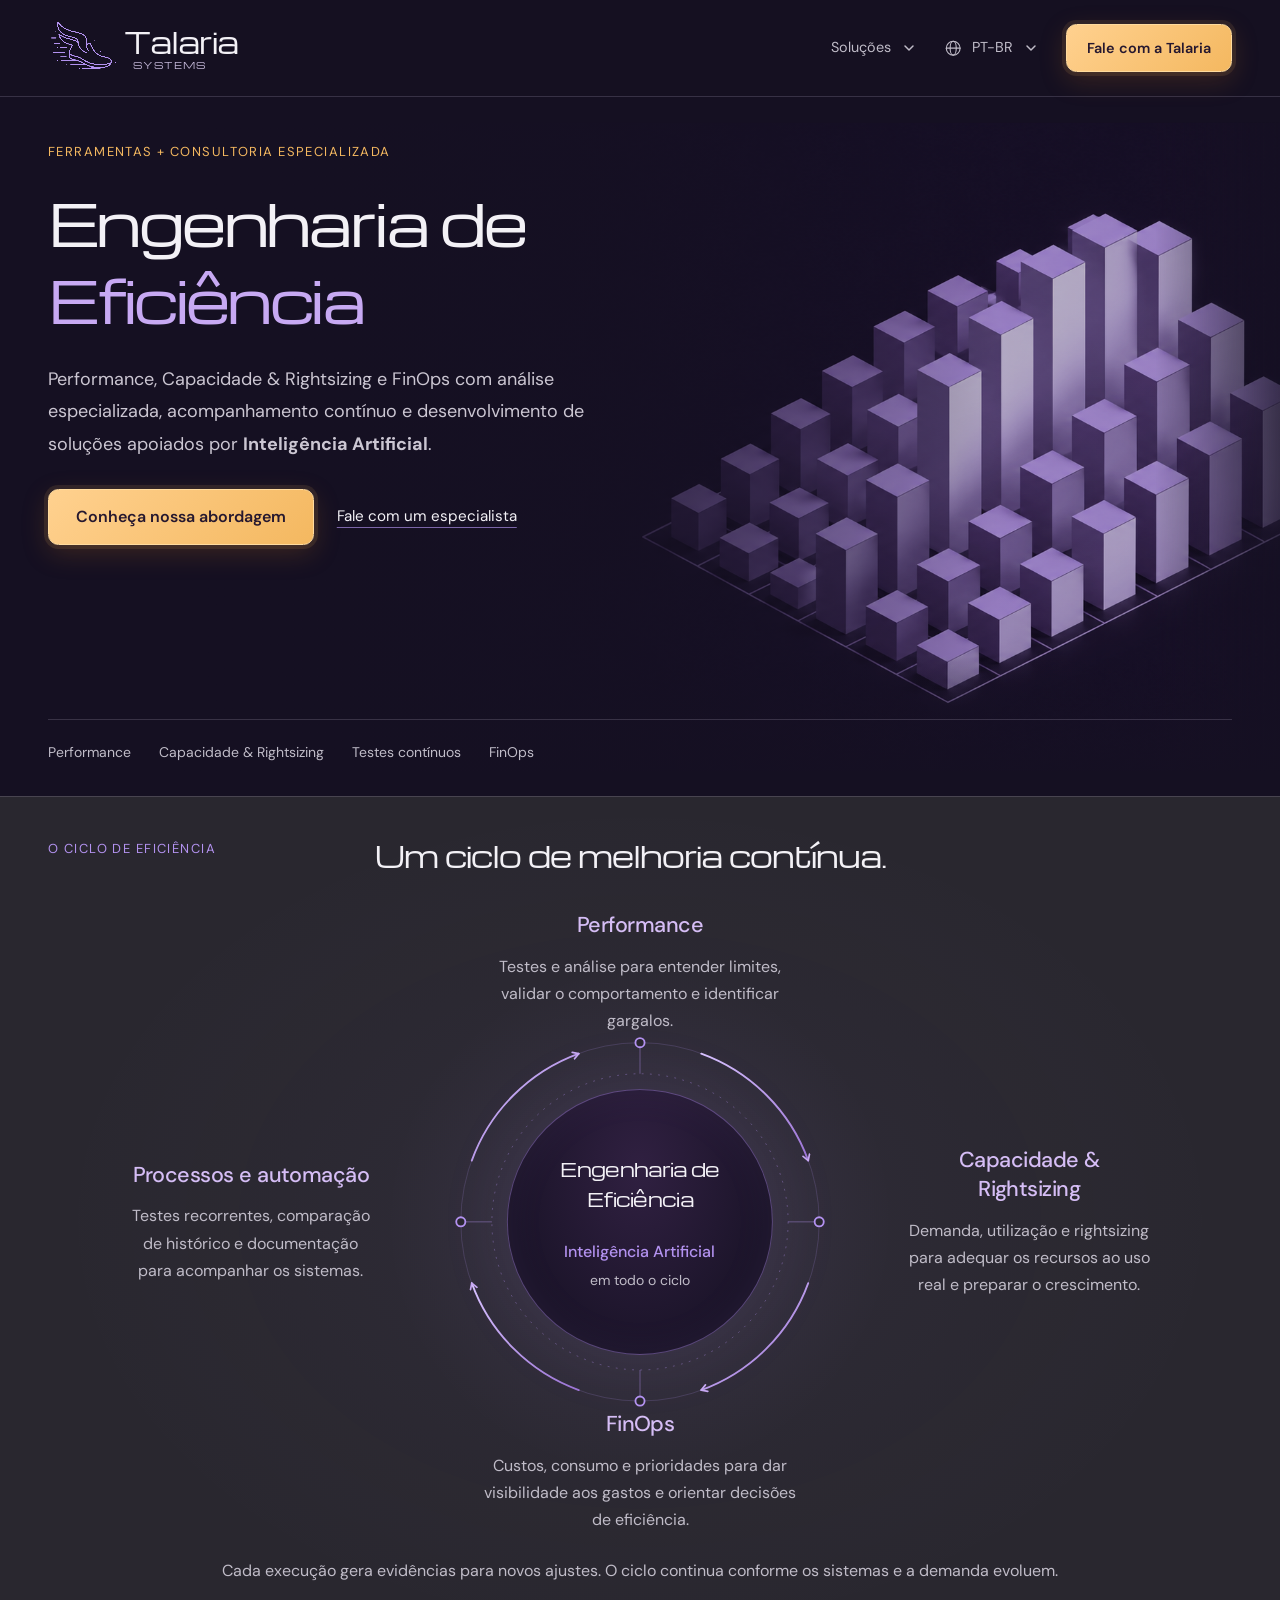
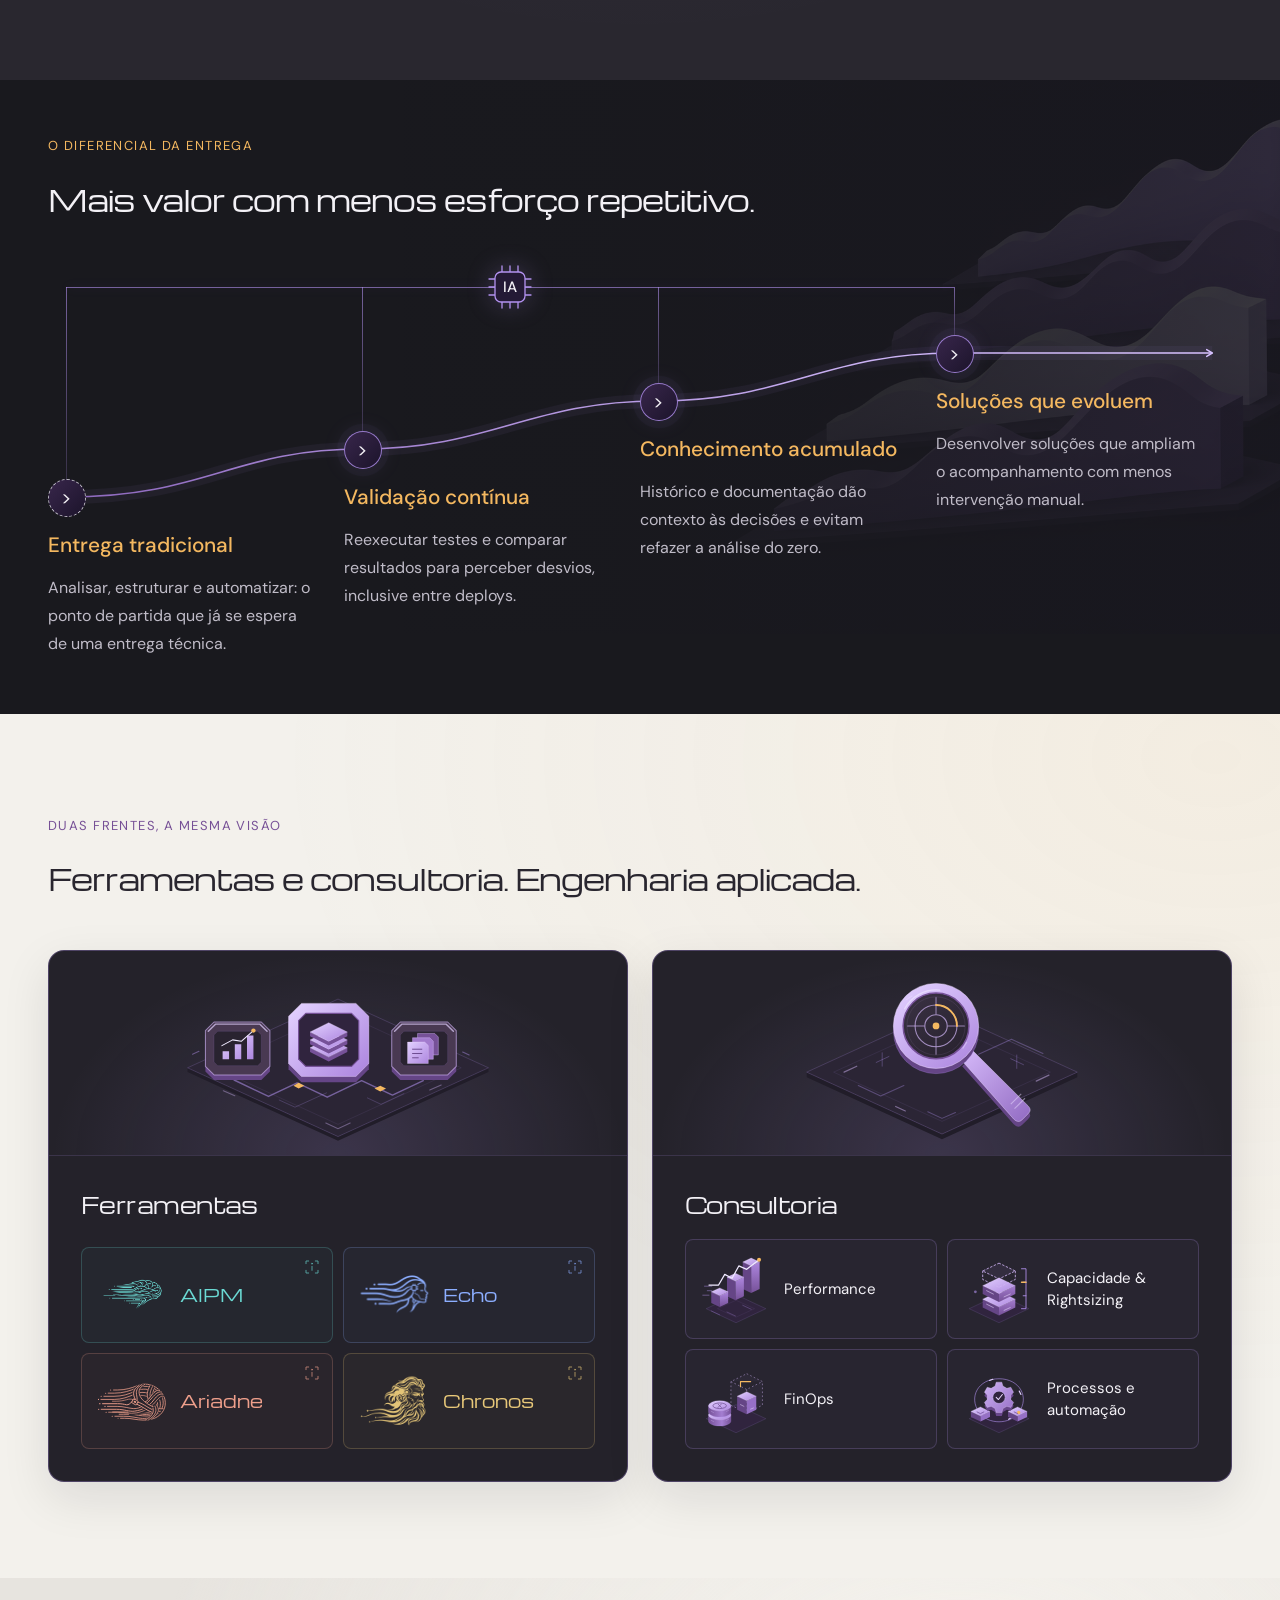
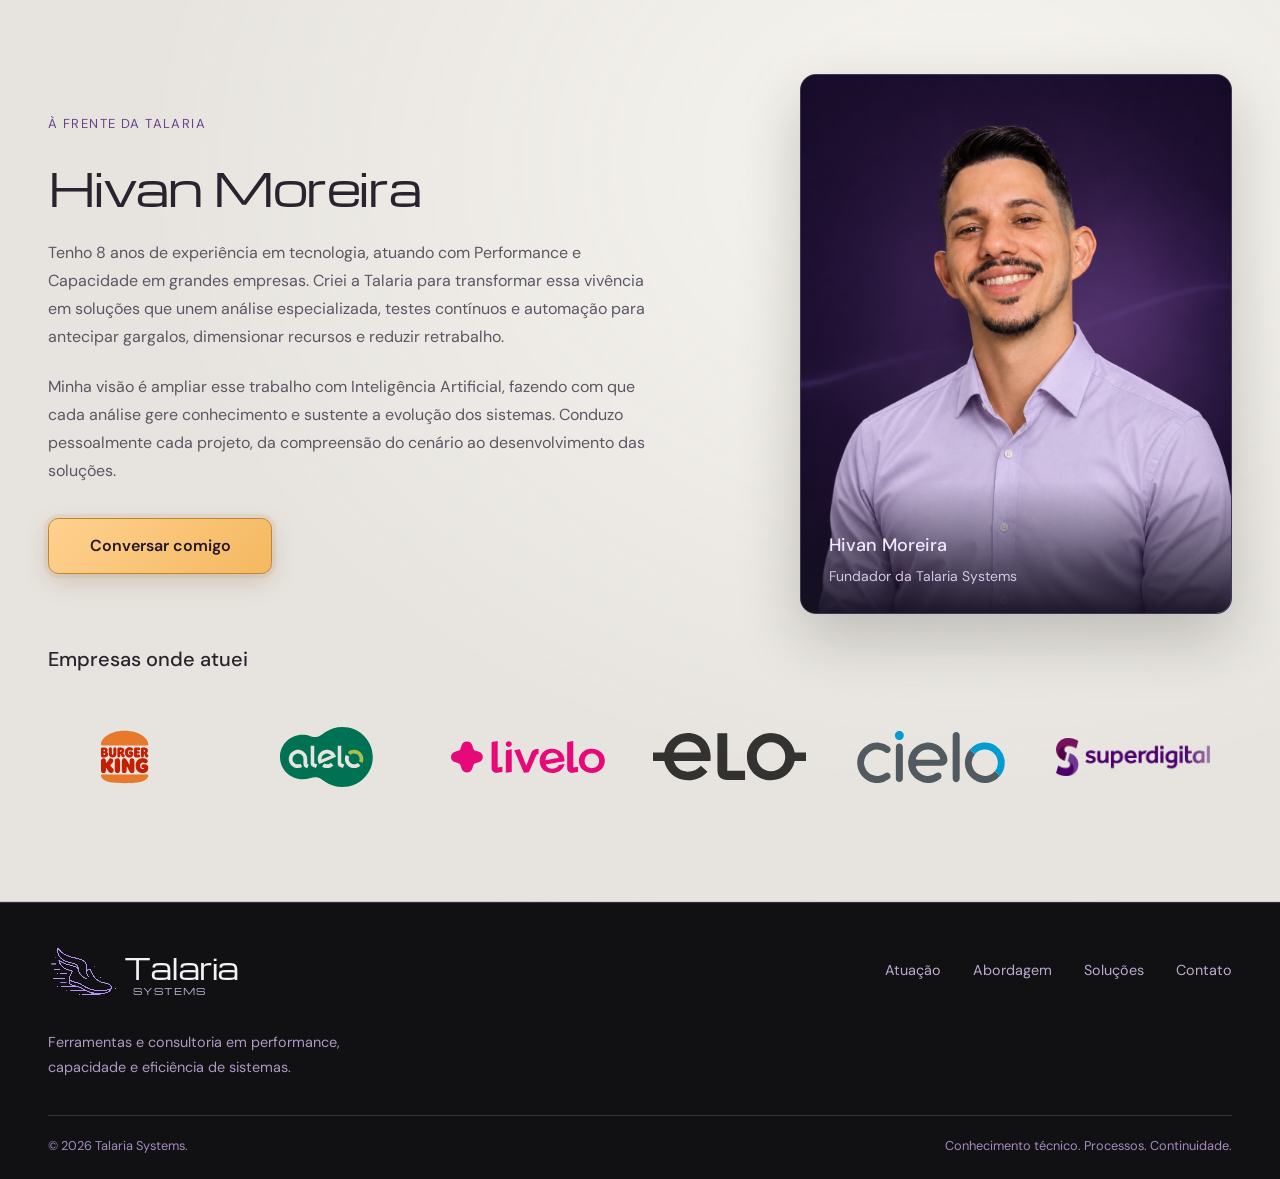
<file: index.html>
<!DOCTYPE html>
<html lang="pt-BR">
<head>
  <meta charset="UTF-8">
  <meta name="viewport" content="width=device-width, initial-scale=1">
  <meta name="theme-color" content="#151022">
  <meta name="description" content="Engenharia de Eficiência em Performance, Capacidade &amp; Rightsizing e FinOps. Análise especializada, acompanhamento contínuo e soluções apoiadas por Inteligência Artificial." data-i18n-content="home.meta.description">
  <title data-i18n="home.meta.title">Talaria Systems — Engenharia de Eficiência</title>
  <link rel="icon" href="favicon.ico" sizes="any">
  <link rel="apple-touch-icon" href="apple-touch-icon.png">
  <link rel="preconnect" href="https://fonts.googleapis.com">
  <link rel="preconnect" href="https://fonts.gstatic.com" crossorigin>
  <link href="https://fonts.googleapis.com/css2?family=DM+Sans:wght@400;500;600&family=Michroma&display=swap" rel="stylesheet">
  <link rel="stylesheet" href="styles.css">
  <script src="script.js" defer></script>
  <script src="tool-tooltips.js" defer></script>
  <script src="locales/catalog.js" defer></script>
  <script src="i18n.js" defer></script>
</head>
<body>
  <a class="skip-link" href="#main" data-i18n="common.skip">Pular para o conteúdo</a>
  <header class="site-header">
    <nav class="container header-inner" aria-label="Navegação principal" data-i18n-aria-label="common.nav.label">
      <a class="brand-signature" href="index.html" aria-label="Talaria Systems — início" data-i18n-aria-label="common.nav.home"><span class="brand-mark"><img src="branding/logos/logo-fast-lavanda-plano-v2.svg" width="1254" height="1254" alt=""></span><span class="brand-copy"><span class="brand-title">Talaria</span><span class="brand-subtitle">SYSTEMS</span></span></a>
      <button class="menu-toggle" type="button" aria-expanded="false" aria-controls="navigation"><span data-i18n="common.nav.menu">Menu</span><span class="menu-lines" aria-hidden="true"></span></button>
      <div class="nav-links" id="navigation">
        <details class="nav-dropdown solutions-dropdown">
          <summary class="nav-link nav-dropdown-toggle" data-i18n="common.nav.solutions">Soluções<svg class="nav-chevron" viewBox="0 0 16 16" aria-hidden="true"><path d="m4 6 4 4 4-4"/></svg></summary>
          <div class="solutions-menu">
            <div class="nav-menu-group">
              <p class="nav-menu-heading" data-i18n="common.nav.tools">Ferramentas</p>
              <a class="nav-product-link" href="ferramentas/aipm/index.html">
                <span class="nav-product-name">AIPM</span>
                <span class="nav-menu-description" data-i18n="common.nav.productDescription">Análises e relatórios de performance com IA</span>
              </a>
              <a class="nav-product-link" href="ferramentas/echo/index.html">
                <span class="nav-product-name nav-product-name--echo" translate="no">Echo</span>
                <span class="nav-menu-description" data-i18n="common.nav.echoDescription">Teste funcional com carga em paralelo</span>
              </a>
              <a class="nav-product-link" href="ferramentas/ariadne/index.html">
                <span class="nav-product-name nav-product-name--ariadne" translate="no">Ariadne</span>
                <span class="nav-menu-description" data-i18n="common.nav.ariadneDescription">Mapeamento e análise de performance com IA</span>
              </a>
              <a class="nav-product-link" href="ferramentas/chronos/index.html">
                <span class="nav-product-name nav-product-name--chronos" translate="no">Chronos</span>
                <span class="nav-menu-description" data-i18n="common.nav.chronosDescription">Testes recorrentes, baseline e relatórios</span>
              </a>
            </div>
            <div class="nav-menu-group">
              <p class="nav-menu-heading" data-i18n="common.nav.services">Serviços</p>
              <a class="nav-menu-link" href="servicos/performance/index.html" data-i18n="common.performance">Performance</a>
              <a class="nav-menu-link" href="servicos/capacidade/index.html" data-i18n="common.capacity">Capacidade &amp; Rightsizing</a>
              <a class="nav-menu-link" href="servicos/finops/index.html" data-i18n="service.finops.label">FinOps</a>
              <a class="nav-menu-link" href="servicos/automacao/index.html" data-i18n="common.automation">Processos e automação</a>
            </div>
          </div>
        </details>
        <details class="nav-dropdown language-dropdown">
          <summary class="nav-link nav-dropdown-toggle" aria-label="Idioma" data-i18n-aria-label="common.nav.language">
            <svg class="nav-globe" viewBox="0 0 24 24" aria-hidden="true"><circle cx="12" cy="12" r="9"/><ellipse cx="12" cy="12" rx="4" ry="9"/><path d="M3 12h18"/></svg>
            <span data-current-language translate="no">PT-BR</span>
            <svg class="nav-chevron" viewBox="0 0 16 16" aria-hidden="true"><path d="m4 6 4 4 4-4"/></svg>
          </summary>
          <div class="language-menu" translate="no">
            <button type="button" data-language="en" lang="en" aria-pressed="false"><span>EN</span>English</button>
            <button type="button" data-language="pt-BR" lang="pt-BR" aria-pressed="true"><span>PT-BR</span>Português (Brasil)</button>
            <button type="button" data-language="pt-PT" lang="pt-PT" aria-pressed="false"><span>PT</span>Português (Portugal)</button>
            <button type="button" data-language="es" lang="es" aria-pressed="false"><span>ES</span>Español</button>
          </div>
        </details>
        <a class="button button-small header-contact" href="https://outlook.office.com/book/AvaliaoInicialTalariaSystems@talariasystems.com.br/" target="_blank" rel="noopener" data-i18n="common.nav.cta">Fale com a Talaria</a>
      </div>
    </nav>
  </header>
  <main id="main">
    <section class="hero" id="home" aria-labelledby="hero-title">
      <div class="hero-art" aria-hidden="true"><img src="branding/assets/isometrico-capacidade-v1.png" alt="" fetchpriority="high"></div>
      <div class="container hero-content">
        <div class="hero-copy">
          <p class="eyebrow" data-i18n="home.hero.eyebrow">Ferramentas + consultoria especializada</p>
          <h1 id="hero-title" data-i18n="home.hero.title">Engenharia de<br><span data-i18n="home.hero.titleAccent">Eficiência</span></h1>
          <p class="hero-description" data-i18n="home.hero.description -">Performance, Capacidade &amp; Rightsizing e FinOps com análise especializada, acompanhamento contínuo e desenvolvimento de soluções apoiados por <strong data-i18n="common.ai">Inteligência Artificial</strong>.</p>
          <div class="hero-actions"><a class="button" href="#services" data-i18n="home.hero.primary">Conheça nossa abordagem</a><a class="text-link" href="https://outlook.office.com/book/AvaliaoInicialTalariaSystems@talariasystems.com.br/" target="_blank" rel="noopener" data-i18n="home.hero.secondary">Fale com um especialista</a></div>
        </div>
        <div class="hero-scope"><span data-i18n="common.performance">Performance</span><span data-i18n="common.capacity">Capacidade &amp; Rightsizing</span><span data-i18n="home.hero.continuousTests">Testes contínuos</span><span>FinOps</span></div>
      </div>
    </section>
    <section class="section expertise" id="services" aria-labelledby="services-title">
      <div class="container">
        <div class="section-intro">
          <p class="eyebrow" data-i18n="home.cycle.eyebrow">O ciclo de Eficiência</p>
          <div>
            <h2 class="section-title" id="services-title" data-i18n="home.cycle.title">Um ciclo de melhoria contínua.</h2>
          </div>
        </div>
        <figure class="cycle-figure">
          <div class="efficiency-cycle">
            <svg class="cycle-paths" viewBox="0 0 1120 680" aria-hidden="true" focusable="false">
              <defs>
                <linearGradient id="cycle-flow-color" x1="0" y1="0" x2="1" y2="1">
                  <stop stop-color="#d7c1ff"></stop>
                  <stop offset="1" stop-color="#9b73d4"></stop>
                </linearGradient>
                <marker id="cycle-arrow" viewBox="0 0 8 8" refX="6" refY="4" markerWidth="5" markerHeight="5" orient="auto">
                  <path d="M1 1 6 4 1 7" fill="none" stroke="#c7a9f3" stroke-width="1.5" stroke-linecap="round" stroke-linejoin="round"></path>
                </marker>
              </defs>
              <circle class="cycle-orbit" cx="560" cy="340" r="196"></circle>
              <g class="cycle-spokes">
                <path d="M560 178V144M722 340H756M560 502V536M398 340H364"></path>
              </g>
              <g class="cycle-rotor">
                <circle class="cycle-ai-orbit" cx="560" cy="340" r="162"></circle>
                <g class="cycle-flows" marker-end="url(#cycle-arrow)">
                  <path d="M627 156A196 196 0 0 1 744 273"></path>
                  <path d="M744 407A196 196 0 0 1 627 524"></path>
                  <path d="M493 524A196 196 0 0 1 376 407"></path>
                  <path d="M376 273A196 196 0 0 1 493 156"></path>
                </g>
                <g class="cycle-junctions">
                  <circle cx="560" cy="144" r="5"></circle>
                  <circle cx="756" cy="340" r="5"></circle>
                  <circle cx="560" cy="536" r="5"></circle>
                  <circle cx="364" cy="340" r="5"></circle>
                </g>
              </g>
            </svg>
            <div class="cycle-core">
              <p class="cycle-core-title" data-i18n="home.hero.title home.hero.titleAccent">Engenharia de<br>Eficiência</p>
              <p class="cycle-ai-label" data-i18n="common.ai">Inteligência Artificial<span data-i18n="home.cycle.ai">em todo o ciclo</span></p>
            </div>
            <ol class="cycle-stages" role="list" aria-label="Frentes do ciclo de Engenharia de Eficiência" data-i18n-aria-label="home.cycle.label">
              <li class="cycle-stage cycle-performance" id="performance">
                <h3><a class="cycle-service-link" href="servicos/performance/index.html" data-i18n="common.performance">Performance</a></h3>
                <p data-i18n="home.cycle.performance">Testes e análise para entender limites, validar o comportamento e identificar gargalos.</p>
              </li>
              <li class="cycle-stage cycle-capacity" id="capacity">
                <h3><a class="cycle-service-link" href="servicos/capacidade/index.html" data-i18n="common.capacity">Capacidade &amp; Rightsizing</a></h3>
                <p data-i18n="home.cycle.capacity">Demanda, utilização e rightsizing para adequar os recursos ao uso real e preparar o crescimento.</p>
              </li>
              <li class="cycle-stage cycle-finops" id="finops">
                <h3><a class="cycle-service-link" href="servicos/finops/index.html" data-i18n="service.finops.label">FinOps</a></h3>
                <p data-i18n="home.cycle.finops">Custos, consumo e prioridades para dar visibilidade aos gastos e orientar decisões de eficiência.</p>
              </li>
              <li class="cycle-stage cycle-automation" id="automation">
                <h3><a class="cycle-service-link" href="servicos/automacao/index.html" data-i18n="common.automation">Processos e automação</a></h3>
                <p data-i18n="home.cycle.automation">Testes recorrentes, comparação de histórico e documentação para acompanhar os sistemas.</p>
              </li>
            </ol>
          </div>
          <figcaption class="cycle-caption" data-i18n="home.cycle.caption">Cada execução gera evidências para novos ajustes. O ciclo continua conforme os sistemas e a demanda evoluem.</figcaption>
        </figure>
      </div>
    </section>
    <section class="section approach" id="approach" aria-labelledby="approach-title">
      <div class="section-art" aria-hidden="true"><img src="branding/assets/isometrico-fluxos-v1.png" alt="" loading="lazy"></div>
      <div class="container">
        <div class="approach-intro">
          <p class="eyebrow" data-i18n="home.approach.eyebrow">O diferencial da entrega</p>
          <h2 class="section-title" id="approach-title" data-i18n="home.approach.title">Mais valor com menos esforço repetitivo.</h2>
        </div>
        <div class="method-journey">
          <svg class="method-route" viewBox="0 0 1200 144" preserveAspectRatio="none" aria-hidden="true" focusable="false">
            <defs>
              <linearGradient id="method-route-color" x1="0" y1="1" x2="1" y2="0">
                <stop stop-color="#8f6abf"></stop>
                <stop offset="1" stop-color="#d7c1ff"></stop>
              </linearGradient>
              <marker id="method-route-arrow" viewBox="0 0 8 8" refX="6" refY="4" markerWidth="6" markerHeight="6" orient="auto">
                <path d="M1 1 6 4 1 7" fill="none" stroke="#d7c1ff" stroke-width="1.3" stroke-linecap="round" stroke-linejoin="round"></path>
              </marker>
            </defs>
            <path class="method-route-halo" d="M18 144C160 144 188 96 318 96S488 48 618 48S788 0 918 0H1180"></path>
            <path class="method-route-line" d="M18 144C160 144 188 96 318 96S488 48 618 48S788 0 918 0H1180" marker-end="url(#method-route-arrow)"></path>
          </svg>
          <svg class="method-ai" viewBox="0 0 48 48" role="img" aria-label="Inteligência Artificial conectada a todas as quatro etapas da entrega" data-i18n-aria-label="home.approach.aiLabel">
            <path d="M16 9V3M24 9V3M32 9V3M16 39V45M24 39V45M32 39V45M9 16H3M9 24H3M9 32H3M39 16H45M39 24H45M39 32H45" fill="none" stroke="currentColor" stroke-width="1.3" stroke-linecap="round"></path>
            <rect x="9" y="9" width="30" height="30" rx="6" fill="#241a35" stroke="currentColor" stroke-width="1.3"></rect>
            <text x="24" y="29" text-anchor="middle" data-i18n="common.aiShort">IA</text>
          </svg>
          <ol class="method-grid" role="list" aria-label="Da entrega tradicional à evolução contínua" data-i18n-aria-label="home.approach.stepsLabel">
            <li class="method-step"><span class="method-direction" aria-hidden="true">&gt;</span><h3 data-i18n="home.approach.traditionalTitle">Entrega tradicional</h3><p data-i18n="home.approach.traditional">Analisar, estruturar e automatizar: o ponto de partida que já se espera de uma entrega técnica.</p></li>
            <li class="method-step"><span class="method-direction" aria-hidden="true">&gt;</span><h3 data-i18n="home.approach.validationTitle">Validação contínua</h3><p data-i18n="home.approach.validation">Reexecutar testes e comparar resultados para perceber desvios, inclusive entre deploys.</p></li>
            <li class="method-step"><span class="method-direction" aria-hidden="true">&gt;</span><h3 data-i18n="home.approach.knowledgeTitle">Conhecimento acumulado</h3><p data-i18n="home.approach.knowledge">Histórico e documentação dão contexto às decisões e evitam refazer a análise do zero.</p></li>
            <li class="method-step"><span class="method-direction" aria-hidden="true">&gt;</span><h3 data-i18n="home.approach.evolutionTitle">Soluções que evoluem</h3><p data-i18n="home.approach.evolution">Desenvolver soluções que ampliam o acompanhamento com menos intervenção manual.</p></li>
          </ol>
        </div>
      </div>
    </section>
    <section class="section solutions" id="solutions" aria-labelledby="solutions-title">
      <div class="container">
        <div class="section-intro">
          <p class="eyebrow" data-i18n="home.solutions.eyebrow">Duas frentes, a mesma visão</p>
          <h2 class="section-title" id="solutions-title" data-i18n="home.solutions.title">Ferramentas e consultoria. Engenharia aplicada.</h2>
        </div>
        <div class="solutions-grid">
          <article class="solution" aria-labelledby="tools-title">
            <div class="solution-visual solution-visual--tools" aria-hidden="true">
              <img src="branding/assets/ferramentas-plataforma-v2.svg" alt="" width="480" height="250" loading="lazy" decoding="async">
            </div>
            <div class="solution-copy">
              <h3 id="tools-title" data-i18n="common.nav.tools">Ferramentas</h3>
              <nav class="tool-logos" aria-label="Ferramentas" data-i18n-aria-label="common.nav.tools">
              <div class="tool-card tool-card--aipm" data-tool-card>
              <a class="tool-logo-link" href="ferramentas/aipm/index.html" aria-label="Conhecer a AIPM" data-i18n-aria-label="common.aipmLink" aria-describedby="tool-summary-aipm">
                <svg viewBox="250 200 1050 600" aria-hidden="true" focusable="false">
                  <defs><filter id="aipm-home-mark-color" color-interpolation-filters="sRGB"><feFlood flood-color="currentColor" result="ink"/><feComposite in="ink" in2="SourceGraphic" operator="in"/></filter></defs>
                  <image href="branding/ferramentas/aipm/marca-original.png" width="1536" height="1024" filter="url(#aipm-home-mark-color)"/>
                </svg>
                <span>AIPM</span>
              </a>
              <button class="tool-summary-button" type="button" data-tool-summary aria-label="Resumo da AIPM" data-i18n-aria-label="home.tools.aipm.summaryLabel" aria-controls="tool-summary-aipm" aria-describedby="tool-summary-aipm" aria-expanded="false" hidden><svg viewBox="0 0 24 24" aria-hidden="true" focusable="false"><path d="M7 3H3v4m14-4h4v4M3 17v4h4m14-4v4h-4M12 11v6"/><circle cx="12" cy="7" r=".8"/></svg></button>
              </div>
              <div class="tool-card tool-card--echo" data-tool-card>
              <a class="tool-logo-link tool-logo-link--echo" href="ferramentas/echo/index.html" aria-label="Conhecer a Echo" data-i18n-aria-label="common.echoLink" aria-describedby="tool-summary-echo">
                <svg viewBox="150 175 1175 700" aria-hidden="true" focusable="false">
                  <defs><filter id="echo-home-mark-color" color-interpolation-filters="sRGB"><feFlood flood-color="currentColor" result="ink"/><feComposite in="ink" in2="SourceGraphic" operator="in"/></filter></defs>
                  <image href="branding/ferramentas/echo/simbolo.png" width="1536" height="1024" filter="url(#echo-home-mark-color)"/>
                </svg>
                <span translate="no">Echo</span>
              </a>
              <button class="tool-summary-button" type="button" data-tool-summary aria-label="Resumo da Echo" data-i18n-aria-label="home.tools.echo.summaryLabel" aria-controls="tool-summary-echo" aria-describedby="tool-summary-echo" aria-expanded="false" hidden><svg viewBox="0 0 24 24" aria-hidden="true" focusable="false"><path d="M7 3H3v4m14-4h4v4M3 17v4h4m14-4v4h-4M12 11v6"/><circle cx="12" cy="7" r=".8"/></svg></button>
              </div>
              <div class="tool-card tool-card--ariadne" data-tool-card>
              <a class="tool-logo-link tool-logo-link--ariadne" href="ferramentas/ariadne/index.html" aria-label="Conhecer a Ariadne" data-i18n-aria-label="common.ariadneLink" aria-describedby="tool-summary-ariadne">
                <img src="branding/ferramentas/ariadne/simbolo.svg" width="320" height="196" alt="">
                <span translate="no">Ariadne</span>
              </a>
              <button class="tool-summary-button" type="button" data-tool-summary aria-label="Resumo da Ariadne" data-i18n-aria-label="home.tools.ariadne.summaryLabel" aria-controls="tool-summary-ariadne" aria-describedby="tool-summary-ariadne" aria-expanded="false" hidden><svg viewBox="0 0 24 24" aria-hidden="true" focusable="false"><path d="M7 3H3v4m14-4h4v4M3 17v4h4m14-4v4h-4M12 11v6"/><circle cx="12" cy="7" r=".8"/></svg></button>
              </div>
              <div class="tool-card tool-card--chronos" data-tool-card>
              <a class="tool-logo-link tool-logo-link--chronos" href="ferramentas/chronos/index.html" aria-label="Conhecer a Chronos" data-i18n-aria-label="common.chronosLink" aria-describedby="tool-summary-chronos">
                <svg viewBox="50 0 1436 1024" aria-hidden="true" focusable="false"><defs><filter id="chronos-home-mark-color" color-interpolation-filters="sRGB"><feFlood flood-color="currentColor" result="ink"/><feComposite in="ink" in2="SourceGraphic" operator="in"/></filter></defs><image href="branding/ferramentas/chronos/simbolo.png" width="1536" height="1024" filter="url(#chronos-home-mark-color)"/></svg>
                <span translate="no">Chronos</span>
              </a>
              <button class="tool-summary-button" type="button" data-tool-summary aria-label="Resumo da Chronos" data-i18n-aria-label="home.tools.chronos.summaryLabel" aria-controls="tool-summary-chronos" aria-describedby="tool-summary-chronos" aria-expanded="false" hidden><svg viewBox="0 0 24 24" aria-hidden="true" focusable="false"><path d="M7 3H3v4m14-4h4v4M3 17v4h4m14-4v4h-4M12 11v6"/><circle cx="12" cy="7" r=".8"/></svg></button>
              </div>
              </nav>
            </div>
          </article>
          <article class="solution" aria-labelledby="consulting-title">
            <div class="solution-visual solution-visual--consulting" aria-hidden="true">
              <img src="branding/assets/consultoria-lupa-alvo-v1.svg" alt="" width="420" height="240" loading="lazy" decoding="async">
            </div>
            <div class="solution-copy">
              <h3 id="consulting-title" data-i18n="home.solutions.consultingTitle">Consultoria</h3>
              <nav class="consulting-services" aria-label="Serviços" data-i18n-aria-label="common.nav.services">
                <a href="servicos/performance/index.html"><img src="branding/icons/services/performance.svg" alt="" width="128" height="128" loading="lazy" decoding="async"><span data-i18n="common.performance">Performance</span></a>
                <a href="servicos/capacidade/index.html"><img src="branding/icons/services/capacidade.svg" alt="" width="128" height="128" loading="lazy" decoding="async"><span data-i18n="common.capacity">Capacidade &amp; Rightsizing</span></a>
                <a href="servicos/finops/index.html"><img src="branding/icons/services/finops.svg" alt="" width="128" height="128" loading="lazy" decoding="async"><span data-i18n="service.finops.label">FinOps</span></a>
                <a href="servicos/automacao/index.html"><img src="branding/icons/services/automacao.svg" alt="" width="128" height="128" loading="lazy" decoding="async"><span data-i18n="common.automation">Processos e automação</span></a>
              </nav>
            </div>
          </article>
        </div>
      </div>
    </section>
    <div class="tool-tooltip tool-tooltip--aipm" id="tool-summary-aipm" role="tooltip" hidden>
      <strong class="tool-tooltip-title" translate="no">AIPM</strong>
      <p data-i18n="home.tools.aipm.summary">A AIPM centraliza métricas, análises e histórico por projeto para transformar os resultados dos testes em relatórios de performance com IA. A equipe revisa as conclusões e usa as evidências para orientar as próximas decisões.</p>
      <p class="tool-tooltip-label" data-i18n="home.tools.features">Funcionalidades</p>
      <ul class="tool-tooltip-features">
        <li data-i18n="aipm.analysis.point1">Análises de performance geradas automaticamente por IA.</li>
        <li data-i18n="aipm.analysis.point2">Relatórios automáticos a partir dos resultados.</li>
        <li data-i18n="aipm.analysis.point3">Dashboards para explorar métricas e apoiar a investigação.</li>
        <li data-i18n="home.tools.aipm.planning">Planejamento de cenários, perfil de carga e critérios de sucesso.</li>
        <li data-i18n="aipm.projects.point1">Agendamento e acompanhamento das execuções.</li>
        <li data-i18n="aipm.projects.point3">Histórico centralizado para consultar evidências.</li>
        <li data-i18n="home.tools.aipm.scripts">Geração de scripts com IA (em desenvolvimento).</li>
      </ul>
    </div>
    <div class="tool-tooltip tool-tooltip--echo" id="tool-summary-echo" role="tooltip" hidden>
      <strong class="tool-tooltip-title" translate="no">Echo</strong>
      <p data-i18n="home.tools.echo.summary">A Echo aproxima a avaliação de performance da rotina de QA. Enquanto o teste funcional é conduzido na sessão principal, as ações são replicadas em sessões paralelas com dados distintos, gerando carga e um relatório ao final.</p>
      <p class="tool-tooltip-label" data-i18n="home.tools.features">Funcionalidades</p>
      <ul class="tool-tooltip-features">
        <li data-i18n="home.tools.echo.realtime">Replicação das ações do QA em tempo real.</li>
        <li data-i18n="home.tools.echo.sessions">Quantidade de sessões e dados distintos por sessão.</li>
        <li data-i18n="home.tools.echo.load">Geração de carga durante o teste funcional.</li>
        <li data-i18n="echo.report.point1">Tempos de resposta: média, p90 e p95.</li>
        <li data-i18n="echo.report.point2">Carregamento do frontend e marcos como DOM carregado.</li>
        <li data-i18n="home.tools.echo.report">Relatório com visão agregada, erros e detalhe por sessão.</li>
      </ul>
    </div>
    <div class="tool-tooltip tool-tooltip--ariadne" id="tool-summary-ariadne" role="tooltip" hidden>
      <strong class="tool-tooltip-title" translate="no">Ariadne</strong>
      <p data-i18n="home.tools.ariadne.summary">A Ariadne explora os fluxos de um site a partir de uma URL, com instruções do usuário ou descoberta por IA. As métricas coletadas com sitespeed.io e a análise por IA são reunidas em um mapa interativo das páginas e chamadas observadas.</p>
      <p class="tool-tooltip-label" data-i18n="home.tools.features">Funcionalidades</p>
      <ul class="tool-tooltip-features">
        <li data-i18n="home.tools.ariadne.discovery">Exploração de fluxos por instruções ou descoberta por IA.</li>
        <li data-i18n="home.tools.ariadne.metrics">Coleta de métricas com sitespeed.io.</li>
        <li data-i18n="home.tools.ariadne.analysis">Análise de performance de páginas e chamadas por IA.</li>
        <li data-i18n="home.tools.ariadne.map">Mapa interativo das conexões observadas.</li>
        <li data-i18n="home.tools.ariadne.inspection">Métricas por ponto do mapa para orientar a investigação.</li>
      </ul>
    </div>
    <div class="tool-tooltip tool-tooltip--chronos" id="tool-summary-chronos" role="tooltip" hidden>
      <strong class="tool-tooltip-title" translate="no">Chronos</strong>
      <p data-i18n="home.tools.chronos.summary">A Chronos executa scripts ou cenários existentes de forma recorrente, independentemente dos deploys. O histórico constrói uma baseline para reconhecer desvios, enquanto relatórios periódicos apoiam a investigação do responsável e o acompanhamento de cada aplicação.</p>
      <p class="tool-tooltip-label" data-i18n="home.tools.features">Funcionalidades</p>
      <ul class="tool-tooltip-features">
        <li data-i18n="home.tools.chronos.schedule">Agendamento de scripts ou cenários existentes.</li>
        <li data-i18n="home.tools.chronos.runs">Execuções recorrentes independentes dos deploys.</li>
        <li data-i18n="home.tools.chronos.baseline">Histórico de performance e construção da baseline.</li>
        <li data-i18n="home.tools.chronos.comparison">Comparação de resultados e identificação de desvios.</li>
        <li data-i18n="home.tools.chronos.reports">Relatórios periódicos por aplicação, com saúde, problemas e direções de investigação.</li>
      </ul>
    </div>
    <section class="section about" id="about" aria-labelledby="about-title">
      <div class="container about-grid">
        <div class="about-copy">
          <p class="eyebrow" data-i18n="home.about.eyebrow">À frente da Talaria</p>
          <h2 class="section-title" id="about-title">Hivan Moreira</h2>
          <p data-i18n="home.about.experience">Tenho 8 anos de experiência em tecnologia, atuando com Performance e Capacidade em grandes empresas. Criei a Talaria para transformar essa vivência em soluções que unem análise especializada, testes contínuos e automação para antecipar gargalos, dimensionar recursos e reduzir retrabalho.</p>
          <p data-i18n="home.about.vision">Minha visão é ampliar esse trabalho com Inteligência Artificial, fazendo com que cada análise gere conhecimento e sustente a evolução dos sistemas. Conduzo pessoalmente cada projeto, da compreensão do cenário ao desenvolvimento das soluções.</p>
          <a class="button" href="https://outlook.office.com/book/AvaliaoInicialTalariaSystems@talariasystems.com.br/" target="_blank" rel="noopener" data-i18n="home.about.cta">Conversar comigo</a>
        </div>
        <figure class="founder-portrait">
          <img src="branding/portraits/hivan-moreira-retrato-v2.png" alt="Hivan Moreira" width="1122" height="1402" loading="lazy">
          <figcaption><span>Hivan Moreira</span><span data-i18n="home.about.founder">Fundador da Talaria Systems</span></figcaption>
        </figure>
      </div>
      <div class="container career">
        <div class="career-heading">
          <div>
            <h3 id="career-title" data-i18n="home.career.title">Empresas onde atuei</h3>
          </div>
        </div>
        <p class="visually-hidden" id="career-motion-hint" data-i18n="home.career.hint">A faixa pausa quando o cursor permanece sobre ela por meio segundo, ou ao receber foco. Clique ou pressione Espaço para manter a animação pausada.</p>
        <div class="clients-viewport" id="career-viewport" tabindex="0" role="region" aria-roledescription="carrossel" aria-labelledby="career-title" aria-describedby="career-motion-hint" data-i18n-aria-roledescription="home.career.carousel">
          <div class="clients-track">
          <ul class="clients-list" role="list">
            <li class="client-logo client-logo-compact"><img src="branding/logos/clientes/burger-king-transparent.svg" alt="Burger King" width="569" height="620" loading="lazy" decoding="async"></li>
            <li class="client-logo client-logo-compact"><img src="branding/logos/clientes/alelo.svg" alt="Alelo" width="62" height="40" loading="lazy" decoding="async"></li>
            <li class="client-logo"><img src="branding/logos/clientes/livelo.svg" alt="Livelo" width="562" height="120" loading="lazy" decoding="async"></li>
            <li class="client-logo client-logo-dark"><img src="branding/logos/clientes/elo.svg" alt="Elo" width="86" height="27" loading="lazy" decoding="async"></li>
            <li class="client-logo"><img src="branding/logos/clientes/cielo.svg" alt="Cielo" width="96" height="32" loading="lazy" decoding="async"></li>
            <li class="client-logo"><img src="branding/logos/clientes/superdigital.png" alt="Superdigital" width="1280" height="318" loading="lazy" decoding="async"></li>
            <li class="client-logo client-logo-compact"><img src="branding/logos/clientes/b3.png" alt="B3" width="75" height="65" loading="lazy" decoding="async"></li>
            <li class="client-logo client-logo-dark"><img src="branding/logos/clientes/banco-original.svg" alt="Banco Original" width="134" height="40" loading="lazy" decoding="async"></li>
            <li class="client-logo client-logo-dark"><img src="branding/logos/clientes/dock.svg" alt="Dock" width="136" height="40" loading="lazy" decoding="async"></li>
            <li class="client-logo"><img src="branding/logos/clientes/assai.png" alt="Assaí Atacadista" width="4096" height="3057" loading="lazy" decoding="async"></li>
            <li class="client-logo"><img src="branding/logos/clientes/porto.svg" alt="Porto Seguro" width="140" height="32" loading="lazy" decoding="async"></li>
            <li class="client-logo"><img src="branding/logos/clientes/lg-lugar-de-gente.svg" alt="LG lugar de gente" width="192" height="55" loading="lazy" decoding="async"></li>
            <li class="client-logo"><img src="branding/logos/clientes/seguros-unimed.png" alt="Seguros Unimed" width="1920" height="709" loading="lazy" decoding="async"></li>
          </ul>
          </div>
        </div>
      </div>
    </section>
  </main>
  <footer class="site-footer"><div class="container footer-main"><div><a class="brand-signature footer-brand" href="#home" aria-label="Talaria Systems — início" data-i18n-aria-label="common.nav.home"><span class="brand-mark"><img src="branding/logos/logo-fast-lavanda-plano-v2.svg" width="1254" height="1254" alt="" loading="lazy"></span><span class="brand-copy"><span class="brand-title">Talaria</span><span class="brand-subtitle">SYSTEMS</span></span></a><p data-i18n="home.footer.line1 home.footer.line2">Ferramentas e consultoria em performance,<br>capacidade e eficiência de sistemas.</p></div><nav aria-label="Navegação do rodapé" data-i18n-aria-label="common.nav.footer"><a href="#services" data-i18n="common.nav.expertise">Atuação</a><a href="#approach" data-i18n="common.nav.approach">Abordagem</a><a href="#solutions" data-i18n="common.nav.solutions">Soluções</a><a href="https://outlook.office.com/book/AvaliaoInicialTalariaSystems@talariasystems.com.br/" target="_blank" rel="noopener" data-i18n="common.nav.contact">Contato</a></nav></div><div class="container footer-bottom"><p>© <span id="copyright-year">2026</span> Talaria Systems.</p><p data-i18n="home.footer.tagline">Conhecimento técnico. Processos. Continuidade.</p></div></footer>
</body>
</html>
</file>
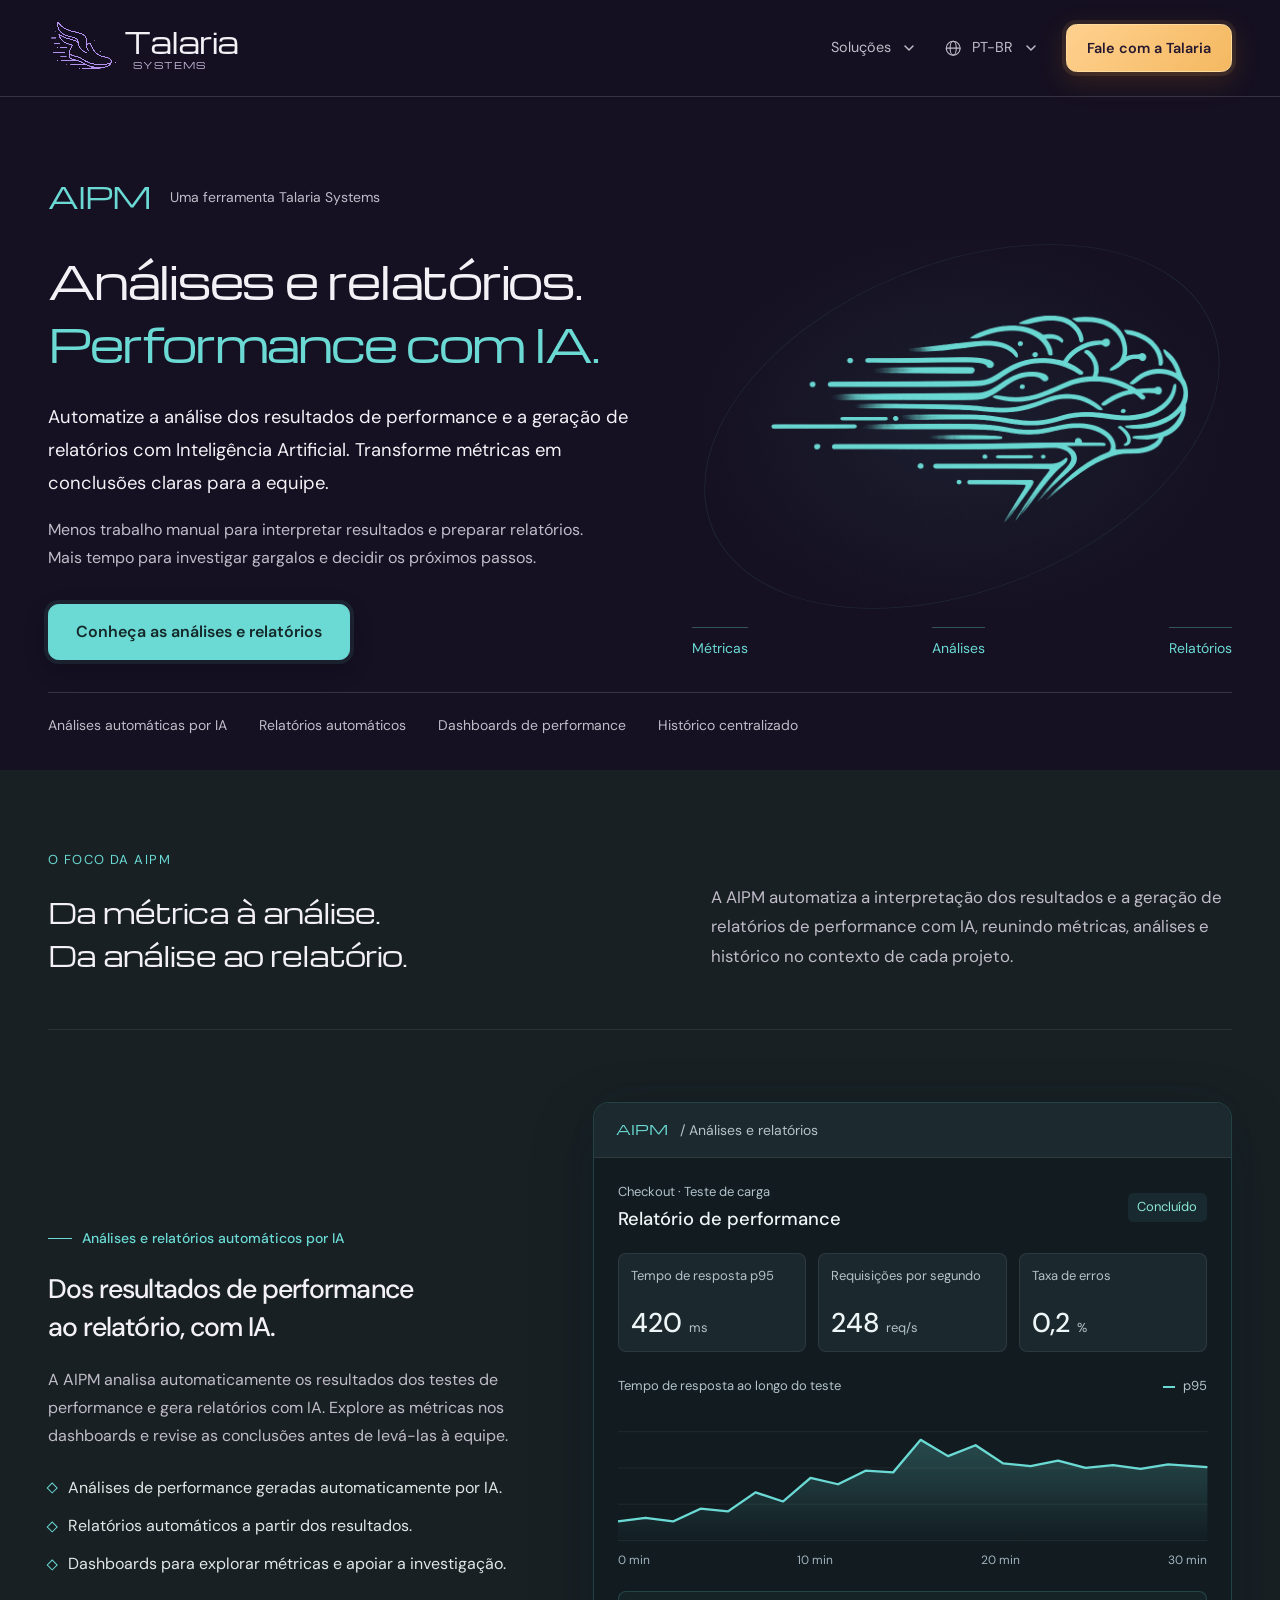
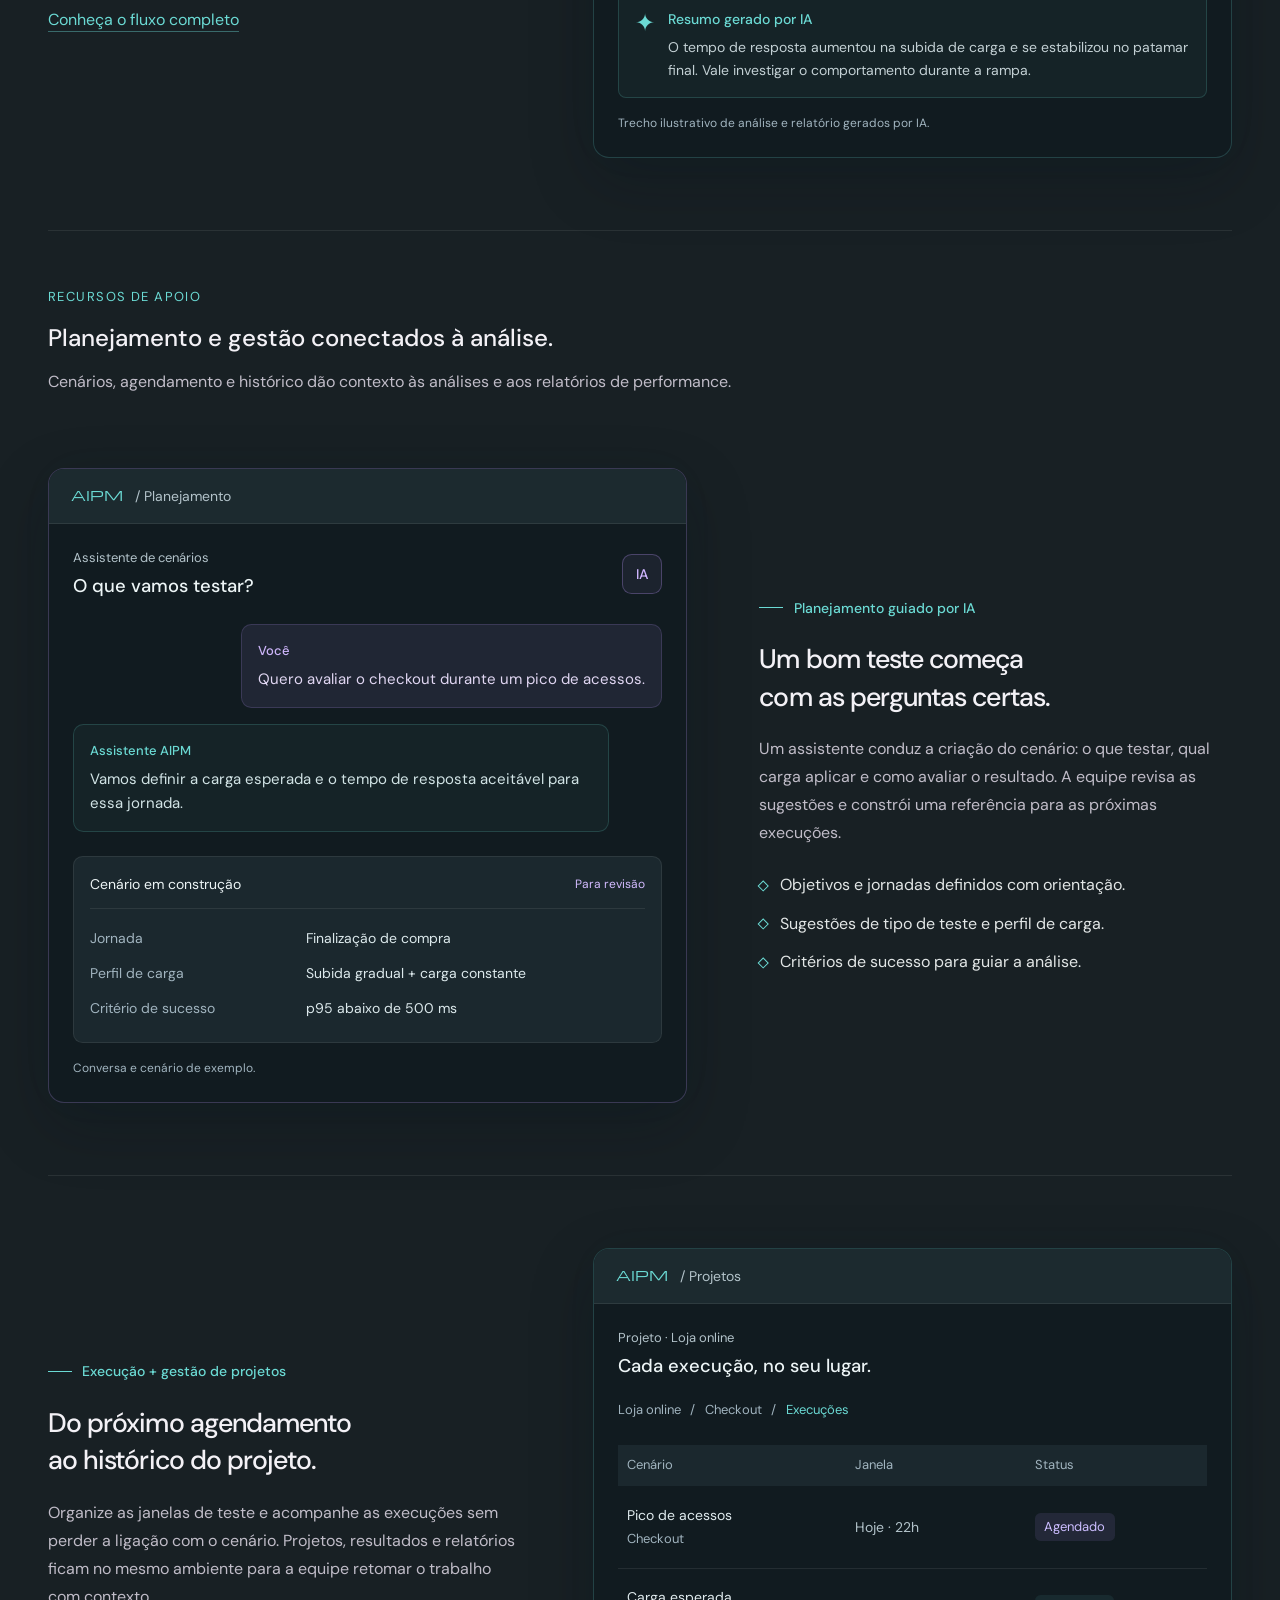
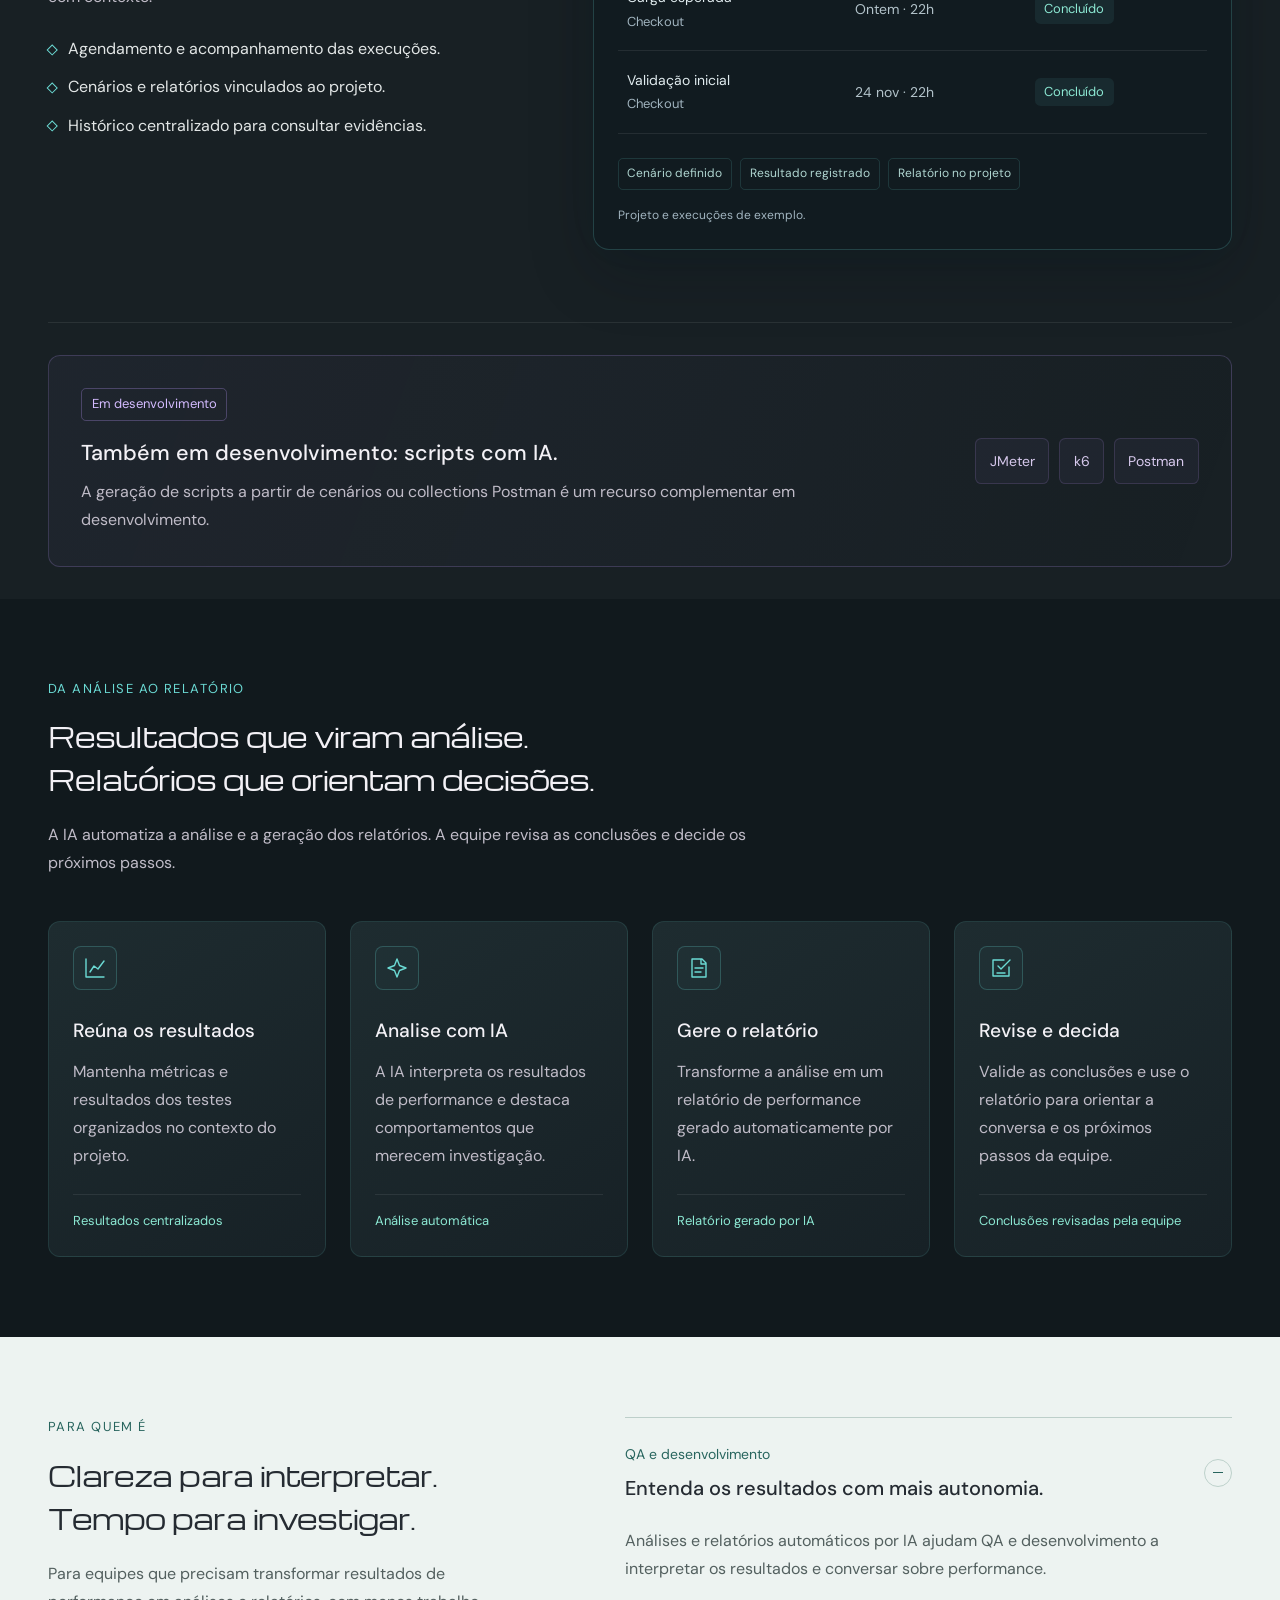
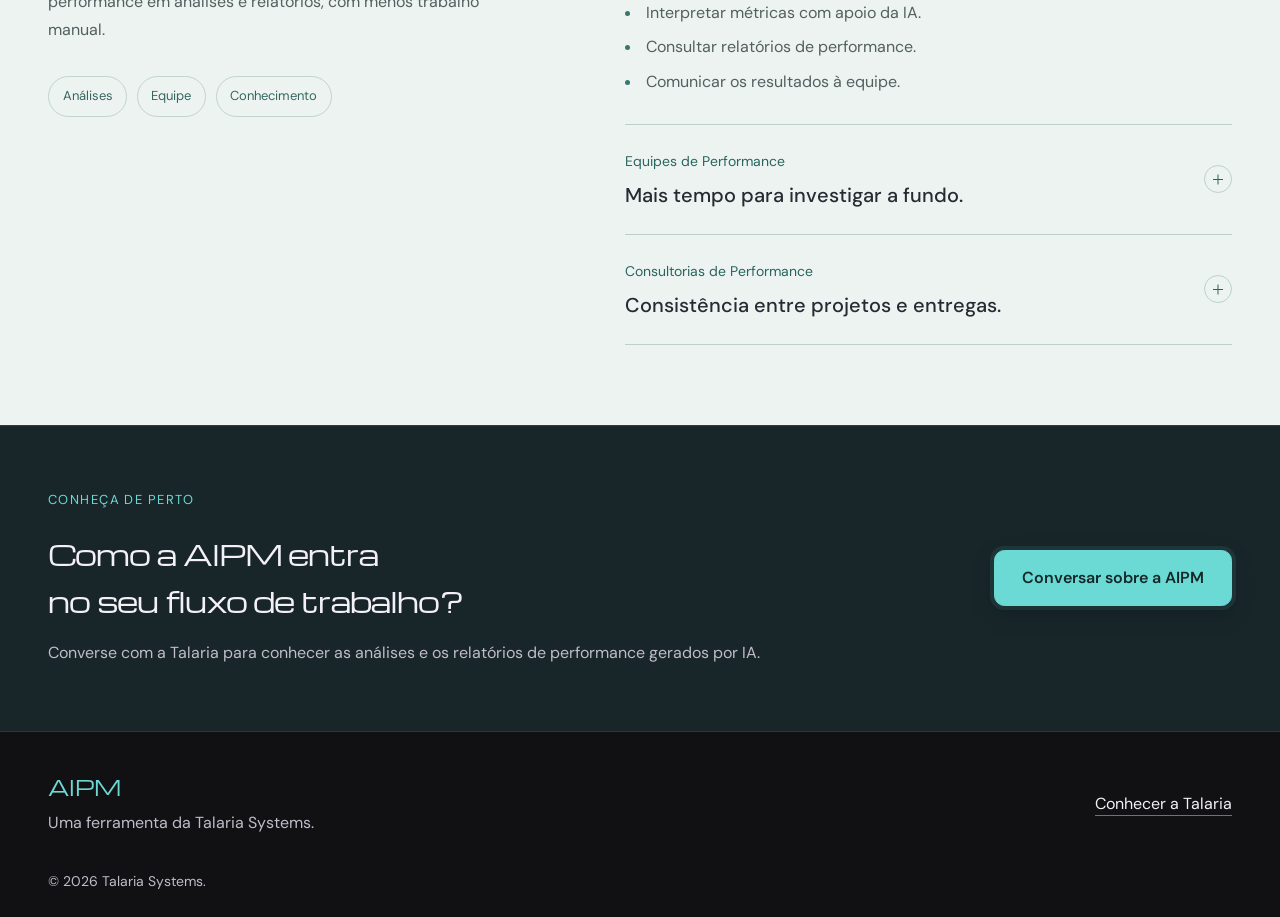
<file: ferramentas/aipm/index.html>
<!DOCTYPE html>
<html lang="pt-BR">
<head>
  <meta charset="UTF-8">
  <meta name="viewport" content="width=device-width, initial-scale=1">
  <meta name="theme-color" content="#151022">
  <meta name="description" content="Automatize análises e relatórios de performance com IA. A AIPM transforma resultados de testes em conclusões claras, com dashboards e histórico por projeto." data-i18n-content="aipm.meta.description">
  <title data-i18n="aipm.meta.title">AIPM — Análises e Relatórios de Performance com IA | Talaria Systems</title>
  <link rel="icon" href="../../favicon.ico" sizes="any">
  <link rel="apple-touch-icon" href="../../apple-touch-icon.png">
  <link rel="preconnect" href="https://fonts.googleapis.com">
  <link rel="preconnect" href="https://fonts.gstatic.com" crossorigin>
  <link href="https://fonts.googleapis.com/css2?family=DM+Sans:wght@400;500;600&family=Michroma&display=swap" rel="stylesheet">
  <link rel="stylesheet" href="../../styles.css">
  <link rel="stylesheet" href="../ferramentas.css">
  <link rel="stylesheet" href="aipm.css">
  <script src="../../script.js" defer></script>
  <script src="../../locales/catalog.js" defer></script>
  <script src="../../i18n.js" defer></script>
</head>
<body class="product-page aipm-page">
  <a class="skip-link" href="#main" data-i18n="common.skip">Pular para o conteúdo</a>
  <header class="site-header">
    <nav class="container header-inner" aria-label="Navegação principal" data-i18n-aria-label="common.nav.label">
      <a class="brand-signature" href="../../index.html" aria-label="Talaria Systems — início" data-i18n-aria-label="common.nav.home"><span class="brand-mark"><img src="../../branding/logos/logo-fast-lavanda-plano-v2.svg" width="1254" height="1254" alt=""></span><span class="brand-copy"><span class="brand-title">Talaria</span><span class="brand-subtitle">SYSTEMS</span></span></a>
      <button class="menu-toggle" type="button" aria-expanded="false" aria-controls="navigation"><span data-i18n="common.nav.menu">Menu</span><span class="menu-lines" aria-hidden="true"></span></button>
      <div class="nav-links" id="navigation">
        <details class="nav-dropdown solutions-dropdown">
          <summary class="nav-link nav-dropdown-toggle" data-i18n="common.nav.solutions">Soluções<svg class="nav-chevron" viewBox="0 0 16 16" aria-hidden="true"><path d="m4 6 4 4 4-4"/></svg></summary>
          <div class="solutions-menu">
            <div class="nav-menu-group">
              <p class="nav-menu-heading" data-i18n="common.nav.tools">Ferramentas</p>
              <a class="nav-product-link" href="../../ferramentas/aipm/index.html">
                <span class="nav-product-name">AIPM</span>
                <span class="nav-menu-description" data-i18n="common.nav.productDescription">Análises e relatórios de performance com IA</span>
              </a>
              <a class="nav-product-link" href="../../ferramentas/echo/index.html">
                <span class="nav-product-name nav-product-name--echo" translate="no">Echo</span>
                <span class="nav-menu-description" data-i18n="common.nav.echoDescription">Teste funcional com carga em paralelo</span>
              </a>
              <a class="nav-product-link" href="../../ferramentas/ariadne/index.html">
                <span class="nav-product-name nav-product-name--ariadne" translate="no">Ariadne</span>
                <span class="nav-menu-description" data-i18n="common.nav.ariadneDescription">Mapeamento e análise de performance com IA</span>
              </a>
              <a class="nav-product-link" href="../../ferramentas/chronos/index.html">
                <span class="nav-product-name nav-product-name--chronos" translate="no">Chronos</span>
                <span class="nav-menu-description" data-i18n="common.nav.chronosDescription">Testes recorrentes, baseline e relatórios</span>
              </a>
            </div>
            <div class="nav-menu-group">
              <p class="nav-menu-heading" data-i18n="common.nav.services">Serviços</p>
              <a class="nav-menu-link" href="../../servicos/performance/index.html" data-i18n="common.performance">Performance</a>
              <a class="nav-menu-link" href="../../servicos/capacidade/index.html" data-i18n="common.capacity">Capacidade &amp; Rightsizing</a>
              <a class="nav-menu-link" href="../../servicos/finops/index.html" data-i18n="service.finops.label">FinOps</a>
              <a class="nav-menu-link" href="../../servicos/automacao/index.html" data-i18n="common.automation">Processos e automação</a>
            </div>
          </div>
        </details>
        <details class="nav-dropdown language-dropdown">
          <summary class="nav-link nav-dropdown-toggle" aria-label="Idioma" data-i18n-aria-label="common.nav.language">
            <svg class="nav-globe" viewBox="0 0 24 24" aria-hidden="true"><circle cx="12" cy="12" r="9"/><ellipse cx="12" cy="12" rx="4" ry="9"/><path d="M3 12h18"/></svg>
            <span data-current-language translate="no">PT-BR</span>
            <svg class="nav-chevron" viewBox="0 0 16 16" aria-hidden="true"><path d="m4 6 4 4 4-4"/></svg>
          </summary>
          <div class="language-menu" translate="no">
            <button type="button" data-language="en" lang="en" aria-pressed="false"><span>EN</span>English</button>
            <button type="button" data-language="pt-BR" lang="pt-BR" aria-pressed="true"><span>PT-BR</span>Português (Brasil)</button>
            <button type="button" data-language="pt-PT" lang="pt-PT" aria-pressed="false"><span>PT</span>Português (Portugal)</button>
            <button type="button" data-language="es" lang="es" aria-pressed="false"><span>ES</span>Español</button>
          </div>
        </details>
        <a class="button button-small header-contact" href="https://outlook.office.com/book/AvaliaoInicialTalariaSystems@talariasystems.com.br/" target="_blank" rel="noopener" data-i18n="common.nav.cta">Fale com a Talaria</a>
      </div>
    </nav>
  </header>
  <main id="main">
    <section class="product-hero" id="visao-geral" aria-labelledby="product-title">
      <div class="container product-hero-grid">
        <div class="product-hero-copy">
          <p class="product-signature"><span class="product-name">AIPM</span><span data-i18n="aipm.hero.signature">Uma ferramenta Talaria Systems</span></p>
          <h1 id="product-title" data-i18n="aipm.hero.title">Análises e relatórios.<br><span data-i18n="aipm.hero.titleAccent">Performance com IA.</span></h1>
          <p class="product-lead" data-i18n="aipm.hero.lead">Automatize a análise dos resultados de performance e a geração de relatórios com Inteligência Artificial. Transforme métricas em conclusões claras para a equipe.</p>
          <p class="product-hero-detail" data-i18n="aipm.hero.detail">Menos trabalho manual para interpretar resultados e preparar relatórios. Mais tempo para investigar gargalos e decidir os próximos passos.</p>
          <a class="button product-button" href="#recursos" data-i18n="aipm.hero.cta">Conheça as análises e relatórios</a>
        </div>
        <div class="aipm-hero-art" aria-hidden="true">
          <div class="aipm-art-grid"></div>
          <svg class="aipm-mark" viewBox="0 0 1536 1024" aria-hidden="true">
            <defs><filter id="aipm-mark-color" color-interpolation-filters="sRGB"><feFlood class="aipm-mark-ink" result="ink"/><feComposite in="ink" in2="SourceGraphic" operator="in"/></filter></defs>
            <image href="../../branding/ferramentas/aipm/marca-original.png" width="1536" height="1024" filter="url(#aipm-mark-color)"/>
          </svg>
          <div class="aipm-art-labels"><span data-i18n="aipm.metrics">Métricas</span><span data-i18n="aipm.analysis">Análises</span><span data-i18n="aipm.reports">Relatórios</span></div>
        </div>
      </div>
      <div class="container product-scope" aria-label="Principais recursos" data-i18n-aria-label="aipm.scope.label"><span data-i18n="aipm.scope.aiAnalysis">Análises automáticas por IA</span><span data-i18n="aipm.scope.reports">Relatórios automáticos</span><span data-i18n="aipm.scope.dashboards">Dashboards de performance</span><span data-i18n="aipm.scope.history">Histórico centralizado</span></div>
    </section>
    <section class="product-section aipm-showcase" id="recursos" aria-labelledby="resources-title">
      <div class="container">
        <div class="aipm-section-intro">
          <div><p class="eyebrow" data-i18n="aipm.features.eyebrow">O foco da AIPM</p><h2 class="product-heading" id="resources-title" data-i18n="aipm.features.title aipm.features.titleLine2">Da métrica à análise.<br>Da análise ao relatório.</h2></div>
          <p data-i18n="aipm.features.intro">A AIPM automatiza a interpretação dos resultados e a geração de relatórios de performance com IA, reunindo métricas, análises e histórico no contexto de cada projeto.</p>
        </div>
        <article class="aipm-feature">
          <div class="aipm-feature-copy">
            <p class="aipm-feature-label" data-i18n="aipm.analysis.label">Análises e relatórios automáticos por IA</p>
            <h3 data-i18n="aipm.analysis.title aipm.analysis.titleLine2">Dos resultados de performance<br>ao relatório, com IA.</h3>
            <p data-i18n="aipm.analysis.description">A AIPM analisa automaticamente os resultados dos testes de performance e gera relatórios com IA. Explore as métricas nos dashboards e revise as conclusões antes de levá-las à equipe.</p>
            <ul class="aipm-feature-points"><li data-i18n="aipm.analysis.point1">Análises de performance geradas automaticamente por IA.</li><li data-i18n="aipm.analysis.point2">Relatórios automáticos a partir dos resultados.</li><li data-i18n="aipm.analysis.point3">Dashboards para explorar métricas e apoiar a investigação.</li></ul>
            <a class="aipm-detail-link" href="#fluxo" data-i18n="aipm.analysis.cta">Conheça o fluxo completo</a>
          </div>
          <figure class="aipm-preview aipm-preview-analysis">
            <figcaption><span class="aipm-preview-brand">AIPM <span data-i18n="aipm.preview.results">/ Análises e relatórios</span></span></figcaption>
            <div class="aipm-preview-body">
              <div class="aipm-screen-heading"><div><span class="aipm-screen-overline" data-i18n="aipm.preview.checkout">Checkout · Teste de carga</span><h4 data-i18n="aipm.preview.overview">Relatório de performance</h4></div><span class="aipm-state" data-i18n="aipm.preview.completed">Concluído</span></div>
              <dl class="aipm-metrics"><div><dt data-i18n="aipm.preview.p95">Tempo de resposta p95</dt><dd>420 <span>ms</span></dd></div><div><dt data-i18n="aipm.preview.rps">Requisições por segundo</dt><dd>248 <span>req/s</span></dd></div><div><dt data-i18n="aipm.preview.errorRate">Taxa de erros</dt><dd data-i18n="aipm.preview.errorValue">0,2 <span>%</span></dd></div></dl>
              <div class="aipm-chart">
                <div class="aipm-chart-heading"><span data-i18n="aipm.preview.chartTitle">Tempo de resposta ao longo do teste</span><span><i></i> p95</span></div>
                <svg viewBox="0 0 600 150" role="img" aria-label="Exemplo de gráfico de tempo de resposta: aumento durante a carga e estabilização ao final" preserveAspectRatio="none" data-i18n-aria-label="aipm.preview.chartLabel">
                  <defs><linearGradient id="aipm-chart-fill" x1="0" y1="0" x2="0" y2="1"><stop offset="0%" stop-color="#6bdad4" stop-opacity=".25"/><stop offset="100%" stop-color="#6bdad4" stop-opacity="0"/></linearGradient></defs>
                  <path d="M0 25H600M0 65H600M0 105H600M0 145H600" fill="none" stroke="#ffffff10"/>
                  <path d="M0 124L28 120L56 124L84 110L112 113L140 92L168 102L196 76L224 83L252 68L280 70L308 34L336 52L364 40L392 60L420 63L448 57L476 65L504 62L532 66L560 61L600 64V150H0Z" fill="url(#aipm-chart-fill)"/>
                  <path d="M0 124L28 120L56 124L84 110L112 113L140 92L168 102L196 76L224 83L252 68L280 70L308 34L336 52L364 40L392 60L420 63L448 57L476 65L504 62L532 66L560 61L600 64" fill="none" stroke="#6bdad4" stroke-width="2.5" stroke-linejoin="round"/>
                </svg>
                <div class="aipm-chart-axis"><span>0 min</span><span>10 min</span><span>20 min</span><span>30 min</span></div>
              </div>
              <div class="aipm-ai-insight"><span class="aipm-ai-symbol" aria-hidden="true">✦</span><div><h5 data-i18n="aipm.preview.aiTitle">Resumo gerado por IA</h5><p data-i18n="aipm.preview.insight">O tempo de resposta aumentou na subida de carga e se estabilizou no patamar final. Vale investigar o comportamento durante a rampa.</p></div></div>
              <p class="aipm-example-note" data-i18n="aipm.preview.analysisNote">Trecho ilustrativo de análise e relatório gerados por IA.</p>
            </div>
          </figure>
        </article>
        <div class="aipm-supporting-intro"><p class="eyebrow" data-i18n="aipm.support.eyebrow">Recursos de apoio</p><h3 data-i18n="aipm.support.title">Planejamento e gestão conectados à análise.</h3><p data-i18n="aipm.support.description">Cenários, agendamento e histórico dão contexto às análises e aos relatórios de performance.</p></div>
        <article class="aipm-feature aipm-feature-reverse">
          <div class="aipm-feature-copy">
            <p class="aipm-feature-label" data-i18n="aipm.planning.label">Planejamento guiado por IA</p>
            <h3 data-i18n="aipm.planning.title aipm.planning.titleLine2">Um bom teste começa<br>com as perguntas certas.</h3>
            <p data-i18n="aipm.planning.description">Um assistente conduz a criação do cenário: o que testar, qual carga aplicar e como avaliar o resultado. A equipe revisa as sugestões e constrói uma referência para as próximas execuções.</p>
            <ul class="aipm-feature-points"><li data-i18n="aipm.planning.point1">Objetivos e jornadas definidos com orientação.</li><li data-i18n="aipm.planning.point2">Sugestões de tipo de teste e perfil de carga.</li><li data-i18n="aipm.planning.point3">Critérios de sucesso para guiar a análise.</li></ul>
          </div>
          <figure class="aipm-preview aipm-preview-planning">
            <figcaption><span class="aipm-preview-brand">AIPM <span data-i18n="aipm.preview.planning">/ Planejamento</span></span></figcaption>
            <div class="aipm-preview-body">
              <div class="aipm-screen-heading"><div><span class="aipm-screen-overline" data-i18n="aipm.preview.assistantTitle">Assistente de cenários</span><h4 data-i18n="aipm.preview.question">O que vamos testar?</h4></div><span class="aipm-ai-badge" data-i18n="common.aiShort">IA</span></div>
              <div class="aipm-conversation"><div class="aipm-message aipm-message-user"><span data-i18n="aipm.preview.you">Você</span><p data-i18n="aipm.preview.userMessage">Quero avaliar o checkout durante um pico de acessos.</p></div><div class="aipm-message aipm-message-assistant"><span data-i18n="aipm.preview.assistant">Assistente AIPM</span><p data-i18n="aipm.preview.assistantMessage">Vamos definir a carga esperada e o tempo de resposta aceitável para essa jornada.</p></div></div>
              <div class="aipm-scenario"><div class="aipm-scenario-heading"><span data-i18n="aipm.preview.scenarioDraft">Cenário em construção</span><span data-i18n="aipm.preview.review">Para revisão</span></div><dl><div><dt data-i18n="aipm.preview.journey">Jornada</dt><dd data-i18n="aipm.preview.checkoutJourney">Finalização de compra</dd></div><div><dt data-i18n="aipm.preview.loadProfile">Perfil de carga</dt><dd data-i18n="aipm.preview.ramp">Subida gradual + carga constante</dd></div><div><dt data-i18n="aipm.preview.success">Critério de sucesso</dt><dd data-i18n="aipm.preview.threshold">p95 abaixo de 500 ms</dd></div></dl></div>
              <p class="aipm-example-note" data-i18n="aipm.preview.planningNote">Conversa e cenário de exemplo.</p>
            </div>
          </figure>
        </article>
        <article class="aipm-feature">
          <div class="aipm-feature-copy">
            <p class="aipm-feature-label" data-i18n="aipm.projects.label">Execução + gestão de projetos</p>
            <h3 data-i18n="aipm.projects.title aipm.projects.titleLine2">Do próximo agendamento<br>ao histórico do projeto.</h3>
            <p data-i18n="aipm.projects.description">Organize as janelas de teste e acompanhe as execuções sem perder a ligação com o cenário. Projetos, resultados e relatórios ficam no mesmo ambiente para a equipe retomar o trabalho com contexto.</p>
            <ul class="aipm-feature-points"><li data-i18n="aipm.projects.point1">Agendamento e acompanhamento das execuções.</li><li data-i18n="aipm.projects.point2">Cenários e relatórios vinculados ao projeto.</li><li data-i18n="aipm.projects.point3">Histórico centralizado para consultar evidências.</li></ul>
          </div>
          <figure class="aipm-preview aipm-preview-projects">
            <figcaption><span class="aipm-preview-brand">AIPM <span data-i18n="aipm.preview.projects">/ Projetos</span></span></figcaption>
            <div class="aipm-preview-body">
              <div class="aipm-screen-heading"><div><span class="aipm-screen-overline" data-i18n="aipm.preview.projectStore">Projeto · Loja online</span><h4 data-i18n="aipm.preview.organized">Cada execução, no seu lugar.</h4></div></div>
              <div class="aipm-project-path"><span data-i18n="aipm.preview.store">Loja online</span><span>/</span><span>Checkout</span><span>/</span><strong data-i18n="aipm.runs">Execuções</strong></div>
              <div class="aipm-table-wrap"><table class="aipm-executions"><caption class="aipm-visually-hidden" data-i18n="aipm.preview.historyLabel">Exemplo de histórico de execuções</caption><thead><tr><th scope="col" data-i18n="aipm.preview.scenario">Cenário</th><th scope="col" data-i18n="aipm.preview.window">Janela</th><th scope="col" data-i18n="aipm.preview.status">Status</th></tr></thead><tbody><tr><th scope="row" data-i18n="aipm.preview.trafficSpike">Pico de acessos<small>Checkout</small></th><td data-i18n="aipm.preview.today">Hoje · 22h</td><td><span class="aipm-state aipm-state-scheduled" data-i18n="aipm.preview.scheduled">Agendado</span></td></tr><tr><th scope="row" data-i18n="aipm.preview.expectedLoad">Carga esperada<small>Checkout</small></th><td data-i18n="aipm.preview.yesterday">Ontem · 22h</td><td><span class="aipm-state" data-i18n="aipm.preview.completed">Concluído</span></td></tr><tr><th scope="row" data-i18n="aipm.preview.initial">Validação inicial<small>Checkout</small></th><td data-i18n="aipm.preview.date">24 nov · 22h</td><td><span class="aipm-state" data-i18n="aipm.preview.completed">Concluído</span></td></tr></tbody></table></div>
              <div class="aipm-linked-artifacts"><span data-i18n="aipm.preview.scenarioDefined">Cenário definido</span><span data-i18n="aipm.preview.resultSaved">Resultado registrado</span><span data-i18n="aipm.preview.reportSaved">Relatório no projeto</span></div>
              <p class="aipm-example-note" data-i18n="aipm.preview.projectsNote">Projeto e execuções de exemplo.</p>
            </div>
          </figure>
        </article>
        <aside class="aipm-development" aria-labelledby="development-title"><div><span class="aipm-development-status" data-i18n="aipm.development.label">Em desenvolvimento</span><h3 id="development-title" data-i18n="aipm.development.title">Também em desenvolvimento: scripts com IA.</h3><p data-i18n="aipm.development.description">A geração de scripts a partir de cenários ou collections Postman é um recurso complementar em desenvolvimento.</p></div><div class="aipm-development-tools" aria-label="Tecnologias previstas" data-i18n-aria-label="aipm.development.technologies"><span>JMeter</span><span>k6</span><span>Postman</span></div></aside>
      </div>
    </section>
    <section class="product-section product-workflow" id="fluxo" aria-labelledby="workflow-title">
      <div class="container">
        <div class="product-intro"><p class="eyebrow" data-i18n="aipm.workflow.eyebrow">Da análise ao relatório</p><h2 class="product-heading" id="workflow-title" data-i18n="aipm.workflow.title aipm.workflow.titleLine2">Resultados que viram análise.<br>Relatórios que orientam decisões.</h2><p data-i18n="aipm.workflow.intro">A IA automatiza a análise e a geração dos relatórios. A equipe revisa as conclusões e decide os próximos passos.</p></div>
        <ol class="product-workflow-list" role="list">
          <li><span class="aipm-flow-icon" aria-hidden="true"><svg viewBox="0 0 24 24"><path d="M3 3v18h18M7 16l4-6 4 3 6-8"/></svg></span><h3 data-i18n="aipm.workflow.resultsTitle">Reúna os resultados</h3><p data-i18n="aipm.workflow.results">Mantenha métricas e resultados dos testes organizados no contexto do projeto.</p><span class="aipm-flow-output" data-i18n="aipm.workflow.resultsOutput">Resultados centralizados</span></li>
          <li><span class="aipm-flow-icon" aria-hidden="true"><svg viewBox="0 0 24 24"><path d="m12 3 2.5 6.5L21 12l-6.5 2.5L12 21l-2.5-6.5L3 12l6.5-2.5z"/></svg></span><h3 data-i18n="aipm.workflow.aiTitle">Analise com IA</h3><p data-i18n="aipm.workflow.ai">A IA interpreta os resultados de performance e destaca comportamentos que merecem investigação.</p><span class="aipm-flow-output" data-i18n="aipm.workflow.aiOutput">Análise automática</span></li>
          <li><span class="aipm-flow-icon" aria-hidden="true"><svg viewBox="0 0 24 24"><path d="M5 3h10l4 4v14H5zM14 3v5h5M8 12h8M8 16h6"/></svg></span><h3 data-i18n="aipm.workflow.reportTitle">Gere o relatório</h3><p data-i18n="aipm.workflow.report">Transforme a análise em um relatório de performance gerado automaticamente por IA.</p><span class="aipm-flow-output" data-i18n="aipm.workflow.reportOutput">Relatório gerado por IA</span></li>
          <li><span class="aipm-flow-icon" aria-hidden="true"><svg viewBox="0 0 24 24"><path d="M20 11v9H4V4h11M9 10l3 3 9-9M8 17h8"/></svg></span><h3 data-i18n="aipm.workflow.reviewTitle">Revise e decida</h3><p data-i18n="aipm.workflow.review">Valide as conclusões e use o relatório para orientar a conversa e os próximos passos da equipe.</p><span class="aipm-flow-output" data-i18n="aipm.workflow.reviewOutput">Conclusões revisadas pela equipe</span></li>
        </ol>
      </div>
    </section>
    <section class="product-section product-audiences" id="equipes" aria-labelledby="audiences-title">
      <div class="container">
        <div class="aipm-audiences-layout">
          <div class="product-intro"><p class="eyebrow" data-i18n="aipm.audiences.eyebrow">Para quem é</p><h2 class="product-heading" id="audiences-title" data-i18n="aipm.audiences.title aipm.audiences.titleLine2">Clareza para interpretar.<br>Tempo para investigar.</h2><p data-i18n="aipm.audiences.intro">Para equipes que precisam transformar resultados de performance em análises e relatórios, com menos trabalho manual.</p><div class="aipm-audience-motif" aria-hidden="true"><span data-i18n="aipm.analysis">Análises</span><span data-i18n="aipm.audiences.team">Equipe</span><span data-i18n="aipm.audiences.knowledge">Conhecimento</span></div></div>
          <div class="aipm-audience-list">
            <details class="aipm-audience" name="aipm-audiences" open><summary><span><span class="aipm-audience-kicker" data-i18n="aipm.audiences.qa">QA e desenvolvimento</span><strong data-i18n="aipm.audiences.qaTitle">Entenda os resultados com mais autonomia.</strong></span><span class="aipm-disclosure" aria-hidden="true"></span></summary><div class="aipm-audience-content"><p data-i18n="aipm.audiences.qaDescription">Análises e relatórios automáticos por IA ajudam QA e desenvolvimento a interpretar os resultados e conversar sobre performance.</p><ul><li data-i18n="aipm.audiences.qaPoint1">Interpretar métricas com apoio da IA.</li><li data-i18n="aipm.audiences.qaPoint2">Consultar relatórios de performance.</li><li data-i18n="aipm.audiences.qaPoint3">Comunicar os resultados à equipe.</li></ul></div></details>
            <details class="aipm-audience" name="aipm-audiences"><summary><span><span class="aipm-audience-kicker" data-i18n="aipm.audiences.performance">Equipes de Performance</span><strong data-i18n="aipm.audiences.performanceTitle">Mais tempo para investigar a fundo.</strong></span><span class="aipm-disclosure" aria-hidden="true"></span></summary><div class="aipm-audience-content"><p data-i18n="aipm.audiences.performanceDescription">Automatize a análise inicial e a geração de relatórios para dedicar mais tempo à investigação dos gargalos e às decisões sobre o sistema.</p><ul><li data-i18n="aipm.audiences.performancePoint1">Manter consistência nas análises de performance.</li><li data-i18n="aipm.audiences.performancePoint2">Reduzir o trabalho manual de análise e documentação.</li><li data-i18n="aipm.audiences.performancePoint3">Consultar resultados e relatórios no contexto do projeto.</li></ul></div></details>
            <details class="aipm-audience" name="aipm-audiences"><summary><span><span class="aipm-audience-kicker" data-i18n="aipm.audiences.consulting">Consultorias de Performance</span><strong data-i18n="aipm.audiences.consultingTitle">Consistência entre projetos e entregas.</strong></span><span class="aipm-disclosure" aria-hidden="true"></span></summary><div class="aipm-audience-content"><p data-i18n="aipm.audiences.consultingDescription">Reúna análises e relatórios de performance em cada projeto, com evidências acessíveis e uma referência comum para a equipe.</p><ul><li data-i18n="aipm.audiences.consultingPoint1">Organizar análises e relatórios por projeto.</li><li data-i18n="aipm.audiences.consultingPoint2">Padronizar análises e relatórios.</li><li data-i18n="aipm.audiences.consultingPoint3">Dar continuidade ao conhecimento entre execuções.</li></ul></div></details>
          </div>
        </div>
      </div>
    </section>
    <section class="aipm-contact" aria-labelledby="aipm-contact-title"><div class="container aipm-contact-inner"><div><p class="eyebrow" data-i18n="aipm.contact.eyebrow">Conheça de perto</p><h2 id="aipm-contact-title" data-i18n="aipm.contact.title aipm.contact.titleLine2">Como a AIPM entra<br>no seu fluxo de trabalho?</h2><p data-i18n="aipm.contact.description">Converse com a Talaria para conhecer as análises e os relatórios de performance gerados por IA.</p></div><a class="button product-button" href="https://outlook.office.com/book/AvaliaoInicialTalariaSystems@talariasystems.com.br/" target="_blank" rel="noopener" data-i18n="aipm.contact.cta">Conversar sobre a AIPM</a></div></section>
  </main>
  <footer class="product-footer"><div class="container product-footer-inner"><div><p class="product-footer-name">AIPM</p><p data-i18n="aipm.footer.signature">Uma ferramenta da Talaria Systems.</p></div><a class="text-link" href="../../index.html#solutions" data-i18n="aipm.footer.home">Conhecer a Talaria</a></div><div class="container product-footer-bottom">© <span id="copyright-year">2026</span> Talaria Systems.</div></footer>
</body>
</html>
</file>
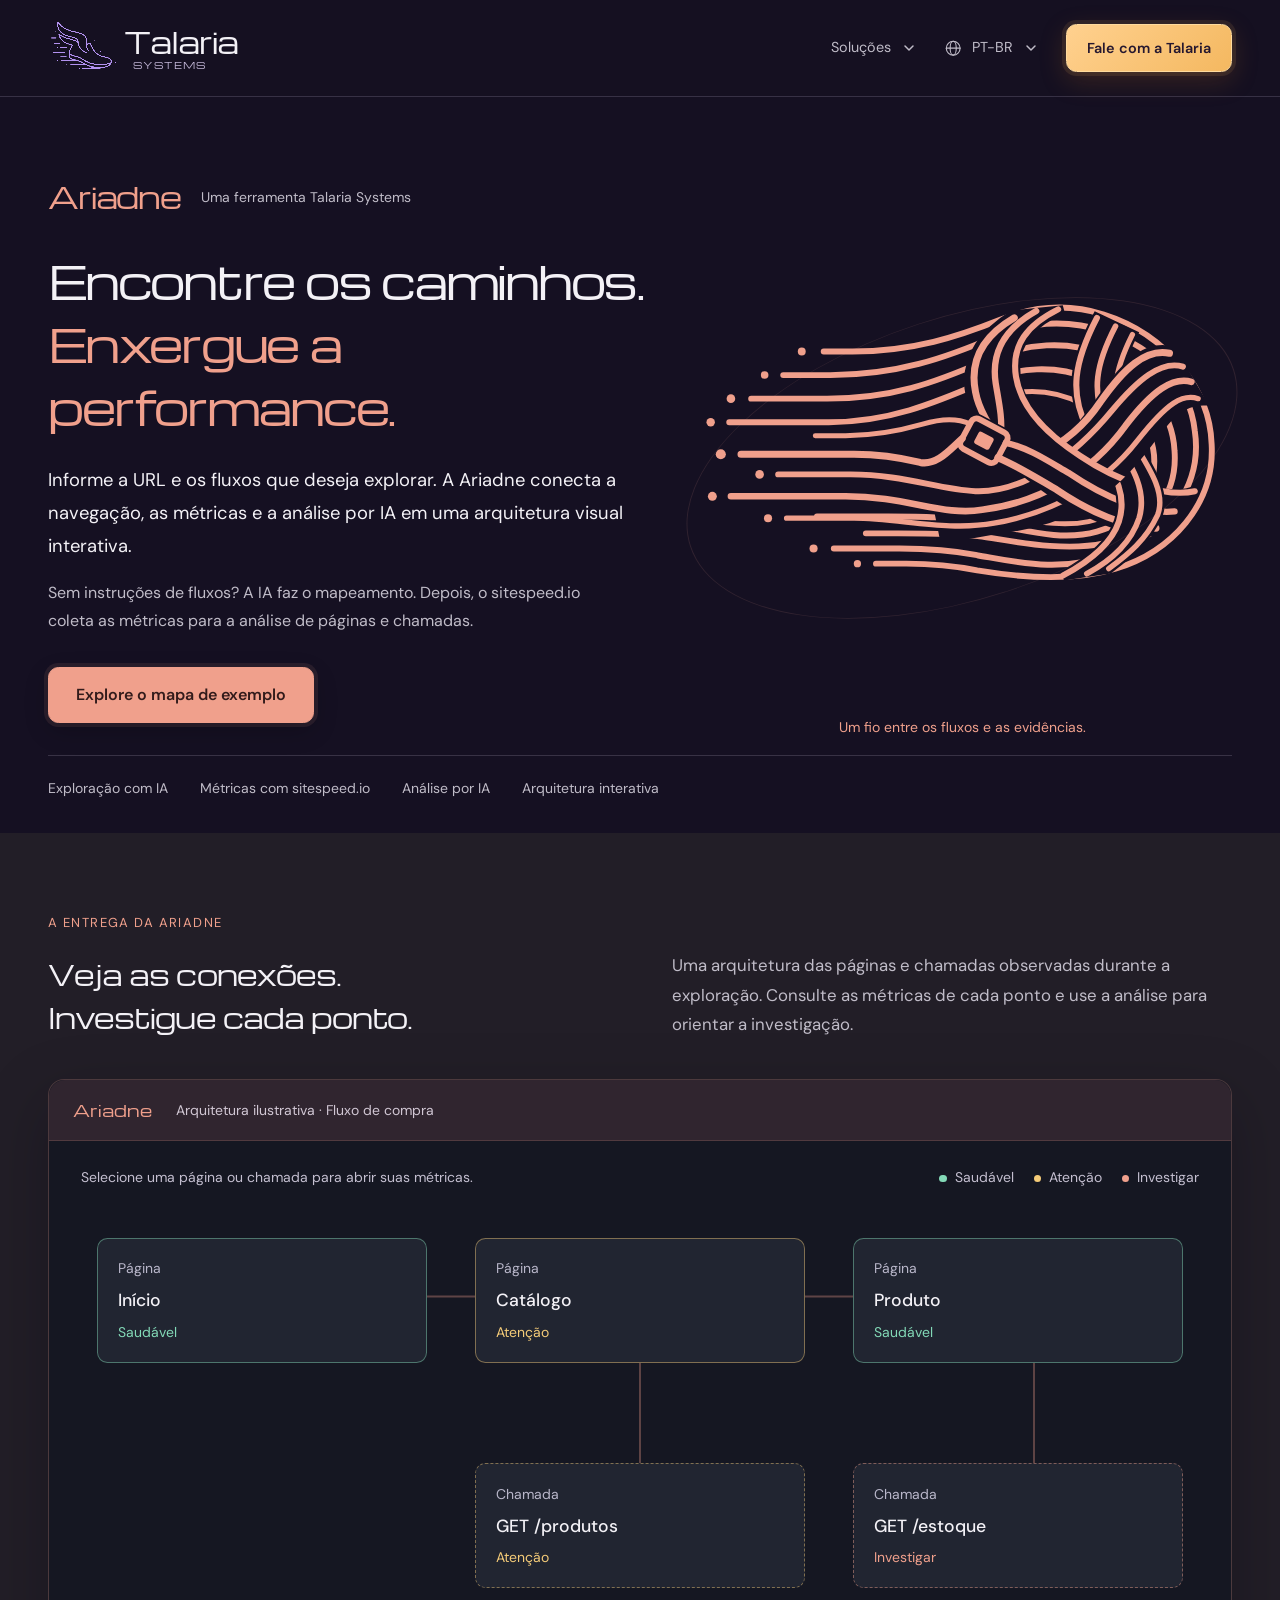
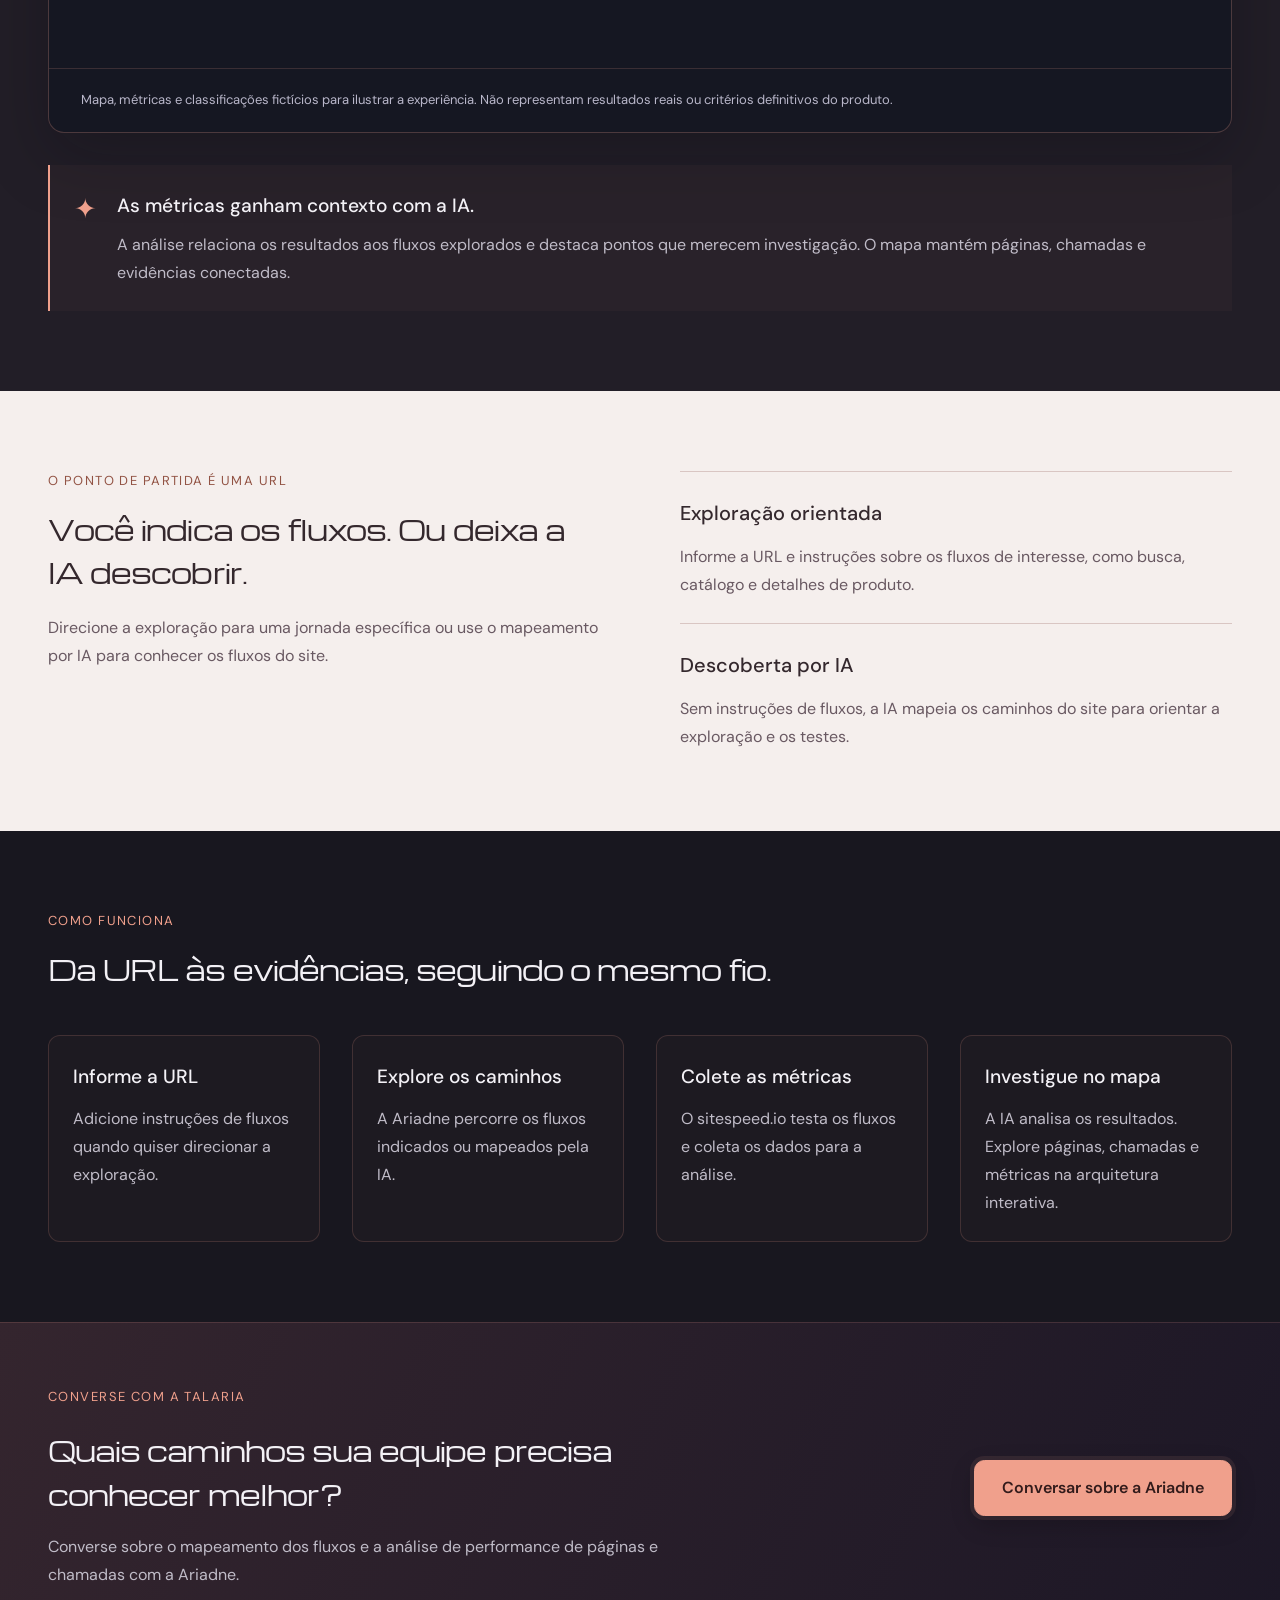
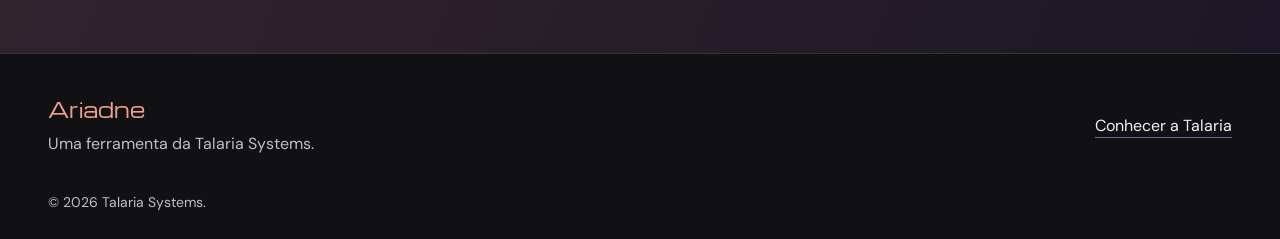
<file: ferramentas/ariadne/index.html>
<!DOCTYPE html>
<html lang="pt-BR">
<head>
  <meta charset="UTF-8">
  <meta name="viewport" content="width=device-width, initial-scale=1">
  <meta name="theme-color" content="#151022">
  <meta name="description" content="Da URL à arquitetura interativa. A Ariadne explora fluxos, coleta métricas com sitespeed.io e usa IA para analisar a performance de páginas e chamadas." data-i18n-content="ariadne.meta.description">
  <title data-i18n="ariadne.meta.title">Ariadne — Mapeamento e análise de performance com IA | Talaria Systems</title>
  <link rel="icon" href="../../favicon.ico" sizes="any">
  <link rel="apple-touch-icon" href="../../apple-touch-icon.png">
  <link rel="preconnect" href="https://fonts.googleapis.com">
  <link rel="preconnect" href="https://fonts.gstatic.com" crossorigin>
  <link href="https://fonts.googleapis.com/css2?family=DM+Sans:wght@400;500;600&family=Michroma&display=swap" rel="stylesheet">
  <link rel="stylesheet" href="../../styles.css">
  <link rel="stylesheet" href="../ferramentas.css">
  <link rel="stylesheet" href="ariadne.css">
  <script src="../../script.js" defer></script>
  <script src="../../locales/catalog.js" defer></script>
  <script src="../../i18n.js" defer></script>
</head>
<body class="product-page ariadne-page">
  <a class="skip-link" href="#main" data-i18n="common.skip">Pular para o conteúdo</a>
  <header class="site-header">
    <nav class="container header-inner" aria-label="Navegação principal" data-i18n-aria-label="common.nav.label">
      <a class="brand-signature" href="../../index.html" aria-label="Talaria Systems — início" data-i18n-aria-label="common.nav.home"><span class="brand-mark"><img src="../../branding/logos/logo-fast-lavanda-plano-v2.svg" width="1254" height="1254" alt=""></span><span class="brand-copy"><span class="brand-title">Talaria</span><span class="brand-subtitle">SYSTEMS</span></span></a>
      <button class="menu-toggle" type="button" aria-expanded="false" aria-controls="navigation"><span data-i18n="common.nav.menu">Menu</span><span class="menu-lines" aria-hidden="true"></span></button>
      <div class="nav-links" id="navigation">
        <details class="nav-dropdown solutions-dropdown">
          <summary class="nav-link nav-dropdown-toggle" data-i18n="common.nav.solutions">Soluções<svg class="nav-chevron" viewBox="0 0 16 16" aria-hidden="true"><path d="m4 6 4 4 4-4"/></svg></summary>
          <div class="solutions-menu">
            <div class="nav-menu-group">
              <p class="nav-menu-heading" data-i18n="common.nav.tools">Ferramentas</p>
              <a class="nav-product-link" href="../../ferramentas/aipm/index.html">
                <span class="nav-product-name">AIPM</span>
                <span class="nav-menu-description" data-i18n="common.nav.productDescription">Análises e relatórios de performance com IA</span>
              </a>
              <a class="nav-product-link" href="../../ferramentas/echo/index.html">
                <span class="nav-product-name nav-product-name--echo" translate="no">Echo</span>
                <span class="nav-menu-description" data-i18n="common.nav.echoDescription">Teste funcional com carga em paralelo</span>
              </a>
              <a class="nav-product-link" href="../../ferramentas/ariadne/index.html">
                <span class="nav-product-name nav-product-name--ariadne" translate="no">Ariadne</span>
                <span class="nav-menu-description" data-i18n="common.nav.ariadneDescription">Mapeamento e análise de performance com IA</span>
              </a>
              <a class="nav-product-link" href="../../ferramentas/chronos/index.html">
                <span class="nav-product-name nav-product-name--chronos" translate="no">Chronos</span>
                <span class="nav-menu-description" data-i18n="common.nav.chronosDescription">Testes recorrentes, baseline e relatórios</span>
              </a>
            </div>
            <div class="nav-menu-group">
              <p class="nav-menu-heading" data-i18n="common.nav.services">Serviços</p>
              <a class="nav-menu-link" href="../../servicos/performance/index.html" data-i18n="common.performance">Performance</a>
              <a class="nav-menu-link" href="../../servicos/capacidade/index.html" data-i18n="common.capacity">Capacidade &amp; Rightsizing</a>
              <a class="nav-menu-link" href="../../servicos/finops/index.html" data-i18n="service.finops.label">FinOps</a>
              <a class="nav-menu-link" href="../../servicos/automacao/index.html" data-i18n="common.automation">Processos e automação</a>
            </div>
          </div>
        </details>
        <details class="nav-dropdown language-dropdown">
          <summary class="nav-link nav-dropdown-toggle" aria-label="Idioma" data-i18n-aria-label="common.nav.language">
            <svg class="nav-globe" viewBox="0 0 24 24" aria-hidden="true"><circle cx="12" cy="12" r="9"/><ellipse cx="12" cy="12" rx="4" ry="9"/><path d="M3 12h18"/></svg>
            <span data-current-language translate="no">PT-BR</span>
            <svg class="nav-chevron" viewBox="0 0 16 16" aria-hidden="true"><path d="m4 6 4 4 4-4"/></svg>
          </summary>
          <div class="language-menu" translate="no">
            <button type="button" data-language="en" lang="en" aria-pressed="false"><span>EN</span>English</button>
            <button type="button" data-language="pt-BR" lang="pt-BR" aria-pressed="true"><span>PT-BR</span>Português (Brasil)</button>
            <button type="button" data-language="pt-PT" lang="pt-PT" aria-pressed="false"><span>PT</span>Português (Portugal)</button>
            <button type="button" data-language="es" lang="es" aria-pressed="false"><span>ES</span>Español</button>
          </div>
        </details>
        <a class="button button-small header-contact" href="https://outlook.office.com/book/AvaliaoInicialTalariaSystems@talariasystems.com.br/" target="_blank" rel="noopener" data-i18n="common.nav.cta">Fale com a Talaria</a>
      </div>
    </nav>
  </header>
  <main id="main">
    <section class="product-hero" aria-labelledby="product-title">
      <div class="container product-hero-grid">
        <div class="product-hero-copy">
          <p class="product-signature"><span class="product-name" translate="no">Ariadne</span><span data-i18n="aipm.hero.signature">Uma ferramenta Talaria Systems</span></p>
          <h1 id="product-title" data-i18n="ariadne.hero.title">Encontre os caminhos.<br><span data-i18n="ariadne.hero.accent">Enxergue a performance.</span></h1>
          <p class="product-lead" data-i18n="ariadne.hero.lead">Informe a URL e os fluxos que deseja explorar. A Ariadne conecta a navegação, as métricas e a análise por IA em uma arquitetura visual interativa.</p>
          <p class="product-hero-detail" data-i18n="ariadne.hero.detail">Sem instruções de fluxos? A IA faz o mapeamento. Depois, o sitespeed.io coleta as métricas para a análise de páginas e chamadas.</p>
          <a class="button product-button" href="#mapa" data-i18n="ariadne.hero.cta">Explore o mapa de exemplo</a>
        </div>
        <div class="ariadne-hero-art" aria-hidden="true"><div class="ariadne-art-orbit"></div><img class="ariadne-mark" src="../../branding/ferramentas/ariadne/simbolo.svg" width="320" height="196" alt=""><p data-i18n="ariadne.hero.motif">Um fio entre os fluxos e as evidências.</p></div>
      </div>
      <div class="container product-scope" aria-label="Principais recursos" data-i18n-aria-label="aipm.scope.label"><span data-i18n="ariadne.scope.discovery">Exploração com IA</span><span data-i18n="ariadne.scope.metrics">Métricas com sitespeed.io</span><span data-i18n="ariadne.scope.analysis">Análise por IA</span><span data-i18n="ariadne.scope.map">Arquitetura interativa</span></div>
    </section>
    <section class="product-section ariadne-showcase" id="mapa" aria-labelledby="map-title">
      <div class="container">
        <div class="ariadne-section-intro"><div><p class="eyebrow" data-i18n="ariadne.map.eyebrow">A entrega da Ariadne</p><h2 class="product-heading" id="map-title" data-i18n="ariadne.map.title ariadne.map.line2">Veja as conexões.<br>Investigue cada ponto.</h2></div><p data-i18n="ariadne.map.intro">Uma arquitetura das páginas e chamadas observadas durante a exploração. Consulte as métricas de cada ponto e use a análise para orientar a investigação.</p></div>
        <figure class="ariadne-map">
          <figcaption><span class="ariadne-preview-brand" translate="no">Ariadne</span><span data-i18n="ariadne.map.preview">Arquitetura ilustrativa · Fluxo de compra</span></figcaption>
          <div class="ariadne-map-toolbar"><p data-i18n="ariadne.map.hint">Selecione uma página ou chamada para abrir suas métricas.</p><ul class="ariadne-legend"><li class="is-good" data-i18n="ariadne.status.good">Saudável</li><li class="is-attention" data-i18n="ariadne.status.attention">Atenção</li><li class="is-critical" data-i18n="ariadne.status.critical">Investigar</li></ul></div>
          <div class="ariadne-canvas">
            <svg class="ariadne-connections" viewBox="0 0 900 360" preserveAspectRatio="none" aria-hidden="true"><path d="M150 80H750M450 80V265M750 80V265"/></svg>
            <details class="ariadne-node is-good ariadne-node-home" name="ariadne-map"><summary aria-controls="metric-inicio"><span class="ariadne-node-kind" data-i18n="ariadne.map.page">Página</span><strong data-i18n="ariadne.map.home">Início</strong><span class="ariadne-node-status" data-i18n="ariadne.status.good">Saudável</span></summary><div class="ariadne-tooltip" id="metric-inicio"><p data-i18n="ariadne.map.home">Início</p><dl><dt data-i18n="ariadne.metric.load">Carregamento</dt><dd translate="no">640 ms</dd><dt data-i18n="ariadne.metric.dom">DOM carregado</dt><dd translate="no">420 ms</dd></dl><small data-i18n="ariadne.map.closeHint">Selecione o ponto novamente para fechar.</small></div></details>
            <details class="ariadne-node is-attention ariadne-node-catalog" name="ariadne-map"><summary aria-controls="metric-catalogo"><span class="ariadne-node-kind" data-i18n="ariadne.map.page">Página</span><strong data-i18n="ariadne.map.catalog">Catálogo</strong><span class="ariadne-node-status" data-i18n="ariadne.status.attention">Atenção</span></summary><div class="ariadne-tooltip" id="metric-catalogo"><p data-i18n="ariadne.map.catalog">Catálogo</p><dl><dt data-i18n="ariadne.metric.load">Carregamento</dt><dd translate="no">1420 ms</dd><dt data-i18n="ariadne.metric.dom">DOM carregado</dt><dd translate="no">780 ms</dd></dl><small data-i18n="ariadne.map.closeHint">Selecione o ponto novamente para fechar.</small></div></details>
            <details class="ariadne-node is-good ariadne-node-product" name="ariadne-map"><summary aria-controls="metric-produto"><span class="ariadne-node-kind" data-i18n="ariadne.map.page">Página</span><strong data-i18n="ariadne.map.product">Produto</strong><span class="ariadne-node-status" data-i18n="ariadne.status.good">Saudável</span></summary><div class="ariadne-tooltip" id="metric-produto"><p data-i18n="ariadne.map.product">Produto</p><dl><dt data-i18n="ariadne.metric.load">Carregamento</dt><dd translate="no">820 ms</dd><dt data-i18n="ariadne.metric.dom">DOM carregado</dt><dd translate="no">510 ms</dd></dl><small data-i18n="ariadne.map.closeHint">Selecione o ponto novamente para fechar.</small></div></details>
            <details class="ariadne-node is-attention ariadne-node-api ariadne-node-products" name="ariadne-map"><summary aria-controls="metric-produtos"><span class="ariadne-node-kind" data-i18n="ariadne.map.call">Chamada</span><strong translate="no">GET /produtos</strong><span class="ariadne-node-status" data-i18n="ariadne.status.attention">Atenção</span></summary><div class="ariadne-tooltip" id="metric-produtos"><p translate="no">GET /produtos</p><dl><dt data-i18n="ariadne.metric.duration">Duração</dt><dd translate="no">680 ms</dd><dt data-i18n="ariadne.metric.http">Status HTTP</dt><dd>200</dd></dl><small data-i18n="ariadne.map.closeHint">Selecione o ponto novamente para fechar.</small></div></details>
            <details class="ariadne-node is-critical ariadne-node-api ariadne-node-stock" name="ariadne-map"><summary aria-controls="metric-estoque"><span class="ariadne-node-kind" data-i18n="ariadne.map.call">Chamada</span><strong translate="no">GET /estoque</strong><span class="ariadne-node-status" data-i18n="ariadne.status.critical">Investigar</span></summary><div class="ariadne-tooltip" id="metric-estoque"><p translate="no">GET /estoque</p><dl><dt data-i18n="ariadne.metric.duration">Duração</dt><dd translate="no">1860 ms</dd><dt data-i18n="ariadne.metric.http">Status HTTP</dt><dd>503</dd></dl><small data-i18n="ariadne.map.closeHint">Selecione o ponto novamente para fechar.</small></div></details>
          </div>
          <p class="ariadne-map-note" data-i18n="ariadne.map.note">Mapa, métricas e classificações fictícios para ilustrar a experiência. Não representam resultados reais ou critérios definitivos do produto.</p>
        </figure>
        <aside class="ariadne-insight"><span aria-hidden="true">✦</span><div><h3 data-i18n="ariadne.insight.title">As métricas ganham contexto com a IA.</h3><p data-i18n="ariadne.insight.description">A análise relaciona os resultados aos fluxos explorados e destaca pontos que merecem investigação. O mapa mantém páginas, chamadas e evidências conectadas.</p></div></aside>
      </div>
    </section>
    <section class="product-section ariadne-exploration" aria-labelledby="exploration-title"><div class="container ariadne-exploration-grid"><div class="product-intro"><p class="eyebrow" data-i18n="ariadne.explore.eyebrow">O ponto de partida é uma URL</p><h2 class="product-heading" id="exploration-title" data-i18n="ariadne.explore.title">Você indica os fluxos. Ou deixa a IA descobrir.</h2><p data-i18n="ariadne.explore.intro">Direcione a exploração para uma jornada específica ou use o mapeamento por IA para conhecer os fluxos do site.</p></div><div class="ariadne-exploration-options"><article><h3 data-i18n="ariadne.explore.guidedTitle">Exploração orientada</h3><p data-i18n="ariadne.explore.guided">Informe a URL e instruções sobre os fluxos de interesse, como busca, catálogo e detalhes de produto.</p></article><article><h3 data-i18n="ariadne.explore.autoTitle">Descoberta por IA</h3><p data-i18n="ariadne.explore.auto">Sem instruções de fluxos, a IA mapeia os caminhos do site para orientar a exploração e os testes.</p></article></div></div></section>
    <section class="product-section product-workflow" aria-labelledby="workflow-title"><div class="container"><div class="product-intro"><p class="eyebrow" data-i18n="ariadne.workflow.eyebrow">Como funciona</p><h2 class="product-heading" id="workflow-title" data-i18n="ariadne.workflow.title">Da URL às evidências, seguindo o mesmo fio.</h2></div><ol class="product-workflow-list" role="list"><li><h3 data-i18n="ariadne.workflow.urlTitle">Informe a URL</h3><p data-i18n="ariadne.workflow.url">Adicione instruções de fluxos quando quiser direcionar a exploração.</p></li><li><h3 data-i18n="ariadne.workflow.exploreTitle">Explore os caminhos</h3><p data-i18n="ariadne.workflow.explore">A Ariadne percorre os fluxos indicados ou mapeados pela IA.</p></li><li><h3 data-i18n="ariadne.workflow.measureTitle">Colete as métricas</h3><p data-i18n="ariadne.workflow.measure">O sitespeed.io testa os fluxos e coleta os dados para a análise.</p></li><li><h3 data-i18n="ariadne.workflow.analyzeTitle">Investigue no mapa</h3><p data-i18n="ariadne.workflow.analyze">A IA analisa os resultados. Explore páginas, chamadas e métricas na arquitetura interativa.</p></li></ol></div></section>
    <section class="ariadne-contact" aria-labelledby="contact-title"><div class="container ariadne-contact-inner"><div><p class="eyebrow" data-i18n="ariadne.contact.eyebrow">Converse com a Talaria</p><h2 id="contact-title" data-i18n="ariadne.contact.title">Quais caminhos sua equipe precisa conhecer melhor?</h2><p data-i18n="ariadne.contact.description">Converse sobre o mapeamento dos fluxos e a análise de performance de páginas e chamadas com a Ariadne.</p></div><a class="button product-button" href="https://outlook.office.com/book/AvaliaoInicialTalariaSystems@talariasystems.com.br/" target="_blank" rel="noopener" data-i18n="ariadne.contact.cta">Conversar sobre a Ariadne</a></div></section>
  </main>
  <footer class="product-footer"><div class="container product-footer-inner"><div><p class="product-footer-name" translate="no">Ariadne</p><p data-i18n="aipm.footer.signature">Uma ferramenta da Talaria Systems.</p></div><a class="text-link" href="../../index.html#solutions" data-i18n="aipm.footer.home">Conhecer a Talaria</a></div><div class="container product-footer-bottom">© <span id="copyright-year">2026</span> Talaria Systems.</div></footer>
</body>
</html>
</file>
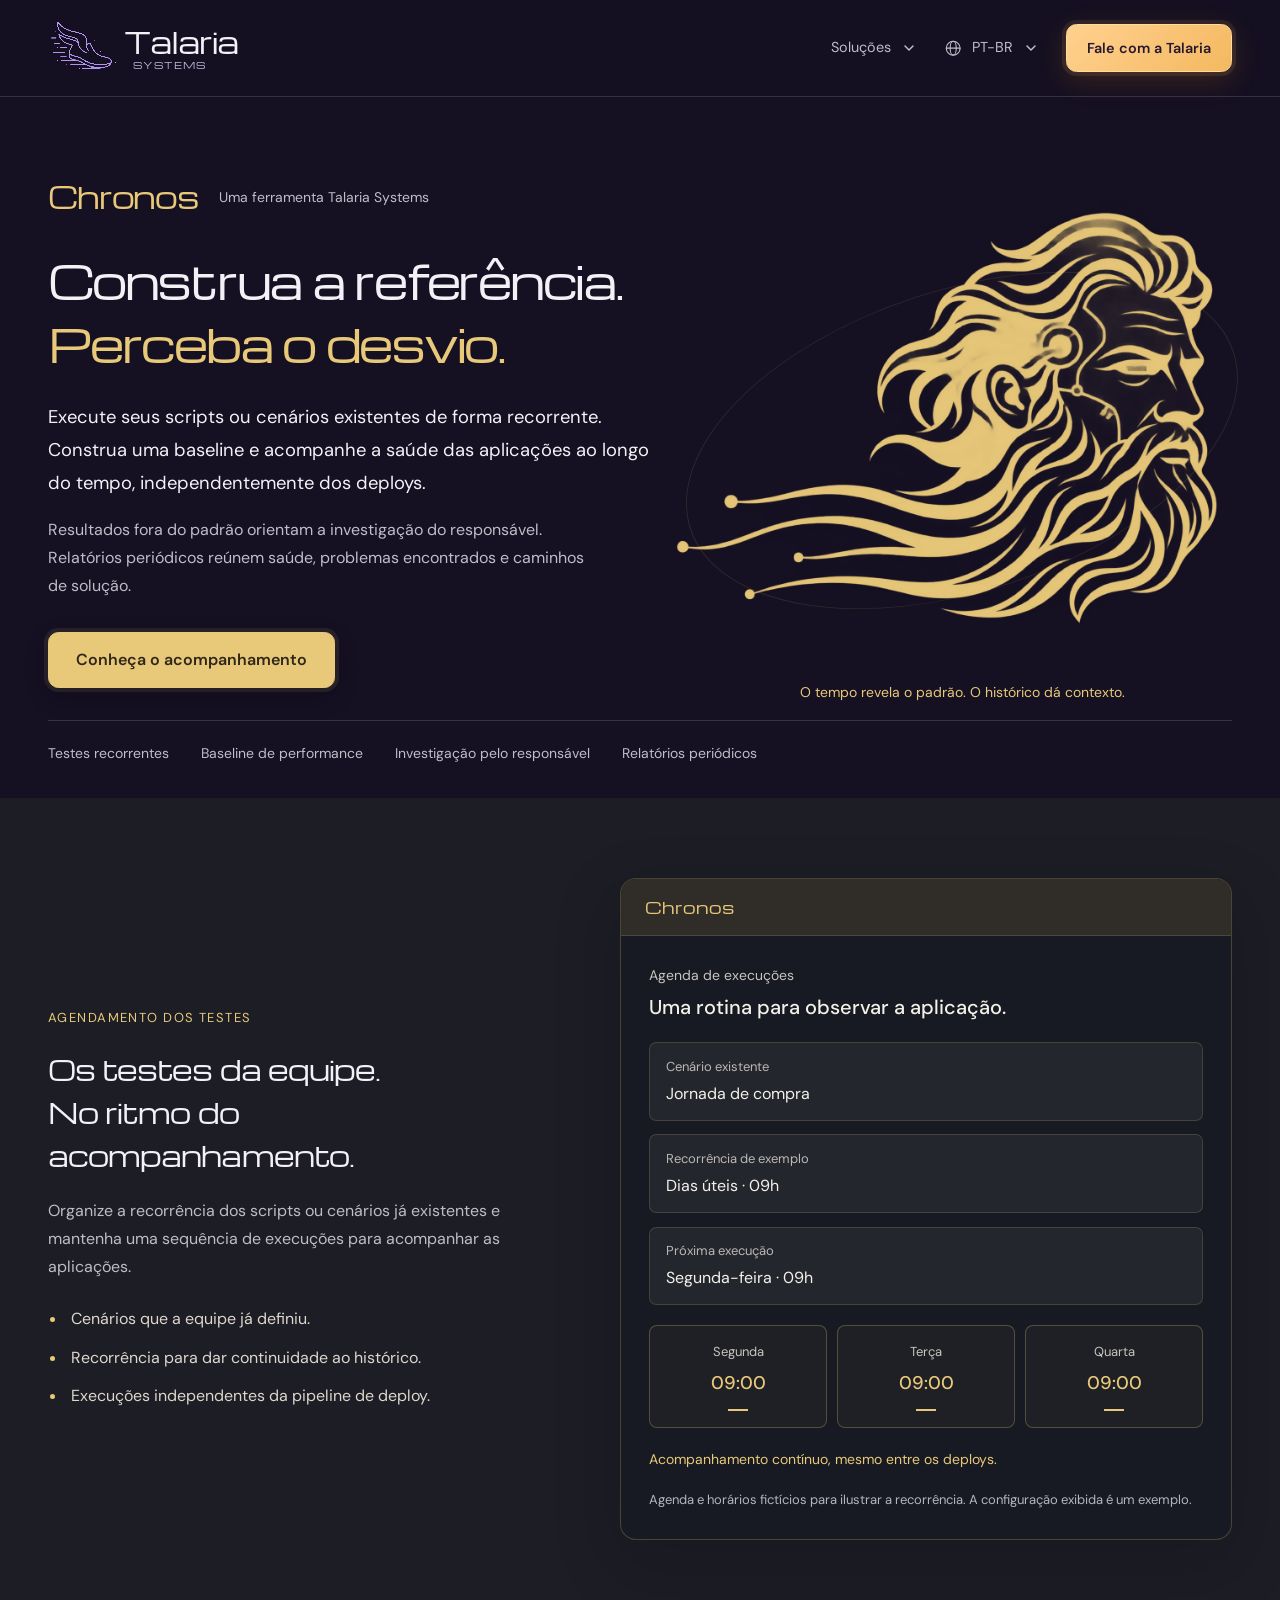
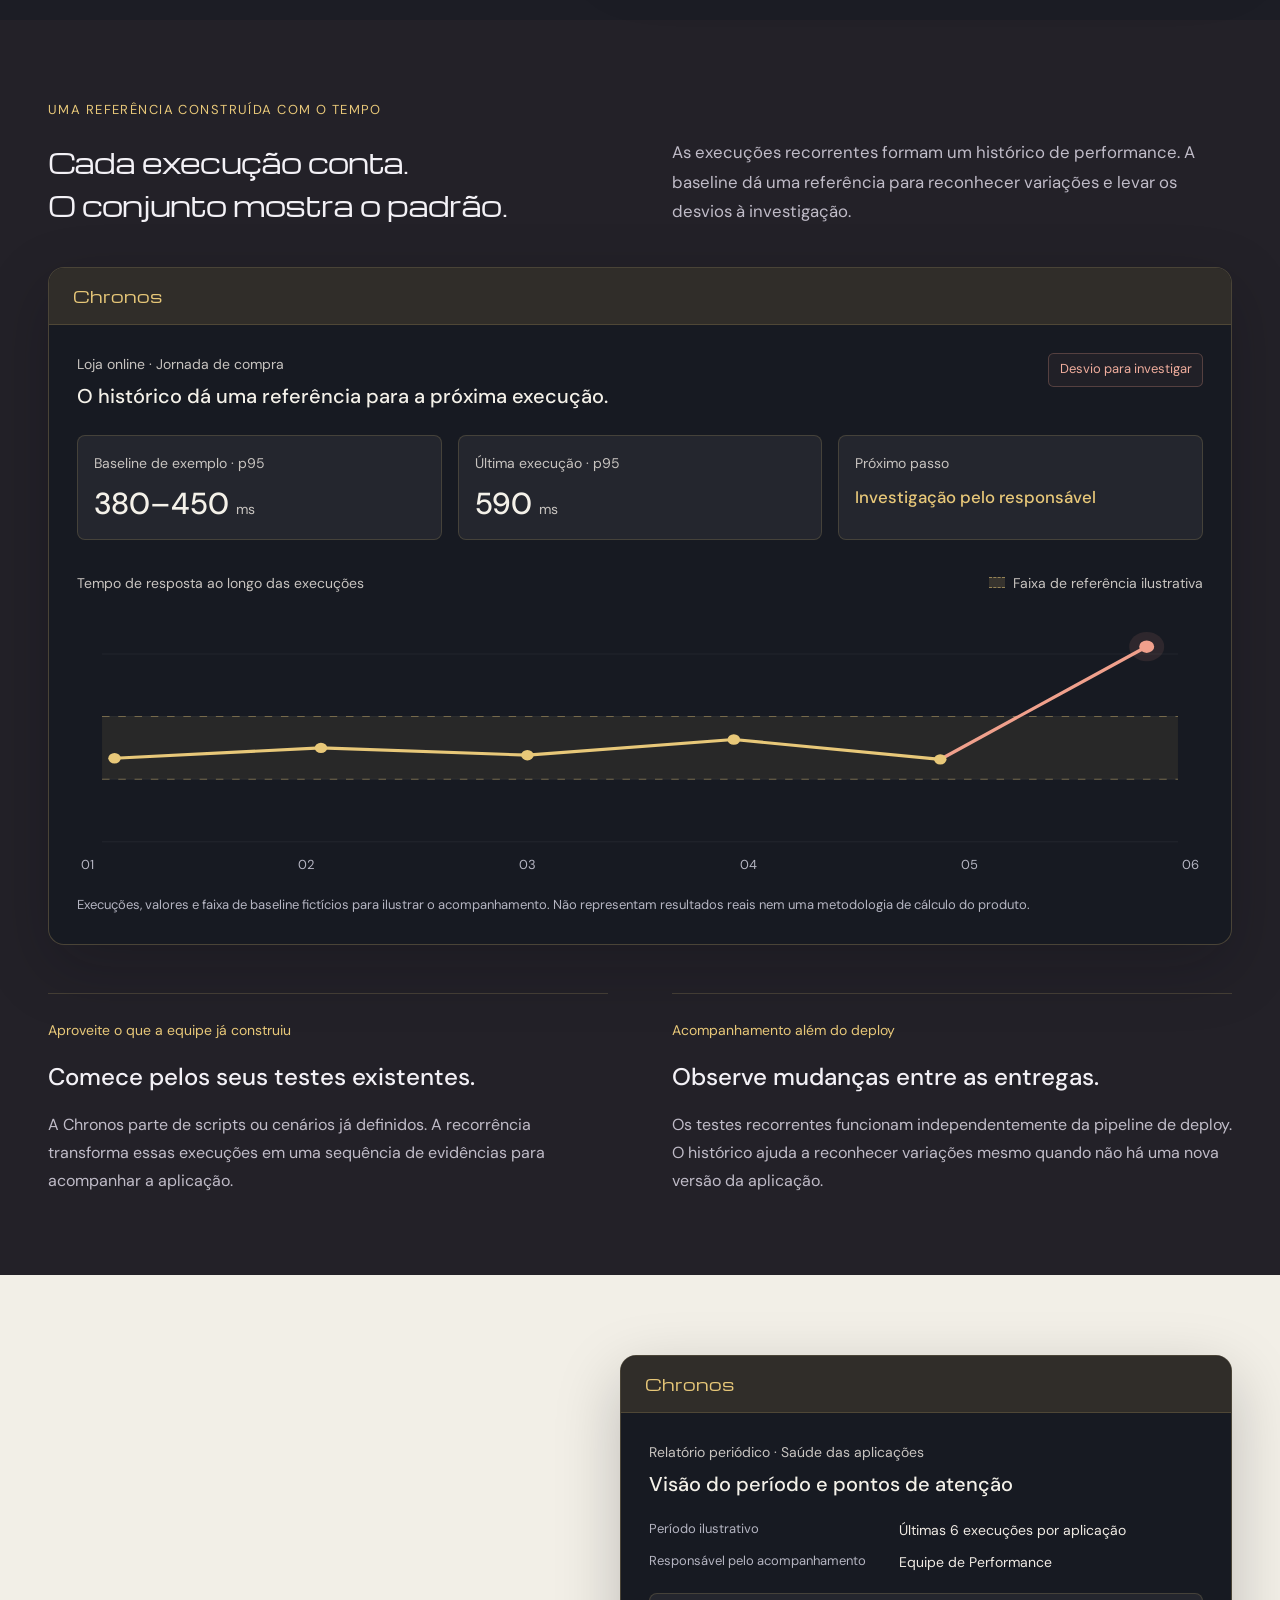
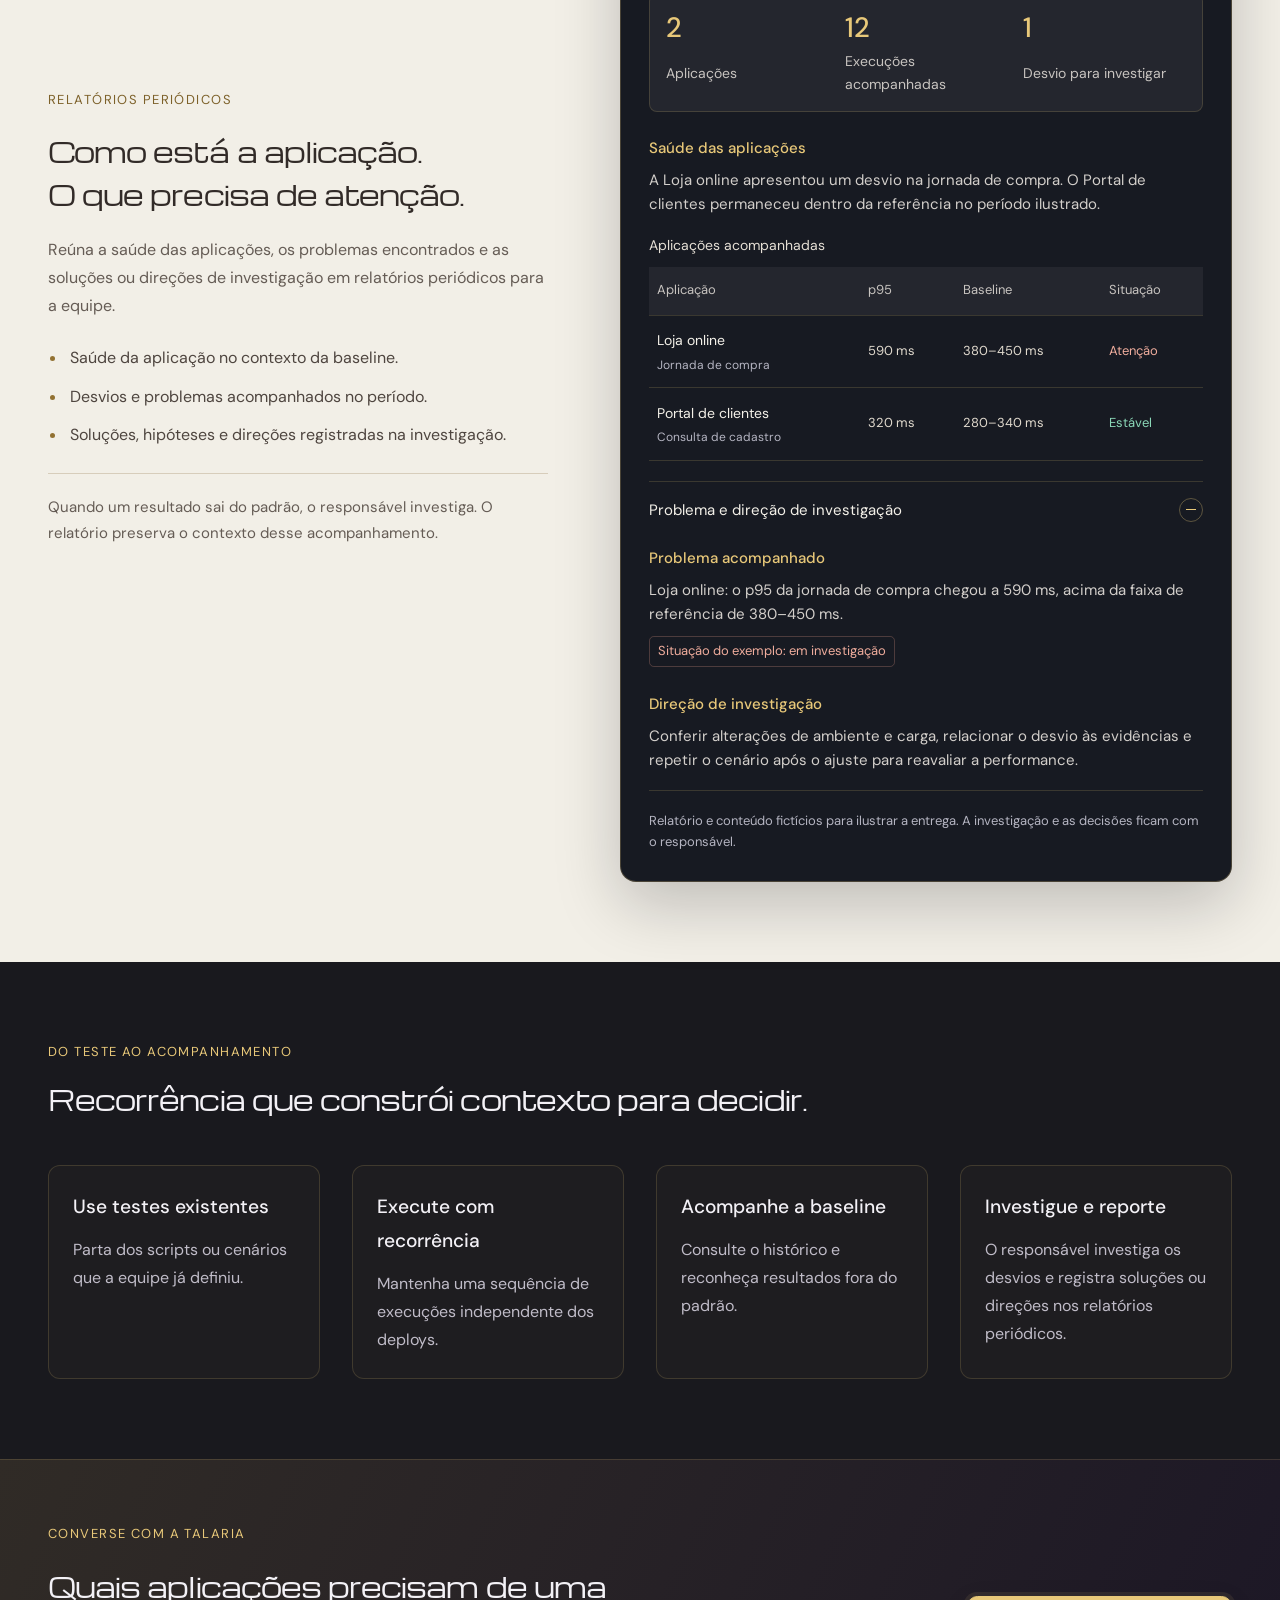
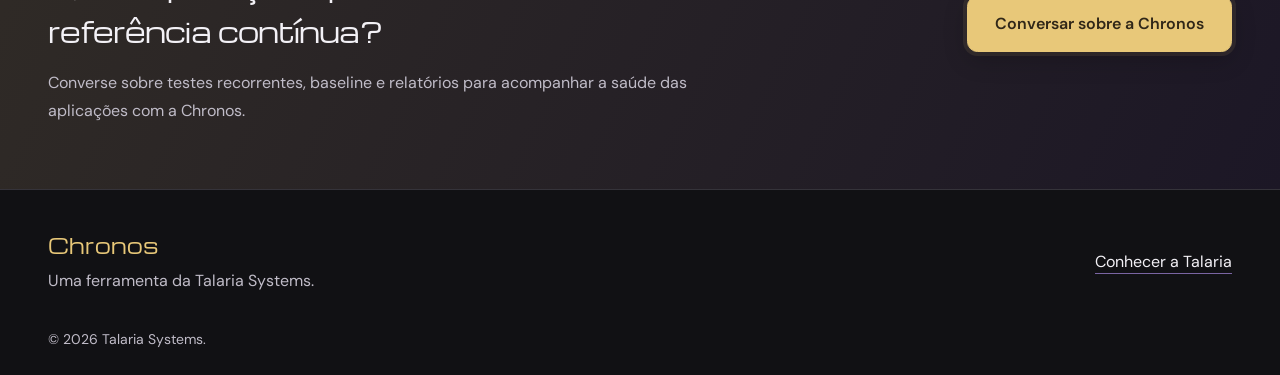
<file: ferramentas/chronos/index.html>
<!DOCTYPE html>
<html lang="pt-BR">
<head>
  <meta charset="UTF-8">
  <meta name="viewport" content="width=device-width, initial-scale=1">
  <meta name="theme-color" content="#151022">
  <meta name="description" content="Testes recorrentes com scripts ou cenários existentes, baseline de performance e relatórios periódicos de saúde, problemas e direções de investigação." data-i18n-content="chronos.meta.description">
  <title data-i18n="chronos.meta.title">Chronos — Baseline e testes recorrentes de performance | Talaria Systems</title>
  <link rel="icon" href="../../favicon.ico" sizes="any">
  <link rel="apple-touch-icon" href="../../apple-touch-icon.png">
  <link rel="preconnect" href="https://fonts.googleapis.com">
  <link rel="preconnect" href="https://fonts.gstatic.com" crossorigin>
  <link href="https://fonts.googleapis.com/css2?family=DM+Sans:wght@400;500;600&family=Michroma&display=swap" rel="stylesheet">
  <link rel="stylesheet" href="../../styles.css">
  <link rel="stylesheet" href="../ferramentas.css">
  <link rel="stylesheet" href="chronos.css">
  <script src="../../script.js" defer></script>
  <script src="../../locales/catalog.js" defer></script>
  <script src="../../i18n.js" defer></script>
</head>
<body class="product-page chronos-page">
  <a class="skip-link" href="#main" data-i18n="common.skip">Pular para o conteúdo</a>
  <header class="site-header">
    <nav class="container header-inner" aria-label="Navegação principal" data-i18n-aria-label="common.nav.label">
      <a class="brand-signature" href="../../index.html" aria-label="Talaria Systems — início" data-i18n-aria-label="common.nav.home"><span class="brand-mark"><img src="../../branding/logos/logo-fast-lavanda-plano-v2.svg" width="1254" height="1254" alt=""></span><span class="brand-copy"><span class="brand-title">Talaria</span><span class="brand-subtitle">SYSTEMS</span></span></a>
      <button class="menu-toggle" type="button" aria-expanded="false" aria-controls="navigation"><span data-i18n="common.nav.menu">Menu</span><span class="menu-lines" aria-hidden="true"></span></button>
      <div class="nav-links" id="navigation">
        <details class="nav-dropdown solutions-dropdown">
          <summary class="nav-link nav-dropdown-toggle" data-i18n="common.nav.solutions">Soluções<svg class="nav-chevron" viewBox="0 0 16 16" aria-hidden="true"><path d="m4 6 4 4 4-4"/></svg></summary>
          <div class="solutions-menu">
            <div class="nav-menu-group">
              <p class="nav-menu-heading" data-i18n="common.nav.tools">Ferramentas</p>
              <a class="nav-product-link" href="../../ferramentas/aipm/index.html">
                <span class="nav-product-name">AIPM</span>
                <span class="nav-menu-description" data-i18n="common.nav.productDescription">Análises e relatórios de performance com IA</span>
              </a>
              <a class="nav-product-link" href="../../ferramentas/echo/index.html">
                <span class="nav-product-name nav-product-name--echo" translate="no">Echo</span>
                <span class="nav-menu-description" data-i18n="common.nav.echoDescription">Teste funcional com carga em paralelo</span>
              </a>
              <a class="nav-product-link" href="../../ferramentas/ariadne/index.html">
                <span class="nav-product-name nav-product-name--ariadne" translate="no">Ariadne</span>
                <span class="nav-menu-description" data-i18n="common.nav.ariadneDescription">Mapeamento e análise de performance com IA</span>
              </a>
              <a class="nav-product-link" href="../../ferramentas/chronos/index.html">
                <span class="nav-product-name nav-product-name--chronos" translate="no">Chronos</span>
                <span class="nav-menu-description" data-i18n="common.nav.chronosDescription">Testes recorrentes, baseline e relatórios</span>
              </a>
            </div>
            <div class="nav-menu-group">
              <p class="nav-menu-heading" data-i18n="common.nav.services">Serviços</p>
              <a class="nav-menu-link" href="../../servicos/performance/index.html" data-i18n="common.performance">Performance</a>
              <a class="nav-menu-link" href="../../servicos/capacidade/index.html" data-i18n="common.capacity">Capacidade &amp; Rightsizing</a>
              <a class="nav-menu-link" href="../../servicos/finops/index.html" data-i18n="service.finops.label">FinOps</a>
              <a class="nav-menu-link" href="../../servicos/automacao/index.html" data-i18n="common.automation">Processos e automação</a>
            </div>
          </div>
        </details>
        <details class="nav-dropdown language-dropdown">
          <summary class="nav-link nav-dropdown-toggle" aria-label="Idioma" data-i18n-aria-label="common.nav.language">
            <svg class="nav-globe" viewBox="0 0 24 24" aria-hidden="true"><circle cx="12" cy="12" r="9"/><ellipse cx="12" cy="12" rx="4" ry="9"/><path d="M3 12h18"/></svg>
            <span data-current-language translate="no">PT-BR</span>
            <svg class="nav-chevron" viewBox="0 0 16 16" aria-hidden="true"><path d="m4 6 4 4 4-4"/></svg>
          </summary>
          <div class="language-menu" translate="no">
            <button type="button" data-language="en" lang="en" aria-pressed="false"><span>EN</span>English</button>
            <button type="button" data-language="pt-BR" lang="pt-BR" aria-pressed="true"><span>PT-BR</span>Português (Brasil)</button>
            <button type="button" data-language="pt-PT" lang="pt-PT" aria-pressed="false"><span>PT</span>Português (Portugal)</button>
            <button type="button" data-language="es" lang="es" aria-pressed="false"><span>ES</span>Español</button>
          </div>
        </details>
        <a class="button button-small header-contact" href="https://outlook.office.com/book/AvaliaoInicialTalariaSystems@talariasystems.com.br/" target="_blank" rel="noopener" data-i18n="common.nav.cta">Fale com a Talaria</a>
      </div>
    </nav>
  </header>
  <main id="main">
    <section class="product-hero" aria-labelledby="product-title"><div class="container product-hero-grid">
      <div class="product-hero-copy"><p class="product-signature"><span class="product-name" translate="no">Chronos</span><span data-i18n="aipm.hero.signature">Uma ferramenta Talaria Systems</span></p><h1 id="product-title" data-i18n="chronos.hero.title">Construa a referência.<br><span data-i18n="chronos.hero.accent">Perceba o desvio.</span></h1><p class="product-lead" data-i18n="chronos.hero.lead">Execute seus scripts ou cenários existentes de forma recorrente. Construa uma baseline e acompanhe a saúde das aplicações ao longo do tempo, independentemente dos deploys.</p><p class="product-hero-detail" data-i18n="chronos.hero.detail">Resultados fora do padrão orientam a investigação do responsável. Relatórios periódicos reúnem saúde, problemas encontrados e caminhos de solução.</p><a class="button product-button" href="#baseline" data-i18n="chronos.hero.cta">Conheça o acompanhamento</a></div>
      <div class="chronos-hero-art" aria-hidden="true"><div class="chronos-art-orbit"></div><svg class="chronos-mark" viewBox="50 0 1436 1024" focusable="false"><defs><filter id="chronos-mark-color" color-interpolation-filters="sRGB"><feFlood flood-color="#E8C879" result="ink"/><feComposite in="ink" in2="SourceGraphic" operator="in"/></filter></defs><image href="../../branding/ferramentas/chronos/simbolo.png" width="1536" height="1024" filter="url(#chronos-mark-color)"/></svg><p data-i18n="chronos.hero.motif">O tempo revela o padrão. O histórico dá contexto.</p></div>
    </div><div class="container product-scope" aria-label="Principais recursos" data-i18n-aria-label="aipm.scope.label"><span data-i18n="chronos.scope.runs">Testes recorrentes</span><span data-i18n="chronos.scope.baseline">Baseline de performance</span><span data-i18n="chronos.scope.investigation">Investigação pelo responsável</span><span data-i18n="chronos.scope.reports">Relatórios periódicos</span></div></section>
    <section class="product-section chronos-schedule" id="agendamento" aria-labelledby="schedule-title"><div class="container chronos-schedule-grid"><div><p class="eyebrow" data-i18n="chronos.schedule.eyebrow">Agendamento dos testes</p><h2 class="product-heading" id="schedule-title" data-i18n="chronos.schedule.title chronos.schedule.line2">Os testes da equipe.<br>No ritmo do acompanhamento.</h2><p data-i18n="chronos.schedule.intro">Organize a recorrência dos scripts ou cenários já existentes e mantenha uma sequência de execuções para acompanhar as aplicações.</p><ul class="chronos-schedule-points"><li data-i18n="chronos.schedule.point1">Cenários que a equipe já definiu.</li><li data-i18n="chronos.schedule.point2">Recorrência para dar continuidade ao histórico.</li><li data-i18n="chronos.schedule.point3">Execuções independentes da pipeline de deploy.</li></ul></div><figure class="chronos-preview"><figcaption><span class="chronos-preview-brand" translate="no">Chronos</span></figcaption><div class="chronos-preview-body"><p class="chronos-screen-overline" data-i18n="chronos.schedule.context">Agenda de execuções</p><h3 data-i18n="chronos.schedule.previewTitle">Uma rotina para observar a aplicação.</h3><dl class="chronos-schedule-fields"><div><dt data-i18n="chronos.schedule.scenario">Cenário existente</dt><dd data-i18n="chronos.schedule.scenarioValue">Jornada de compra</dd></div><div><dt data-i18n="chronos.schedule.recurrence">Recorrência de exemplo</dt><dd data-i18n="chronos.schedule.recurrenceValue">Dias úteis · 09h</dd></div><div><dt data-i18n="chronos.schedule.next">Próxima execução</dt><dd data-i18n="chronos.schedule.nextValue">Segunda-feira · 09h</dd></div></dl><div class="chronos-calendar"><div><span data-i18n="chronos.schedule.mon">Segunda</span><strong translate="no">09:00</strong><i aria-hidden="true"></i></div><div><span data-i18n="chronos.schedule.tue">Terça</span><strong translate="no">09:00</strong><i aria-hidden="true"></i></div><div><span data-i18n="chronos.schedule.wed">Quarta</span><strong translate="no">09:00</strong><i aria-hidden="true"></i></div></div><p class="chronos-schedule-independent" data-i18n="chronos.schedule.independent">Acompanhamento contínuo, mesmo entre os deploys.</p><p class="chronos-example-note" data-i18n="chronos.schedule.note">Agenda e horários fictícios para ilustrar a recorrência. A configuração exibida é um exemplo.</p></div></figure></div></section>
    <section class="product-section chronos-baseline" id="baseline" aria-labelledby="baseline-title"><div class="container">
      <div class="chronos-section-intro"><div><p class="eyebrow" data-i18n="chronos.baseline.eyebrow">Uma referência construída com o tempo</p><h2 class="product-heading" id="baseline-title" data-i18n="chronos.baseline.title chronos.baseline.line2">Cada execução conta.<br>O conjunto mostra o padrão.</h2></div><p data-i18n="chronos.baseline.intro">As execuções recorrentes formam um histórico de performance. A baseline dá uma referência para reconhecer variações e levar os desvios à investigação.</p></div>
      <figure class="chronos-preview chronos-baseline-preview"><figcaption><span class="chronos-preview-brand" translate="no">Chronos</span></figcaption><div class="chronos-preview-body">
        <div class="chronos-screen-heading"><div><p class="chronos-screen-overline" data-i18n="chronos.baseline.context">Loja online · Jornada de compra</p><h3 data-i18n="chronos.baseline.previewTitle">O histórico dá uma referência para a próxima execução.</h3></div><span class="chronos-deviation-badge" data-i18n="chronos.baseline.deviation">Desvio para investigar</span></div>
        <dl class="chronos-metrics"><div><dt data-i18n="chronos.baseline.range">Baseline de exemplo · p95</dt><dd translate="no">380–450 <span>ms</span></dd></div><div><dt data-i18n="chronos.baseline.latest">Última execução · p95</dt><dd translate="no">590 <span>ms</span></dd></div><div><dt data-i18n="chronos.baseline.owner">Próximo passo</dt><dd class="chronos-metric-text" data-i18n="chronos.baseline.investigate">Investigação pelo responsável</dd></div></dl>
        <div class="chronos-chart-heading"><span data-i18n="chronos.baseline.chartTitle">Tempo de resposta ao longo das execuções</span><span class="chronos-band-legend" data-i18n="chronos.baseline.band">Faixa de referência ilustrativa</span></div>
        <svg class="chronos-chart" viewBox="0 0 900 230" role="img" aria-label="Exemplo de seis execuções: cinco dentro da faixa de referência e a última acima da baseline" data-i18n-aria-label="chronos.baseline.chartLabel" preserveAspectRatio="none"><path d="M20 45H880M20 105H880M20 165H880M20 225H880" fill="none" stroke="#ffffff0d"/><path d="M20 105H880V165H20Z" fill="#E8C87914"/><path d="M20 105H880M20 165H880" fill="none" stroke="#E8C87965" stroke-dasharray="6 7"/><path d="M30 145L195 135L360 142L525 127L690 146" fill="none" stroke="#E8C879" stroke-width="3" stroke-linecap="round" stroke-linejoin="round"/><path d="M690 146L855 38" fill="none" stroke="#F0A08C" stroke-width="3" stroke-linecap="round"/><g fill="#E8C879"><circle cx="30" cy="145" r="5"/><circle cx="195" cy="135" r="5"/><circle cx="360" cy="142" r="5"/><circle cx="525" cy="127" r="5"/><circle cx="690" cy="146" r="5"/></g><circle cx="855" cy="38" r="14" fill="#F0A08C1A"/><circle cx="855" cy="38" r="6" fill="#F0A08C"/></svg>
        <div class="chronos-chart-axis" translate="no"><span>01</span><span>02</span><span>03</span><span>04</span><span>05</span><span>06</span></div>
        <p class="chronos-example-note" data-i18n="chronos.baseline.note">Execuções, valores e faixa de baseline fictícios para ilustrar o acompanhamento. Não representam resultados reais nem uma metodologia de cálculo do produto.</p>
      </div></figure>
      <div class="chronos-support-grid"><article><p class="chronos-feature-label" data-i18n="chronos.existing.label">Aproveite o que a equipe já construiu</p><h3 data-i18n="chronos.existing.title">Comece pelos seus testes existentes.</h3><p data-i18n="chronos.existing.description">A Chronos parte de scripts ou cenários já definidos. A recorrência transforma essas execuções em uma sequência de evidências para acompanhar a aplicação.</p></article><article><p class="chronos-feature-label" data-i18n="chronos.independent.label">Acompanhamento além do deploy</p><h3 data-i18n="chronos.independent.title">Observe mudanças entre as entregas.</h3><p data-i18n="chronos.independent.description">Os testes recorrentes funcionam independentemente da pipeline de deploy. O histórico ajuda a reconhecer variações mesmo quando não há uma nova versão da aplicação.</p></article></div>
    </div></section>
    <section class="product-section chronos-reports" id="relatorios" aria-labelledby="reports-title"><div class="container chronos-report-grid"><div class="chronos-report-copy"><p class="eyebrow" data-i18n="chronos.report.eyebrow">Relatórios periódicos</p><h2 class="product-heading" id="reports-title" data-i18n="chronos.report.title chronos.report.line2">Como está a aplicação.<br>O que precisa de atenção.</h2><p data-i18n="chronos.report.intro">Reúna a saúde das aplicações, os problemas encontrados e as soluções ou direções de investigação em relatórios periódicos para a equipe.</p><ul class="chronos-report-points"><li data-i18n="chronos.report.point1">Saúde da aplicação no contexto da baseline.</li><li data-i18n="chronos.report.point2">Desvios e problemas acompanhados no período.</li><li data-i18n="chronos.report.point3">Soluções, hipóteses e direções registradas na investigação.</li></ul><p class="chronos-human-note" data-i18n="chronos.report.human">Quando um resultado sai do padrão, o responsável investiga. O relatório preserva o contexto desse acompanhamento.</p></div>
      <figure class="chronos-preview chronos-report-preview"><figcaption><span class="chronos-preview-brand" translate="no">Chronos</span></figcaption><div class="chronos-preview-body"><p class="chronos-screen-overline" data-i18n="chronos.report.context">Relatório periódico · Saúde das aplicações</p><h3 data-i18n="chronos.report.previewTitle">Visão do período e pontos de atenção</h3><dl class="chronos-report-meta"><div><dt data-i18n="chronos.report.period">Período ilustrativo</dt><dd data-i18n="chronos.report.periodValue">Últimas 6 execuções por aplicação</dd></div><div><dt data-i18n="chronos.report.owner">Responsável pelo acompanhamento</dt><dd data-i18n="chronos.report.ownerValue">Equipe de Performance</dd></div></dl><div class="chronos-report-counts"><div><strong>2</strong><span data-i18n="chronos.report.apps">Aplicações</span></div><div><strong>12</strong><span data-i18n="chronos.report.runs">Execuções acompanhadas</span></div><div><strong>1</strong><span data-i18n="chronos.report.deviations">Desvio para investigar</span></div></div>
        <article class="chronos-report-entry"><h4 data-i18n="chronos.report.health">Saúde das aplicações</h4><p data-i18n="chronos.report.healthDescription">A Loja online apresentou um desvio na jornada de compra. O Portal de clientes permaneceu dentro da referência no período ilustrado.</p></article>
        <div class="chronos-app-table-wrap" role="region" tabindex="0" aria-label="Exemplo de saúde e métricas por aplicação" data-i18n-aria-label="chronos.report.tableLabel"><table class="chronos-app-table"><caption data-i18n="chronos.report.tableTitle">Aplicações acompanhadas</caption><thead><tr><th scope="col" data-i18n="chronos.report.application">Aplicação</th><th scope="col" translate="no">p95</th><th scope="col" translate="no">Baseline</th><th scope="col" data-i18n="chronos.report.status">Situação</th></tr></thead><tbody><tr><th scope="row"><span data-i18n="chronos.report.store">Loja online</span><small data-i18n="chronos.schedule.scenarioValue">Jornada de compra</small></th><td translate="no">590 ms</td><td translate="no">380–450 ms</td><td><span class="chronos-app-attention" data-i18n="chronos.report.attention">Atenção</span></td></tr><tr><th scope="row"><span data-i18n="chronos.report.portal">Portal de clientes</span><small data-i18n="chronos.report.portalScenario">Consulta de cadastro</small></th><td translate="no">320 ms</td><td translate="no">280–340 ms</td><td><span class="chronos-app-stable" data-i18n="chronos.report.stable">Estável</span></td></tr></tbody></table></div>
        <details class="chronos-report-disclosure" open><summary aria-controls="chronos-report-details"><span data-i18n="chronos.report.open">Problema e direção de investigação</span><span class="chronos-disclosure-icon" aria-hidden="true"></span></summary><div id="chronos-report-details"><article class="chronos-report-entry"><h4 data-i18n="chronos.report.problem">Problema acompanhado</h4><p data-i18n="chronos.report.problemDescription">Loja online: o p95 da jornada de compra chegou a 590 ms, acima da faixa de referência de 380–450 ms.</p><span class="chronos-investigation-status" data-i18n="chronos.report.investigationStatus">Situação do exemplo: em investigação</span></article><article class="chronos-report-entry"><h4 data-i18n="chronos.report.direction">Direção de investigação</h4><p data-i18n="chronos.report.directionDescription">Conferir alterações de ambiente e carga, relacionar o desvio às evidências e repetir o cenário após o ajuste para reavaliar a performance.</p></article></div></details>
        <p class="chronos-example-note" data-i18n="chronos.report.note">Relatório e conteúdo fictícios para ilustrar a entrega. A investigação e as decisões ficam com o responsável.</p>
      </div></figure>
    </div></section>
    <section class="product-section product-workflow" aria-labelledby="workflow-title"><div class="container"><div class="product-intro"><p class="eyebrow" data-i18n="chronos.workflow.eyebrow">Do teste ao acompanhamento</p><h2 class="product-heading" id="workflow-title" data-i18n="chronos.workflow.title">Recorrência que constrói contexto para decidir.</h2></div><ol class="product-workflow-list" role="list"><li><h3 data-i18n="chronos.workflow.testsTitle">Use testes existentes</h3><p data-i18n="chronos.workflow.tests">Parta dos scripts ou cenários que a equipe já definiu.</p></li><li><h3 data-i18n="chronos.workflow.runsTitle">Execute com recorrência</h3><p data-i18n="chronos.workflow.runs">Mantenha uma sequência de execuções independente dos deploys.</p></li><li><h3 data-i18n="chronos.workflow.baselineTitle">Acompanhe a baseline</h3><p data-i18n="chronos.workflow.baseline">Consulte o histórico e reconheça resultados fora do padrão.</p></li><li><h3 data-i18n="chronos.workflow.reportTitle">Investigue e reporte</h3><p data-i18n="chronos.workflow.report">O responsável investiga os desvios e registra soluções ou direções nos relatórios periódicos.</p></li></ol></div></section>
    <section class="chronos-contact" id="contato" aria-labelledby="contact-title"><div class="container chronos-contact-inner"><div><p class="eyebrow" data-i18n="chronos.contact.eyebrow">Converse com a Talaria</p><h2 id="contact-title" data-i18n="chronos.contact.title">Quais aplicações precisam de uma referência contínua?</h2><p data-i18n="chronos.contact.description">Converse sobre testes recorrentes, baseline e relatórios para acompanhar a saúde das aplicações com a Chronos.</p></div><a class="button product-button" href="https://outlook.office.com/book/AvaliaoInicialTalariaSystems@talariasystems.com.br/" target="_blank" rel="noopener" data-i18n="chronos.contact.cta">Conversar sobre a Chronos</a></div></section>
  </main>
  <footer class="product-footer"><div class="container product-footer-inner"><div><p class="product-footer-name" translate="no">Chronos</p><p data-i18n="aipm.footer.signature">Uma ferramenta da Talaria Systems.</p></div><a class="text-link" href="../../index.html#solutions" data-i18n="aipm.footer.home">Conhecer a Talaria</a></div><div class="container product-footer-bottom">© <span id="copyright-year">2026</span> Talaria Systems.</div></footer>
</body>
</html>
</file>
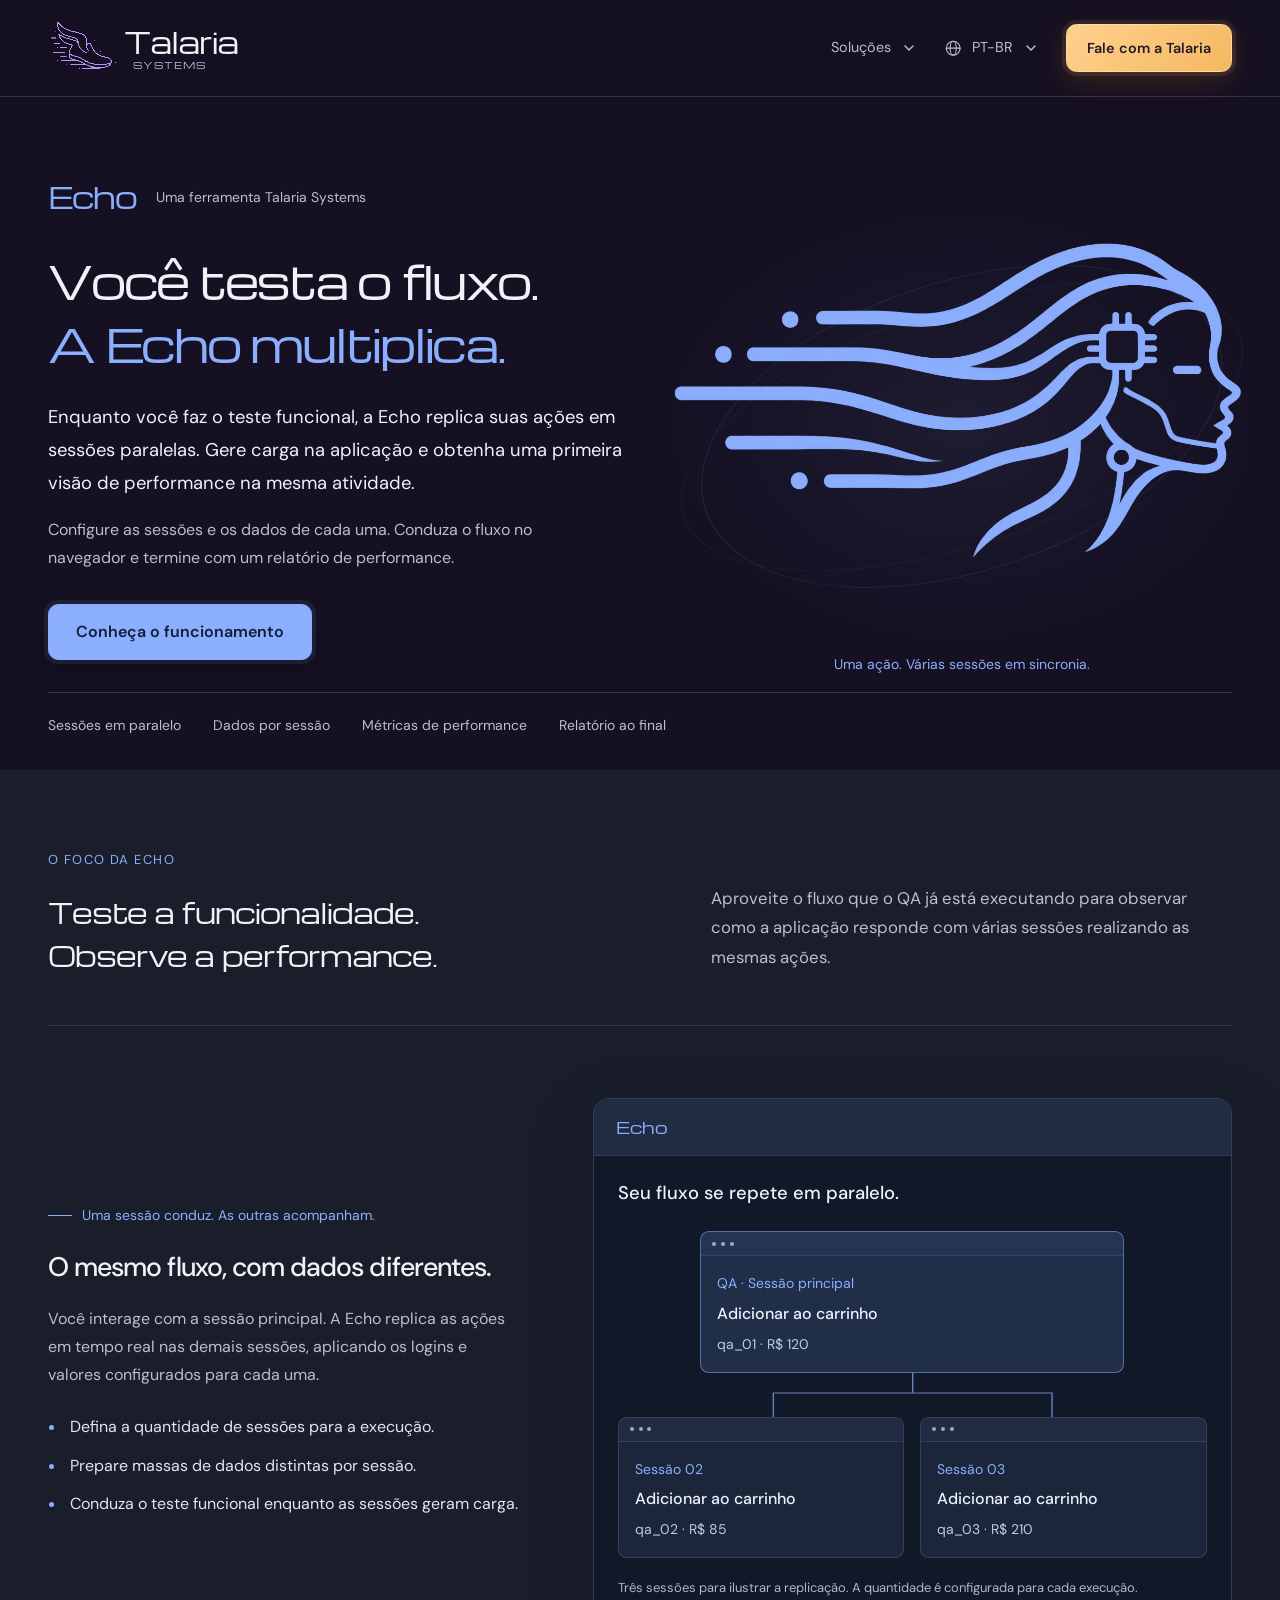
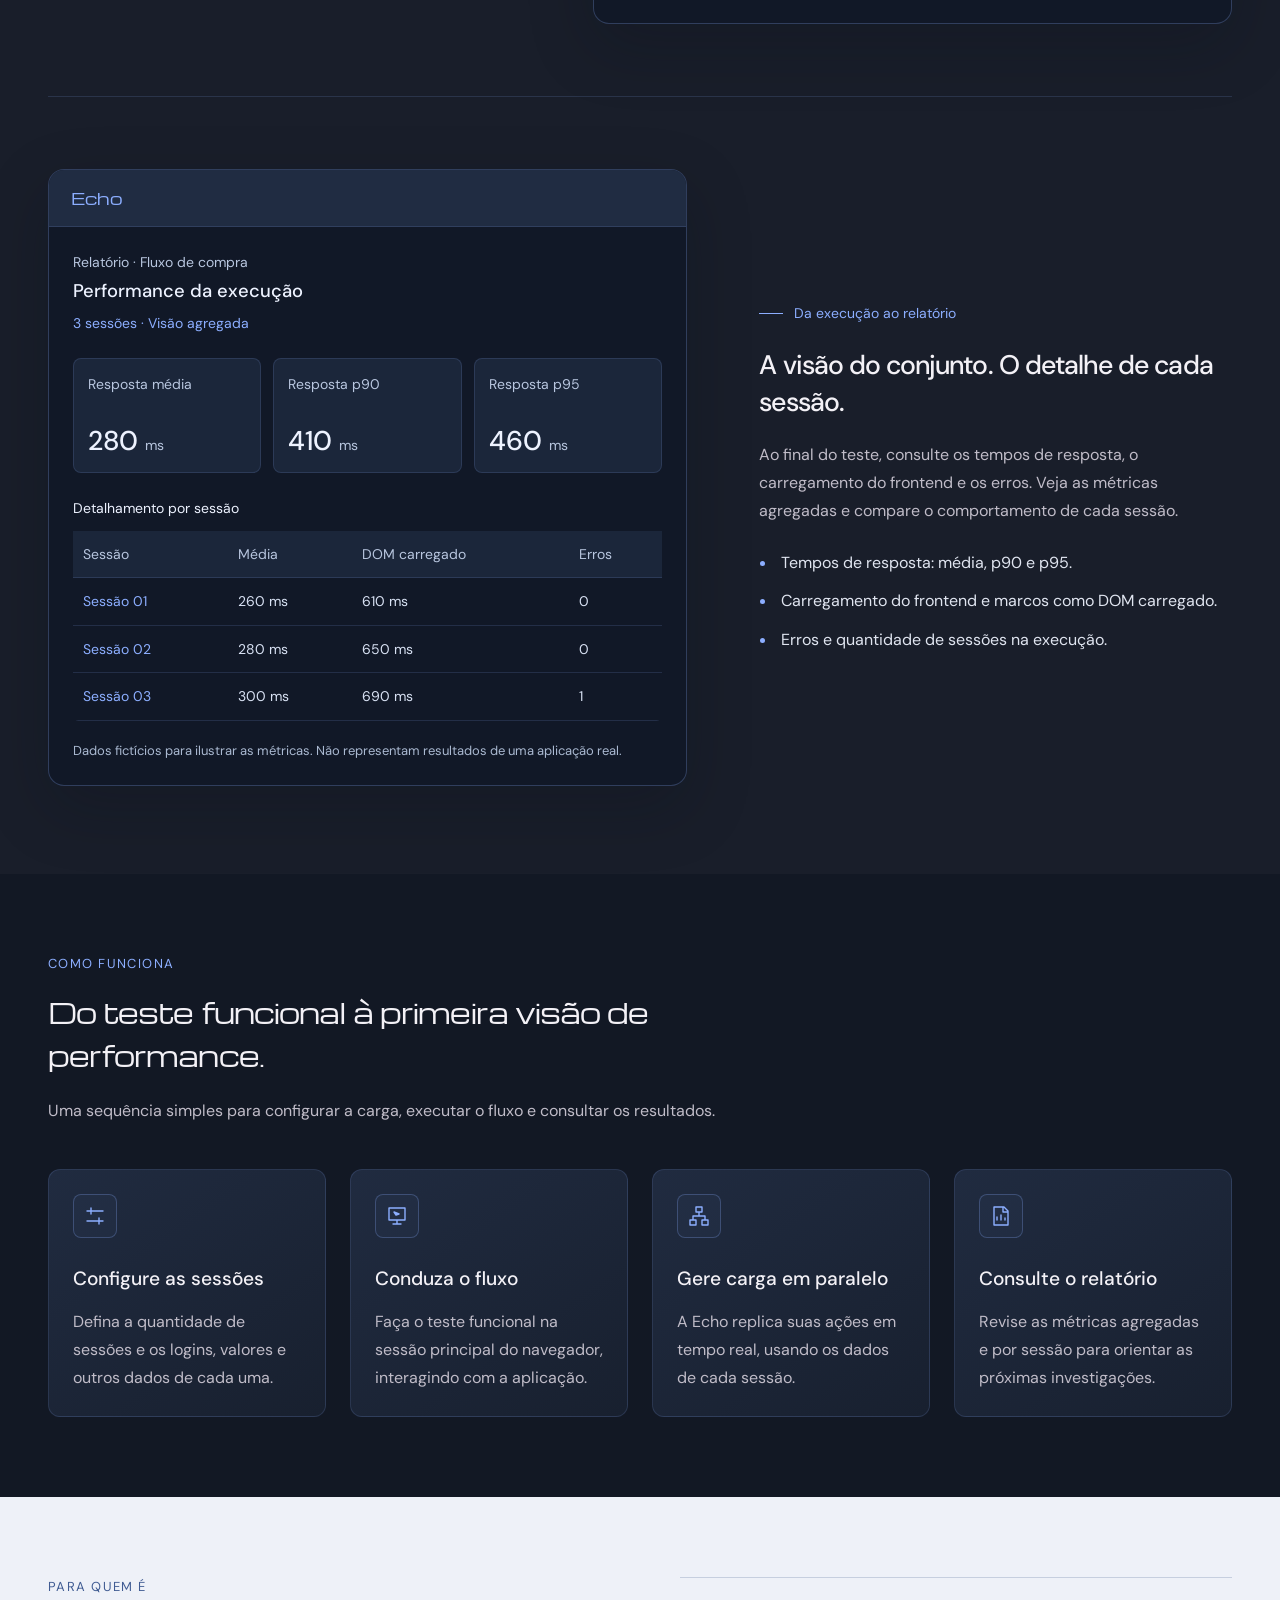
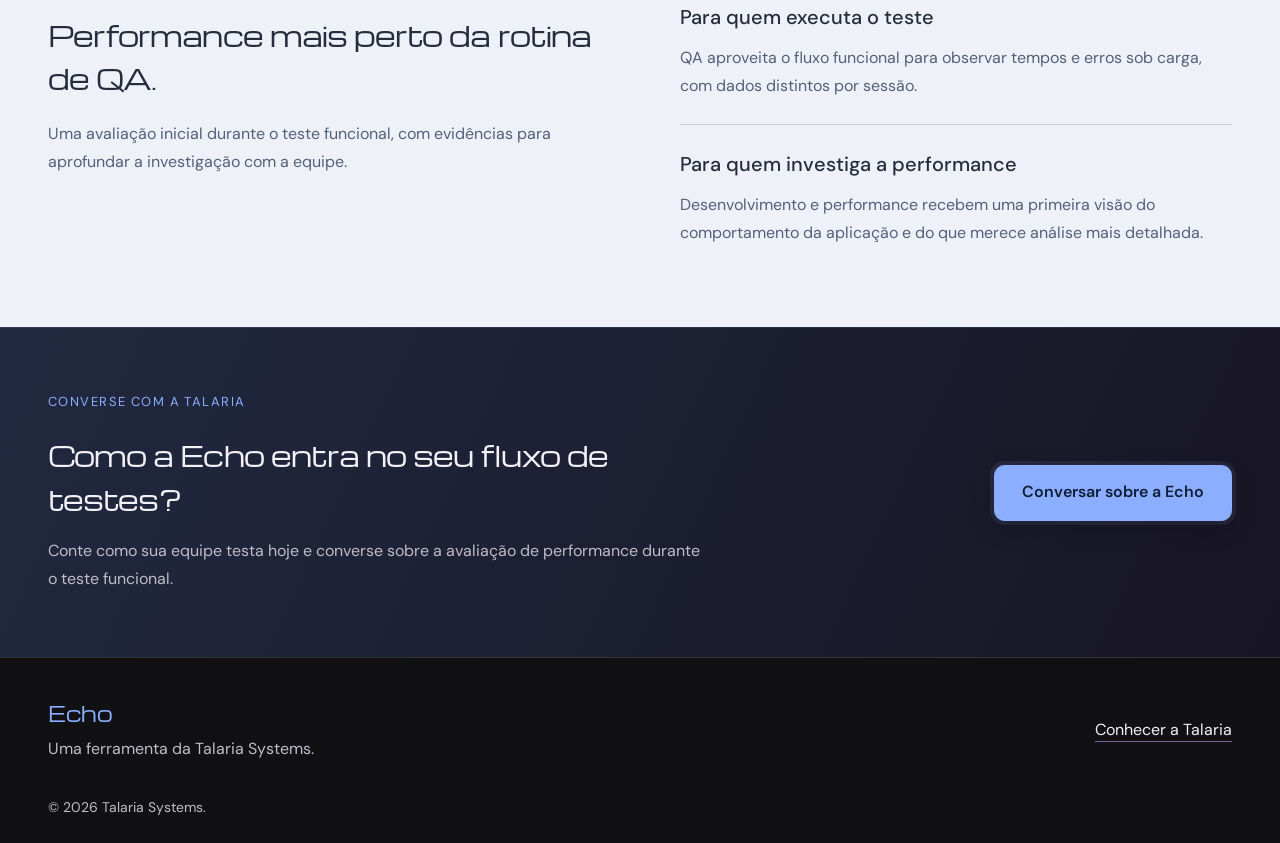
<file: ferramentas/echo/index.html>
<!DOCTYPE html>
<html lang="pt-BR">
<head>
  <meta charset="UTF-8">
  <meta name="viewport" content="width=device-width, initial-scale=1">
  <meta name="theme-color" content="#151022">
  <meta name="description" content="Transforme seu teste funcional em uma primeira avaliação de performance. A Echo replica ações em sessões paralelas, com dados distintos e relatório ao final." data-i18n-content="echo.meta.description">
  <title data-i18n="echo.meta.title">Echo — Teste funcional com carga em paralelo | Talaria Systems</title>
  <link rel="icon" href="../../favicon.ico" sizes="any">
  <link rel="apple-touch-icon" href="../../apple-touch-icon.png">
  <link rel="preconnect" href="https://fonts.googleapis.com">
  <link rel="preconnect" href="https://fonts.gstatic.com" crossorigin>
  <link href="https://fonts.googleapis.com/css2?family=DM+Sans:wght@400;500;600&family=Michroma&display=swap" rel="stylesheet">
  <link rel="stylesheet" href="../../styles.css">
  <link rel="stylesheet" href="../ferramentas.css">
  <link rel="stylesheet" href="echo.css">
  <script src="../../script.js" defer></script>
  <script src="../../locales/catalog.js" defer></script>
  <script src="../../i18n.js" defer></script>
</head>
<body class="product-page echo-page">
  <a class="skip-link" href="#main" data-i18n="common.skip">Pular para o conteúdo</a>
  <header class="site-header">
    <nav class="container header-inner" aria-label="Navegação principal" data-i18n-aria-label="common.nav.label">
      <a class="brand-signature" href="../../index.html" aria-label="Talaria Systems — início" data-i18n-aria-label="common.nav.home"><span class="brand-mark"><img src="../../branding/logos/logo-fast-lavanda-plano-v2.svg" width="1254" height="1254" alt=""></span><span class="brand-copy"><span class="brand-title">Talaria</span><span class="brand-subtitle">SYSTEMS</span></span></a>
      <button class="menu-toggle" type="button" aria-expanded="false" aria-controls="navigation"><span data-i18n="common.nav.menu">Menu</span><span class="menu-lines" aria-hidden="true"></span></button>
      <div class="nav-links" id="navigation">
        <details class="nav-dropdown solutions-dropdown">
          <summary class="nav-link nav-dropdown-toggle" data-i18n="common.nav.solutions">Soluções<svg class="nav-chevron" viewBox="0 0 16 16" aria-hidden="true"><path d="m4 6 4 4 4-4"/></svg></summary>
          <div class="solutions-menu">
            <div class="nav-menu-group">
              <p class="nav-menu-heading" data-i18n="common.nav.tools">Ferramentas</p>
              <a class="nav-product-link" href="../../ferramentas/aipm/index.html">
                <span class="nav-product-name">AIPM</span>
                <span class="nav-menu-description" data-i18n="common.nav.productDescription">Análises e relatórios de performance com IA</span>
              </a>
              <a class="nav-product-link" href="../../ferramentas/echo/index.html">
                <span class="nav-product-name nav-product-name--echo" translate="no">Echo</span>
                <span class="nav-menu-description" data-i18n="common.nav.echoDescription">Teste funcional com carga em paralelo</span>
              </a>
              <a class="nav-product-link" href="../../ferramentas/ariadne/index.html">
                <span class="nav-product-name nav-product-name--ariadne" translate="no">Ariadne</span>
                <span class="nav-menu-description" data-i18n="common.nav.ariadneDescription">Mapeamento e análise de performance com IA</span>
              </a>
              <a class="nav-product-link" href="../../ferramentas/chronos/index.html">
                <span class="nav-product-name nav-product-name--chronos" translate="no">Chronos</span>
                <span class="nav-menu-description" data-i18n="common.nav.chronosDescription">Testes recorrentes, baseline e relatórios</span>
              </a>
            </div>
            <div class="nav-menu-group">
              <p class="nav-menu-heading" data-i18n="common.nav.services">Serviços</p>
              <a class="nav-menu-link" href="../../servicos/performance/index.html" data-i18n="common.performance">Performance</a>
              <a class="nav-menu-link" href="../../servicos/capacidade/index.html" data-i18n="common.capacity">Capacidade &amp; Rightsizing</a>
              <a class="nav-menu-link" href="../../servicos/finops/index.html" data-i18n="service.finops.label">FinOps</a>
              <a class="nav-menu-link" href="../../servicos/automacao/index.html" data-i18n="common.automation">Processos e automação</a>
            </div>
          </div>
        </details>
        <details class="nav-dropdown language-dropdown">
          <summary class="nav-link nav-dropdown-toggle" aria-label="Idioma" data-i18n-aria-label="common.nav.language">
            <svg class="nav-globe" viewBox="0 0 24 24" aria-hidden="true"><circle cx="12" cy="12" r="9"/><ellipse cx="12" cy="12" rx="4" ry="9"/><path d="M3 12h18"/></svg>
            <span data-current-language translate="no">PT-BR</span>
            <svg class="nav-chevron" viewBox="0 0 16 16" aria-hidden="true"><path d="m4 6 4 4 4-4"/></svg>
          </summary>
          <div class="language-menu" translate="no">
            <button type="button" data-language="en" lang="en" aria-pressed="false"><span>EN</span>English</button>
            <button type="button" data-language="pt-BR" lang="pt-BR" aria-pressed="true"><span>PT-BR</span>Português (Brasil)</button>
            <button type="button" data-language="pt-PT" lang="pt-PT" aria-pressed="false"><span>PT</span>Português (Portugal)</button>
            <button type="button" data-language="es" lang="es" aria-pressed="false"><span>ES</span>Español</button>
          </div>
        </details>
        <a class="button button-small header-contact" href="https://outlook.office.com/book/AvaliaoInicialTalariaSystems@talariasystems.com.br/" target="_blank" rel="noopener" data-i18n="common.nav.cta">Fale com a Talaria</a>
      </div>
    </nav>
  </header>
  <main id="main">
    <section class="product-hero" aria-labelledby="product-title">
      <div class="container product-hero-grid">
        <div class="product-hero-copy">
          <p class="product-signature"><span class="product-name" translate="no">Echo</span><span data-i18n="aipm.hero.signature">Uma ferramenta Talaria Systems</span></p>
          <h1 id="product-title" data-i18n="echo.hero.title">Você testa o fluxo.<br><span data-i18n="echo.hero.accent">A Echo multiplica.</span></h1>
          <p class="product-lead" data-i18n="echo.hero.lead">Enquanto você faz o teste funcional, a Echo replica suas ações em sessões paralelas. Gere carga na aplicação e obtenha uma primeira visão de performance na mesma atividade.</p>
          <p class="product-hero-detail" data-i18n="echo.hero.detail">Configure as sessões e os dados de cada uma. Conduza o fluxo no navegador e termine com um relatório de performance.</p>
          <a class="button product-button" href="#recursos" data-i18n="echo.hero.cta">Conheça o funcionamento</a>
        </div>
        <div class="echo-hero-art" aria-hidden="true">
          <div class="echo-art-orbit"></div>
          <svg class="echo-mark" viewBox="150 175 1175 700" focusable="false">
            <defs><filter id="echo-mark-color" color-interpolation-filters="sRGB"><feFlood flood-color="#8CAEFF" result="ink"/><feComposite in="ink" in2="SourceGraphic" operator="in"/></filter></defs>
            <image href="../../branding/ferramentas/echo/simbolo.png" width="1536" height="1024" filter="url(#echo-mark-color)"/>
          </svg>
          <p data-i18n="echo.hero.motif">Uma ação. Várias sessões em sincronia.</p>
        </div>
      </div>
      <div class="container product-scope" aria-label="Principais recursos" data-i18n-aria-label="aipm.scope.label"><span data-i18n="echo.scope.sessions">Sessões em paralelo</span><span data-i18n="echo.scope.data">Dados por sessão</span><span data-i18n="echo.scope.metrics">Métricas de performance</span><span data-i18n="echo.scope.report">Relatório ao final</span></div>
    </section>
    <section class="product-section echo-showcase" id="recursos" aria-labelledby="resources-title">
      <div class="container">
        <div class="echo-section-intro">
          <div><p class="eyebrow" data-i18n="echo.features.eyebrow">O foco da Echo</p><h2 class="product-heading" id="resources-title" data-i18n="echo.features.title echo.features.line2">Teste a funcionalidade.<br>Observe a performance.</h2></div>
          <p data-i18n="echo.features.intro">Aproveite o fluxo que o QA já está executando para observar como a aplicação responde com várias sessões realizando as mesmas ações.</p>
        </div>
        <article class="echo-feature">
          <div class="echo-feature-copy">
            <p class="echo-feature-label" data-i18n="echo.replication.label">Uma sessão conduz. As outras acompanham.</p>
            <h3 data-i18n="echo.replication.title">O mesmo fluxo, com dados diferentes.</h3>
            <p data-i18n="echo.replication.description">Você interage com a sessão principal. A Echo replica as ações em tempo real nas demais sessões, aplicando os logins e valores configurados para cada uma.</p>
            <ul class="echo-points"><li data-i18n="echo.replication.point1">Defina a quantidade de sessões para a execução.</li><li data-i18n="echo.replication.point2">Prepare massas de dados distintas por sessão.</li><li data-i18n="echo.replication.point3">Conduza o teste funcional enquanto as sessões geram carga.</li></ul>
          </div>
          <figure class="echo-preview">
            <figcaption><span class="echo-preview-brand" translate="no">Echo</span></figcaption>
            <div class="echo-preview-body">
              <h4 data-i18n="echo.preview.replication">Seu fluxo se repete em paralelo.</h4>
              <div class="echo-session echo-session-main"><div class="echo-window-bar" aria-hidden="true"><i></i><i></i><i></i></div><div class="echo-session-body"><span class="echo-session-role" data-i18n="echo.preview.main">QA · Sessão principal</span><strong data-i18n="echo.preview.action">Adicionar ao carrinho</strong><span class="echo-session-data" translate="no">qa_01 · R$ 120</span></div></div>
              <div class="echo-session-branches" aria-hidden="true"><svg viewBox="0 0 400 44" preserveAspectRatio="none"><path d="M200 0V20M100 44V20H300V44"/></svg></div>
              <div class="echo-replicas">
                <div class="echo-session"><div class="echo-window-bar" aria-hidden="true"><i></i><i></i><i></i></div><div class="echo-session-body"><span class="echo-session-role" data-i18n="echo.preview.session2">Sessão 02</span><strong data-i18n="echo.preview.action">Adicionar ao carrinho</strong><span class="echo-session-data" translate="no">qa_02 · R$ 85</span></div></div>
                <div class="echo-session"><div class="echo-window-bar" aria-hidden="true"><i></i><i></i><i></i></div><div class="echo-session-body"><span class="echo-session-role" data-i18n="echo.preview.session3">Sessão 03</span><strong data-i18n="echo.preview.action">Adicionar ao carrinho</strong><span class="echo-session-data" translate="no">qa_03 · R$ 210</span></div></div>
              </div>
              <p class="echo-example-note" data-i18n="echo.preview.replicationNote">Três sessões para ilustrar a replicação. A quantidade é configurada para cada execução.</p>
            </div>
          </figure>
        </article>
        <article class="echo-feature echo-feature-reverse">
          <div class="echo-feature-copy">
            <p class="echo-feature-label" data-i18n="echo.report.label">Da execução ao relatório</p>
            <h3 data-i18n="echo.report.title">A visão do conjunto. O detalhe de cada sessão.</h3>
            <p data-i18n="echo.report.description">Ao final do teste, consulte os tempos de resposta, o carregamento do frontend e os erros. Veja as métricas agregadas e compare o comportamento de cada sessão.</p>
            <ul class="echo-points"><li data-i18n="echo.report.point1">Tempos de resposta: média, p90 e p95.</li><li data-i18n="echo.report.point2">Carregamento do frontend e marcos como DOM carregado.</li><li data-i18n="echo.report.point3">Erros e quantidade de sessões na execução.</li></ul>
          </div>
          <figure class="echo-preview">
            <figcaption><span class="echo-preview-brand" translate="no">Echo</span></figcaption>
            <div class="echo-preview-body">
              <p class="echo-screen-overline" data-i18n="echo.preview.reportContext">Relatório · Fluxo de compra</p>
              <h4 data-i18n="echo.preview.reportTitle">Performance da execução</h4>
              <p class="echo-report-summary" data-i18n="echo.preview.summary">3 sessões · Visão agregada</p>
              <dl class="echo-metrics"><div><dt data-i18n="echo.preview.mean">Resposta média</dt><dd>280 <span translate="no">ms</span></dd></div><div><dt data-i18n="echo.preview.p90">Resposta p90</dt><dd>410 <span translate="no">ms</span></dd></div><div><dt data-i18n="echo.preview.p95">Resposta p95</dt><dd>460 <span translate="no">ms</span></dd></div></dl>
              <div class="echo-table-wrap" role="region" aria-label="Exemplo de métricas por sessão" data-i18n-aria-label="echo.preview.tableLabel" tabindex="0">
                <table class="echo-session-table"><caption data-i18n="echo.preview.tableTitle">Detalhamento por sessão</caption><thead><tr><th scope="col" data-i18n="echo.preview.session">Sessão</th><th scope="col" data-i18n="echo.preview.meanShort">Média</th><th scope="col" data-i18n="echo.preview.dom">DOM carregado</th><th scope="col" data-i18n="echo.preview.errors">Erros</th></tr></thead><tbody><tr><th scope="row" data-i18n="echo.preview.session1">Sessão 01</th><td translate="no">260 ms</td><td translate="no">610 ms</td><td>0</td></tr><tr><th scope="row" data-i18n="echo.preview.session2">Sessão 02</th><td translate="no">280 ms</td><td translate="no">650 ms</td><td>0</td></tr><tr><th scope="row" data-i18n="echo.preview.session3">Sessão 03</th><td translate="no">300 ms</td><td translate="no">690 ms</td><td>1</td></tr></tbody></table>
              </div>
              <p class="echo-example-note" data-i18n="echo.preview.reportNote">Dados fictícios para ilustrar as métricas. Não representam resultados de uma aplicação real.</p>
            </div>
          </figure>
        </article>
      </div>
    </section>
    <section class="product-section product-workflow" id="fluxo" aria-labelledby="workflow-title">
      <div class="container">
        <div class="product-intro"><p class="eyebrow" data-i18n="echo.workflow.eyebrow">Como funciona</p><h2 class="product-heading" id="workflow-title" data-i18n="echo.workflow.title">Do teste funcional à primeira visão de performance.</h2><p data-i18n="echo.workflow.intro">Uma sequência simples para configurar a carga, executar o fluxo e consultar os resultados.</p></div>
        <ol class="product-workflow-list" role="list">
          <li><span class="echo-flow-icon" aria-hidden="true"><svg viewBox="0 0 24 24"><path d="M4 7h16M4 17h16M8 4v6M16 14v6"/></svg></span><h3 data-i18n="echo.workflow.configureTitle">Configure as sessões</h3><p data-i18n="echo.workflow.configure">Defina a quantidade de sessões e os logins, valores e outros dados de cada uma.</p></li>
          <li><span class="echo-flow-icon" aria-hidden="true"><svg viewBox="0 0 24 24"><path d="M4 4h16v12H4zM8 20h8M12 16v4M9 8l5 2-3 1z"/></svg></span><h3 data-i18n="echo.workflow.testTitle">Conduza o fluxo</h3><p data-i18n="echo.workflow.test">Faça o teste funcional na sessão principal do navegador, interagindo com a aplicação.</p></li>
          <li><span class="echo-flow-icon" aria-hidden="true"><svg viewBox="0 0 24 24"><path d="M9 3h6v5H9zM3 16h6v5H3zM15 16h6v5h-6zM12 8v4M6 16v-4h12v4"/></svg></span><h3 data-i18n="echo.workflow.replicateTitle">Gere carga em paralelo</h3><p data-i18n="echo.workflow.replicate">A Echo replica suas ações em tempo real, usando os dados de cada sessão.</p></li>
          <li><span class="echo-flow-icon" aria-hidden="true"><svg viewBox="0 0 24 24"><path d="M5 3h10l4 4v14H5zM14 3v5h5M8 16v-3M12 16v-5M16 16v-2"/></svg></span><h3 data-i18n="echo.workflow.reportTitle">Consulte o relatório</h3><p data-i18n="echo.workflow.report">Revise as métricas agregadas e por sessão para orientar as próximas investigações.</p></li>
        </ol>
      </div>
    </section>
    <section class="product-section echo-audiences" aria-labelledby="audiences-title">
      <div class="container echo-audiences-layout">
        <div class="product-intro"><p class="eyebrow" data-i18n="echo.audience.eyebrow">Para quem é</p><h2 class="product-heading" id="audiences-title" data-i18n="echo.audience.title">Performance mais perto da rotina de QA.</h2><p data-i18n="echo.audience.intro">Uma avaliação inicial durante o teste funcional, com evidências para aprofundar a investigação com a equipe.</p></div>
        <div><article class="echo-audience"><h3 data-i18n="echo.audience.qaTitle">Para quem executa o teste</h3><p data-i18n="echo.audience.qa">QA aproveita o fluxo funcional para observar tempos e erros sob carga, com dados distintos por sessão.</p></article><article class="echo-audience"><h3 data-i18n="echo.audience.teamTitle">Para quem investiga a performance</h3><p data-i18n="echo.audience.team">Desenvolvimento e performance recebem uma primeira visão do comportamento da aplicação e do que merece análise mais detalhada.</p></article></div>
      </div>
    </section>
    <section class="echo-contact" aria-labelledby="contact-title"><div class="container echo-contact-inner"><div><p class="eyebrow" data-i18n="echo.contact.eyebrow">Converse com a Talaria</p><h2 id="contact-title" data-i18n="echo.contact.title">Como a Echo entra no seu fluxo de testes?</h2><p data-i18n="echo.contact.description">Conte como sua equipe testa hoje e converse sobre a avaliação de performance durante o teste funcional.</p></div><a class="button product-button" href="https://outlook.office.com/book/AvaliaoInicialTalariaSystems@talariasystems.com.br/" target="_blank" rel="noopener" data-i18n="echo.contact.cta">Conversar sobre a Echo</a></div></section>
  </main>
  <footer class="product-footer"><div class="container product-footer-inner"><div><p class="product-footer-name" translate="no">Echo</p><p data-i18n="aipm.footer.signature">Uma ferramenta da Talaria Systems.</p></div><a class="text-link" href="../../index.html#solutions" data-i18n="aipm.footer.home">Conhecer a Talaria</a></div><div class="container product-footer-bottom">© <span id="copyright-year">2026</span> Talaria Systems.</div></footer>
</body>
</html>
</file>
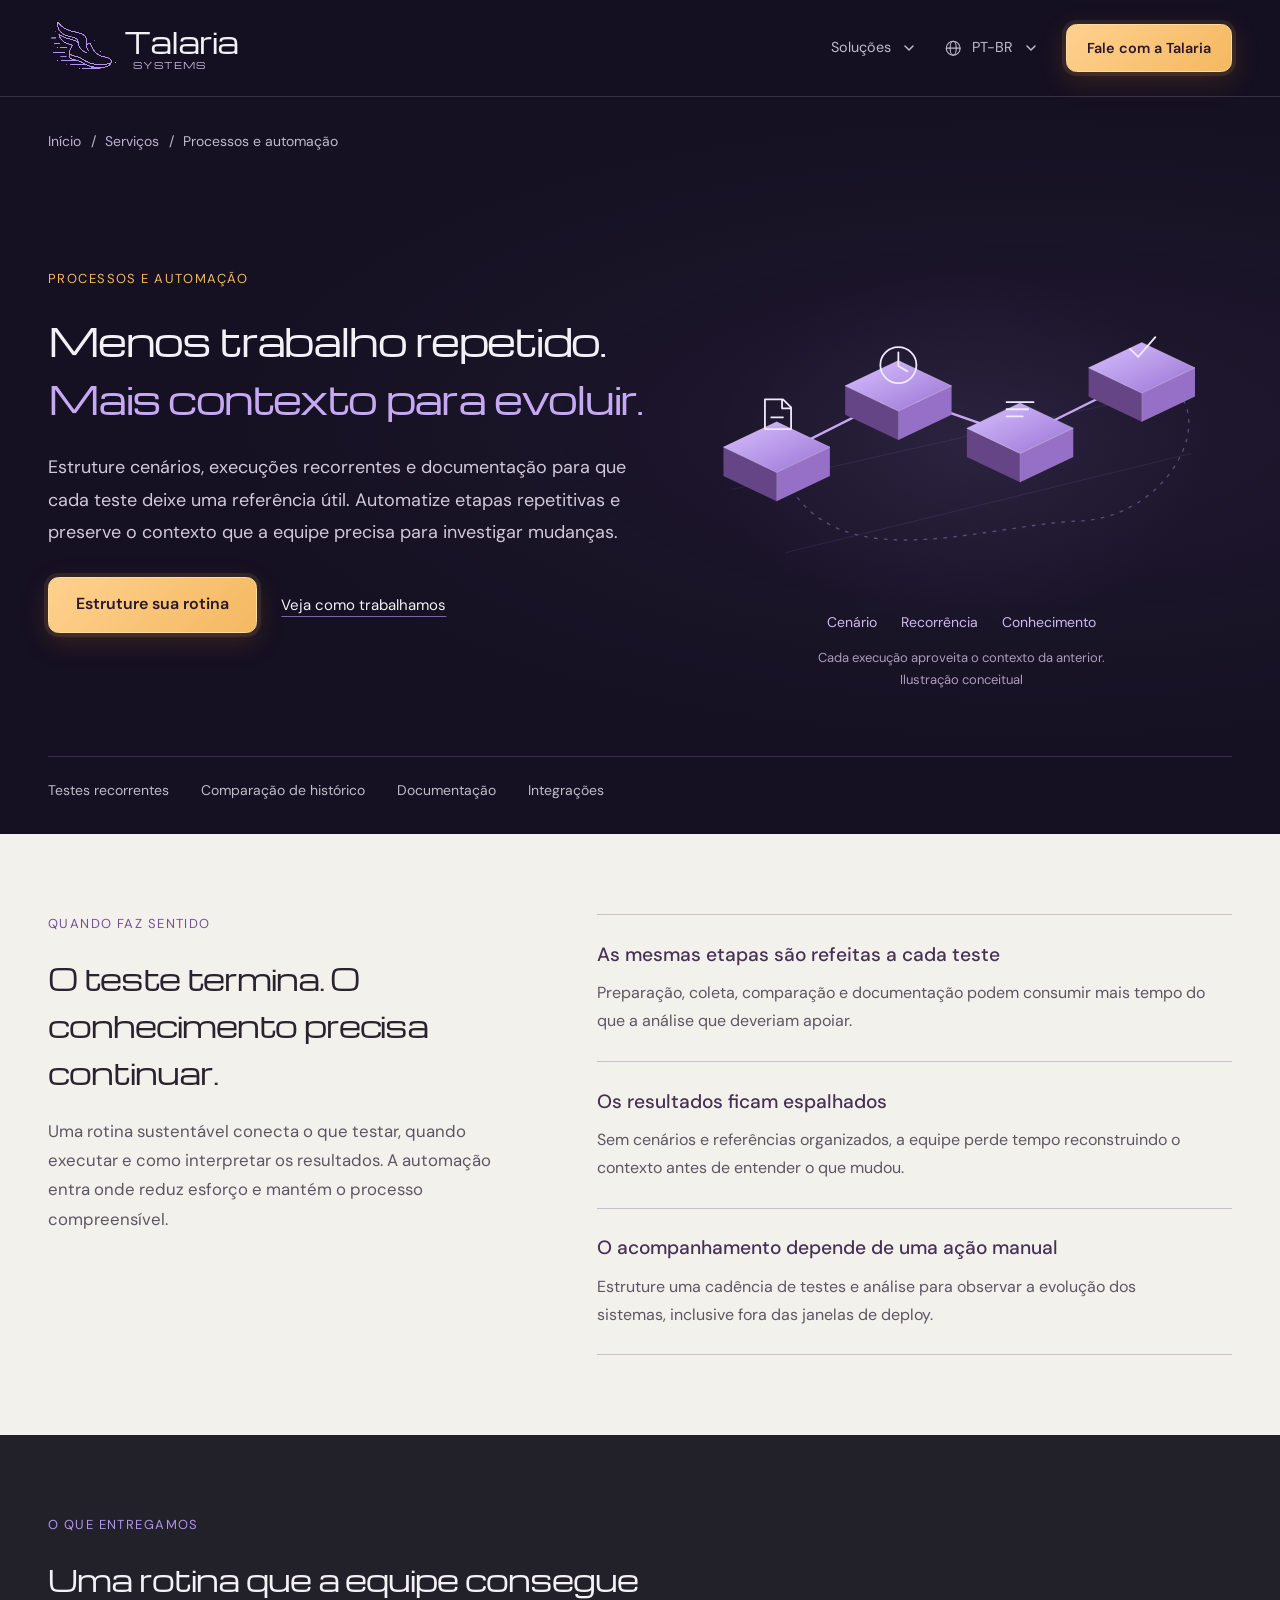
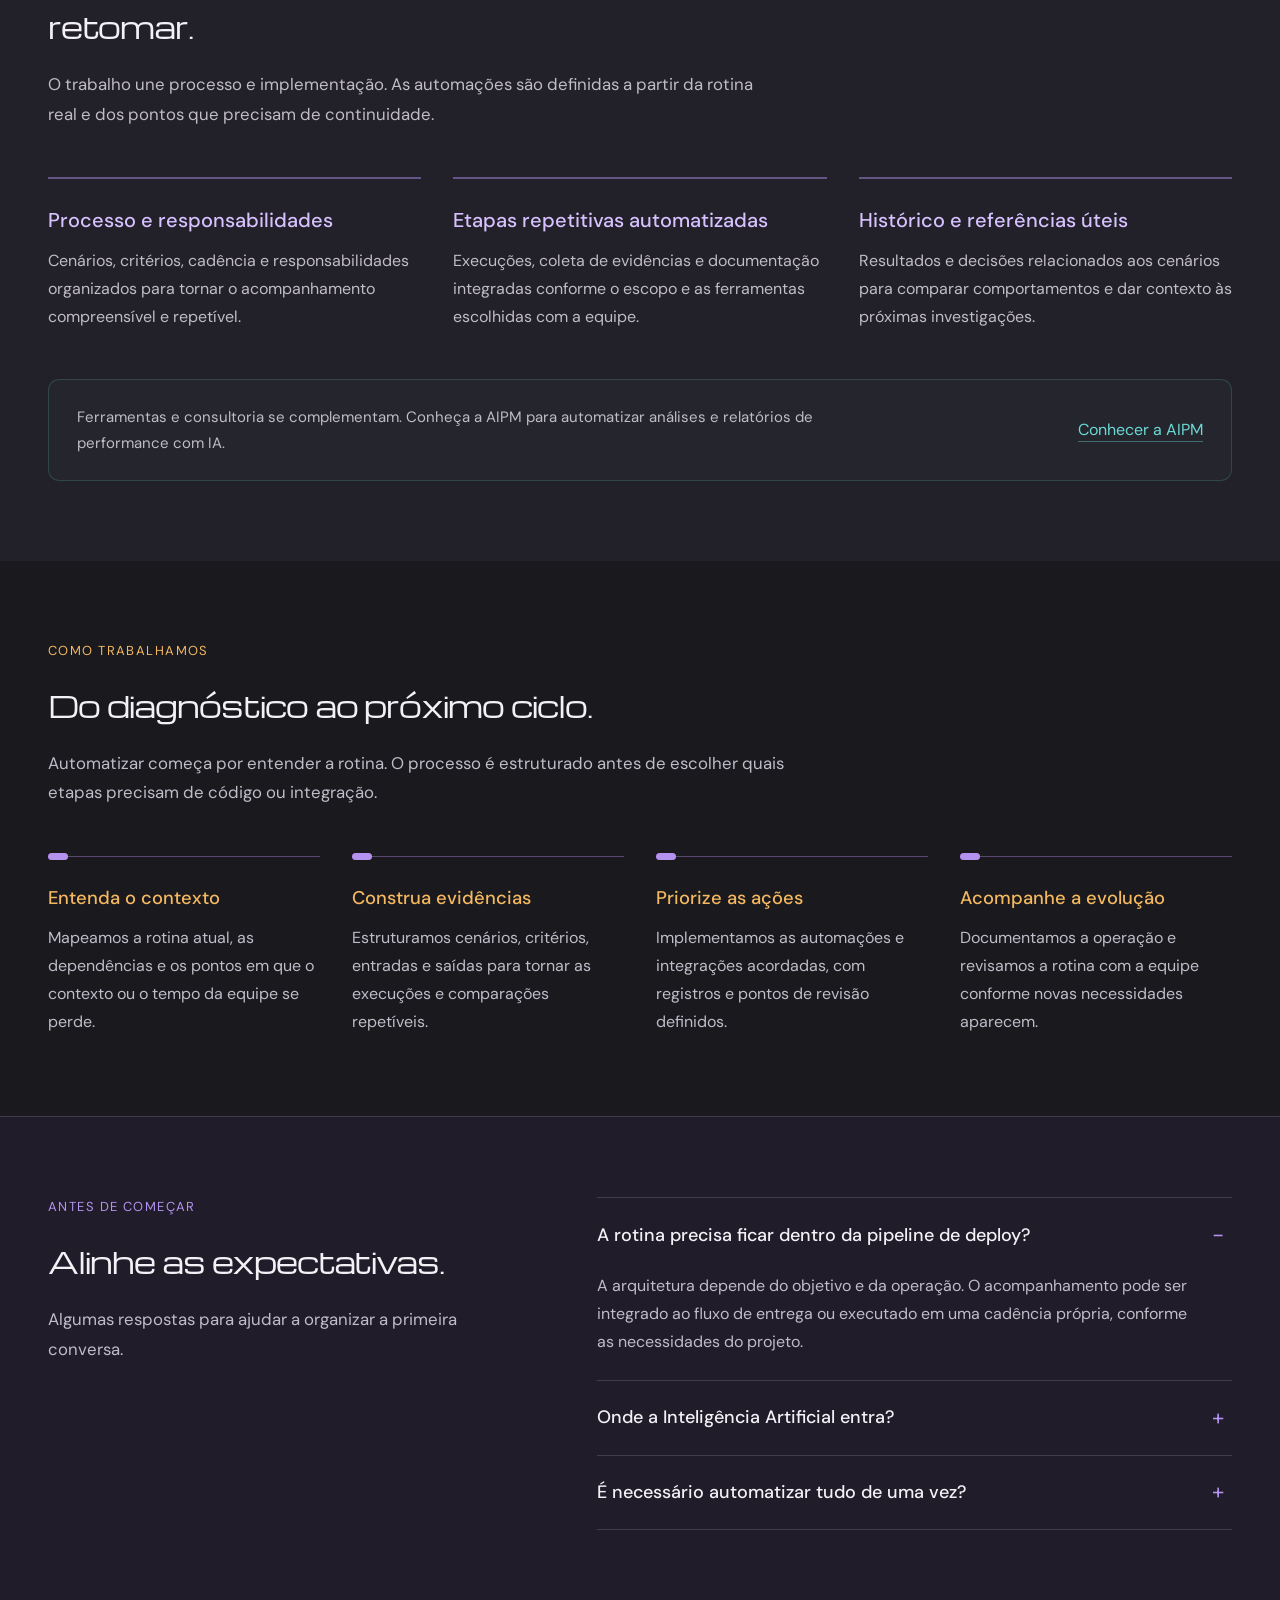
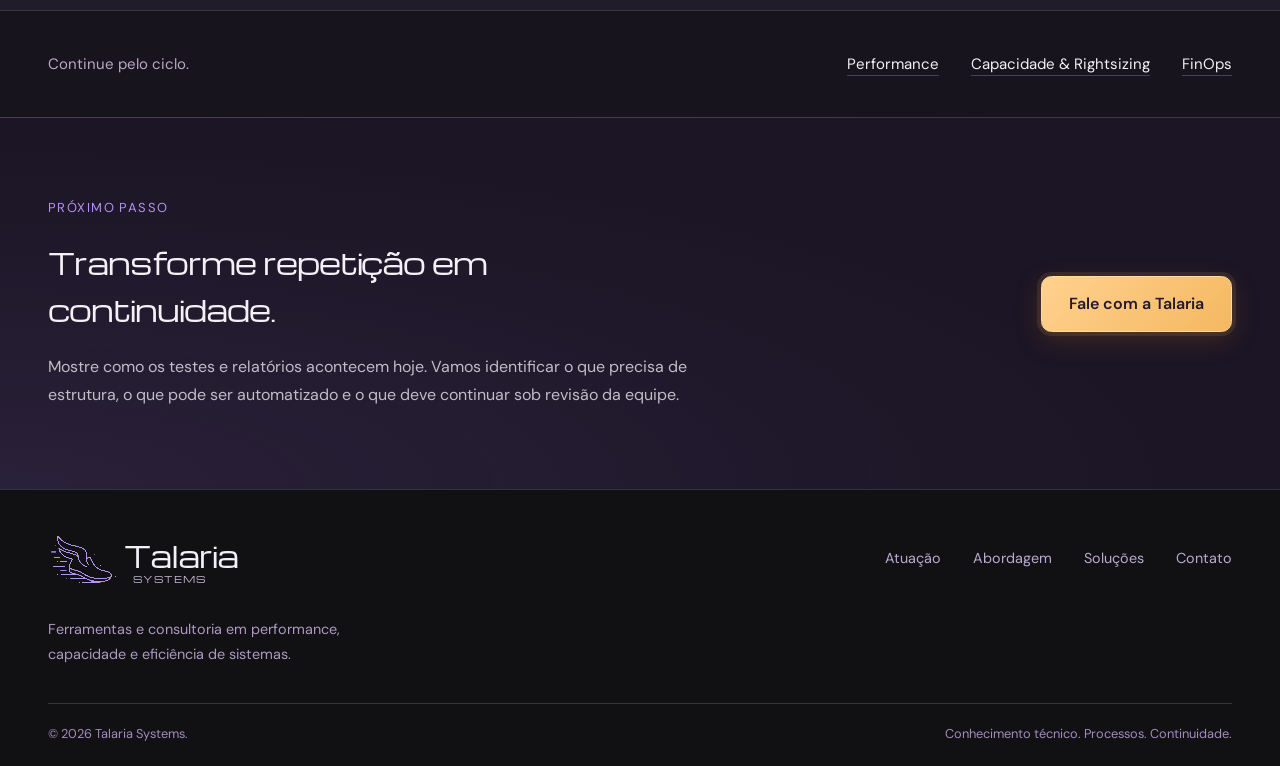
<file: servicos/automacao/index.html>
<!DOCTYPE html>
<html lang="pt-BR">
<head>
  <meta charset="UTF-8">
  <meta name="viewport" content="width=device-width, initial-scale=1">
  <meta name="theme-color" content="#151022">
  <meta name="description" content="Estruture testes recorrentes, comparações de histórico e documentação. Transforme análises pontuais em uma rotina de performance com a Talaria Systems." data-i18n-content="service.automacao.meta.description">
  <title data-i18n="service.automacao.meta.title">Processos e Automação de Performance | Talaria Systems</title>
  <link rel="icon" href="../../favicon.ico" sizes="any">
  <link rel="apple-touch-icon" href="../../apple-touch-icon.png">
  <link rel="preconnect" href="https://fonts.googleapis.com">
  <link rel="preconnect" href="https://fonts.gstatic.com" crossorigin>
  <link href="https://fonts.googleapis.com/css2?family=DM+Sans:wght@400;500;600&family=Michroma&display=swap" rel="stylesheet">
  <link rel="stylesheet" href="../../styles.css">
  <link rel="stylesheet" href="../servicos.css">
  <script src="../../script.js" defer></script>
  <script src="../../locales/catalog.js" defer></script>
  <script src="../../i18n.js" defer></script>
</head>
<body class="service-page service-automacao">
  <a class="skip-link" href="#main" data-i18n="common.skip">Pular para o conteúdo</a>
  <header class="site-header">
    <nav class="container header-inner" aria-label="Navegação principal" data-i18n-aria-label="common.nav.label">
      <a class="brand-signature" href="../../index.html" aria-label="Talaria Systems — início" data-i18n-aria-label="common.nav.home"><span class="brand-mark"><img src="../../branding/logos/logo-fast-lavanda-plano-v2.svg" width="1254" height="1254" alt=""></span><span class="brand-copy"><span class="brand-title">Talaria</span><span class="brand-subtitle">SYSTEMS</span></span></a>
      <button class="menu-toggle" type="button" aria-expanded="false" aria-controls="navigation"><span data-i18n="common.nav.menu">Menu</span><span class="menu-lines" aria-hidden="true"></span></button>
      <div class="nav-links" id="navigation">
        <details class="nav-dropdown solutions-dropdown">
          <summary class="nav-link nav-dropdown-toggle" data-i18n="common.nav.solutions">Soluções<svg class="nav-chevron" viewBox="0 0 16 16" aria-hidden="true"><path d="m4 6 4 4 4-4"/></svg></summary>
          <div class="solutions-menu">
            <div class="nav-menu-group">
              <p class="nav-menu-heading" data-i18n="common.nav.tools">Ferramentas</p>
              <a class="nav-product-link" href="../../ferramentas/aipm/index.html">
                <span class="nav-product-name">AIPM</span>
                <span class="nav-menu-description" data-i18n="common.nav.productDescription">Análises e relatórios de performance com IA</span>
              </a>
              <a class="nav-product-link" href="../../ferramentas/echo/index.html">
                <span class="nav-product-name nav-product-name--echo" translate="no">Echo</span>
                <span class="nav-menu-description" data-i18n="common.nav.echoDescription">Teste funcional com carga em paralelo</span>
              </a>
              <a class="nav-product-link" href="../../ferramentas/ariadne/index.html">
                <span class="nav-product-name nav-product-name--ariadne" translate="no">Ariadne</span>
                <span class="nav-menu-description" data-i18n="common.nav.ariadneDescription">Mapeamento e análise de performance com IA</span>
              </a>
              <a class="nav-product-link" href="../../ferramentas/chronos/index.html">
                <span class="nav-product-name nav-product-name--chronos" translate="no">Chronos</span>
                <span class="nav-menu-description" data-i18n="common.nav.chronosDescription">Testes recorrentes, baseline e relatórios</span>
              </a>
            </div>
            <div class="nav-menu-group">
              <p class="nav-menu-heading" data-i18n="common.nav.services">Serviços</p>
              <a class="nav-menu-link" href="../../servicos/performance/index.html" data-i18n="common.performance">Performance</a>
              <a class="nav-menu-link" href="../../servicos/capacidade/index.html" data-i18n="common.capacity">Capacidade &amp; Rightsizing</a>
              <a class="nav-menu-link" href="../../servicos/finops/index.html" data-i18n="service.finops.label">FinOps</a>
              <a class="nav-menu-link" href="../../servicos/automacao/index.html" data-i18n="common.automation">Processos e automação</a>
            </div>
          </div>
        </details>
        <details class="nav-dropdown language-dropdown">
          <summary class="nav-link nav-dropdown-toggle" aria-label="Idioma" data-i18n-aria-label="common.nav.language">
            <svg class="nav-globe" viewBox="0 0 24 24" aria-hidden="true"><circle cx="12" cy="12" r="9"/><ellipse cx="12" cy="12" rx="4" ry="9"/><path d="M3 12h18"/></svg>
            <span data-current-language translate="no">PT-BR</span>
            <svg class="nav-chevron" viewBox="0 0 16 16" aria-hidden="true"><path d="m4 6 4 4 4-4"/></svg>
          </summary>
          <div class="language-menu" translate="no">
            <button type="button" data-language="en" lang="en" aria-pressed="false"><span>EN</span>English</button>
            <button type="button" data-language="pt-BR" lang="pt-BR" aria-pressed="true"><span>PT-BR</span>Português (Brasil)</button>
            <button type="button" data-language="pt-PT" lang="pt-PT" aria-pressed="false"><span>PT</span>Português (Portugal)</button>
            <button type="button" data-language="es" lang="es" aria-pressed="false"><span>ES</span>Español</button>
          </div>
        </details>
        <a class="button button-small header-contact" href="https://outlook.office.com/book/AvaliaoInicialTalariaSystems@talariasystems.com.br/" target="_blank" rel="noopener" data-i18n="common.nav.cta">Fale com a Talaria</a>
      </div>
    </nav>
  </header>
  <main id="main">
    <section class="service-hero" aria-labelledby="service-title">
      <div class="container">
        <nav class="service-breadcrumbs" aria-label="Você está em" data-i18n-aria-label="service.breadcrumbs"><a href="../../index.html" data-i18n="service.home">Início</a><span aria-hidden="true">/</span><a href="../../index.html#services" data-i18n="common.nav.services">Serviços</a><span aria-hidden="true">/</span><span aria-current="page" data-i18n="common.automation">Processos e automação</span></nav>
        <div class="service-hero-grid">
          <div class="service-hero-copy">
            <p class="eyebrow" data-i18n="common.automation">Processos e automação</p>
            <h1 id="service-title" data-i18n="service.automacao.hero.title">Menos trabalho repetido.<br><span data-i18n="service.automacao.hero.accent">Mais contexto para evoluir.</span></h1>
            <p class="service-lead" data-i18n="service.automacao.hero.lead">Estruture cenários, execuções recorrentes e documentação para que cada teste deixe uma referência útil. Automatize etapas repetitivas e preserve o contexto que a equipe precisa para investigar mudanças.</p>
            <div class="service-actions"><a class="button" href="https://outlook.office.com/book/AvaliaoInicialTalariaSystems@talariasystems.com.br/" target="_blank" rel="noopener" data-i18n="service.automacao.hero.cta">Estruture sua rotina</a><a class="text-link" href="#metodo" data-i18n="service.hero.secondary">Veja como trabalhamos</a></div>
          </div>
          <figure class="service-visual"><svg viewBox="0 0 600 440" aria-hidden="true" focusable="false"><defs><linearGradient id="service-surface" x1="0" y1="0" x2="1" y2="1"><stop stop-color="#d7c1ff"/><stop offset="1" stop-color="#9b73d4"/></linearGradient></defs><path d="m45 310 510-115M105 380l450-110" fill="none" stroke="#b392f0" stroke-opacity=".12"/><path d="M95 273 230 205 365 252 500 185" fill="none" stroke="#c7a9f3" stroke-width="2.5"/><path d="M500 185c100 10 45 155-70 160S140 420 95 273" fill="none" stroke="#b392f0" stroke-width="1.5" stroke-opacity=".4" stroke-dasharray="4 7"/><g opacity="1"><path d="M36 263 95 291V323L36 295Z" fill="#654586"/><path d="M95 291 154 263V295L95 323Z" fill="#9670c6"/><path d="M95 235 154 263 95 291 36 263Z" fill="url(#service-surface)" stroke="#e7d8ff" stroke-opacity=".35"/><path d="M36 263 95 291 154 263M95 291V323" fill="none" stroke="#f0eaff" stroke-opacity=".22"/></g><g opacity="1"><path d="M171 195 230 223V255L171 227Z" fill="#654586"/><path d="M230 223 289 195V227L230 255Z" fill="#9670c6"/><path d="M230 167 289 195 230 223 171 195Z" fill="url(#service-surface)" stroke="#e7d8ff" stroke-opacity=".35"/><path d="M171 195 230 223 289 195M230 223V255" fill="none" stroke="#f0eaff" stroke-opacity=".22"/></g><g opacity="1"><path d="M306 242 365 270V302L306 274Z" fill="#654586"/><path d="M365 270 424 242V274L365 302Z" fill="#9670c6"/><path d="M365 214 424 242 365 270 306 242Z" fill="url(#service-surface)" stroke="#e7d8ff" stroke-opacity=".35"/><path d="M306 242 365 270 424 242M365 270V302" fill="none" stroke="#f0eaff" stroke-opacity=".22"/></g><g opacity="1"><path d="M441 175 500 203V235L441 207Z" fill="#654586"/><path d="M500 203 559 175V207L500 235Z" fill="#9670c6"/><path d="M500 147 559 175 500 203 441 175Z" fill="url(#service-surface)" stroke="#e7d8ff" stroke-opacity=".35"/><path d="M441 175 500 203 559 175M500 203V235" fill="none" stroke="#f0eaff" stroke-opacity=".22"/></g><g fill="none" stroke="#f0eaff" stroke-width="2" stroke-linecap="round" stroke-linejoin="round"><path d="M82 243v-33h20l9 9v24ZM101 210v10h10M89 230h13"/><circle cx="230" cy="172" r="20"/><path d="M230 158v15l10 6M350 213h30m-30 8h24m-24 8h18M487 154l9 9 19-22"/></g></svg><div class="service-diagram-labels"><span data-i18n="service.automacao.diagram.labels.scenario">Cenário</span><span data-i18n="service.automacao.diagram.labels.recurrence">Recorrência</span><span data-i18n="service.automacao.diagram.labels.knowledge">Conhecimento</span></div><figcaption><span data-i18n="service.automacao.diagram.caption">Cada execução aproveita o contexto da anterior.</span><br><span data-i18n="service.illustration">Ilustração conceitual</span></figcaption></figure>
        </div>
        <div class="service-scope"><span data-i18n="service.automacao.hero.scope.recurrence">Testes recorrentes</span><span data-i18n="service.automacao.hero.scope.comparison">Comparação de histórico</span><span data-i18n="service.automacao.hero.scope.documentation">Documentação</span><span data-i18n="service.automacao.hero.scope.integrations">Integrações</span></div>
      </div>
    </section>
    <section class="service-section service-context" id="quando-contratar" aria-labelledby="context-title">
      <div class="container service-context-grid">
        <div class="service-section-intro"><p class="eyebrow" data-i18n="service.context.eyebrow">Quando faz sentido</p><h2 class="service-heading" id="context-title" data-i18n="service.automacao.context.title">O teste termina. O conhecimento precisa continuar.</h2><p data-i18n="service.automacao.context.intro">Uma rotina sustentável conecta o que testar, quando executar e como interpretar os resultados. A automação entra onde reduz esforço e mantém o processo compreensível.</p></div>
        <ul class="service-situations"><li><h3 data-i18n="service.automacao.context.items.manual.title">As mesmas etapas são refeitas a cada teste</h3><p data-i18n="service.automacao.context.items.manual.text">Preparação, coleta, comparação e documentação podem consumir mais tempo do que a análise que deveriam apoiar.</p></li>
<li><h3 data-i18n="service.automacao.context.items.history.title">Os resultados ficam espalhados</h3><p data-i18n="service.automacao.context.items.history.text">Sem cenários e referências organizados, a equipe perde tempo reconstruindo o contexto antes de entender o que mudou.</p></li>
<li><h3 data-i18n="service.automacao.context.items.routine.title">O acompanhamento depende de uma ação manual</h3><p data-i18n="service.automacao.context.items.routine.text">Estruture uma cadência de testes e análise para observar a evolução dos sistemas, inclusive fora das janelas de deploy.</p></li></ul>
      </div>
    </section>
    <section class="service-section service-deliverables" id="entregas" aria-labelledby="deliverables-title">
      <div class="container">
        <div class="service-section-intro"><p class="eyebrow" data-i18n="service.deliver.eyebrow">O que entregamos</p><h2 class="service-heading" id="deliverables-title" data-i18n="service.automacao.deliver.title">Uma rotina que a equipe consegue retomar.</h2><p data-i18n="service.automacao.deliver.intro">O trabalho une processo e implementação. As automações são definidas a partir da rotina real e dos pontos que precisam de continuidade.</p></div>
        <div class="service-deliverable-grid"><article class="service-deliverable"><h3 data-i18n="service.automacao.deliver.items.process.title">Processo e responsabilidades</h3><p data-i18n="service.automacao.deliver.items.process.text">Cenários, critérios, cadência e responsabilidades organizados para tornar o acompanhamento compreensível e repetível.</p></article>
<article class="service-deliverable"><h3 data-i18n="service.automacao.deliver.items.automation.title">Etapas repetitivas automatizadas</h3><p data-i18n="service.automacao.deliver.items.automation.text">Execuções, coleta de evidências e documentação integradas conforme o escopo e as ferramentas escolhidas com a equipe.</p></article>
<article class="service-deliverable"><h3 data-i18n="service.automacao.deliver.items.history.title">Histórico e referências úteis</h3><p data-i18n="service.automacao.deliver.items.history.text">Resultados e decisões relacionados aos cenários para comparar comportamentos e dar contexto às próximas investigações.</p></article></div>
        <aside class="service-tool-note"><p data-i18n="service.tools.description">Ferramentas e consultoria se complementam. Conheça a AIPM para automatizar análises e relatórios de performance com IA.</p><a href="../../ferramentas/aipm/index.html" data-i18n="common.aipmLink">Conhecer a AIPM</a></aside>
      </div>
    </section>
    <section class="service-section service-method" id="metodo" aria-labelledby="method-title">
      <div class="container">
        <div class="service-section-intro"><p class="eyebrow" data-i18n="service.method.eyebrow">Como trabalhamos</p><h2 class="service-heading" id="method-title" data-i18n="service.method.title">Do diagnóstico ao próximo ciclo.</h2><p data-i18n="service.automacao.method.intro">Automatizar começa por entender a rotina. O processo é estruturado antes de escolher quais etapas precisam de código ou integração.</p></div>
        <ol class="service-method-list"><li><h3 data-i18n="service.method.context">Entenda o contexto</h3><p data-i18n="service.automacao.method.steps.context">Mapeamos a rotina atual, as dependências e os pontos em que o contexto ou o tempo da equipe se perde.</p></li>
<li><h3 data-i18n="service.method.evidence">Construa evidências</h3><p data-i18n="service.automacao.method.steps.evidence">Estruturamos cenários, critérios, entradas e saídas para tornar as execuções e comparações repetíveis.</p></li>
<li><h3 data-i18n="service.method.actions">Priorize as ações</h3><p data-i18n="service.automacao.method.steps.actions">Implementamos as automações e integrações acordadas, com registros e pontos de revisão definidos.</p></li>
<li><h3 data-i18n="service.method.continuity">Acompanhe a evolução</h3><p data-i18n="service.automacao.method.steps.continuity">Documentamos a operação e revisamos a rotina com a equipe conforme novas necessidades aparecem.</p></li></ol>
      </div>
    </section>
    <section class="service-section service-faq" id="perguntas" aria-labelledby="faq-title">
      <div class="container service-faq-grid">
        <div class="service-section-intro"><p class="eyebrow" data-i18n="service.faq.eyebrow">Antes de começar</p><h2 class="service-heading" id="faq-title" data-i18n="service.faq.title">Alinhe as expectativas.</h2><p data-i18n="service.faq.intro">Algumas respostas para ajudar a organizar a primeira conversa.</p></div>
        <div class="service-faq-list"><details name="service-faqs" open><summary data-i18n="service.automacao.faq.pipeline.question">A rotina precisa ficar dentro da pipeline de deploy?</summary><p data-i18n="service.automacao.faq.pipeline.answer">A arquitetura depende do objetivo e da operação. O acompanhamento pode ser integrado ao fluxo de entrega ou executado em uma cadência própria, conforme as necessidades do projeto.</p></details>
<details name="service-faqs"><summary data-i18n="service.automacao.faq.ai.question">Onde a Inteligência Artificial entra?</summary><p data-i18n="service.automacao.faq.ai.answer">A IA pode apoiar a análise dos resultados e a preparação dos relatórios, com revisão da equipe. A AIPM é a ferramenta da Talaria voltada à automação dessas análises e relatórios de performance.</p></details>
<details name="service-faqs"><summary data-i18n="service.automacao.faq.start.question">É necessário automatizar tudo de uma vez?</summary><p data-i18n="service.automacao.faq.start.answer">O trabalho pode começar pelas etapas mais repetitivas ou pelos pontos em que o histórico se perde. A evolução é orientada pelo esforço, pelo impacto e pelas necessidades de manutenção da equipe.</p></details></div>
      </div>
    </section>
    <div class="service-related"><div class="container service-related-inner"><p data-i18n="service.related.title">Continue pelo ciclo.</p><nav aria-label="Outros serviços" data-i18n-aria-label="service.related.nav"><a href="../performance/index.html" data-i18n="common.performance">Performance</a><a href="../capacidade/index.html" data-i18n="common.capacity">Capacidade &amp; Rightsizing</a><a href="../finops/index.html" data-i18n="service.finops.label">FinOps</a></nav></div></div>
    <section class="service-section service-contact" aria-labelledby="contact-title">
      <div class="container service-contact-inner"><div><p class="eyebrow" data-i18n="service.contact.eyebrow">Próximo passo</p><h2 class="service-heading" id="contact-title" data-i18n="service.automacao.contact.title">Transforme repetição em continuidade.</h2><p data-i18n="service.automacao.contact.text">Mostre como os testes e relatórios acontecem hoje. Vamos identificar o que precisa de estrutura, o que pode ser automatizado e o que deve continuar sob revisão da equipe.</p></div><a class="button" href="https://outlook.office.com/book/AvaliaoInicialTalariaSystems@talariasystems.com.br/" target="_blank" rel="noopener" data-i18n="common.nav.cta">Fale com a Talaria</a></div>
    </section>
  </main>
  <footer class="site-footer"><div class="container footer-main"><div><a class="brand-signature footer-brand" href="../../index.html#home" aria-label="Talaria Systems — início" data-i18n-aria-label="common.nav.home"><span class="brand-mark"><img src="../../branding/logos/logo-fast-lavanda-plano-v2.svg" width="1254" height="1254" alt="" loading="lazy"></span><span class="brand-copy"><span class="brand-title">Talaria</span><span class="brand-subtitle">SYSTEMS</span></span></a><p data-i18n="home.footer.line1 home.footer.line2">Ferramentas e consultoria em performance,<br>capacidade e eficiência de sistemas.</p></div><nav aria-label="Navegação do rodapé" data-i18n-aria-label="common.nav.footer"><a href="../../index.html#services" data-i18n="common.nav.expertise">Atuação</a><a href="../../index.html#approach" data-i18n="common.nav.approach">Abordagem</a><a href="../../index.html#solutions" data-i18n="common.nav.solutions">Soluções</a><a href="https://outlook.office.com/book/AvaliaoInicialTalariaSystems@talariasystems.com.br/" target="_blank" rel="noopener" data-i18n="common.nav.contact">Contato</a></nav></div><div class="container footer-bottom"><p>© <span id="copyright-year">2026</span> Talaria Systems.</p><p data-i18n="home.footer.tagline">Conhecimento técnico. Processos. Continuidade.</p></div></footer>
</body>
</html>
</file>
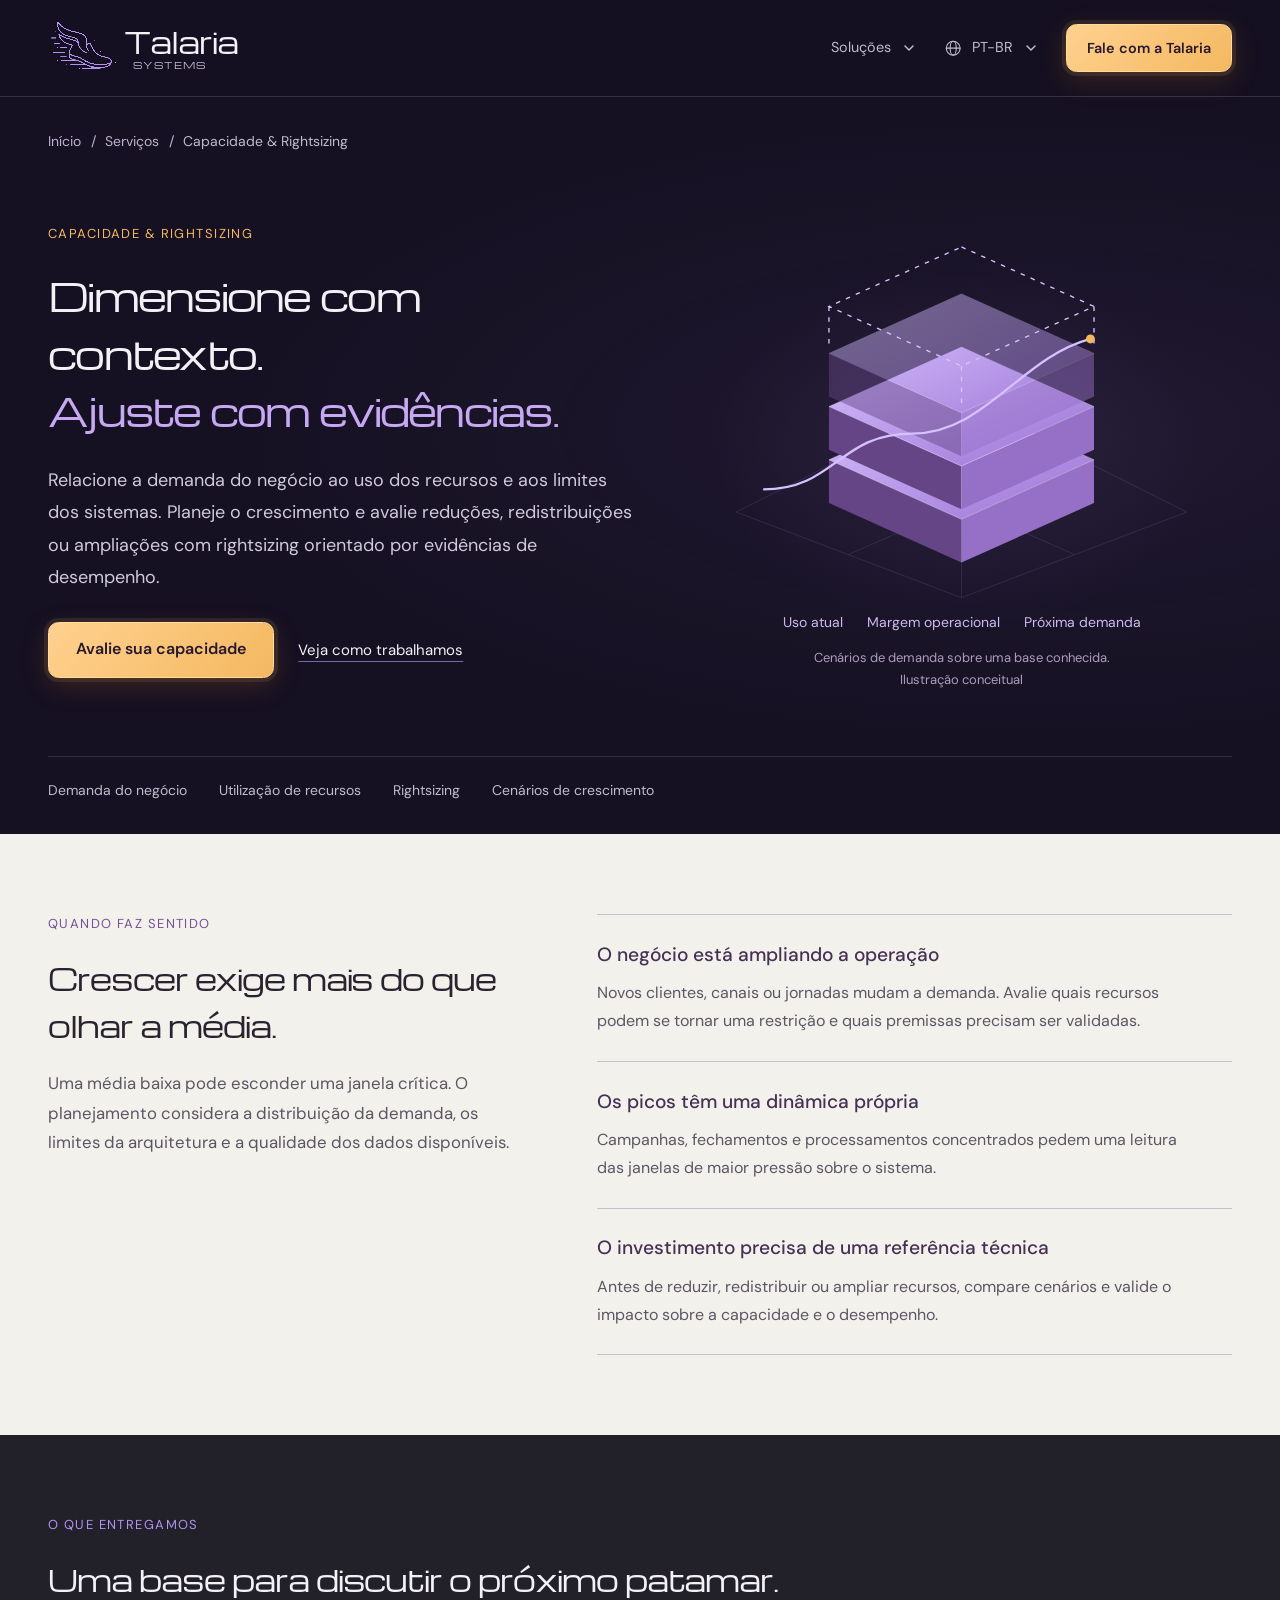
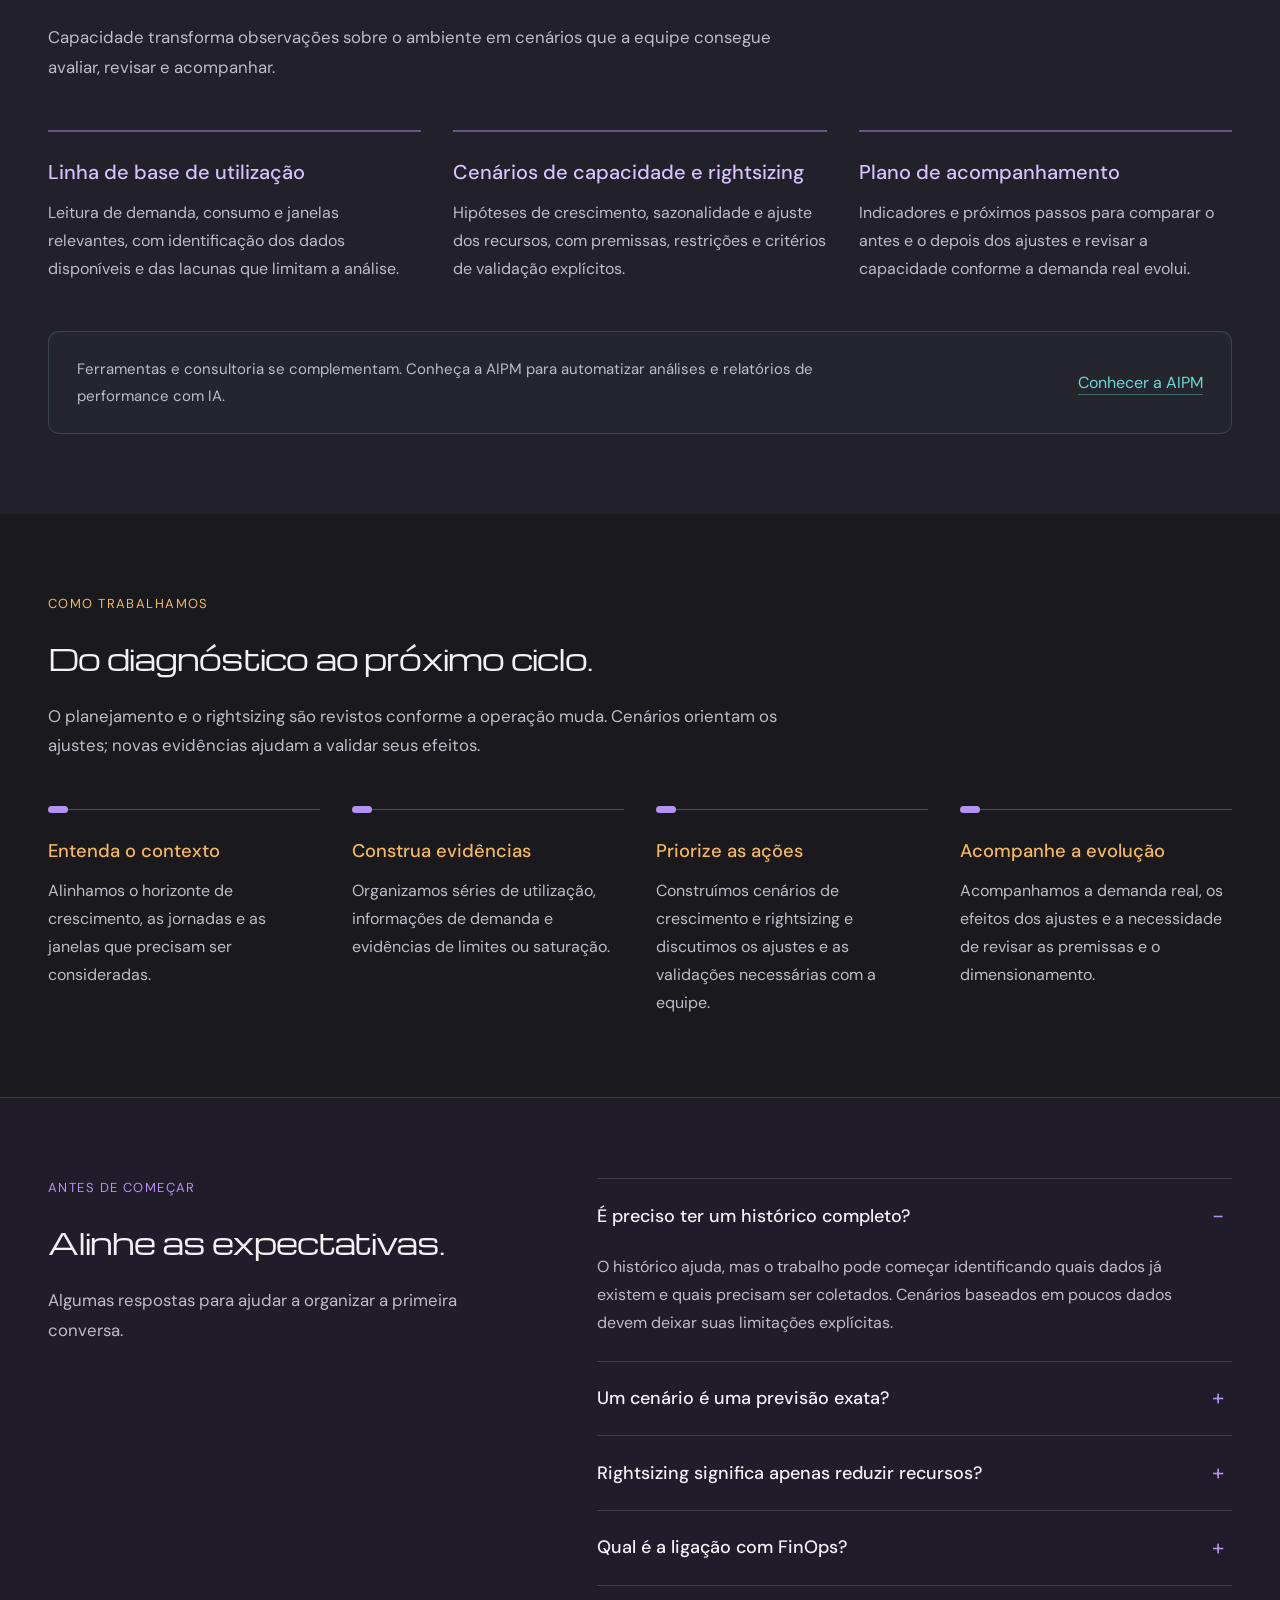
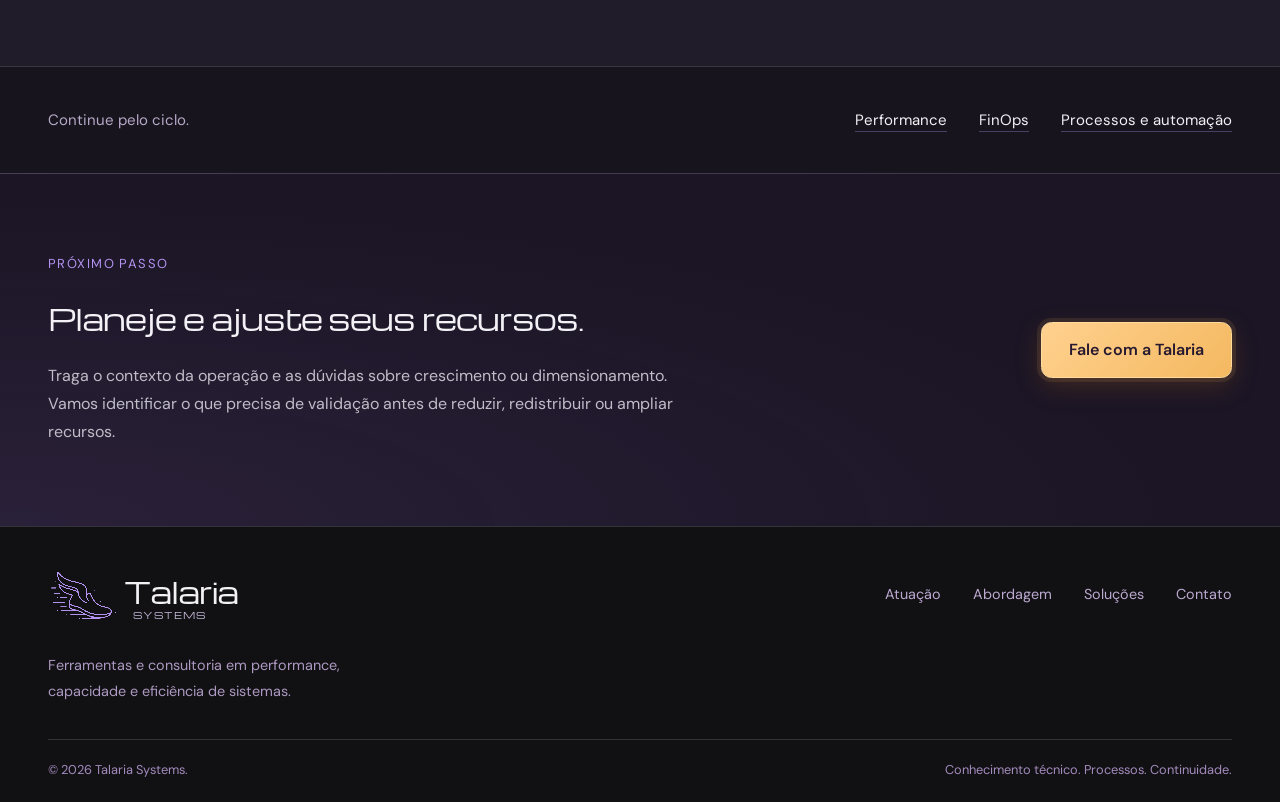
<file: servicos/capacidade/index.html>
<!DOCTYPE html>
<html lang="pt-BR">
<head>
  <meta charset="UTF-8">
  <meta name="viewport" content="width=device-width, initial-scale=1">
  <meta name="theme-color" content="#151022">
  <meta name="description" content="Planeje a capacidade e ajuste os recursos ao uso real. A Talaria conecta demanda, utilização e desempenho para orientar o dimensionamento e o rightsizing." data-i18n-content="service.capacidade.meta.description">
  <title data-i18n="service.capacidade.meta.title">Capacidade &amp; Rightsizing | Talaria Systems</title>
  <link rel="icon" href="../../favicon.ico" sizes="any">
  <link rel="apple-touch-icon" href="../../apple-touch-icon.png">
  <link rel="preconnect" href="https://fonts.googleapis.com">
  <link rel="preconnect" href="https://fonts.gstatic.com" crossorigin>
  <link href="https://fonts.googleapis.com/css2?family=DM+Sans:wght@400;500;600&family=Michroma&display=swap" rel="stylesheet">
  <link rel="stylesheet" href="../../styles.css">
  <link rel="stylesheet" href="../servicos.css">
  <script src="../../script.js" defer></script>
  <script src="../../locales/catalog.js" defer></script>
  <script src="../../i18n.js" defer></script>
</head>
<body class="service-page service-capacidade">
  <a class="skip-link" href="#main" data-i18n="common.skip">Pular para o conteúdo</a>
  <header class="site-header">
    <nav class="container header-inner" aria-label="Navegação principal" data-i18n-aria-label="common.nav.label">
      <a class="brand-signature" href="../../index.html" aria-label="Talaria Systems — início" data-i18n-aria-label="common.nav.home"><span class="brand-mark"><img src="../../branding/logos/logo-fast-lavanda-plano-v2.svg" width="1254" height="1254" alt=""></span><span class="brand-copy"><span class="brand-title">Talaria</span><span class="brand-subtitle">SYSTEMS</span></span></a>
      <button class="menu-toggle" type="button" aria-expanded="false" aria-controls="navigation"><span data-i18n="common.nav.menu">Menu</span><span class="menu-lines" aria-hidden="true"></span></button>
      <div class="nav-links" id="navigation">
        <details class="nav-dropdown solutions-dropdown">
          <summary class="nav-link nav-dropdown-toggle" data-i18n="common.nav.solutions">Soluções<svg class="nav-chevron" viewBox="0 0 16 16" aria-hidden="true"><path d="m4 6 4 4 4-4"/></svg></summary>
          <div class="solutions-menu">
            <div class="nav-menu-group">
              <p class="nav-menu-heading" data-i18n="common.nav.tools">Ferramentas</p>
              <a class="nav-product-link" href="../../ferramentas/aipm/index.html">
                <span class="nav-product-name">AIPM</span>
                <span class="nav-menu-description" data-i18n="common.nav.productDescription">Análises e relatórios de performance com IA</span>
              </a>
              <a class="nav-product-link" href="../../ferramentas/echo/index.html">
                <span class="nav-product-name nav-product-name--echo" translate="no">Echo</span>
                <span class="nav-menu-description" data-i18n="common.nav.echoDescription">Teste funcional com carga em paralelo</span>
              </a>
              <a class="nav-product-link" href="../../ferramentas/ariadne/index.html">
                <span class="nav-product-name nav-product-name--ariadne" translate="no">Ariadne</span>
                <span class="nav-menu-description" data-i18n="common.nav.ariadneDescription">Mapeamento e análise de performance com IA</span>
              </a>
              <a class="nav-product-link" href="../../ferramentas/chronos/index.html">
                <span class="nav-product-name nav-product-name--chronos" translate="no">Chronos</span>
                <span class="nav-menu-description" data-i18n="common.nav.chronosDescription">Testes recorrentes, baseline e relatórios</span>
              </a>
            </div>
            <div class="nav-menu-group">
              <p class="nav-menu-heading" data-i18n="common.nav.services">Serviços</p>
              <a class="nav-menu-link" href="../../servicos/performance/index.html" data-i18n="common.performance">Performance</a>
              <a class="nav-menu-link" href="../../servicos/capacidade/index.html" data-i18n="common.capacity">Capacidade &amp; Rightsizing</a>
              <a class="nav-menu-link" href="../../servicos/finops/index.html" data-i18n="service.finops.label">FinOps</a>
              <a class="nav-menu-link" href="../../servicos/automacao/index.html" data-i18n="common.automation">Processos e automação</a>
            </div>
          </div>
        </details>
        <details class="nav-dropdown language-dropdown">
          <summary class="nav-link nav-dropdown-toggle" aria-label="Idioma" data-i18n-aria-label="common.nav.language">
            <svg class="nav-globe" viewBox="0 0 24 24" aria-hidden="true"><circle cx="12" cy="12" r="9"/><ellipse cx="12" cy="12" rx="4" ry="9"/><path d="M3 12h18"/></svg>
            <span data-current-language translate="no">PT-BR</span>
            <svg class="nav-chevron" viewBox="0 0 16 16" aria-hidden="true"><path d="m4 6 4 4 4-4"/></svg>
          </summary>
          <div class="language-menu" translate="no">
            <button type="button" data-language="en" lang="en" aria-pressed="false"><span>EN</span>English</button>
            <button type="button" data-language="pt-BR" lang="pt-BR" aria-pressed="true"><span>PT-BR</span>Português (Brasil)</button>
            <button type="button" data-language="pt-PT" lang="pt-PT" aria-pressed="false"><span>PT</span>Português (Portugal)</button>
            <button type="button" data-language="es" lang="es" aria-pressed="false"><span>ES</span>Español</button>
          </div>
        </details>
        <a class="button button-small header-contact" href="https://outlook.office.com/book/AvaliaoInicialTalariaSystems@talariasystems.com.br/" target="_blank" rel="noopener" data-i18n="common.nav.cta">Fale com a Talaria</a>
      </div>
    </nav>
  </header>
  <main id="main">
    <section class="service-hero" aria-labelledby="service-title">
      <div class="container">
        <nav class="service-breadcrumbs" aria-label="Você está em" data-i18n-aria-label="service.breadcrumbs"><a href="../../index.html" data-i18n="service.home">Início</a><span aria-hidden="true">/</span><a href="../../index.html#services" data-i18n="common.nav.services">Serviços</a><span aria-hidden="true">/</span><span aria-current="page" data-i18n="common.capacity">Capacidade &amp; Rightsizing</span></nav>
        <div class="service-hero-grid">
          <div class="service-hero-copy">
            <p class="eyebrow" data-i18n="common.capacity">Capacidade &amp; Rightsizing</p>
            <h1 id="service-title" data-i18n="service.capacidade.hero.title">Dimensione com contexto.<br><span data-i18n="service.capacidade.hero.accent">Ajuste com evidências.</span></h1>
            <p class="service-lead" data-i18n="service.capacidade.hero.lead">Relacione a demanda do negócio ao uso dos recursos e aos limites dos sistemas. Planeje o crescimento e avalie reduções, redistribuições ou ampliações com rightsizing orientado por evidências de desempenho.</p>
            <div class="service-actions"><a class="button" href="https://outlook.office.com/book/AvaliaoInicialTalariaSystems@talariasystems.com.br/" target="_blank" rel="noopener" data-i18n="service.capacidade.hero.cta">Avalie sua capacidade</a><a class="text-link" href="#metodo" data-i18n="service.hero.secondary">Veja como trabalhamos</a></div>
          </div>
          <figure class="service-visual"><svg viewBox="0 0 600 440" aria-hidden="true" focusable="false"><defs><linearGradient id="service-surface" x1="0" y1="0" x2="1" y2="1"><stop stop-color="#d7c1ff"/><stop offset="1" stop-color="#9b73d4"/></linearGradient></defs><path d="m300 210 250 125-250 95L50 335Z M175 272l250 110M425 272 175 382M300 210v220" fill="none" stroke="#b392f0" stroke-opacity=".16"/><g opacity="1"><path d="M153 277 300 343V391L153 325Z" fill="#654586"/><path d="M300 343 447 277V325L300 391Z" fill="#9670c6"/><path d="M300 211 447 277 300 343 153 277Z" fill="url(#service-surface)" stroke="#e7d8ff" stroke-opacity=".35"/><path d="M153 277 300 343 447 277M300 343V391" fill="none" stroke="#f0eaff" stroke-opacity=".22"/></g><g opacity="1"><path d="M153 218 300 284V332L153 266Z" fill="#654586"/><path d="M300 284 447 218V266L300 332Z" fill="#9670c6"/><path d="M300 152 447 218 300 284 153 218Z" fill="url(#service-surface)" stroke="#e7d8ff" stroke-opacity=".35"/><path d="M153 218 300 284 447 218M300 284V332" fill="none" stroke="#f0eaff" stroke-opacity=".22"/></g><g opacity="0.48"><path d="M153 159 300 225V273L153 207Z" fill="#654586"/><path d="M300 225 447 159V207L300 273Z" fill="#9670c6"/><path d="M300 93 447 159 300 225 153 159Z" fill="url(#service-surface)" stroke="#e7d8ff" stroke-opacity=".35"/><path d="M153 159 300 225 447 159M300 225V273" fill="none" stroke="#f0eaff" stroke-opacity=".22"/></g><path d="m300 41 147 66-147 66-147-66Z M153 107v41m294-41v41M300 173v41" fill="none" stroke="#d7c1ff" stroke-width="1.5" stroke-dasharray="5 7"/><path d="M80 310C160 310 164 248 245 248S365 164 443 143" stroke="#d7c1ff" stroke-width="2.5" fill="none"/><circle cx="443" cy="143" r="5" fill="#f4b860"/></svg><div class="service-diagram-labels"><span data-i18n="service.capacidade.diagram.labels.baseline">Uso atual</span><span data-i18n="service.capacidade.diagram.labels.headroom">Margem operacional</span><span data-i18n="service.capacidade.diagram.labels.growth">Próxima demanda</span></div><figcaption><span data-i18n="service.capacidade.diagram.caption">Cenários de demanda sobre uma base conhecida.</span><br><span data-i18n="service.illustration">Ilustração conceitual</span></figcaption></figure>
        </div>
        <div class="service-scope"><span data-i18n="service.capacidade.hero.scope.demand">Demanda do negócio</span><span data-i18n="service.capacidade.hero.scope.utilization">Utilização de recursos</span><span data-i18n="service.capacidade.hero.scope.rightsizing">Rightsizing</span><span data-i18n="service.capacidade.hero.scope.growth">Cenários de crescimento</span></div>
      </div>
    </section>
    <section class="service-section service-context" id="quando-contratar" aria-labelledby="context-title">
      <div class="container service-context-grid">
        <div class="service-section-intro"><p class="eyebrow" data-i18n="service.context.eyebrow">Quando faz sentido</p><h2 class="service-heading" id="context-title" data-i18n="service.capacidade.context.title">Crescer exige mais do que olhar a média.</h2><p data-i18n="service.capacidade.context.intro">Uma média baixa pode esconder uma janela crítica. O planejamento considera a distribuição da demanda, os limites da arquitetura e a qualidade dos dados disponíveis.</p></div>
        <ul class="service-situations"><li><h3 data-i18n="service.capacidade.context.items.growth.title">O negócio está ampliando a operação</h3><p data-i18n="service.capacidade.context.items.growth.text">Novos clientes, canais ou jornadas mudam a demanda. Avalie quais recursos podem se tornar uma restrição e quais premissas precisam ser validadas.</p></li>
<li><h3 data-i18n="service.capacidade.context.items.seasonality.title">Os picos têm uma dinâmica própria</h3><p data-i18n="service.capacidade.context.items.seasonality.text">Campanhas, fechamentos e processamentos concentrados pedem uma leitura das janelas de maior pressão sobre o sistema.</p></li>
<li><h3 data-i18n="service.capacidade.context.items.investment.title">O investimento precisa de uma referência técnica</h3><p data-i18n="service.capacidade.context.items.investment.text">Antes de reduzir, redistribuir ou ampliar recursos, compare cenários e valide o impacto sobre a capacidade e o desempenho.</p></li></ul>
      </div>
    </section>
    <section class="service-section service-deliverables" id="entregas" aria-labelledby="deliverables-title">
      <div class="container">
        <div class="service-section-intro"><p class="eyebrow" data-i18n="service.deliver.eyebrow">O que entregamos</p><h2 class="service-heading" id="deliverables-title" data-i18n="service.capacidade.deliver.title">Uma base para discutir o próximo patamar.</h2><p data-i18n="service.capacidade.deliver.intro">Capacidade transforma observações sobre o ambiente em cenários que a equipe consegue avaliar, revisar e acompanhar.</p></div>
        <div class="service-deliverable-grid"><article class="service-deliverable"><h3 data-i18n="service.capacidade.deliver.items.baseline.title">Linha de base de utilização</h3><p data-i18n="service.capacidade.deliver.items.baseline.text">Leitura de demanda, consumo e janelas relevantes, com identificação dos dados disponíveis e das lacunas que limitam a análise.</p></article>
<article class="service-deliverable"><h3 data-i18n="service.capacidade.deliver.items.scenarios.title">Cenários de capacidade e rightsizing</h3><p data-i18n="service.capacidade.deliver.items.scenarios.text">Hipóteses de crescimento, sazonalidade e ajuste dos recursos, com premissas, restrições e critérios de validação explícitos.</p></article>
<article class="service-deliverable"><h3 data-i18n="service.capacidade.deliver.items.plan.title">Plano de acompanhamento</h3><p data-i18n="service.capacidade.deliver.items.plan.text">Indicadores e próximos passos para comparar o antes e o depois dos ajustes e revisar a capacidade conforme a demanda real evolui.</p></article></div>
        <aside class="service-tool-note"><p data-i18n="service.tools.description">Ferramentas e consultoria se complementam. Conheça a AIPM para automatizar análises e relatórios de performance com IA.</p><a href="../../ferramentas/aipm/index.html" data-i18n="common.aipmLink">Conhecer a AIPM</a></aside>
      </div>
    </section>
    <section class="service-section service-method" id="metodo" aria-labelledby="method-title">
      <div class="container">
        <div class="service-section-intro"><p class="eyebrow" data-i18n="service.method.eyebrow">Como trabalhamos</p><h2 class="service-heading" id="method-title" data-i18n="service.method.title">Do diagnóstico ao próximo ciclo.</h2><p data-i18n="service.capacidade.method.intro">O planejamento e o rightsizing são revistos conforme a operação muda. Cenários orientam os ajustes; novas evidências ajudam a validar seus efeitos.</p></div>
        <ol class="service-method-list"><li><h3 data-i18n="service.method.context">Entenda o contexto</h3><p data-i18n="service.capacidade.method.steps.context">Alinhamos o horizonte de crescimento, as jornadas e as janelas que precisam ser consideradas.</p></li>
<li><h3 data-i18n="service.method.evidence">Construa evidências</h3><p data-i18n="service.capacidade.method.steps.evidence">Organizamos séries de utilização, informações de demanda e evidências de limites ou saturação.</p></li>
<li><h3 data-i18n="service.method.actions">Priorize as ações</h3><p data-i18n="service.capacidade.method.steps.actions">Construímos cenários de crescimento e rightsizing e discutimos os ajustes e as validações necessárias com a equipe.</p></li>
<li><h3 data-i18n="service.method.continuity">Acompanhe a evolução</h3><p data-i18n="service.capacidade.method.steps.continuity">Acompanhamos a demanda real, os efeitos dos ajustes e a necessidade de revisar as premissas e o dimensionamento.</p></li></ol>
      </div>
    </section>
    <section class="service-section service-faq" id="perguntas" aria-labelledby="faq-title">
      <div class="container service-faq-grid">
        <div class="service-section-intro"><p class="eyebrow" data-i18n="service.faq.eyebrow">Antes de começar</p><h2 class="service-heading" id="faq-title" data-i18n="service.faq.title">Alinhe as expectativas.</h2><p data-i18n="service.faq.intro">Algumas respostas para ajudar a organizar a primeira conversa.</p></div>
        <div class="service-faq-list"><details name="service-faqs" open><summary data-i18n="service.capacidade.faq.history.question">É preciso ter um histórico completo?</summary><p data-i18n="service.capacidade.faq.history.answer">O histórico ajuda, mas o trabalho pode começar identificando quais dados já existem e quais precisam ser coletados. Cenários baseados em poucos dados devem deixar suas limitações explícitas.</p></details>
<details name="service-faqs"><summary data-i18n="service.capacidade.faq.forecast.question">Um cenário é uma previsão exata?</summary><p data-i18n="service.capacidade.faq.forecast.answer">Um cenário depende de premissas sobre demanda, arquitetura e utilização. Ele apoia a decisão e deve ser revisado conforme novas evidências aparecem.</p></details>
<details name="service-faqs"><summary data-i18n="service.capacidade.faq.rightsizing.question">Rightsizing significa apenas reduzir recursos?</summary><p data-i18n="service.capacidade.faq.rightsizing.answer">Rightsizing busca adequar os recursos ao uso e aos requisitos da aplicação. Uma decisão pode envolver reduzir, redistribuir ou ampliar um recurso quando há evidências que justifiquem o ajuste.</p></details>
<details name="service-faqs"><summary data-i18n="service.capacidade.faq.finops.question">Qual é a ligação com FinOps?</summary><p data-i18n="service.capacidade.faq.finops.answer">Capacidade &amp; Rightsizing orienta o dimensionamento e valida os ajustes dos recursos. FinOps dá visibilidade aos custos e ajuda a priorizar oportunidades. As duas frentes conectam a decisão de gasto ao comportamento técnico do sistema.</p></details></div>
      </div>
    </section>
    <div class="service-related"><div class="container service-related-inner"><p data-i18n="service.related.title">Continue pelo ciclo.</p><nav aria-label="Outros serviços" data-i18n-aria-label="service.related.nav"><a href="../performance/index.html" data-i18n="common.performance">Performance</a><a href="../finops/index.html" data-i18n="service.finops.label">FinOps</a><a href="../automacao/index.html" data-i18n="common.automation">Processos e automação</a></nav></div></div>
    <section class="service-section service-contact" aria-labelledby="contact-title">
      <div class="container service-contact-inner"><div><p class="eyebrow" data-i18n="service.contact.eyebrow">Próximo passo</p><h2 class="service-heading" id="contact-title" data-i18n="service.capacidade.contact.title">Planeje e ajuste seus recursos.</h2><p data-i18n="service.capacidade.contact.text">Traga o contexto da operação e as dúvidas sobre crescimento ou dimensionamento. Vamos identificar o que precisa de validação antes de reduzir, redistribuir ou ampliar recursos.</p></div><a class="button" href="https://outlook.office.com/book/AvaliaoInicialTalariaSystems@talariasystems.com.br/" target="_blank" rel="noopener" data-i18n="common.nav.cta">Fale com a Talaria</a></div>
    </section>
  </main>
  <footer class="site-footer"><div class="container footer-main"><div><a class="brand-signature footer-brand" href="../../index.html#home" aria-label="Talaria Systems — início" data-i18n-aria-label="common.nav.home"><span class="brand-mark"><img src="../../branding/logos/logo-fast-lavanda-plano-v2.svg" width="1254" height="1254" alt="" loading="lazy"></span><span class="brand-copy"><span class="brand-title">Talaria</span><span class="brand-subtitle">SYSTEMS</span></span></a><p data-i18n="home.footer.line1 home.footer.line2">Ferramentas e consultoria em performance,<br>capacidade e eficiência de sistemas.</p></div><nav aria-label="Navegação do rodapé" data-i18n-aria-label="common.nav.footer"><a href="../../index.html#services" data-i18n="common.nav.expertise">Atuação</a><a href="../../index.html#approach" data-i18n="common.nav.approach">Abordagem</a><a href="../../index.html#solutions" data-i18n="common.nav.solutions">Soluções</a><a href="https://outlook.office.com/book/AvaliaoInicialTalariaSystems@talariasystems.com.br/" target="_blank" rel="noopener" data-i18n="common.nav.contact">Contato</a></nav></div><div class="container footer-bottom"><p>© <span id="copyright-year">2026</span> Talaria Systems.</p><p data-i18n="home.footer.tagline">Conhecimento técnico. Processos. Continuidade.</p></div></footer>
</body>
</html>
</file>
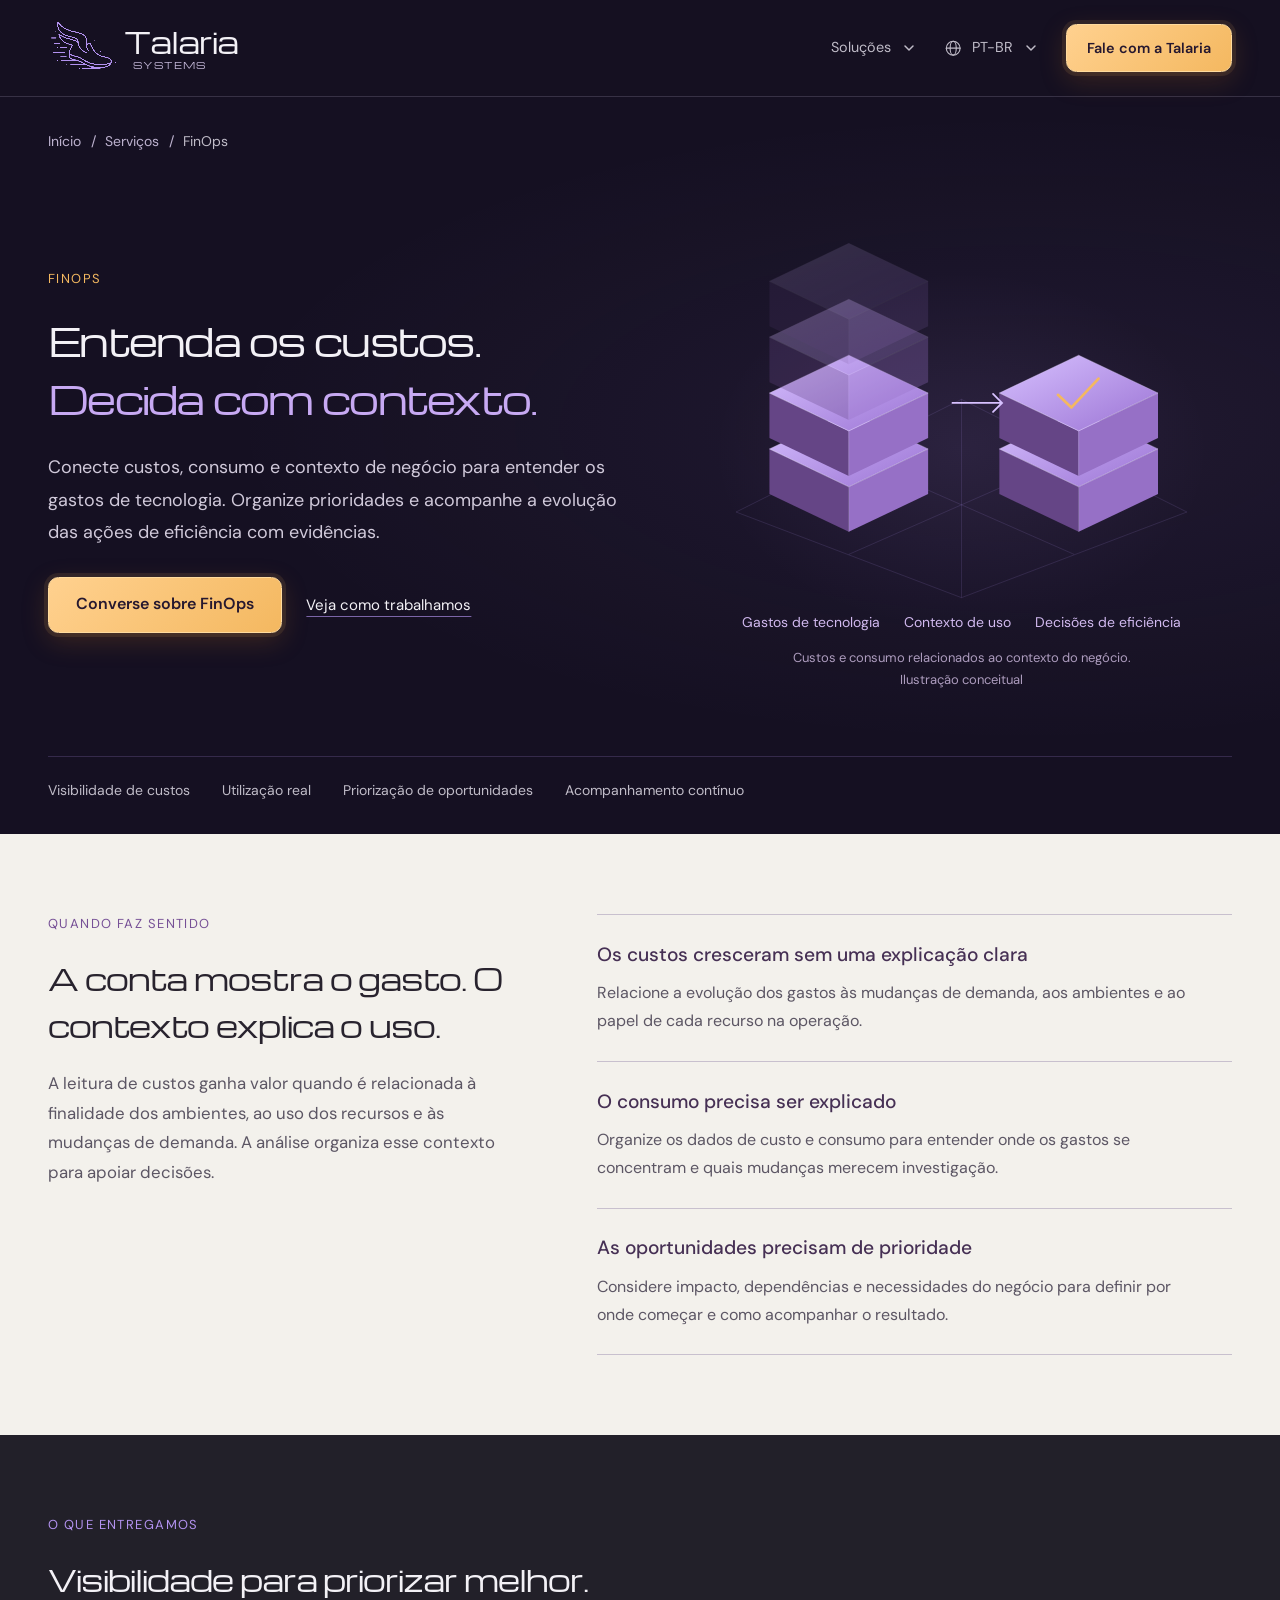
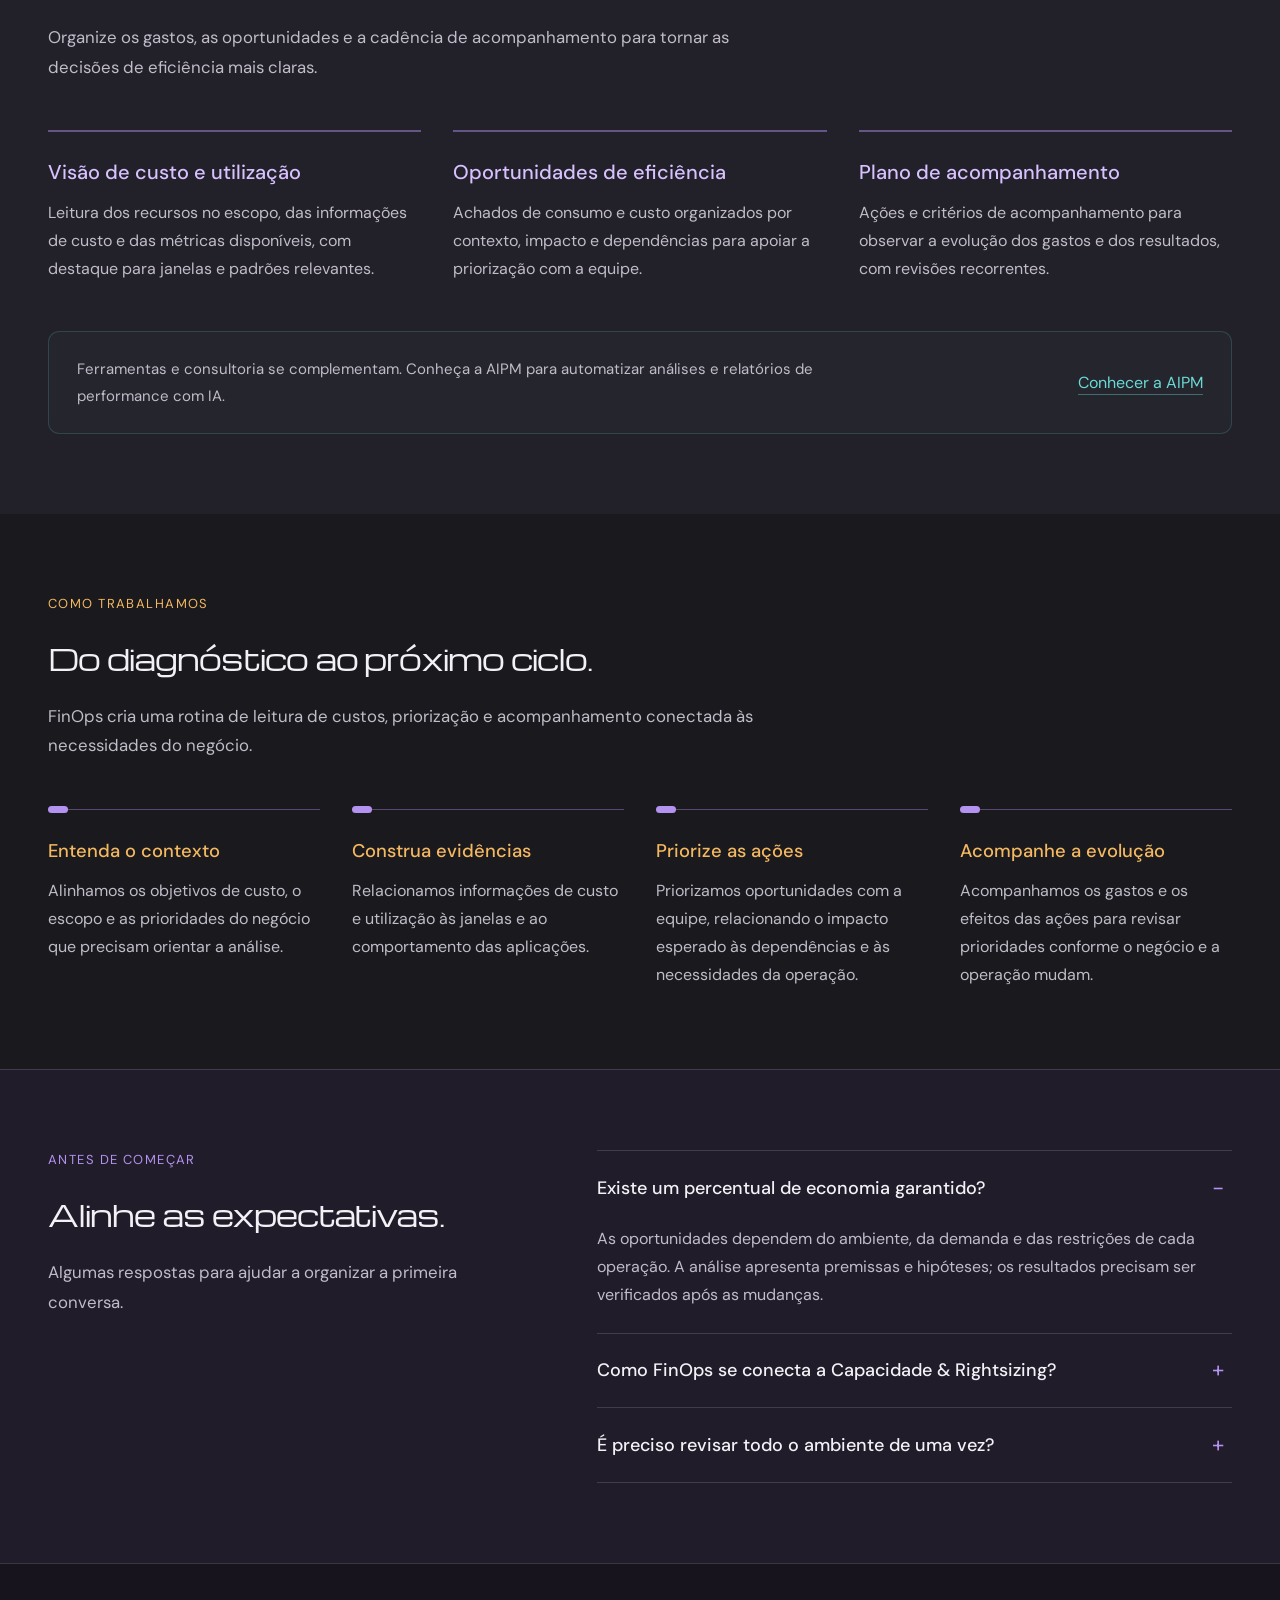
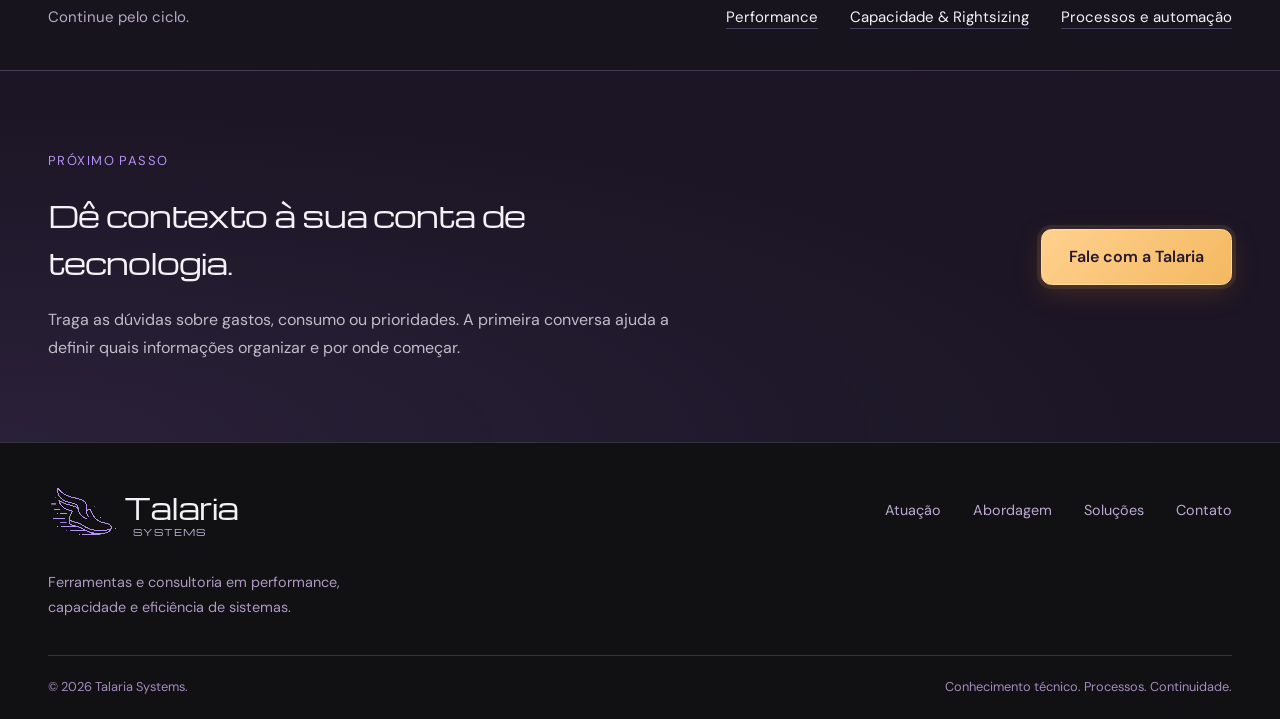
<file: servicos/finops/index.html>
<!DOCTYPE html>
<html lang="pt-BR">
<head>
  <meta charset="UTF-8">
  <meta name="viewport" content="width=device-width, initial-scale=1">
  <meta name="theme-color" content="#151022">
  <meta name="description" content="Dê visibilidade aos gastos de tecnologia. A consultoria de FinOps da Talaria conecta custos, consumo e prioridades do negócio para orientar decisões de eficiência." data-i18n-content="service.finops.meta.description">
  <title data-i18n="service.finops.meta.title">FinOps | Talaria Systems</title>
  <link rel="icon" href="../../favicon.ico" sizes="any">
  <link rel="apple-touch-icon" href="../../apple-touch-icon.png">
  <link rel="preconnect" href="https://fonts.googleapis.com">
  <link rel="preconnect" href="https://fonts.gstatic.com" crossorigin>
  <link href="https://fonts.googleapis.com/css2?family=DM+Sans:wght@400;500;600&family=Michroma&display=swap" rel="stylesheet">
  <link rel="stylesheet" href="../../styles.css">
  <link rel="stylesheet" href="../servicos.css">
  <script src="../../script.js" defer></script>
  <script src="../../locales/catalog.js" defer></script>
  <script src="../../i18n.js" defer></script>
</head>
<body class="service-page service-finops">
  <a class="skip-link" href="#main" data-i18n="common.skip">Pular para o conteúdo</a>
  <header class="site-header">
    <nav class="container header-inner" aria-label="Navegação principal" data-i18n-aria-label="common.nav.label">
      <a class="brand-signature" href="../../index.html" aria-label="Talaria Systems — início" data-i18n-aria-label="common.nav.home"><span class="brand-mark"><img src="../../branding/logos/logo-fast-lavanda-plano-v2.svg" width="1254" height="1254" alt=""></span><span class="brand-copy"><span class="brand-title">Talaria</span><span class="brand-subtitle">SYSTEMS</span></span></a>
      <button class="menu-toggle" type="button" aria-expanded="false" aria-controls="navigation"><span data-i18n="common.nav.menu">Menu</span><span class="menu-lines" aria-hidden="true"></span></button>
      <div class="nav-links" id="navigation">
        <details class="nav-dropdown solutions-dropdown">
          <summary class="nav-link nav-dropdown-toggle" data-i18n="common.nav.solutions">Soluções<svg class="nav-chevron" viewBox="0 0 16 16" aria-hidden="true"><path d="m4 6 4 4 4-4"/></svg></summary>
          <div class="solutions-menu">
            <div class="nav-menu-group">
              <p class="nav-menu-heading" data-i18n="common.nav.tools">Ferramentas</p>
              <a class="nav-product-link" href="../../ferramentas/aipm/index.html">
                <span class="nav-product-name">AIPM</span>
                <span class="nav-menu-description" data-i18n="common.nav.productDescription">Análises e relatórios de performance com IA</span>
              </a>
              <a class="nav-product-link" href="../../ferramentas/echo/index.html">
                <span class="nav-product-name nav-product-name--echo" translate="no">Echo</span>
                <span class="nav-menu-description" data-i18n="common.nav.echoDescription">Teste funcional com carga em paralelo</span>
              </a>
              <a class="nav-product-link" href="../../ferramentas/ariadne/index.html">
                <span class="nav-product-name nav-product-name--ariadne" translate="no">Ariadne</span>
                <span class="nav-menu-description" data-i18n="common.nav.ariadneDescription">Mapeamento e análise de performance com IA</span>
              </a>
              <a class="nav-product-link" href="../../ferramentas/chronos/index.html">
                <span class="nav-product-name nav-product-name--chronos" translate="no">Chronos</span>
                <span class="nav-menu-description" data-i18n="common.nav.chronosDescription">Testes recorrentes, baseline e relatórios</span>
              </a>
            </div>
            <div class="nav-menu-group">
              <p class="nav-menu-heading" data-i18n="common.nav.services">Serviços</p>
              <a class="nav-menu-link" href="../../servicos/performance/index.html" data-i18n="common.performance">Performance</a>
              <a class="nav-menu-link" href="../../servicos/capacidade/index.html" data-i18n="common.capacity">Capacidade &amp; Rightsizing</a>
              <a class="nav-menu-link" href="../../servicos/finops/index.html" data-i18n="service.finops.label">FinOps</a>
              <a class="nav-menu-link" href="../../servicos/automacao/index.html" data-i18n="common.automation">Processos e automação</a>
            </div>
          </div>
        </details>
        <details class="nav-dropdown language-dropdown">
          <summary class="nav-link nav-dropdown-toggle" aria-label="Idioma" data-i18n-aria-label="common.nav.language">
            <svg class="nav-globe" viewBox="0 0 24 24" aria-hidden="true"><circle cx="12" cy="12" r="9"/><ellipse cx="12" cy="12" rx="4" ry="9"/><path d="M3 12h18"/></svg>
            <span data-current-language translate="no">PT-BR</span>
            <svg class="nav-chevron" viewBox="0 0 16 16" aria-hidden="true"><path d="m4 6 4 4 4-4"/></svg>
          </summary>
          <div class="language-menu" translate="no">
            <button type="button" data-language="en" lang="en" aria-pressed="false"><span>EN</span>English</button>
            <button type="button" data-language="pt-BR" lang="pt-BR" aria-pressed="true"><span>PT-BR</span>Português (Brasil)</button>
            <button type="button" data-language="pt-PT" lang="pt-PT" aria-pressed="false"><span>PT</span>Português (Portugal)</button>
            <button type="button" data-language="es" lang="es" aria-pressed="false"><span>ES</span>Español</button>
          </div>
        </details>
        <a class="button button-small header-contact" href="https://outlook.office.com/book/AvaliaoInicialTalariaSystems@talariasystems.com.br/" target="_blank" rel="noopener" data-i18n="common.nav.cta">Fale com a Talaria</a>
      </div>
    </nav>
  </header>
  <main id="main">
    <section class="service-hero" aria-labelledby="service-title">
      <div class="container">
        <nav class="service-breadcrumbs" aria-label="Você está em" data-i18n-aria-label="service.breadcrumbs"><a href="../../index.html" data-i18n="service.home">Início</a><span aria-hidden="true">/</span><a href="../../index.html#services" data-i18n="common.nav.services">Serviços</a><span aria-hidden="true">/</span><span aria-current="page" data-i18n="service.finops.label">FinOps</span></nav>
        <div class="service-hero-grid">
          <div class="service-hero-copy">
            <p class="eyebrow" data-i18n="service.finops.label">FinOps</p>
            <h1 id="service-title" data-i18n="service.finops.hero.title">Entenda os custos.<br><span data-i18n="service.finops.hero.accent">Decida com contexto.</span></h1>
            <p class="service-lead" data-i18n="service.finops.hero.lead">Conecte custos, consumo e contexto de negócio para entender os gastos de tecnologia. Organize prioridades e acompanhe a evolução das ações de eficiência com evidências.</p>
            <div class="service-actions"><a class="button" href="https://outlook.office.com/book/AvaliaoInicialTalariaSystems@talariasystems.com.br/" target="_blank" rel="noopener" data-i18n="service.finops.hero.cta">Converse sobre FinOps</a><a class="text-link" href="#metodo" data-i18n="service.hero.secondary">Veja como trabalhamos</a></div>
          </div>
          <figure class="service-visual"><svg viewBox="0 0 600 440" aria-hidden="true" focusable="false"><defs><linearGradient id="service-surface" x1="0" y1="0" x2="1" y2="1"><stop stop-color="#d7c1ff"/><stop offset="1" stop-color="#9b73d4"/></linearGradient></defs><path d="m300 210 250 125-250 95L50 335Z M175 272l250 110M425 272 175 382M300 210v220" fill="none" stroke="#b392f0" stroke-opacity=".16"/><g opacity="1"><path d="M87 265 175 307V357L87 315Z" fill="#654586"/><path d="M175 307 263 265V315L175 357Z" fill="#9670c6"/><path d="M175 223 263 265 175 307 87 265Z" fill="url(#service-surface)" stroke="#e7d8ff" stroke-opacity=".35"/><path d="M87 265 175 307 263 265M175 307V357" fill="none" stroke="#f0eaff" stroke-opacity=".22"/></g><g opacity="1"><path d="M87 203 175 245V295L87 253Z" fill="#654586"/><path d="M175 245 263 203V253L175 295Z" fill="#9670c6"/><path d="M175 161 263 203 175 245 87 203Z" fill="url(#service-surface)" stroke="#e7d8ff" stroke-opacity=".35"/><path d="M87 203 175 245 263 203M175 245V295" fill="none" stroke="#f0eaff" stroke-opacity=".22"/></g><g opacity="0.3"><path d="M87 141 175 183V233L87 191Z" fill="#654586"/><path d="M175 183 263 141V191L175 233Z" fill="#9670c6"/><path d="M175 99 263 141 175 183 87 141Z" fill="url(#service-surface)" stroke="#e7d8ff" stroke-opacity=".35"/><path d="M87 141 175 183 263 141M175 183V233" fill="none" stroke="#f0eaff" stroke-opacity=".22"/></g><g opacity="0.15"><path d="M87 79 175 121V171L87 129Z" fill="#654586"/><path d="M175 121 263 79V129L175 171Z" fill="#9670c6"/><path d="M175 37 263 79 175 121 87 79Z" fill="url(#service-surface)" stroke="#e7d8ff" stroke-opacity=".35"/><path d="M87 79 175 121 263 79M175 121V171" fill="none" stroke="#f0eaff" stroke-opacity=".22"/></g><g opacity="1"><path d="M342 265 430 307V357L342 315Z" fill="#654586"/><path d="M430 307 518 265V315L430 357Z" fill="#9670c6"/><path d="M430 223 518 265 430 307 342 265Z" fill="url(#service-surface)" stroke="#e7d8ff" stroke-opacity=".35"/><path d="M342 265 430 307 518 265M430 307V357" fill="none" stroke="#f0eaff" stroke-opacity=".22"/></g><g opacity="1"><path d="M342 203 430 245V295L342 253Z" fill="#654586"/><path d="M430 245 518 203V253L430 295Z" fill="#9670c6"/><path d="M430 161 518 203 430 245 342 203Z" fill="url(#service-surface)" stroke="#e7d8ff" stroke-opacity=".35"/><path d="M342 203 430 245 518 203M430 245V295" fill="none" stroke="#f0eaff" stroke-opacity=".22"/></g><path d="M290 214h55m-10-10 10 10-10 10" fill="none" stroke="#d7c1ff" stroke-width="2" stroke-linecap="round"/><path d="m407 205 15 14 30-32" fill="none" stroke="#f4b860" stroke-width="3" stroke-linecap="round" stroke-linejoin="round"/></svg><div class="service-diagram-labels"><span data-i18n="service.finops.diagram.labels.allocated">Gastos de tecnologia</span><span data-i18n="service.finops.diagram.labels.used">Contexto de uso</span><span data-i18n="service.finops.diagram.labels.adjusted">Decisões de eficiência</span></div><figcaption><span data-i18n="service.finops.diagram.caption">Custos e consumo relacionados ao contexto do negócio.</span><br><span data-i18n="service.illustration">Ilustração conceitual</span></figcaption></figure>
        </div>
        <div class="service-scope"><span data-i18n="service.finops.hero.scope.cost">Visibilidade de custos</span><span data-i18n="service.finops.hero.scope.utilization">Utilização real</span><span data-i18n="service.finops.hero.scope.priorities">Priorização de oportunidades</span><span data-i18n="service.finops.hero.scope.tracking">Acompanhamento contínuo</span></div>
      </div>
    </section>
    <section class="service-section service-context" id="quando-contratar" aria-labelledby="context-title">
      <div class="container service-context-grid">
        <div class="service-section-intro"><p class="eyebrow" data-i18n="service.context.eyebrow">Quando faz sentido</p><h2 class="service-heading" id="context-title" data-i18n="service.finops.context.title">A conta mostra o gasto. O contexto explica o uso.</h2><p data-i18n="service.finops.context.intro">A leitura de custos ganha valor quando é relacionada à finalidade dos ambientes, ao uso dos recursos e às mudanças de demanda. A análise organiza esse contexto para apoiar decisões.</p></div>
        <ul class="service-situations"><li><h3 data-i18n="service.finops.context.items.cost.title">Os custos cresceram sem uma explicação clara</h3><p data-i18n="service.finops.context.items.cost.text">Relacione a evolução dos gastos às mudanças de demanda, aos ambientes e ao papel de cada recurso na operação.</p></li>
<li><h3 data-i18n="service.finops.context.items.idle.title">O consumo precisa ser explicado</h3><p data-i18n="service.finops.context.items.idle.text">Organize os dados de custo e consumo para entender onde os gastos se concentram e quais mudanças merecem investigação.</p></li>
<li><h3 data-i18n="service.finops.context.items.tradeoff.title">As oportunidades precisam de prioridade</h3><p data-i18n="service.finops.context.items.tradeoff.text">Considere impacto, dependências e necessidades do negócio para definir por onde começar e como acompanhar o resultado.</p></li></ul>
      </div>
    </section>
    <section class="service-section service-deliverables" id="entregas" aria-labelledby="deliverables-title">
      <div class="container">
        <div class="service-section-intro"><p class="eyebrow" data-i18n="service.deliver.eyebrow">O que entregamos</p><h2 class="service-heading" id="deliverables-title" data-i18n="service.finops.deliver.title">Visibilidade para priorizar melhor.</h2><p data-i18n="service.finops.deliver.intro">Organize os gastos, as oportunidades e a cadência de acompanhamento para tornar as decisões de eficiência mais claras.</p></div>
        <div class="service-deliverable-grid"><article class="service-deliverable"><h3 data-i18n="service.finops.deliver.items.inventory.title">Visão de custo e utilização</h3><p data-i18n="service.finops.deliver.items.inventory.text">Leitura dos recursos no escopo, das informações de custo e das métricas disponíveis, com destaque para janelas e padrões relevantes.</p></article>
<article class="service-deliverable"><h3 data-i18n="service.finops.deliver.items.opportunities.title">Oportunidades de eficiência</h3><p data-i18n="service.finops.deliver.items.opportunities.text">Achados de consumo e custo organizados por contexto, impacto e dependências para apoiar a priorização com a equipe.</p></article>
<article class="service-deliverable"><h3 data-i18n="service.finops.deliver.items.validation.title">Plano de acompanhamento</h3><p data-i18n="service.finops.deliver.items.validation.text">Ações e critérios de acompanhamento para observar a evolução dos gastos e dos resultados, com revisões recorrentes.</p></article></div>
        <aside class="service-tool-note"><p data-i18n="service.tools.description">Ferramentas e consultoria se complementam. Conheça a AIPM para automatizar análises e relatórios de performance com IA.</p><a href="../../ferramentas/aipm/index.html" data-i18n="common.aipmLink">Conhecer a AIPM</a></aside>
      </div>
    </section>
    <section class="service-section service-method" id="metodo" aria-labelledby="method-title">
      <div class="container">
        <div class="service-section-intro"><p class="eyebrow" data-i18n="service.method.eyebrow">Como trabalhamos</p><h2 class="service-heading" id="method-title" data-i18n="service.method.title">Do diagnóstico ao próximo ciclo.</h2><p data-i18n="service.finops.method.intro">FinOps cria uma rotina de leitura de custos, priorização e acompanhamento conectada às necessidades do negócio.</p></div>
        <ol class="service-method-list"><li><h3 data-i18n="service.method.context">Entenda o contexto</h3><p data-i18n="service.finops.method.steps.context">Alinhamos os objetivos de custo, o escopo e as prioridades do negócio que precisam orientar a análise.</p></li>
<li><h3 data-i18n="service.method.evidence">Construa evidências</h3><p data-i18n="service.finops.method.steps.evidence">Relacionamos informações de custo e utilização às janelas e ao comportamento das aplicações.</p></li>
<li><h3 data-i18n="service.method.actions">Priorize as ações</h3><p data-i18n="service.finops.method.steps.actions">Priorizamos oportunidades com a equipe, relacionando o impacto esperado às dependências e às necessidades da operação.</p></li>
<li><h3 data-i18n="service.method.continuity">Acompanhe a evolução</h3><p data-i18n="service.finops.method.steps.continuity">Acompanhamos os gastos e os efeitos das ações para revisar prioridades conforme o negócio e a operação mudam.</p></li></ol>
      </div>
    </section>
    <section class="service-section service-faq" id="perguntas" aria-labelledby="faq-title">
      <div class="container service-faq-grid">
        <div class="service-section-intro"><p class="eyebrow" data-i18n="service.faq.eyebrow">Antes de começar</p><h2 class="service-heading" id="faq-title" data-i18n="service.faq.title">Alinhe as expectativas.</h2><p data-i18n="service.faq.intro">Algumas respostas para ajudar a organizar a primeira conversa.</p></div>
        <div class="service-faq-list"><details name="service-faqs" open><summary data-i18n="service.finops.faq.saving.question">Existe um percentual de economia garantido?</summary><p data-i18n="service.finops.faq.saving.answer">As oportunidades dependem do ambiente, da demanda e das restrições de cada operação. A análise apresenta premissas e hipóteses; os resultados precisam ser verificados após as mudanças.</p></details>
<details name="service-faqs"><summary data-i18n="service.finops.faq.capacity.question">Como FinOps se conecta a Capacidade &amp; Rightsizing?</summary><p data-i18n="service.finops.faq.capacity.answer">FinOps dá visibilidade aos custos e ajuda a priorizar oportunidades. Capacidade &amp; Rightsizing aprofunda o dimensionamento e valida os ajustes dos recursos, conectando as decisões de custo ao comportamento técnico.</p></details>
<details name="service-faqs"><summary data-i18n="service.finops.faq.scope.question">É preciso revisar todo o ambiente de uma vez?</summary><p data-i18n="service.finops.faq.scope.answer">O escopo pode começar por uma aplicação, um ambiente ou um conjunto de recursos. A primeira conversa define onde há uma decisão relevante a apoiar e quais dados estão disponíveis.</p></details></div>
      </div>
    </section>
    <div class="service-related"><div class="container service-related-inner"><p data-i18n="service.related.title">Continue pelo ciclo.</p><nav aria-label="Outros serviços" data-i18n-aria-label="service.related.nav"><a href="../performance/index.html" data-i18n="common.performance">Performance</a><a href="../capacidade/index.html" data-i18n="common.capacity">Capacidade &amp; Rightsizing</a><a href="../automacao/index.html" data-i18n="common.automation">Processos e automação</a></nav></div></div>
    <section class="service-section service-contact" aria-labelledby="contact-title">
      <div class="container service-contact-inner"><div><p class="eyebrow" data-i18n="service.contact.eyebrow">Próximo passo</p><h2 class="service-heading" id="contact-title" data-i18n="service.finops.contact.title">Dê contexto à sua conta de tecnologia.</h2><p data-i18n="service.finops.contact.text">Traga as dúvidas sobre gastos, consumo ou prioridades. A primeira conversa ajuda a definir quais informações organizar e por onde começar.</p></div><a class="button" href="https://outlook.office.com/book/AvaliaoInicialTalariaSystems@talariasystems.com.br/" target="_blank" rel="noopener" data-i18n="common.nav.cta">Fale com a Talaria</a></div>
    </section>
  </main>
  <footer class="site-footer"><div class="container footer-main"><div><a class="brand-signature footer-brand" href="../../index.html#home" aria-label="Talaria Systems — início" data-i18n-aria-label="common.nav.home"><span class="brand-mark"><img src="../../branding/logos/logo-fast-lavanda-plano-v2.svg" width="1254" height="1254" alt="" loading="lazy"></span><span class="brand-copy"><span class="brand-title">Talaria</span><span class="brand-subtitle">SYSTEMS</span></span></a><p data-i18n="home.footer.line1 home.footer.line2">Ferramentas e consultoria em performance,<br>capacidade e eficiência de sistemas.</p></div><nav aria-label="Navegação do rodapé" data-i18n-aria-label="common.nav.footer"><a href="../../index.html#services" data-i18n="common.nav.expertise">Atuação</a><a href="../../index.html#approach" data-i18n="common.nav.approach">Abordagem</a><a href="../../index.html#solutions" data-i18n="common.nav.solutions">Soluções</a><a href="https://outlook.office.com/book/AvaliaoInicialTalariaSystems@talariasystems.com.br/" target="_blank" rel="noopener" data-i18n="common.nav.contact">Contato</a></nav></div><div class="container footer-bottom"><p>© <span id="copyright-year">2026</span> Talaria Systems.</p><p data-i18n="home.footer.tagline">Conhecimento técnico. Processos. Continuidade.</p></div></footer>
</body>
</html>
</file>
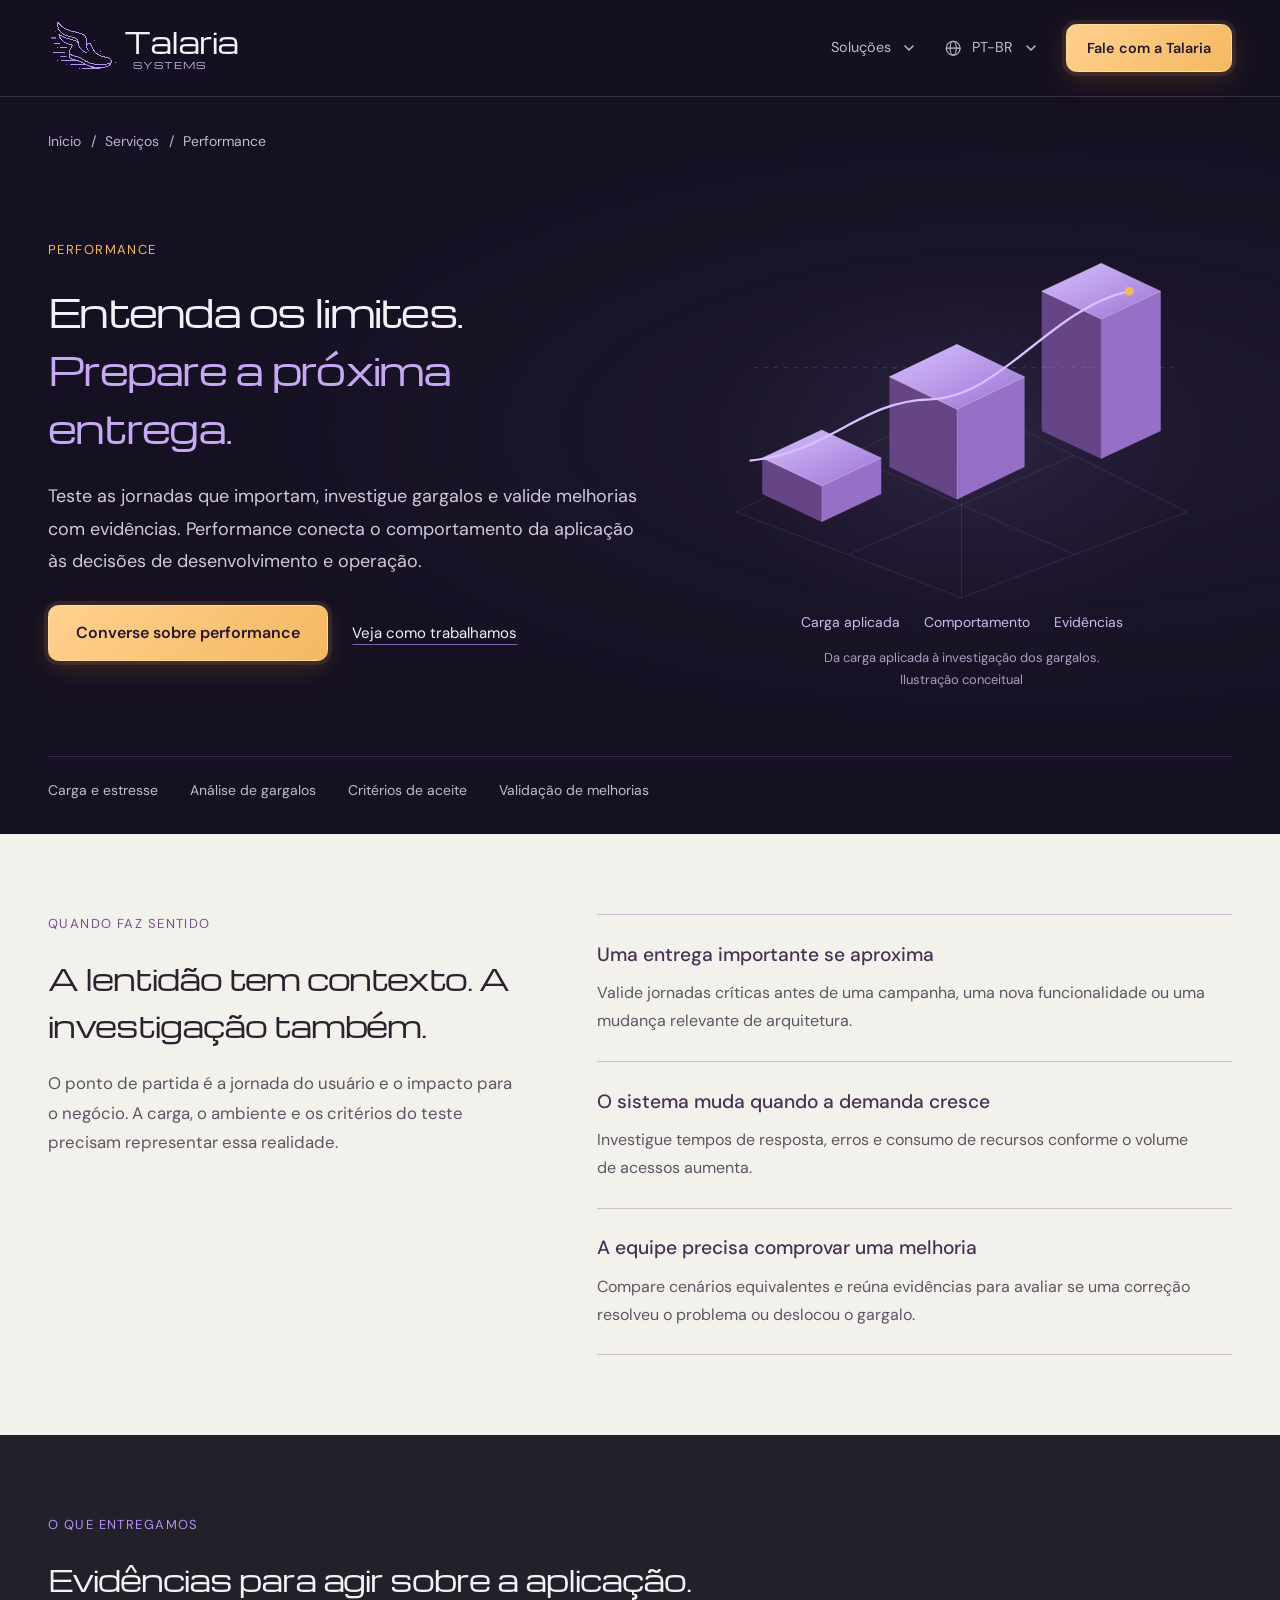
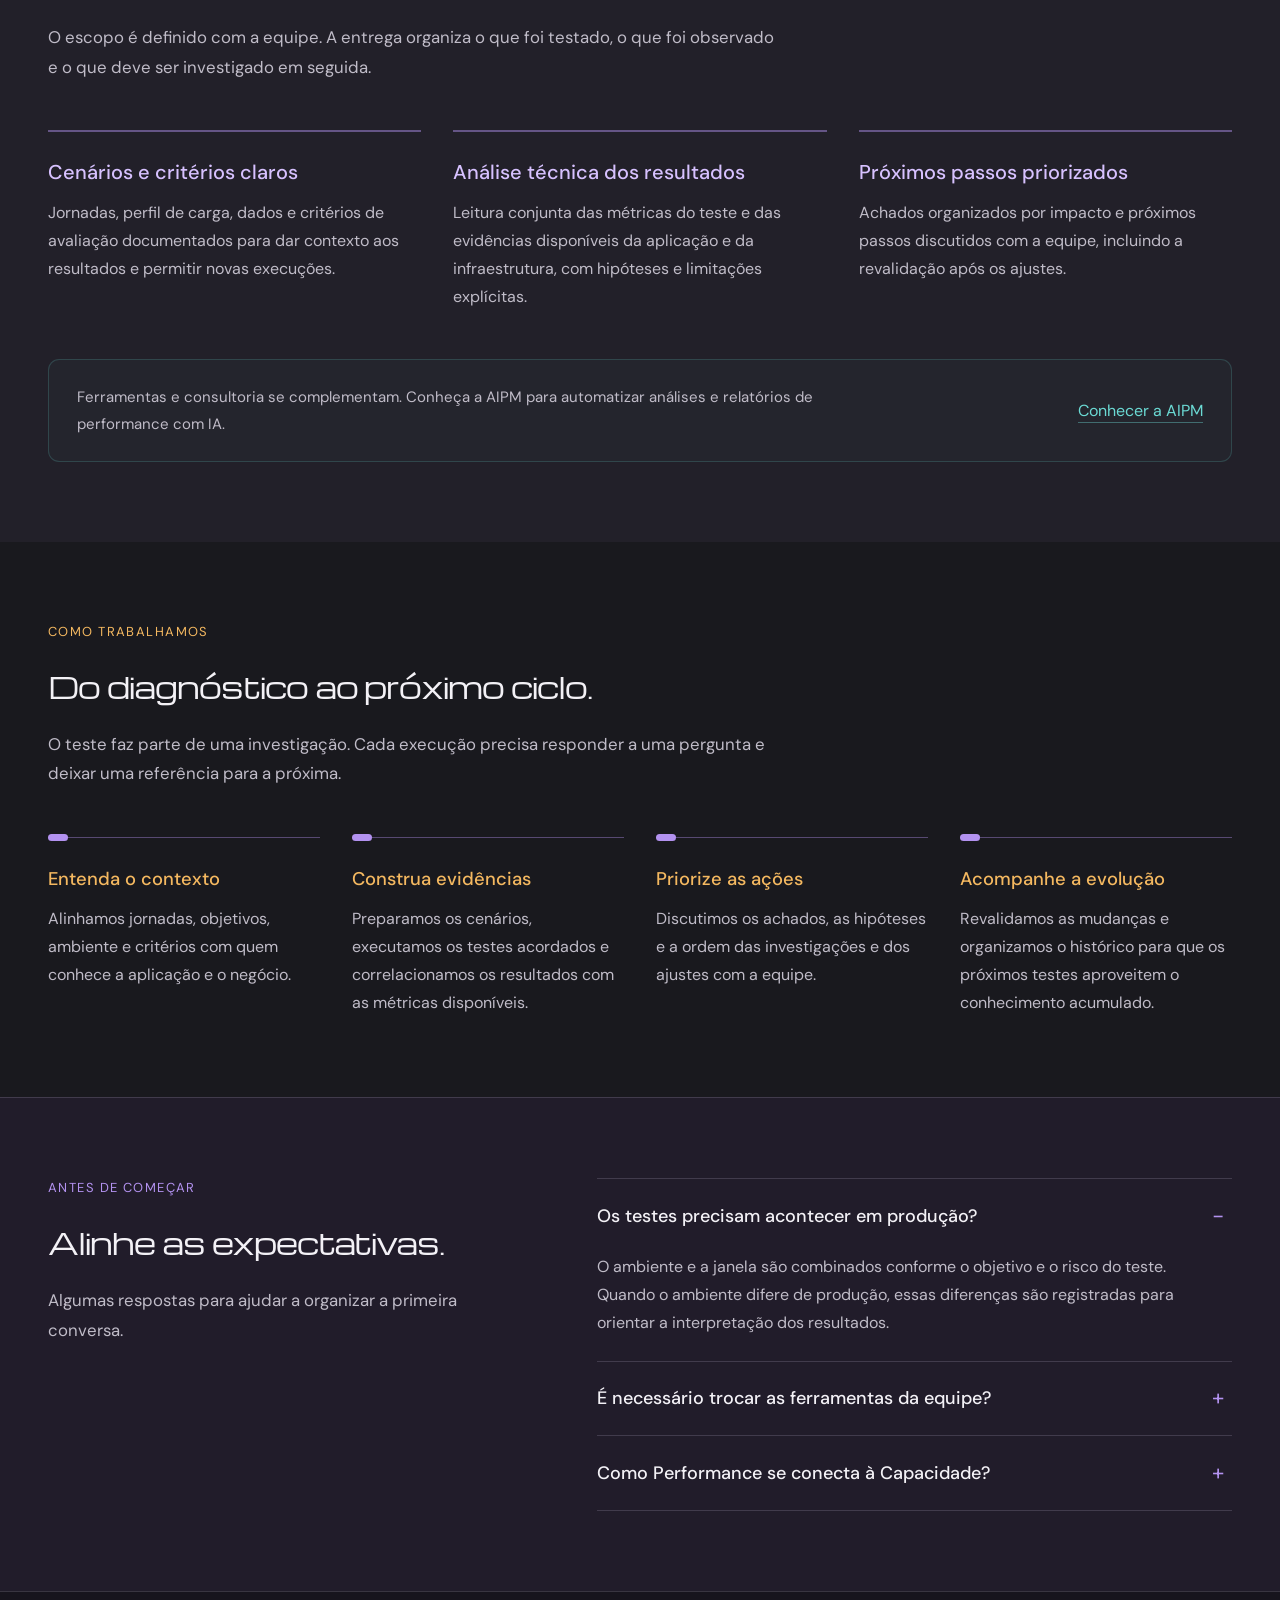
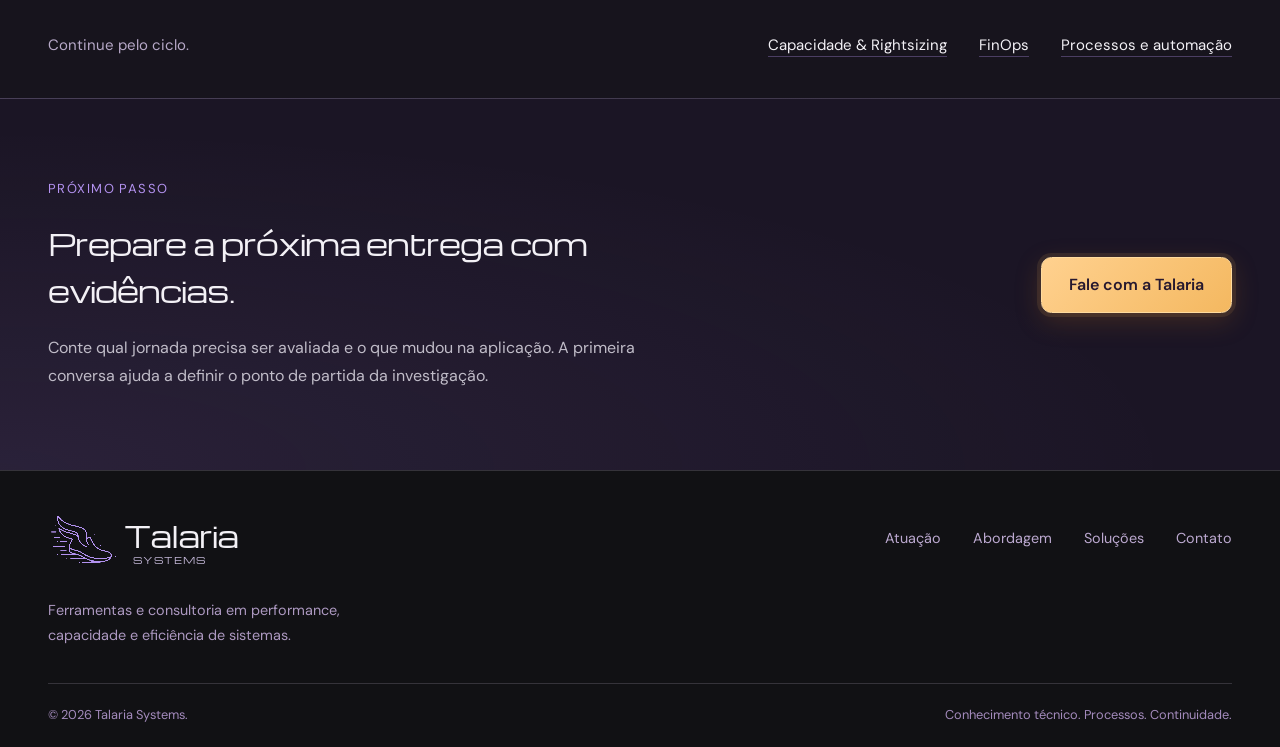
<file: servicos/performance/index.html>
<!DOCTYPE html>
<html lang="pt-BR">
<head>
  <meta charset="UTF-8">
  <meta name="viewport" content="width=device-width, initial-scale=1">
  <meta name="theme-color" content="#151022">
  <meta name="description" content="Testes de performance, análise de gargalos e validação de melhorias. Entenda o comportamento da aplicação sob carga com a consultoria da Talaria Systems." data-i18n-content="service.performance.meta.description">
  <title data-i18n="service.performance.meta.title">Consultoria em Performance | Talaria Systems</title>
  <link rel="icon" href="../../favicon.ico" sizes="any">
  <link rel="apple-touch-icon" href="../../apple-touch-icon.png">
  <link rel="preconnect" href="https://fonts.googleapis.com">
  <link rel="preconnect" href="https://fonts.gstatic.com" crossorigin>
  <link href="https://fonts.googleapis.com/css2?family=DM+Sans:wght@400;500;600&family=Michroma&display=swap" rel="stylesheet">
  <link rel="stylesheet" href="../../styles.css">
  <link rel="stylesheet" href="../servicos.css">
  <script src="../../script.js" defer></script>
  <script src="../../locales/catalog.js" defer></script>
  <script src="../../i18n.js" defer></script>
</head>
<body class="service-page service-performance">
  <a class="skip-link" href="#main" data-i18n="common.skip">Pular para o conteúdo</a>
  <header class="site-header">
    <nav class="container header-inner" aria-label="Navegação principal" data-i18n-aria-label="common.nav.label">
      <a class="brand-signature" href="../../index.html" aria-label="Talaria Systems — início" data-i18n-aria-label="common.nav.home"><span class="brand-mark"><img src="../../branding/logos/logo-fast-lavanda-plano-v2.svg" width="1254" height="1254" alt=""></span><span class="brand-copy"><span class="brand-title">Talaria</span><span class="brand-subtitle">SYSTEMS</span></span></a>
      <button class="menu-toggle" type="button" aria-expanded="false" aria-controls="navigation"><span data-i18n="common.nav.menu">Menu</span><span class="menu-lines" aria-hidden="true"></span></button>
      <div class="nav-links" id="navigation">
        <details class="nav-dropdown solutions-dropdown">
          <summary class="nav-link nav-dropdown-toggle" data-i18n="common.nav.solutions">Soluções<svg class="nav-chevron" viewBox="0 0 16 16" aria-hidden="true"><path d="m4 6 4 4 4-4"/></svg></summary>
          <div class="solutions-menu">
            <div class="nav-menu-group">
              <p class="nav-menu-heading" data-i18n="common.nav.tools">Ferramentas</p>
              <a class="nav-product-link" href="../../ferramentas/aipm/index.html">
                <span class="nav-product-name">AIPM</span>
                <span class="nav-menu-description" data-i18n="common.nav.productDescription">Análises e relatórios de performance com IA</span>
              </a>
              <a class="nav-product-link" href="../../ferramentas/echo/index.html">
                <span class="nav-product-name nav-product-name--echo" translate="no">Echo</span>
                <span class="nav-menu-description" data-i18n="common.nav.echoDescription">Teste funcional com carga em paralelo</span>
              </a>
              <a class="nav-product-link" href="../../ferramentas/ariadne/index.html">
                <span class="nav-product-name nav-product-name--ariadne" translate="no">Ariadne</span>
                <span class="nav-menu-description" data-i18n="common.nav.ariadneDescription">Mapeamento e análise de performance com IA</span>
              </a>
              <a class="nav-product-link" href="../../ferramentas/chronos/index.html">
                <span class="nav-product-name nav-product-name--chronos" translate="no">Chronos</span>
                <span class="nav-menu-description" data-i18n="common.nav.chronosDescription">Testes recorrentes, baseline e relatórios</span>
              </a>
            </div>
            <div class="nav-menu-group">
              <p class="nav-menu-heading" data-i18n="common.nav.services">Serviços</p>
              <a class="nav-menu-link" href="../../servicos/performance/index.html" data-i18n="common.performance">Performance</a>
              <a class="nav-menu-link" href="../../servicos/capacidade/index.html" data-i18n="common.capacity">Capacidade &amp; Rightsizing</a>
              <a class="nav-menu-link" href="../../servicos/finops/index.html" data-i18n="service.finops.label">FinOps</a>
              <a class="nav-menu-link" href="../../servicos/automacao/index.html" data-i18n="common.automation">Processos e automação</a>
            </div>
          </div>
        </details>
        <details class="nav-dropdown language-dropdown">
          <summary class="nav-link nav-dropdown-toggle" aria-label="Idioma" data-i18n-aria-label="common.nav.language">
            <svg class="nav-globe" viewBox="0 0 24 24" aria-hidden="true"><circle cx="12" cy="12" r="9"/><ellipse cx="12" cy="12" rx="4" ry="9"/><path d="M3 12h18"/></svg>
            <span data-current-language translate="no">PT-BR</span>
            <svg class="nav-chevron" viewBox="0 0 16 16" aria-hidden="true"><path d="m4 6 4 4 4-4"/></svg>
          </summary>
          <div class="language-menu" translate="no">
            <button type="button" data-language="en" lang="en" aria-pressed="false"><span>EN</span>English</button>
            <button type="button" data-language="pt-BR" lang="pt-BR" aria-pressed="true"><span>PT-BR</span>Português (Brasil)</button>
            <button type="button" data-language="pt-PT" lang="pt-PT" aria-pressed="false"><span>PT</span>Português (Portugal)</button>
            <button type="button" data-language="es" lang="es" aria-pressed="false"><span>ES</span>Español</button>
          </div>
        </details>
        <a class="button button-small header-contact" href="https://outlook.office.com/book/AvaliaoInicialTalariaSystems@talariasystems.com.br/" target="_blank" rel="noopener" data-i18n="common.nav.cta">Fale com a Talaria</a>
      </div>
    </nav>
  </header>
  <main id="main">
    <section class="service-hero" aria-labelledby="service-title">
      <div class="container">
        <nav class="service-breadcrumbs" aria-label="Você está em" data-i18n-aria-label="service.breadcrumbs"><a href="../../index.html" data-i18n="service.home">Início</a><span aria-hidden="true">/</span><a href="../../index.html#services" data-i18n="common.nav.services">Serviços</a><span aria-hidden="true">/</span><span aria-current="page" data-i18n="common.performance">Performance</span></nav>
        <div class="service-hero-grid">
          <div class="service-hero-copy">
            <p class="eyebrow" data-i18n="common.performance">Performance</p>
            <h1 id="service-title" data-i18n="service.performance.hero.title">Entenda os limites.<br><span data-i18n="service.performance.hero.accent">Prepare a próxima entrega.</span></h1>
            <p class="service-lead" data-i18n="service.performance.hero.lead">Teste as jornadas que importam, investigue gargalos e valide melhorias com evidências. Performance conecta o comportamento da aplicação às decisões de desenvolvimento e operação.</p>
            <div class="service-actions"><a class="button" href="https://outlook.office.com/book/AvaliaoInicialTalariaSystems@talariasystems.com.br/" target="_blank" rel="noopener" data-i18n="service.performance.hero.cta">Converse sobre performance</a><a class="text-link" href="#metodo" data-i18n="service.hero.secondary">Veja como trabalhamos</a></div>
          </div>
          <figure class="service-visual"><svg viewBox="0 0 600 440" aria-hidden="true" focusable="false"><defs><linearGradient id="service-surface" x1="0" y1="0" x2="1" y2="1"><stop stop-color="#d7c1ff"/><stop offset="1" stop-color="#9b73d4"/></linearGradient></defs><path d="m300 210 250 125-250 95L50 335Z M175 272l250 110M425 272 175 382M300 210v220" fill="none" stroke="#b392f0" stroke-opacity=".16"/><g opacity="1"><path d="M79 275 145 306V346L79 315Z" fill="#654586"/><path d="M145 306 211 275V315L145 346Z" fill="#9670c6"/><path d="M145 244 211 275 145 306 79 275Z" fill="url(#service-surface)" stroke="#e7d8ff" stroke-opacity=".35"/><path d="M79 275 145 306 211 275M145 306V346" fill="none" stroke="#f0eaff" stroke-opacity=".22"/></g><g opacity="1"><path d="M220 185 295 221V321L220 285Z" fill="#654586"/><path d="M295 221 370 185V285L295 321Z" fill="#9670c6"/><path d="M295 149 370 185 295 221 220 185Z" fill="url(#service-surface)" stroke="#e7d8ff" stroke-opacity=".35"/><path d="M220 185 295 221 370 185M295 221V321" fill="none" stroke="#f0eaff" stroke-opacity=".22"/></g><g opacity="1"><path d="M389 90 455 121V276L389 245Z" fill="#654586"/><path d="M455 121 521 90V245L455 276Z" fill="#9670c6"/><path d="M455 59 521 90 455 121 389 90Z" fill="url(#service-surface)" stroke="#e7d8ff" stroke-opacity=".35"/><path d="M389 90 455 121 521 90M455 121V276" fill="none" stroke="#f0eaff" stroke-opacity=".22"/></g><path d="M65 278C155 269 186 212 265 210S397 110 486 90" fill="none" stroke="#d7c1ff" stroke-width="2.5"/><circle cx="486" cy="90" r="5" fill="#f4b860"/><path d="M70 175H535" stroke="#b392f0" stroke-opacity=".3" stroke-dasharray="4 7" fill="none"/></svg><div class="service-diagram-labels"><span data-i18n="service.performance.diagram.labels.load">Carga aplicada</span><span data-i18n="service.performance.diagram.labels.behavior">Comportamento</span><span data-i18n="service.performance.diagram.labels.evidence">Evidências</span></div><figcaption><span data-i18n="service.performance.diagram.caption">Da carga aplicada à investigação dos gargalos.</span><br><span data-i18n="service.illustration">Ilustração conceitual</span></figcaption></figure>
        </div>
        <div class="service-scope"><span data-i18n="service.performance.hero.scope.load">Carga e estresse</span><span data-i18n="service.performance.hero.scope.bottlenecks">Análise de gargalos</span><span data-i18n="service.performance.hero.scope.criteria">Critérios de aceite</span><span data-i18n="service.performance.hero.scope.validation">Validação de melhorias</span></div>
      </div>
    </section>
    <section class="service-section service-context" id="quando-contratar" aria-labelledby="context-title">
      <div class="container service-context-grid">
        <div class="service-section-intro"><p class="eyebrow" data-i18n="service.context.eyebrow">Quando faz sentido</p><h2 class="service-heading" id="context-title" data-i18n="service.performance.context.title">A lentidão tem contexto. A investigação também.</h2><p data-i18n="service.performance.context.intro">O ponto de partida é a jornada do usuário e o impacto para o negócio. A carga, o ambiente e os critérios do teste precisam representar essa realidade.</p></div>
        <ul class="service-situations"><li><h3 data-i18n="service.performance.context.items.release.title">Uma entrega importante se aproxima</h3><p data-i18n="service.performance.context.items.release.text">Valide jornadas críticas antes de uma campanha, uma nova funcionalidade ou uma mudança relevante de arquitetura.</p></li>
<li><h3 data-i18n="service.performance.context.items.peak.title">O sistema muda quando a demanda cresce</h3><p data-i18n="service.performance.context.items.peak.text">Investigue tempos de resposta, erros e consumo de recursos conforme o volume de acessos aumenta.</p></li>
<li><h3 data-i18n="service.performance.context.items.regression.title">A equipe precisa comprovar uma melhoria</h3><p data-i18n="service.performance.context.items.regression.text">Compare cenários equivalentes e reúna evidências para avaliar se uma correção resolveu o problema ou deslocou o gargalo.</p></li></ul>
      </div>
    </section>
    <section class="service-section service-deliverables" id="entregas" aria-labelledby="deliverables-title">
      <div class="container">
        <div class="service-section-intro"><p class="eyebrow" data-i18n="service.deliver.eyebrow">O que entregamos</p><h2 class="service-heading" id="deliverables-title" data-i18n="service.performance.deliver.title">Evidências para agir sobre a aplicação.</h2><p data-i18n="service.performance.deliver.intro">O escopo é definido com a equipe. A entrega organiza o que foi testado, o que foi observado e o que deve ser investigado em seguida.</p></div>
        <div class="service-deliverable-grid"><article class="service-deliverable"><h3 data-i18n="service.performance.deliver.items.scenarios.title">Cenários e critérios claros</h3><p data-i18n="service.performance.deliver.items.scenarios.text">Jornadas, perfil de carga, dados e critérios de avaliação documentados para dar contexto aos resultados e permitir novas execuções.</p></article>
<article class="service-deliverable"><h3 data-i18n="service.performance.deliver.items.analysis.title">Análise técnica dos resultados</h3><p data-i18n="service.performance.deliver.items.analysis.text">Leitura conjunta das métricas do teste e das evidências disponíveis da aplicação e da infraestrutura, com hipóteses e limitações explícitas.</p></article>
<article class="service-deliverable"><h3 data-i18n="service.performance.deliver.items.actions.title">Próximos passos priorizados</h3><p data-i18n="service.performance.deliver.items.actions.text">Achados organizados por impacto e próximos passos discutidos com a equipe, incluindo a revalidação após os ajustes.</p></article></div>
        <aside class="service-tool-note"><p data-i18n="service.tools.description">Ferramentas e consultoria se complementam. Conheça a AIPM para automatizar análises e relatórios de performance com IA.</p><a href="../../ferramentas/aipm/index.html" data-i18n="common.aipmLink">Conhecer a AIPM</a></aside>
      </div>
    </section>
    <section class="service-section service-method" id="metodo" aria-labelledby="method-title">
      <div class="container">
        <div class="service-section-intro"><p class="eyebrow" data-i18n="service.method.eyebrow">Como trabalhamos</p><h2 class="service-heading" id="method-title" data-i18n="service.method.title">Do diagnóstico ao próximo ciclo.</h2><p data-i18n="service.performance.method.intro">O teste faz parte de uma investigação. Cada execução precisa responder a uma pergunta e deixar uma referência para a próxima.</p></div>
        <ol class="service-method-list"><li><h3 data-i18n="service.method.context">Entenda o contexto</h3><p data-i18n="service.performance.method.steps.context">Alinhamos jornadas, objetivos, ambiente e critérios com quem conhece a aplicação e o negócio.</p></li>
<li><h3 data-i18n="service.method.evidence">Construa evidências</h3><p data-i18n="service.performance.method.steps.evidence">Preparamos os cenários, executamos os testes acordados e correlacionamos os resultados com as métricas disponíveis.</p></li>
<li><h3 data-i18n="service.method.actions">Priorize as ações</h3><p data-i18n="service.performance.method.steps.actions">Discutimos os achados, as hipóteses e a ordem das investigações e dos ajustes com a equipe.</p></li>
<li><h3 data-i18n="service.method.continuity">Acompanhe a evolução</h3><p data-i18n="service.performance.method.steps.continuity">Revalidamos as mudanças e organizamos o histórico para que os próximos testes aproveitem o conhecimento acumulado.</p></li></ol>
      </div>
    </section>
    <section class="service-section service-faq" id="perguntas" aria-labelledby="faq-title">
      <div class="container service-faq-grid">
        <div class="service-section-intro"><p class="eyebrow" data-i18n="service.faq.eyebrow">Antes de começar</p><h2 class="service-heading" id="faq-title" data-i18n="service.faq.title">Alinhe as expectativas.</h2><p data-i18n="service.faq.intro">Algumas respostas para ajudar a organizar a primeira conversa.</p></div>
        <div class="service-faq-list"><details name="service-faqs" open><summary data-i18n="service.performance.faq.environment.question">Os testes precisam acontecer em produção?</summary><p data-i18n="service.performance.faq.environment.answer">O ambiente e a janela são combinados conforme o objetivo e o risco do teste. Quando o ambiente difere de produção, essas diferenças são registradas para orientar a interpretação dos resultados.</p></details>
<details name="service-faqs"><summary data-i18n="service.performance.faq.tools.question">É necessário trocar as ferramentas da equipe?</summary><p data-i18n="service.performance.faq.tools.answer">O trabalho considera as ferramentas e evidências que já existem. A escolha de outras ferramentas depende das necessidades do projeto e é discutida com a equipe.</p></details>
<details name="service-faqs"><summary data-i18n="service.performance.faq.capacity.question">Como Performance se conecta à Capacidade?</summary><p data-i18n="service.performance.faq.capacity.answer">Performance investiga o comportamento sob determinadas condições. Capacidade &amp; Rightsizing relaciona esse comportamento à demanda e aos recursos disponíveis para planejar o crescimento e validar ajustes de dimensionamento.</p></details></div>
      </div>
    </section>
    <div class="service-related"><div class="container service-related-inner"><p data-i18n="service.related.title">Continue pelo ciclo.</p><nav aria-label="Outros serviços" data-i18n-aria-label="service.related.nav"><a href="../capacidade/index.html" data-i18n="common.capacity">Capacidade &amp; Rightsizing</a><a href="../finops/index.html" data-i18n="service.finops.label">FinOps</a><a href="../automacao/index.html" data-i18n="common.automation">Processos e automação</a></nav></div></div>
    <section class="service-section service-contact" aria-labelledby="contact-title">
      <div class="container service-contact-inner"><div><p class="eyebrow" data-i18n="service.contact.eyebrow">Próximo passo</p><h2 class="service-heading" id="contact-title" data-i18n="service.performance.contact.title">Prepare a próxima entrega com evidências.</h2><p data-i18n="service.performance.contact.text">Conte qual jornada precisa ser avaliada e o que mudou na aplicação. A primeira conversa ajuda a definir o ponto de partida da investigação.</p></div><a class="button" href="https://outlook.office.com/book/AvaliaoInicialTalariaSystems@talariasystems.com.br/" target="_blank" rel="noopener" data-i18n="common.nav.cta">Fale com a Talaria</a></div>
    </section>
  </main>
  <footer class="site-footer"><div class="container footer-main"><div><a class="brand-signature footer-brand" href="../../index.html#home" aria-label="Talaria Systems — início" data-i18n-aria-label="common.nav.home"><span class="brand-mark"><img src="../../branding/logos/logo-fast-lavanda-plano-v2.svg" width="1254" height="1254" alt="" loading="lazy"></span><span class="brand-copy"><span class="brand-title">Talaria</span><span class="brand-subtitle">SYSTEMS</span></span></a><p data-i18n="home.footer.line1 home.footer.line2">Ferramentas e consultoria em performance,<br>capacidade e eficiência de sistemas.</p></div><nav aria-label="Navegação do rodapé" data-i18n-aria-label="common.nav.footer"><a href="../../index.html#services" data-i18n="common.nav.expertise">Atuação</a><a href="../../index.html#approach" data-i18n="common.nav.approach">Abordagem</a><a href="../../index.html#solutions" data-i18n="common.nav.solutions">Soluções</a><a href="https://outlook.office.com/book/AvaliaoInicialTalariaSystems@talariasystems.com.br/" target="_blank" rel="noopener" data-i18n="common.nav.contact">Contato</a></nav></div><div class="container footer-bottom"><p>© <span id="copyright-year">2026</span> Talaria Systems.</p><p data-i18n="home.footer.tagline">Conhecimento técnico. Processos. Continuidade.</p></div></footer>
</body>
</html>
</file>
<file: styles.css>
:root {
  color-scheme:dark;
  --bg:#19191e;
  --bg-deep:#111114;
  --bg-soft:#24222a;
  --accent:#b392f0;
  --contrast:#f4b860;
  --contrast-hover:#ffd18f;
  --contrast-ink:#26182f;
  --text:#f3f1f6;
  --muted:#c0bcc8;
  --line:rgba(196,187,210,.2);
  --display:"Michroma",sans-serif;
  --body:"DM Sans",Arial,sans-serif
}
* {
  box-sizing:border-box
}
html {
  scroll-behavior:smooth;
  scroll-padding-top:7rem
}
.cycle-stage[id] {
  scroll-margin-top:7rem
}
body {
  margin:0;
  background:var(--bg);
  color:var(--text);
  font:400 1rem/1.75 var(--body)
}
body,input,textarea,button {
  -webkit-font-smoothing:antialiased
}
img {
  max-width:100%
}
a {
  color:inherit
}
button,input,textarea {
  font:inherit
}
button {
  cursor:pointer
}
button,input,textarea {
  border-radius:.25rem
}
button:focus-visible,a:focus-visible,summary:focus-visible,input:focus-visible,textarea:focus-visible {
  outline:2px solid var(--accent);
  outline-offset:5px
}
::selection {
  background:var(--accent);
  color:var(--bg)
}
h1,h2,h3,p {
  margin-top:0
}
.container {
  width:min(82rem,calc(100% - 6rem));
  margin-inline:auto
}
.skip-link {
  position:fixed;
  top:-6rem;
  left:1rem;
  padding:.75rem 1rem;
  z-index:100;
  background:var(--text);
  color:var(--bg)
}
.skip-link:focus {
  top:1rem
}
.site-header {
  position:sticky;
  top:0;
  z-index:50;
  background:rgba(21,16,34,.96);
  border-bottom:1px solid var(--line);
  backdrop-filter:blur(16px)
}
.site-header.is-scrolled {
  background:rgba(16,12,26,.98)
}
.header-inner {
  min-height:6rem;
  display:flex;
  align-items:center;
  gap:2rem
}
.brand-signature {
  --wordmark-size:1.8rem;
  display:inline-flex;
  align-items:center;
  gap:.55rem;
  text-decoration:none;
  flex:none;
  color:var(--text)
}
.brand-mark {
  width:4.2rem;
  height:3.4rem;
  position:relative;
  flex:none
}
.brand-mark img {
  position:absolute;
  width:6.25rem;
  height:6.25rem;
  max-width:none;
  left:-.75rem;
  top:-1.3rem
}
.brand-copy {
  display:flex;
  flex-direction:column;
  align-items:flex-start;
  gap:.13rem
}
.brand-title {
  font:400 var(--wordmark-size)/1.15 var(--display);
  letter-spacing:-.035em;
  white-space:nowrap
}
.brand-subtitle {
  font:400 calc(var(--wordmark-size) * .31)/1.2 var(--display);
  letter-spacing:.14em;
  margin-inline-start:calc(var(--wordmark-size) * .30);
  color:#c5b9d9
}
.nav-links {
  margin:0 0 0 auto;
  padding:0;
  list-style:none;
  display:flex;
  align-items:center;
  gap:1.7rem;
  color:var(--text)
}
.nav-link {
  display:inline-block;
  color:var(--muted);
  font-size:.9rem;
  text-decoration:none;
  padding-block:.5rem;
  transition:color .16s ease
}
.nav-link:hover,.nav-dropdown[open]>.nav-link {
  color:var(--text)
}
.nav-dropdown {
  position:relative
}
.nav-dropdown-toggle {
  display:flex;
  align-items:center;
  gap:.6rem;
  min-height:3rem;
  cursor:pointer;
  list-style:none
}
.nav-dropdown-toggle::-webkit-details-marker {
  display:none
}
.nav-chevron,.nav-globe {
  width:1rem;
  height:1rem;
  fill:none;
  stroke:currentColor;
  stroke-width:1.5;
  stroke-linecap:round;
  stroke-linejoin:round
}
.nav-globe {
  width:1.15rem;
  height:1.15rem
}
.nav-dropdown[open]>.nav-dropdown-toggle .nav-chevron {
  transform:rotate(180deg)
}
.solutions-menu,.language-menu {
  position:absolute;
  top:calc(100% + 1.5rem);
  right:0;
  padding:1.5rem;
  border:1px solid #b392f033;
  border-radius:.85rem;
  background:#1c1726;
  box-shadow:0 1.25rem 3.5rem #08051066
}
.solutions-menu {
  display:grid;
  grid-template-columns:1fr 1fr;
  gap:1.5rem;
  width:34rem;
  left:0;
  right:auto;
  max-width:calc(100vw - 3rem)
}
.nav-menu-group+.nav-menu-group {
  border-left:1px solid var(--line);
  padding-left:1.5rem
}
.solutions-dropdown.is-stacked .solutions-menu {
  width:19rem;
  grid-template-columns:1fr;
  gap:1.25rem
}
.solutions-dropdown.is-stacked .nav-menu-group+.nav-menu-group {
  border-left:0;
  border-top:1px solid var(--line);
  padding-left:0;
  padding-top:1.25rem
}
.nav-menu-heading {
  color:var(--accent);
  font-size:.875rem;
  font-weight:500;
  margin-bottom:1rem
}
.nav-product-link,.nav-menu-link {
  display:block;
  padding:.65rem .75rem;
  margin-inline:-.75rem;
  border-radius:.4rem;
  text-decoration:none
}
.nav-product-link:hover,.nav-menu-link:hover,.nav-menu-link[aria-current] {
  background:#b392f010
}
.nav-product-name {
  display:block;
  font:400 1.15rem/1.5 var(--display);
  color:#6bdad4;
  margin-bottom:.5rem
}
.nav-product-name--echo {color:#8caeff}
.nav-product-name--ariadne {color:#f0a08c}
.nav-product-name--chronos {color:#e8c879}
.nav-menu-description {
  display:block;
  max-width:15rem;
  color:var(--muted);
  font-size:.875rem;
  line-height:1.6
}
.nav-menu-link {
  font-size:.9375rem;
  line-height:1.5
}
.language-menu {
  width:16rem;
  padding:.5rem
}
.language-menu button {
  display:flex;
  align-items:center;
  gap:.75rem;
  width:100%;
  min-height:3rem;
  padding:.6rem .75rem;
  border:0;
  background:transparent;
  color:var(--muted);
  text-align:left;
  font-size:.875rem
}
.language-menu button span {
  width:3rem;
  flex:none;
  font-size:.8125rem;
  font-weight:600
}
.language-menu button:hover,.language-menu button[aria-pressed="true"] {
  background:#b392f014;
  color:var(--text)
}
.language-menu button[aria-pressed="true"] span {
  color:var(--accent)
}
.menu-toggle {
  display:none
}
.button {
  display:inline-flex;
  align-items:center;
  justify-content:center;
  min-height:3.5rem;
  padding:.95rem 1.7rem;
  border:1px solid #ffdb9e;
  border-radius:.65rem;
  background:linear-gradient(135deg,var(--contrast-hover),var(--contrast));
  color:var(--contrast-ink);
  box-shadow:0 0 0 4px rgba(244,184,96,.1),0 8px 26px rgba(174,102,28,.26);
  font:600 1rem/1.4 var(--body);
  text-align:center;
  text-decoration:none;
  transition:background .16s ease,border-color .16s ease,box-shadow .16s ease,transform .16s ease
}
.button:hover {
  background:linear-gradient(135deg,#ffe2b4,var(--contrast-hover));
  border-color:#ffe6be;
  box-shadow:0 0 0 5px rgba(244,184,96,.16),0 12px 30px rgba(174,102,28,.34);
  transform:translateY(-2px)
}
.button:active {
  transform:translateY(0)
}
.button-small {
  min-height:3rem;
  padding:.75rem 1.25rem;
  font-size:.9rem
}
.text-link {
  display:inline-block;
  color:var(--text);
  text-decoration:underline;
  text-decoration-color:rgba(179,146,240,.65);
  text-underline-offset:.35rem
}
.text-link:hover {
  color:var(--accent)
}
.hero {
  position:relative;
  isolation:isolate;
  overflow:hidden;
  padding:5rem 0 3.5rem;
  min-height:48rem;
  background:#151022
}
.hero-art {
  position:absolute;
  inset:0;
  overflow:hidden;
  z-index:-2;
  pointer-events:none
}
.hero-art img {
  position:absolute;
  width:min(82rem,90vw);
  max-width:none;
  right:-3rem;
  top:1.5rem;
  opacity:.86;
  mask-image:linear-gradient(90deg,transparent 0,#000 18%,#000 85%,transparent 100%)
}
.hero::after {
  content:"";
  position:absolute;
  inset:0;
  z-index:-1;
  background:linear-gradient(90deg,#151022 0,rgba(21,16,34,.98) 27%,rgba(21,16,34,.8) 47%,rgba(21,16,34,.12) 78%),linear-gradient(0deg,#151022 0,transparent 20%);
  pointer-events:none
}
.hero-copy {
  width:min(46rem,66%)
}
.eyebrow {
  margin-bottom:1.25rem;
  color:var(--accent);
  font-size:.8125rem;
  letter-spacing:.11em;
  text-transform:uppercase;
  line-height:1.6
}
.hero h1 {
  margin-bottom:1.6rem;
  font:400 clamp(2rem,3.6vw,3.4rem)/1.34 var(--display);
  letter-spacing:-.045em
}
.hero h1 span {
  color:#c7a9f3
}
.hero .eyebrow,.approach .eyebrow {
  color:var(--contrast)
}
.hero-description {
  max-width:36rem;
  margin-bottom:1.8rem;
  font-size:1.075rem;
  line-height:1.8;
  color:#cbc6d2
}
.hero-actions {
  display:flex;
  align-items:center;
  flex-wrap:wrap;
  gap:1.4rem
}
.hero-actions .text-link {
  font-size:.95rem
}
.hero-scope {
  display:flex;
  flex-wrap:wrap;
  gap:.7rem 1.75rem;
  border-top:1px solid var(--line);
  margin-top:3.5rem;
  padding-top:1.25rem;
  color:var(--muted);
  font-size:.875rem
}
.section {
  position:relative;
  padding-block:6rem;
  scroll-margin-top:1rem
}
.section-intro {
  display:grid;
  grid-template-columns:.65fr 2fr;
  gap:3rem;
  margin-bottom:3rem
}
.section-intro>.eyebrow {
  margin-top:.35rem
}
.section-title {
  font:400 clamp(1.3rem,2.25vw,1.9rem)/1.6 var(--display);
  letter-spacing:-.035em;
  margin-bottom:1.25rem
}
.section-description {
  max-width:46rem;
  margin-bottom:0;
  color:var(--muted);
  font-size:1.05rem;
  line-height:1.85
}
.expertise {
  --bg:#29272f;
  background:radial-gradient(ellipse at 50% 48%,rgba(179,146,240,.045),transparent 65%),var(--bg);
  border-top:1px solid var(--line)
}
.expertise .section-intro {
  align-items:center;
  margin-bottom:2rem
}
.expertise .section-title {
  margin-bottom:0
}
.cycle-figure {
  margin:0
}
.efficiency-cycle {
  position:relative;
  isolation:isolate;
  width:100%;
  max-width:64rem;
  aspect-ratio:28 / 17;
  margin-inline:auto
}
.efficiency-cycle::before {
  content:"";
  position:absolute;
  top:50%;
  left:50%;
  z-index:-2;
  width:56%;
  aspect-ratio:1;
  border-radius:50%;
  background:radial-gradient(circle,rgba(179,146,240,.28),rgba(179,146,240,.12) 38%,transparent 70%);
  opacity:.35;
  transform:translate(-50%,-50%) scale(.9);
  pointer-events:none;
  animation:cycle-ambient-light 7s ease-in-out infinite alternate
}
.cycle-paths {
  position:absolute;
  inset:0;
  z-index:-1;
  width:100%;
  height:100%;
  overflow:visible;
  fill:none;
  pointer-events:none
}
.cycle-orbit {
  stroke:rgba(179,146,240,.2);
  stroke-width:1
}
.cycle-rotor {
  transform-box:view-box;
  transform-origin:50% 50%;
  animation:cycle-orbit-turn 32s linear infinite
}
@keyframes cycle-orbit-turn {
  to {transform:rotate(1turn)}
}
@keyframes cycle-ambient-light {
  to {
    opacity:.9;
    transform:translate(-50%,-50%) scale(1.12)
  }
}
.cycle-ai-orbit {
  stroke:rgba(179,146,240,.4);
  stroke-width:1;
  stroke-dasharray:2 7
}
.cycle-spokes {
  stroke:rgba(179,146,240,.45);
  stroke-width:1
}
.cycle-flows {
  stroke:url(#cycle-flow-color);
  stroke-width:2;
  stroke-linecap:round
}
.cycle-junctions {
  fill:var(--bg);
  stroke:var(--accent);
  stroke-width:2
}
.cycle-core {
  position:absolute;
  top:50%;
  left:50%;
  transform:translate(-50%,-50%);
  display:flex;
  flex-direction:column;
  align-items:center;
  justify-content:center;
  gap:1.5rem;
  width:26%;
  aspect-ratio:1;
  padding:1.5rem;
  border:1px solid rgba(179,146,240,.4);
  border-radius:50%;
  background:radial-gradient(ellipse at 50% 30%,#302041,#1b1429 70%);
  box-shadow:0 0 5rem rgba(179,146,240,.08),inset 0 0 2.5rem rgba(179,146,240,.06);
  text-align:center
}
.cycle-core-title {
  margin-bottom:0;
  font:400 clamp(1rem,1.5vw,1.25rem)/1.6 var(--display);
  letter-spacing:-.035em
}
.cycle-ai-label {
  margin-bottom:0;
  color:var(--accent);
  font-size:1rem;
  font-weight:500;
  line-height:1.6
}
.cycle-ai-label span {
  display:block;
  margin-top:.25rem;
  color:var(--muted);
  font-size:.875rem;
  font-weight:400
}
.cycle-stages {
  margin:0;
  padding:0;
  list-style:none
}
.cycle-stage {
  position:absolute;
  width:24%;
  text-align:center
}
.cycle-stage h3 {
  margin-bottom:.75rem;
  color:#d5bdf5;
  font:500 clamp(1.125rem,1.7vw,1.35rem)/1.35 var(--body);
  letter-spacing:-.025em;
}
.cycle-service-link {
  text-decoration:none;
  text-underline-offset:.35rem
}
.cycle-service-link:hover {
  color:#f0eaff;
  text-decoration:underline;
  text-decoration-color:var(--accent)
}
.cycle-stage p {
  margin-bottom:0;
  color:var(--muted);
  font-size:1rem;
  line-height:1.7
}
.cycle-performance {
  top:0;
  left:50%;
  transform:translateX(-50%);
  width:32%
}
.cycle-capacity {
  top:50%;
  right:0;
  transform:translateY(-50%)
}
.cycle-finops {
  bottom:0;
  left:50%;
  transform:translateX(-50%);
  width:31%
}
.cycle-automation {
  top:50%;
  left:0;
  transform:translateY(-50%)
}
.cycle-caption {
  max-width:56rem;
  margin:1.5rem auto 0;
  color:var(--muted);
  font-size:1rem;
  line-height:1.7;
  text-align:center
}
.approach {
  background:var(--bg);
  padding-block:clamp(3.5rem,6vh,5rem);
  overflow:hidden;
  isolation:isolate
}
.approach .container {
  position:relative;
  z-index:1
}
.section-art {
  position:absolute;
  right:-9rem;
  top:-2rem;
  width:min(65rem,90%);
  z-index:-1;
  opacity:.16;
  pointer-events:none;
  mask-image:linear-gradient(90deg,transparent,#000 40%,#000 85%,transparent)
}
.section-art img {
  display:block;
  width:100%
}
.approach::after {
  content:"";
  position:absolute;
  inset:0;
  background:linear-gradient(90deg,#19191e,rgba(25,25,30,.82) 45%,rgba(25,25,30,.15));
  z-index:0;
  pointer-events:none
}
.approach-intro {
  max-width:51rem
}
.method-journey {
  position:relative;
  margin-top:2.5rem
}
.method-journey::before {
  content:"";
  position:absolute;
  top:1.5rem;
  left:1.125rem;
  right:calc(25% - 1.125rem);
  height:1px;
  background:rgba(179,146,240,.6);
  box-shadow:0 0 .65rem rgba(179,146,240,.2)
}
.method-route {
  position:absolute;
  top:5.625rem;
  left:0;
  width:100%;
  height:9rem;
  overflow:visible;
  fill:none;
  pointer-events:none
}
.method-route-halo {
  stroke:var(--accent);
  stroke-width:14;
  stroke-opacity:.055
}
.method-route-line {
  stroke:url(#method-route-color);
  stroke-width:1.5;
  vector-effect:non-scaling-stroke
}
.method-ai {
  position:absolute;
  top:1.5rem;
  left:calc(37.5% + 1.125rem);
  z-index:2;
  display:block;
  width:3rem;
  height:3rem;
  transform:translate(-50%,-50%);
  color:var(--accent);
  filter:drop-shadow(0 0 .75rem rgba(179,146,240,.25))
}
.method-ai text {
  fill:var(--text);
  font:500 15px var(--body)
}
.method-grid {
  position:relative;
  display:grid;
  grid-template-columns:repeat(4,minmax(0,1fr));
  min-height:20rem;
  margin:0;
  padding:4.5rem 0 0;
  list-style:none
}
.method-step:nth-child(1) {
  --step-offset:9rem
}
.method-step:nth-child(2) {
  --step-offset:6rem
}
.method-step:nth-child(3) {
  --step-offset:3rem
}
.method-step {
  position:relative;
  align-self:start;
  margin-top:var(--step-offset,0rem);
  padding:3rem 2rem 0 0
}
.method-step::before {
  content:"";
  position:absolute;
  top:0;
  left:0;
  width:2.25rem;
  height:2.25rem;
  border:1px solid rgba(179,146,240,.8);
  border-radius:50%;
  background:linear-gradient(135deg,#38264b,#1c142b);
  box-shadow:0 0 1.5rem rgba(179,146,240,.12),0 0 0 .45rem rgba(179,146,240,.035)
}
.method-step::after {
  content:"";
  position:absolute;
  top:calc(-3rem - var(--step-offset,0rem));
  left:1.125rem;
  width:1px;
  height:calc(3rem + var(--step-offset,0rem));
  background:linear-gradient(rgba(179,146,240,.6),rgba(179,146,240,.2));
  pointer-events:none
}
.method-direction {
  position:absolute;
  top:0;
  left:0;
  z-index:1;
  display:grid;
  place-items:center;
  width:2.25rem;
  height:2.25rem;
  color:var(--text);
  font:400 1.2rem/1 var(--body)
}
.method-step h3 {
  color:var(--contrast);
  font-size:1.3rem;
  font-weight:500;
  margin-bottom:.65rem
}
.method-step:first-child::before {
  border-style:dashed;
  border-color:var(--muted);
  box-shadow:none
}
.method-step p {
  font-size:1rem;
  color:var(--muted);
  margin-bottom:0
}
.solutions {
  background:radial-gradient(ellipse at 95% 5%,rgba(244,184,96,.075),transparent 55%),#f3f1ec;
  color:#29262f
}
.solutions .section-title {
  margin-bottom:0
}
.solutions .section-intro {
  display:block
}
.solutions .eyebrow {
  color:#765096
}
.solutions .section-description {
  color:#5f5967
}
.solutions-grid {
  display:grid;
  grid-template-columns:repeat(2,minmax(0,1fr));
  gap:1.5rem
}
.solution {
  display:flex;
  flex-direction:column;
  overflow:hidden;
  border:1px solid rgba(179,146,240,.3);
  border-radius:1rem;
  background:var(--bg-soft);
  color:var(--text);
  box-shadow:0 1rem 3rem rgba(21,16,34,.1)
}
.solution-visual {
  display:grid;
  place-items:center;
  height:clamp(11rem,16vw,14rem);
  background:radial-gradient(ellipse at 50% 100%,rgba(179,146,240,.16),transparent 70%);
  border-bottom:1px solid rgba(179,146,240,.16)
}
.solution-visual svg {
  width:100%;
  height:100%;
  max-width:34rem
}
.solution-visual--tools img,
.solution-visual--consulting img {
  display:block;
  width:82%;
  max-width:27rem;
  height:88%;
  min-width:0;
  min-height:0;
  object-fit:contain
}
.solution-copy {
  display:flex;
  flex:1;
  flex-direction:column;
  align-items:flex-start;
  padding:2rem
}
.solution h3 {
  font:400 1.4rem/1.5 var(--display);
  letter-spacing:-.025em;
  margin-bottom:1.1rem
}
.solution p {
  color:var(--muted);
  margin-bottom:1.75rem;
  max-width:30rem;
  font-size:1rem
}
.solution .button {
  max-width:100%;
  margin-top:auto
}
.consulting-services {
  display:grid;
  grid-template-columns:repeat(auto-fit,minmax(min(100%,13.5rem),1fr));
  gap:.65rem;
  width:100%;
  margin-top:auto
}
.consulting-services a {
  display:flex;
  align-items:center;
  gap:.75rem;
  min-width:0;
  min-height:6rem;
  padding:.8rem .9rem;
  border:1px solid #b392f038;
  border-radius:.5rem;
  background:#b392f008;
  color:var(--text);
  font-size:.9375rem;
  line-height:1.5;
  text-decoration:none;
  transition:background .2s,border-color .2s
}
.consulting-services a:hover {
  border-color:var(--accent);
  background:#b392f018
}
.consulting-services img {
  flex:none;
  width:4.5rem;
  height:4.5rem;
  object-fit:contain;
  transition:transform .2s
}
.consulting-services a:hover img {
  transform:translateY(-2px)
}
.tool-logos {
  display:grid;
  grid-template-columns:repeat(auto-fit,minmax(min(100%,13.5rem),1fr));
  gap:.65rem;
  width:100%;
  margin-top:auto
}
.tool-logos .tool-logo-link {
  margin-top:0
}
.tool-card {
  position:relative;
  min-width:0
}
.tool-card--aipm,.tool-tooltip--aipm {--tool-accent:#6bdad4}
.tool-card--echo,.tool-tooltip--echo {--tool-accent:#8caeff}
.tool-card--ariadne,.tool-tooltip--ariadne {--tool-accent:#f0a08c}
.tool-card--chronos,.tool-tooltip--chronos {--tool-accent:#e8c879}
.tool-summary-button {
  position:absolute;
  top:.15rem;
  right:.15rem;
  z-index:1;
  display:grid;
  place-items:center;
  width:2.25rem;
  height:2.25rem;
  padding:0;
  border:0;
  border-radius:.35rem;
  color:var(--tool-accent);
  background:transparent;
  cursor:pointer;
  opacity:.7;
  transition:background .2s,opacity .2s
}
.tool-summary-button svg {
  width:1rem;
  height:1rem;
  fill:none;
  stroke:currentColor;
  stroke-width:1.4;
  stroke-linecap:round;
  stroke-linejoin:round
}
.tool-summary-button:hover,.tool-summary-button:focus-visible,.tool-summary-button[aria-expanded="true"] {
  opacity:1;
  background:color-mix(in srgb,var(--tool-accent) 12%,transparent)
}
.tool-tooltip {
  position:fixed;
  z-index:70;
  width:min(36rem,calc(100vw - 2rem));
  max-height:calc(100dvh - 2rem);
  overflow:auto;
  padding:1.6rem;
  border:1px solid color-mix(in srgb,var(--tool-accent) 48%,transparent);
  border-radius:.35rem;
  background:linear-gradient(90deg,#ffffff04 1px,transparent 1px) 0 0/1.5rem 1.5rem,linear-gradient(#ffffff04 1px,transparent 1px) 0 0/1.5rem 1.5rem,linear-gradient(135deg,#282532,#19171f);
  box-shadow:0 .8rem 2.5rem #08070c66,0 0 1.2rem color-mix(in srgb,var(--tool-accent) 9%,transparent);
  color:#f0eaf6;
  isolation:isolate;
  animation:tool-tooltip-open .26s ease-out both
}
.tool-tooltip[hidden],.tool-summary-button[hidden] {
  display:none
}
.tool-tooltip::before {
  content:"";
  position:absolute;
  z-index:-1;
  inset:0 auto 0 0;
  width:1px;
  background:var(--tool-accent);
  box-shadow:0 0 12px 2px color-mix(in srgb,var(--tool-accent) 35%,transparent);
  opacity:0;
  pointer-events:none;
  animation:tool-tooltip-scan .42s ease-out both
}
.tool-tooltip::after {
  content:"";
  position:absolute;
  inset:.35rem;
  background:linear-gradient(var(--tool-accent),var(--tool-accent)) left top/10px 1px no-repeat,linear-gradient(var(--tool-accent),var(--tool-accent)) left top/1px 10px no-repeat,linear-gradient(var(--tool-accent),var(--tool-accent)) right bottom/10px 1px no-repeat,linear-gradient(var(--tool-accent),var(--tool-accent)) right bottom/1px 10px no-repeat;
  opacity:.7;
  pointer-events:none
}
.tool-tooltip-title {
  display:block;
  margin-bottom:.7rem;
  font:400 1.15rem/1.5 var(--display);
  color:var(--tool-accent)
}
.tool-tooltip p {
  margin:0;
  color:#ded8e7;
  font-size:1rem;
  line-height:1.65
}
.tool-tooltip .tool-tooltip-label {
  margin:1.2rem 0 .6rem;
  padding-top:1rem;
  border-top:1px solid color-mix(in srgb,var(--tool-accent) 20%,transparent);
  color:var(--tool-accent);
  font-size:.875rem;
  font-weight:600;
  letter-spacing:.06em
}
.tool-tooltip-features {
  display:grid;
  gap:.45rem;
  margin:0;
  padding-left:1.2rem;
  color:#ded8e7;
  font-size:1rem;
  line-height:1.55;
  list-style-type:square
}
.tool-tooltip-features li::marker {
  color:var(--tool-accent)
}
@keyframes tool-tooltip-open {
  from {opacity:0;clip-path:inset(0 100% 0 0)}
  to {opacity:1;clip-path:inset(0 0 0 0)}
}
@keyframes tool-tooltip-scan {
  0% {left:0;opacity:0}
  20% {opacity:.65}
  100% {left:100%;opacity:0}
}
.tool-logo-link {
  display:flex;
  align-items:center;
  gap:.75rem;
  max-width:100%;
  min-width:0;
  min-height:6rem;
  padding:.8rem .9rem;
  border:1px solid #6bdad438;
  border-radius:.5rem;
  background:#6bdad408;
  color:#6bdad4;
  text-decoration:none;
  transition:background .2s,border-color .2s,transform .2s
}
.tool-logo-link svg,
.tool-logo-link img {
  display:block;
  flex:none;
  width:4.5rem;
  height:auto
}
.tool-logo-link span {
  font:400 1.05rem/1.5 var(--display)
}
a.tool-logo-link:hover {
  background:#6bdad40d;
  border-color:#6bdad44d;
  transform:translateY(-2px)
}
.tool-logo-link--echo {
  color:#8caeff;
  background:#8caeff08;
  border-color:#8caeff38
}
a.tool-logo-link--echo:hover {
  background:#8caeff0d;
  border-color:#8caeff4d
}
.tool-logo-link--ariadne {color:#f0a08c;background:#f0a08c08;border-color:#f0a08c38}
a.tool-logo-link--ariadne:hover {background:#f0a08c0d;border-color:#f0a08c4d}
.tool-logo-link--chronos {color:#e8c879;background:#e8c87908;border-color:#e8c87938}
a.tool-logo-link--chronos:hover {background:#e8c8790d;border-color:#e8c8794d}
.solutions a:focus-visible {
  outline-color:var(--text)
}
.about {
  --text:#28232e;
  --muted:#5c5664;
  --accent:#69418d;
  --line:rgba(79,69,89,.2);
  color-scheme:light;
  color:var(--text);
  background:radial-gradient(ellipse at 75% 20%,#f7f5f0,transparent 60%),#e7e4df;
  border-bottom:1px solid var(--line)
}
.about-grid {
  display:grid;
  grid-template-columns:minmax(0,1.15fr) minmax(0,.85fr);
  align-items:center;
  gap:5rem
}
.about-copy {
  max-width:38rem
}
.about-copy .section-title {
  font-size:clamp(1.6rem,3.5vw,2.8rem);
  line-height:1.4
}
.about-copy p {
  color:var(--muted);
  margin-bottom:1.35rem
}
.about-copy .eyebrow {
  color:var(--accent)
}
.about-copy .button {
  margin-top:.75rem;
  min-width:14rem;
  border-color:#c18430;
  box-shadow:0 0 0 4px rgba(193,132,48,.1),0 8px 24px rgba(119,74,24,.2)
}
.about-copy .button:hover {
  border-color:#b57a29;
  box-shadow:0 0 0 5px rgba(193,132,48,.15),0 12px 30px rgba(119,74,24,.28)
}
.about-copy .button:focus-visible {
  outline-color:var(--text)
}
.founder-portrait {
  --text:#f0eaff;
  position:relative;
  justify-self:end;
  width:min(100%,27rem);
  aspect-ratio:4 / 5;
  margin:0;
  overflow:hidden;
  border:1px solid rgba(179,146,240,.25);
  border-radius:1rem;
  background:var(--bg);
  box-shadow:0 1.5rem 4rem rgba(0,0,0,.2)
}
.founder-portrait img {
  display:block;
  width:100%;
  height:100%;
  object-fit:cover;
  object-position:50% 35%
}
.founder-portrait figcaption {
  position:absolute;
  right:0;
  bottom:0;
  left:0;
  display:flex;
  flex-direction:column;
  gap:.2rem;
  padding:3rem 1.75rem 1.5rem;
  background:linear-gradient(transparent,rgba(21,16,34,.95));
  color:var(--text)
}
.founder-portrait figcaption span:first-child {
  font-size:1.125rem;
  font-weight:500
}
.founder-portrait figcaption span:last-child {
  color:#d5c7e5;
  font-size:.875rem
}
.career {
  margin-top:1.75rem
}
.career-heading {
  display:flex;
  justify-content:space-between;
  align-items:flex-end;
  flex-wrap:wrap;
  gap:1.25rem;
  margin-bottom:1.5rem
}
.career-heading h3 {
  margin-bottom:.5rem;
  font-size:1.25rem;
  font-weight:500
}
.visually-hidden {
  position:absolute;
  width:1px;
  height:1px;
  padding:0;
  overflow:hidden;
  clip-path:inset(50%);
  white-space:nowrap
}
.clients-viewport {
  overflow:hidden;
  padding-block:.5rem;
  mix-blend-mode:multiply
}
.clients-viewport:focus-visible {
  outline:2px solid var(--accent);
  outline-offset:5px
}
.clients-track {
  display:flex;
  width:100%
}
.clients-list {
  display:flex;
  flex:0 0 100%;
  flex-wrap:wrap;
  justify-content:center;
  align-items:center;
  gap:1.5rem 3rem;
  margin:0;
  padding:0;
  list-style:none
}
.clients-viewport.is-running {
  mask-image:linear-gradient(90deg,transparent,#000 4%,#000 96%,transparent)
}
.clients-viewport.is-running .clients-track {
  width:max-content;
  animation:clients-drift var(--clients-duration,60s) linear infinite;
  will-change:transform
}
.clients-viewport.is-running .clients-list {
  flex:0 0 auto;
  flex-wrap:nowrap;
  justify-content:flex-start;
  padding-right:3rem
}
.clients-viewport:focus-visible .clients-track,
.clients-viewport.is-hover-paused .clients-track,
.clients-viewport.is-paused .clients-track {
  animation-play-state:paused
}
@keyframes clients-drift {
  to {transform:translateX(-50%)}
}
.client-logo {
  display:flex;
  align-items:center;
  justify-content:center;
  flex:0 0 clamp(8rem,12vw,10rem);
  width:clamp(8rem,12vw,10rem);
  height:5rem
}
.client-logo-dark img {
  filter:brightness(0);
  opacity:.78
}
.client-logo img {
  display:block;
  width:100%;
  height:3.25rem;
  object-fit:contain
}
.client-logo-compact img {
  width:auto;
  max-width:100%;
  height:3.75rem
}
.site-footer {
  background:var(--bg-deep);
  padding-block:2.75rem 1.3rem;
  border-top:1px solid var(--line)
}
.footer-main {
  display:flex;
  align-items:flex-start;
  justify-content:space-between;
  gap:3rem;
  padding-bottom:2.2rem
}
.footer-main>div>p {
  font-size:.9rem;
  color:#ad99c1;
  margin:1.2rem 0 0
}
.footer-main nav {
  display:flex;
  flex-wrap:wrap;
  gap:1rem 2rem;
  padding-top:.7rem
}
.footer-main nav a {
  color:#bca9d0;
  font-size:.9rem;
  text-decoration:none
}
.footer-main nav a:hover {
  color:var(--text)
}
.footer-bottom {
  display:flex;
  justify-content:space-between;
  gap:2rem;
  border-top:1px solid var(--line);
  padding-top:1.2rem;
  font-size:.8rem;
  color:#a48bbd
}
.footer-bottom p {
  margin:0
}
@media(min-width:100rem) {
  .hero-art img {
    right:-2rem;
    width:88rem;
    top:-1rem
  }
}
@media(min-width:56rem) {
  .hero {
    display:grid;
    min-height:calc(100svh - 6rem - 1px - 6.5rem);
    padding-block:clamp(2.5rem,5vh,3.5rem) 2rem
  }
  .hero-content {
    display:grid;
    grid-template-rows:1fr auto;
    row-gap:3.5rem
  }
  .hero-copy {
    align-self:start
  }
  .hero h1 {
    font-size:clamp(2.2rem,4.5vw,4.5rem)
  }
  .hero-description {
    max-width:38rem;
    font-size:1.125rem
  }
  .hero-scope {
    margin-top:0
  }
  .hero-art img {
    top:50%;
    transform:translateY(-50%)
  }
  .expertise {
    padding-top:clamp(2rem,4vh,3.5rem)
  }
}
@media(max-width:74rem) {
  .container {
    width:calc(100% - 4rem)
  }
  .header-inner {
    gap:1.5rem
  }
  .brand-signature {
    --wordmark-size:1.6rem;
    gap:.3rem
  }
  .brand-mark {
    width:3.8rem
  }
  .nav-links {
    gap:1.2rem
  }
  .header-contact {
    font-size:.8125rem
  }
  .hero-art img {
    right:-10rem;
    width:72rem
  }
  .hero-copy {
    width:70%
  }
  .section-intro {
    grid-template-columns:.65fr 2fr;
    gap:2rem
  }
  .about-grid {
    gap:3rem
  }
}
@media(max-width:63.99rem) {
  .efficiency-cycle {
    max-width:40rem;
    aspect-ratio:auto
  }
  .efficiency-cycle::before {
    top:7.5rem;
    width:24rem;
    max-width:100%
  }
  .cycle-paths {
    display:none
  }
  .cycle-core {
    position:relative;
    top:auto;
    left:auto;
    transform:none;
    width:15rem;
    max-width:100%;
    margin:0 auto 3rem
  }
  .cycle-core-title {
    font-size:1.125rem
  }
  .cycle-stages {
    position:relative;
    padding-left:2rem
  }
  .cycle-stages::before {
    content:"";
    position:absolute;
    top:.75rem;
    bottom:.75rem;
    left:.375rem;
    width:1px;
    background:linear-gradient(var(--accent),rgba(179,146,240,.3))
  }
  .cycle-stage {
    position:relative;
    top:auto;
    right:auto;
    bottom:auto;
    left:auto;
    transform:none;
    width:auto;
    padding-bottom:2.5rem;
    text-align:left
  }
  .cycle-stage::before {
    content:"";
    position:absolute;
    top:.5rem;
    left:-2rem;
    width:.75rem;
    height:.75rem;
    border:2px solid var(--accent);
    border-radius:50%;
    background:var(--bg);
    box-shadow:0 0 0 .35rem var(--bg)
  }
  .cycle-stage::after {
    content:"";
    position:absolute;
    bottom:1.3rem;
    left:-1.875rem;
    width:.5rem;
    height:.5rem;
    border-right:1px solid var(--accent);
    border-bottom:1px solid var(--accent);
    transform:rotate(45deg)
  }
  .cycle-stage:last-child {
    padding-bottom:0
  }
  .cycle-stage:last-child::after {
    display:none
  }
  .cycle-stage h3 {
    font-size:1.25rem
  }
  .cycle-caption {
    max-width:40rem;
    text-align:left
  }
}
@media(max-width:55.99rem) {
  .container {
    width:calc(100% - 3rem)
  }
  .header-inner {
    min-height:5.25rem;
    flex-wrap:wrap;
    gap:0 1rem
  }
  .brand-signature {
    --wordmark-size:1.65rem
  }
  .nav-links {
    order:4;
    width:100%;
    margin:0;
    padding:.5rem 0 1rem;
    justify-content:flex-start;
    flex-wrap:wrap;
    align-items:flex-start;
    gap:.75rem 1.5rem;
    max-height:calc(100svh - 6rem);
    overflow-y:auto
  }
  .nav-dropdown {
    width:100%
  }
  .nav-dropdown-toggle {
    justify-content:space-between
  }
  .language-dropdown>.nav-dropdown-toggle {
    justify-content:flex-start
  }
  .language-dropdown .nav-chevron {
    margin-left:auto
  }
  .solutions-menu,.language-menu {
    position:static;
    width:100%;
    margin-top:.5rem;
    box-shadow:none
  }
  .solutions-dropdown.is-stacked .solutions-menu {
    width:100%
  }
  .js .nav-links {
    display:none
  }
  .js .nav-links.is-open {
    display:flex
  }
  .js .menu-toggle {
    display:inline-flex;
    align-items:center;
    justify-content:center;
    gap:.65rem;
    min-width:5.5rem;
    min-height:2.75rem;
    margin-left:auto;
    color:var(--text);
    font-size:.875rem;
    background:transparent;
    border:1px solid var(--line);
    padding:.5rem .75rem
  }
  .menu-lines {
    width:1rem;
    height:.6rem;
    position:relative;
    border-top:1px solid currentColor;
    border-bottom:1px solid currentColor
  }
  .menu-toggle[aria-expanded="true"] .menu-lines {
    transform:rotate(90deg)
  }
  .header-contact {
    min-height:2.75rem;
    margin-top:.25rem
  }
  .hero {
    padding:3.25rem 0 19rem;
    min-height:0
  }
  .hero-copy {
    width:100%;
    max-width:43rem
  }
  .hero h1 {
    font-size:clamp(1.8rem,5.1vw,2.8rem)
  }
  .hero-description {
    font-size:1.05rem;
    max-width:35rem
  }
  .hero-art img {
    width:58rem;
    right:-5rem;
    top:auto;
    bottom:-6rem;
    opacity:.7
  }
  .hero::after {
    background:linear-gradient(180deg,#151022 0,rgba(21,16,34,.97) 48%,rgba(21,16,34,.7) 68%,rgba(21,16,34,.08) 90%),linear-gradient(0deg,#151022,transparent 17%)
  }
  .hero-scope {
    margin-top:2.5rem
  }
  .section {
    padding-block:4.5rem
  }
  .section-intro {
    grid-template-columns:1fr;
    gap:.3rem;
    margin-bottom:2.5rem
  }
  .section-title {
    font-size:clamp(1.2rem,3.1vw,1.7rem)
  }
  .method-route {
    display:none
  }
  .method-journey::before {
    display:none
  }
  .method-ai {
    position:relative;
    top:auto;
    left:auto;
    transform:none;
    margin:0 0 1.5rem -.75rem
  }
  .method-grid {
    grid-template-columns:1fr;
    min-height:0;
    gap:1.75rem;
    padding:0 0 0 2rem
  }
  .method-grid::before {
    content:"";
    position:absolute;
    top:-1.5rem;
    bottom:1rem;
    left:.75rem;
    width:1px;
    height:auto;
    background:linear-gradient(180deg,rgba(179,146,240,.4),var(--accent))
  }
  .method-step {
    margin-top:0;
    padding:0
  }
  .method-step::before {
    top:.375rem;
    left:-2rem;
    width:1.5rem;
    height:1.5rem
  }
  .method-step::after {
    display:none
  }
  .method-direction {
    top:.375rem;
    left:-2rem;
    width:1.5rem;
    height:1.5rem;
    font-size:1rem;
    transform:rotate(90deg)
  }
  .section-art {
    right:-15rem;
    top:10rem;
    width:70rem;
    max-width:none;
    opacity:.2
  }
  .solutions-grid {
    gap:1.5rem
  }
  .about-grid {
    grid-template-columns:1fr;
    gap:2.3rem
  }
  .founder-portrait {
    justify-self:start;
    width:min(100%,24rem)
  }
  .footer-main {
    flex-direction:column;
    gap:1.5rem
  }
}
@media(max-width:39rem) {
  .consulting-services {
    grid-template-columns:1fr
  }
  .container {
    width:calc(100% - 2.5rem)
  }
  .header-inner {
    min-height:5rem
  }
  .header-contact {
    width:100%
  }
  .solutions-menu {
    grid-template-columns:1fr;
    gap:1.25rem
  }
  .nav-menu-group+.nav-menu-group {
    border-left:0;
    border-top:1px solid var(--line);
    padding-left:0;
    padding-top:1.25rem
  }
  .brand-signature {
    --wordmark-size:1.45rem;
    gap:.25rem
  }
  .brand-mark {
    width:3.35rem;
    height:3rem
  }
  .brand-mark img {
    width:5.5rem;
    height:5.5rem;
    left:-.65rem;
    top:-1.1rem
  }
  .hero {
    padding-top:2.8rem;
    padding-bottom:16.5rem
  }
  .eyebrow {
    font-size:.75rem;
    letter-spacing:.07em
  }
  .hero h1 {
    font-size:clamp(1.45rem,5.8vw,2.2rem);
    line-height:1.45;
    letter-spacing:-.045em
  }
  .hero-description {
    font-size:1rem
  }
  .hero-actions {
    align-items:flex-start;
    flex-direction:column;
    gap:1.3rem
  }
  .hero-actions .button {
    width:100%
  }
  .hero-scope {
    gap:.55rem 1.1rem;
    font-size:.8125rem;
    line-height:1.9
  }
  .hero-art img {
    width:43rem;
    right:-3rem;
    bottom:-4rem;
    opacity:.7
  }
  .section {
    padding-block:3.75rem
  }
  .section-title {
    font-size:clamp(1.05rem,4.3vw,1.45rem)
  }
  .section-description {
    font-size:1rem
  }
  .solutions-grid {
    grid-template-columns:1fr
  }
  .solution-copy {
    padding:1.5rem
  }
  .solution .button {
    width:100%
  }
  .method-grid {
    grid-template-columns:1fr;
    gap:1.75rem
  }
  .method-step p {
    font-size:1rem
  }
  .section-art {
    right:-22rem;
    top:16rem;
    opacity:.12
  }
  .solution h3 {
    font-size:1.4rem
  }
  .footer-main nav {
    gap:.75rem 1.5rem
  }
  .footer-bottom {
    flex-direction:column;
    gap:.6rem
  }
}
@media(prefers-reduced-motion:reduce) {
  .clients-viewport.is-running {
    mask-image:none
  }
  .clients-viewport.is-running .clients-track {
    width:100%;
    transform:none
  }
  .clients-viewport.is-running .clients-list {
    flex:0 0 100%;
    flex-wrap:wrap;
    justify-content:center;
    padding-right:0
  }
  .clients-list[aria-hidden="true"] {
    display:none
  }
  html {
    scroll-behavior:auto
  }
  *,*::before,*::after {
    transition:none!important;
    animation:none!important
  }
}
</file>
<file: ferramentas/ferramentas.css>
.product-page {
  --product-accent:var(--accent);
  --product-ink:#142829;
  --product-paper:#f3f1ec;
  --product-paper-text:#28232e;
  --product-paper-muted:#585761
}
.product-page main a:focus-visible,.product-page main button:focus-visible,.product-page footer a:focus-visible {outline-color:var(--product-accent)}
.product-hero {position:relative;overflow:hidden;background:#151022;padding:4rem 0 2rem;scroll-margin-top:6rem}
.product-hero-grid {display:grid;grid-template-columns:minmax(0,1.15fr) minmax(0,1fr);align-items:center;gap:1.5rem}
.product-hero-copy {position:relative;z-index:1;padding-block:1rem 2rem}
.product-signature {display:flex;flex-wrap:wrap;align-items:center;gap:.5rem 1.25rem;margin-bottom:2rem}
.product-name {font:400 1.8rem/1.4 var(--display);color:var(--product-accent);letter-spacing:-.04em}
.product-signature>span:last-child {color:var(--muted);font-size:.875rem}
.product-hero h1 {font:400 clamp(2rem,3.5vw,4rem)/1.4 var(--display);letter-spacing:-.05em;margin-bottom:1.65rem}
.product-hero h1 span {color:var(--product-accent)}
.product-lead {max-width:38rem;color:var(--text);font-size:1.15rem;line-height:1.8;margin-bottom:1rem}
.product-hero-detail {max-width:34rem;color:var(--muted);margin-bottom:2rem}
.product-button {background:var(--product-accent);border-color:var(--product-accent);color:var(--product-ink);box-shadow:0 0 0 4px color-mix(in srgb,var(--product-accent) 9%,transparent),0 8px 24px #0003}
.product-button:hover {background:color-mix(in srgb,var(--product-accent) 80%,white);border-color:var(--product-accent);box-shadow:0 0 0 5px color-mix(in srgb,var(--product-accent) 14%,transparent),0 12px 28px #0003}
.product-scope {display:flex;flex-wrap:wrap;gap:.6rem 2rem;border-top:1px solid var(--line);padding-top:1.25rem;color:var(--muted);font-size:.875rem}
.product-section {padding-block:5rem;scroll-margin-top:5.5rem}
.product-intro {max-width:48rem;margin-bottom:2.75rem}
.product-intro>.eyebrow {margin-bottom:1rem}
.product-heading {font:400 clamp(1.25rem,2.1vw,1.9rem)/1.6 var(--display);letter-spacing:-.035em;margin-bottom:1.25rem}
.product-intro>p:last-child {margin-bottom:0}
.product-resources {background:var(--product-paper);color:var(--product-paper-text)}
.product-resources .eyebrow {color:#53657c}
.product-resources .product-intro>p:last-child {color:var(--product-paper-muted)}
.product-resource-grid {display:grid;grid-template-columns:repeat(2,minmax(0,1fr));gap:1.25rem}
.product-resource {padding:1.85rem;border:1px solid #cbd6d3;border-radius:.85rem;background:#ffffff8c}
.product-resource-featured {grid-column:1/-1;display:grid;grid-template-columns:1fr 1fr;column-gap:3rem}
.product-resource-heading {display:flex;align-items:center;flex-wrap:wrap;gap:.5rem 1rem;justify-content:space-between;margin-bottom:1.2rem}
.product-resource-featured .product-resource-heading {grid-column:1/-1}
.product-resource-kind {font-size:.875rem;color:var(--product-paper-muted)}
.product-status {font-size:.875rem;color:#285f53}
.product-resource h3 {font-weight:500;font-size:1.4rem;line-height:1.5;margin-bottom:.75rem}
.product-resource-featured h3 {max-width:22rem;font:400 1.5rem/1.6 var(--display);letter-spacing:-.04em}
.product-resource p {margin-bottom:0;color:var(--product-paper-muted)}
.product-development {display:grid;grid-template-columns:14rem 1fr;gap:1.5rem;margin-top:2rem;padding:1.5rem 0 0;border-top:1px solid #bdc9c6}
.product-development-label {color:#72521e;font-size:.875rem;margin:.25rem 0 0}
.product-development h3 {font-size:1.2rem;font-weight:500;margin-bottom:.4rem}
.product-development p:last-child {max-width:48rem;color:var(--product-paper-muted);margin-bottom:0}
.product-workflow {background:var(--bg)}
.product-workflow .eyebrow {color:var(--product-accent)}
.product-workflow-list {display:grid;grid-template-columns:repeat(4,minmax(0,1fr));gap:2rem;margin:0;padding:0;list-style:none}
.product-workflow-list li {position:relative;padding-top:1.5rem;border-top:1px solid color-mix(in srgb,var(--product-accent) 35%,transparent)}
.product-workflow-list li::before {content:"";position:absolute;top:-3px;left:0;width:2rem;height:5px;border-radius:2px;background:var(--product-accent)}
.product-workflow-list h3 {font-size:1.2rem;font-weight:500;margin-bottom:.75rem}
.product-workflow-list p {color:var(--muted);margin-bottom:0}
.product-audiences {background:linear-gradient(120deg,#20222a,#1c1827)}
.product-audiences .eyebrow {color:var(--accent)}
.product-audience-grid {display:grid;grid-template-columns:repeat(2,minmax(0,1fr));gap:4rem}
.product-audience {border-top:1px solid var(--line);padding-top:1.5rem}
.product-audience-label {color:var(--product-accent);font-size:.875rem;margin-bottom:1rem}
.product-audience h3 {font-size:1.5rem;font-weight:500;line-height:1.5;max-width:28rem;margin-bottom:1.25rem}
.product-audience>p:not(.product-audience-label) {color:var(--muted);max-width:33rem}
.product-audience ul {padding-left:1.2rem;margin-bottom:0;color:var(--muted)}
.product-audience li {padding-left:.2rem;margin-bottom:.4rem}
.product-audience li::marker {color:var(--product-accent)}
.product-footer {background:var(--bg-deep);padding-block:2.5rem 1.5rem;border-top:1px solid var(--line)}
.product-footer-inner {display:flex;align-items:center;justify-content:space-between;gap:1.5rem}
.product-footer-name {font:400 1.25rem/1.5 var(--display);margin-bottom:.4rem;color:var(--product-accent)}
.product-footer-inner p:last-child {color:var(--muted);margin-bottom:0}
.product-footer-bottom {font-size:.875rem;color:var(--muted);margin-top:2rem}
@media(max-width:63.99rem) {
  .product-hero-grid {grid-template-columns:minmax(0,1.2fr) minmax(0,.8fr)}
  .product-resource-featured {column-gap:2rem}
  .product-workflow-list {grid-template-columns:repeat(2,minmax(0,1fr));row-gap:2.5rem}
  .product-audience-grid {gap:2.5rem}
}
@media(max-width:55.99rem) {
  .product-hero {padding-top:2.5rem}
  .product-hero-grid {grid-template-columns:1fr;gap:0}
  .product-hero-copy {max-width:42rem}
  .product-hero h1 {font-size:clamp(1.8rem,5vw,3rem)}
  .product-section {padding-block:3.75rem}
  .product-resource-featured {display:block}
  .product-resource-featured h3 {max-width:none;font-size:1.25rem}
  .product-resource {padding:1.5rem}
  .product-development {grid-template-columns:1fr;gap:.75rem}
  .product-audience-grid {grid-template-columns:1fr;gap:2.5rem}
}
@media(max-width:39rem) {
  .product-signature {flex-direction:column;align-items:flex-start;gap:.35rem;margin-bottom:1.5rem}
  .product-hero h1 {font-size:clamp(1.45rem,6vw,2.1rem)}
  .product-lead {font-size:1.05rem}
  .product-button {width:100%}
  .product-scope {gap:.5rem 1.25rem}
  .product-resource-grid,.product-workflow-list {grid-template-columns:1fr}
  .product-resource-featured {grid-column:auto}
  .product-heading {font-size:1.15rem}
  .product-resource h3,.product-audience h3 {font-size:1.25rem}
  .product-footer-inner {flex-direction:column;align-items:flex-start}
}
</file>
<file: ferramentas/aipm/aipm.css>
.aipm-page {
  --product-accent:#6bdad4;
  --product-ink:#142829;
  --product-paper:#edf3f1;
  --product-paper-text:#252b32;
  --product-paper-muted:#53605f;
  --aipm-line:#ffffff14
}
.aipm-hero-art {position:relative;isolation:isolate;align-self:stretch;min-height:28rem;display:grid;align-items:center}
.aipm-hero-art::before {content:"";position:absolute;inset:3rem -2rem;background:radial-gradient(ellipse,#6bdad412,transparent 65%);z-index:-1}
/* Preserve the original proportions and use the same color token as the AIPM wordmark. */
.aipm-mark {display:block;position:relative;left:-18%;width:140%;height:auto;aspect-ratio:3/2;overflow:visible}
.aipm-mark-ink {flood-color:var(--product-accent)}
.aipm-art-grid {position:absolute;inset:2rem 0;border:1px solid #6bdad41a;border-radius:50%;transform:rotate(-22deg) scaleY(.7);background:repeating-linear-gradient(0deg,transparent,transparent 39px,#6bdad408 40px),repeating-linear-gradient(90deg,transparent,transparent 39px,#6bdad408 40px)}
.aipm-art-labels {position:absolute;left:0;right:0;bottom:2rem;display:flex;justify-content:space-between;gap:1rem;color:var(--product-accent);font-size:.875rem}
.aipm-art-labels span {padding-top:.5rem;border-top:1px solid #6bdad455}
.aipm-showcase {background:#182024;padding-block:5rem 2rem}
.aipm-section-intro {display:grid;grid-template-columns:1.15fr 1fr;align-items:end;gap:4rem;padding-bottom:3.25rem;border-bottom:1px solid var(--aipm-line)}
.aipm-page .eyebrow {color:var(--product-accent)}
.aipm-section-intro .product-heading {margin-bottom:0}
.aipm-section-intro>p {max-width:32rem;color:var(--muted);margin-bottom:.35rem;font-size:1.05rem}
.aipm-feature {display:grid;grid-template-columns:minmax(0,.85fr) minmax(0,1.15fr);gap:4.5rem;align-items:center;padding-block:4.5rem;border-bottom:1px solid var(--aipm-line)}
.aipm-feature:last-child {border-bottom:0}
.aipm-supporting-intro {padding-top:3.5rem;max-width:43rem}
.aipm-supporting-intro .eyebrow {margin-bottom:.75rem}
.aipm-supporting-intro h3 {font-size:1.5rem;font-weight:500;line-height:1.5;margin-bottom:.75rem}
.aipm-supporting-intro>p:last-child {color:var(--muted);margin-bottom:0}
.aipm-feature-reverse {grid-template-columns:minmax(0,1.15fr) minmax(0,.85fr)}
.aipm-feature-reverse .aipm-feature-copy {grid-column:2;grid-row:1}
.aipm-feature-reverse .aipm-preview {grid-column:1;grid-row:1}
.aipm-feature-label {display:flex;align-items:center;gap:.65rem;color:var(--product-accent);font-size:.875rem;font-weight:500;margin-bottom:1.25rem}
.aipm-feature-label::before {content:"";width:1.5rem;height:1px;background:currentColor}
.aipm-feature h3 {font-size:clamp(1.65rem,2.1vw,2.25rem);font-weight:500;line-height:1.4;letter-spacing:-.035em;margin-bottom:1.25rem}
.aipm-feature-copy>p:not(.aipm-feature-label) {color:var(--muted);max-width:34rem;margin-bottom:1.5rem}
.aipm-feature-points {list-style:none;margin:0;padding:0;color:#e2e6e6}
.aipm-feature-points li {display:flex;align-items:baseline;gap:.75rem;margin-top:.65rem}
.aipm-feature-points li::before {content:"";flex:none;width:.4rem;height:.4rem;border:1px solid var(--product-accent);transform:rotate(45deg)}
.aipm-detail-link {display:inline-block;margin-top:1.75rem;color:var(--product-accent);text-underline-offset:.4rem;text-decoration-color:#6bdad466}
.aipm-detail-link:hover {text-decoration-color:currentColor}

/* These are labeled illustrations, rather than captured product screens. */
.aipm-preview {min-width:0;margin:0;border:1px solid #6bdad433;border-radius:1rem;overflow:hidden;background:#111b20;box-shadow:0 22px 65px #030e1738,0 0 50px #6bdad405;font-size:.875rem;line-height:1.6}
.aipm-preview figcaption {display:flex;align-items:center;justify-content:space-between;flex-wrap:wrap;gap:.5rem;padding:1rem 1.4rem;background:#1c2a2f;border-bottom:1px solid var(--aipm-line)}
.aipm-preview-brand {font:400 .875rem/1.5 var(--display);color:var(--product-accent)}
.aipm-preview-brand>span {font:400 .875rem/1.5 var(--body);color:#b3c3ca;margin-left:.5rem}
.aipm-example-label {font-size:.75rem;color:#b3c3ca}
.aipm-preview-body {padding:1.5rem}
.aipm-screen-heading {display:flex;align-items:center;justify-content:space-between;gap:1rem;margin-bottom:1.25rem}
.aipm-screen-overline {display:block;color:#b3c3ca;font-size:.8125rem;margin-bottom:.3rem}
.aipm-screen-heading h4 {font-weight:500;font-size:1.15rem;line-height:1.4;margin:0;color:#edf5f6}
.aipm-state {display:inline-block;padding:.25rem .6rem;border-radius:.35rem;background:#6bdad414;color:#8ce8d3;font-size:.8125rem;white-space:nowrap}
.aipm-state-scheduled {color:#ccbdff;background:#b392f01c}
.aipm-metrics {display:grid;grid-template-columns:repeat(3,minmax(0,1fr));gap:.75rem;margin:0 0 1.5rem}
.aipm-metrics>div {border:1px solid var(--aipm-line);border-radius:.5rem;padding:.75rem;background:#1b282e}
.aipm-metrics dt {font-size:.8125rem;color:#b3c3ca;line-height:1.5;min-height:2.5em}
.aipm-metrics dd {font-size:1.7rem;font-weight:500;color:#edf5f6;margin:.5rem 0 0;line-height:1.2;white-space:nowrap}
.aipm-metrics dd span {font-size:.8125rem;font-weight:400;color:#b3c3ca}
.aipm-chart-heading {display:flex;justify-content:space-between;gap:1rem;font-size:.8125rem;color:#b3c3ca;margin-bottom:.75rem}
.aipm-chart-heading>span:last-child {white-space:nowrap}
.aipm-chart-heading i {display:inline-block;width:.75rem;height:2px;background:var(--product-accent);vertical-align:middle;margin-right:.3rem}
.aipm-chart svg {display:block;width:100%;height:8.5rem;overflow:visible}
.aipm-chart-axis {display:flex;justify-content:space-between;color:#a1b4bf;font-size:.75rem;margin-top:.4rem}
.aipm-ai-insight {display:flex;gap:.85rem;margin-top:1.25rem;padding:1rem;background:#6bdad40b;border:1px solid #6bdad42e;border-radius:.5rem}
.aipm-ai-symbol {font-size:1.5rem;color:var(--product-accent);line-height:1.25}
.aipm-ai-insight h5 {font-size:.875rem;font-weight:500;color:var(--product-accent);margin:0 0 .4rem}
.aipm-ai-insight p {color:#c3d0d4;margin:0;font-size:.875rem}
.aipm-example-note {font-size:.75rem;color:#a1b4bf;margin:1rem 0 0}
.aipm-preview-planning {border-color:#b392f040}
.aipm-ai-badge {display:grid;place-items:center;width:2.5rem;height:2.5rem;border:1px solid #b392f04d;border-radius:.6rem;background:#b392f012;color:#d0b6ff;font-weight:500}
.aipm-conversation {display:flex;flex-direction:column;gap:1rem;margin-block:1.5rem}
.aipm-message {max-width:91%;padding:1rem;border-radius:.65rem}
.aipm-message>span {display:block;font-size:.8125rem;font-weight:500;margin-bottom:.35rem}
.aipm-message p {margin:0;font-size:.9375rem}
.aipm-message-user {align-self:flex-end;background:#b392f018;border:1px solid #b392f02e;color:#e1d7f3}
.aipm-message-user>span {color:#cdb5fa}
.aipm-message-assistant {align-self:flex-start;background:#6bdad40b;border:1px solid #6bdad42e;color:#d2e4e6}
.aipm-message-assistant>span {color:var(--product-accent)}
.aipm-scenario {padding:1rem;border-radius:.6rem;background:#1b282e;border:1px solid var(--aipm-line)}
.aipm-scenario-heading {display:flex;justify-content:space-between;align-items:center;gap:.5rem;padding-bottom:.75rem;border-bottom:1px solid var(--aipm-line);color:#edf5f6}
.aipm-scenario-heading>span:last-child {font-size:.75rem;color:#d3bbff}
.aipm-scenario dl {margin:.75rem 0 0}
.aipm-scenario dl>div {display:grid;grid-template-columns:1fr 1.7fr;gap:1rem;padding-block:.4rem}
.aipm-scenario dt {color:#a1b4bf}
.aipm-scenario dd {margin:0;color:#dce9ec}
.aipm-project-path {display:flex;flex-wrap:wrap;gap:.6rem;color:#a1b4bf;font-size:.8125rem;margin-bottom:1.5rem}
.aipm-project-path strong {color:var(--product-accent);font-weight:400}
.aipm-table-wrap {overflow-x:auto}
.aipm-executions {width:100%;border-collapse:collapse;text-align:left;font-size:.875rem}
.aipm-executions thead th {font-weight:400;font-size:.8125rem;color:#a1b4bf;background:#1b282e;padding:.65rem .6rem}
.aipm-executions tbody th,.aipm-executions td {padding:1.1rem .6rem;border-bottom:1px solid var(--aipm-line);vertical-align:middle;font-weight:400}
.aipm-executions tbody th {color:#e0ebee}
.aipm-executions small {display:block;font-size:.8125rem;color:#a1b4bf;margin-top:.2rem}
.aipm-executions td {color:#b3c3ca;white-space:nowrap}
.aipm-linked-artifacts {display:flex;flex-wrap:wrap;gap:.5rem;margin-top:1.5rem}
.aipm-linked-artifacts span {font-size:.75rem;color:#afd5d0;padding:.35rem .55rem;border:1px solid #6bdad426;border-radius:.3rem}
.aipm-visually-hidden {position:absolute;width:1px;height:1px;overflow:hidden;clip-path:inset(50%);white-space:nowrap}

.aipm-page .product-workflow {background:#11191d}
.aipm-page .product-intro>p:last-child:not(.eyebrow) {color:var(--muted)}
.aipm-page .product-workflow-list {gap:1.5rem}
.aipm-page .product-workflow-list li {padding:1.5rem;background:linear-gradient(145deg,#1e2c30,#172126);border:1px solid #6bdad41f;border-radius:.75rem;display:flex;flex-direction:column}
.aipm-page .product-workflow-list li::before {display:none}
.aipm-flow-icon {display:grid;place-items:center;width:2.75rem;height:2.75rem;border:1px solid #6bdad43d;border-radius:.5rem;color:var(--product-accent);margin-bottom:1.5rem;background:#6bdad408}
.aipm-flow-icon svg {width:1.5rem;height:1.5rem;fill:none;stroke:currentColor;stroke-width:1.4;stroke-linecap:round;stroke-linejoin:round}
.aipm-page .product-workflow-list h3 {margin-bottom:.65rem}
.aipm-page .product-workflow-list p {margin-bottom:1.5rem}
.aipm-flow-output {margin-top:auto;padding-top:1rem;border-top:1px solid var(--aipm-line);font-size:.8125rem;color:#8ce8d3;line-height:1.6}
.aipm-flow-output-development {color:#d4bbff}
.aipm-development {display:flex;align-items:center;justify-content:space-between;gap:2.5rem;padding:2rem;margin-top:2rem;border:1px solid #b392f038;border-radius:.75rem;background:linear-gradient(110deg,#b392f00c,transparent)}
.aipm-development-status {display:inline-block;color:#d4bbff;font-size:.8125rem;border:1px solid #b392f04d;border-radius:.3rem;padding:.25rem .6rem;margin-bottom:1rem}
.aipm-development h3 {font-size:1.35rem;font-weight:500;line-height:1.5;margin-bottom:.5rem}
.aipm-development p {max-width:46rem;color:var(--muted);margin:0}
.aipm-development-tools {display:flex;gap:.6rem;flex-shrink:0}
.aipm-development-tools span {padding:.6rem .85rem;background:#b392f00c;border:1px solid #b392f029;border-radius:.4rem;font-size:.875rem;color:#d7c9ed}

.aipm-page .product-audiences {background:#edf3f1;color:var(--product-paper-text)}
.aipm-page .product-audiences .eyebrow {color:#28655e}
.aipm-audiences-layout {display:grid;grid-template-columns:minmax(0,.9fr) minmax(0,1.1fr);gap:5rem;align-items:start}
.aipm-audiences-layout .product-intro {margin-bottom:0}
.aipm-page .product-audiences .product-intro>p:last-of-type {color:var(--product-paper-muted);max-width:29rem}
.aipm-audience-motif {display:flex;align-items:center;flex-wrap:wrap;gap:.6rem;margin-top:2rem}
.aipm-audience-motif span {font-size:.8125rem;border:1px solid #c2d3cf;color:#35675f;padding:.5rem .85rem;border-radius:2rem}
.aipm-audience {border-bottom:1px solid #bdcfca}
.aipm-audience:first-child {border-top:1px solid #bdcfca}
.aipm-audience summary {display:flex;align-items:center;justify-content:space-between;gap:1rem;padding:1.5rem 0;list-style:none;cursor:pointer}
.aipm-audience summary::-webkit-details-marker {display:none}
.aipm-audience summary:focus-visible {outline:2px solid #28655e;outline-offset:5px}
.aipm-audience-kicker {display:block;font-size:.875rem;color:#28655e;margin-bottom:.4rem}
.aipm-audience summary strong {display:block;font-size:1.25rem;font-weight:500;line-height:1.5}
.aipm-disclosure {flex:none;width:1.75rem;height:1.75rem;border:1px solid #bdd1cb;border-radius:50%;position:relative}
.aipm-disclosure::before,.aipm-disclosure::after {content:"";position:absolute;inset:calc(50% - .5px) .5rem;height:1px;background:#28655e}
.aipm-disclosure::after {transform:rotate(90deg)}
.aipm-audience[open] .aipm-disclosure::after {display:none}
.aipm-audience-content {padding:0 3rem 1.75rem 0;color:var(--product-paper-muted)}
.aipm-audience-content p {margin-bottom:1rem}
.aipm-audience-content ul {padding-left:1.1rem;margin:0}
.aipm-audience-content li {padding-left:.25rem;margin-top:.4rem}
.aipm-audience-content li::marker {color:#36786b}
.aipm-contact {background:#18262a;padding-block:4rem;border-top:1px solid #6bdad426}
.aipm-contact-inner {display:flex;align-items:center;justify-content:space-between;gap:3rem}
.aipm-contact h2 {font:400 clamp(1.3rem,2.2vw,2rem)/1.65 var(--display);letter-spacing:-.04em;margin-bottom:1rem}
.aipm-contact p:last-child {color:var(--muted);margin-bottom:0}
.aipm-contact .button {flex-shrink:0}

@media(max-width:74rem) {
  .aipm-feature {gap:2.5rem}
  .aipm-preview-body {padding:1.25rem}
  .aipm-audiences-layout {gap:3rem}
  .aipm-development {align-items:flex-start;flex-direction:column;gap:1.5rem}
}
@media(max-width:63.99rem) {
  .aipm-hero-art {min-height:23rem}
  .aipm-art-labels {flex-direction:column;align-items:flex-end;bottom:1rem;gap:.6rem}
  .aipm-section-intro {gap:2rem}
  .aipm-feature,.aipm-feature-reverse {grid-template-columns:1fr;gap:2.5rem;padding-block:3.5rem}
  .aipm-feature-copy {max-width:39rem}
  .aipm-feature-reverse .aipm-feature-copy,.aipm-feature-reverse .aipm-preview {grid-column:auto;grid-row:auto}
  .aipm-preview {width:100%;max-width:46rem;justify-self:center}
  .aipm-audiences-layout {gap:2rem}
}
@media(max-width:55.99rem) {
  .aipm-hero-art {min-height:0;height:16rem;width:min(100%,34rem);justify-self:center;margin-top:-1.5rem}
  .aipm-mark {width:110%;left:-5%;max-height:100%}
  .aipm-art-grid {inset:0 1rem 1rem}
  .aipm-art-labels {left:1rem;right:1rem;bottom:0;flex-direction:row;align-items:center}
  .aipm-section-intro {grid-template-columns:1fr;gap:1.25rem}
  .aipm-section-intro>p {max-width:40rem}
  .aipm-audiences-layout {grid-template-columns:1fr;gap:2rem}
  .aipm-audience-motif {margin-top:1.5rem}
  .aipm-contact-inner {flex-direction:column;align-items:flex-start;gap:2rem}
}
@media(max-width:39rem) {
  .aipm-hero-art {height:14rem;margin-top:-1rem}
  .aipm-mark {width:120%;left:-10%}
  .aipm-art-labels {left:0;right:0;gap:.75rem}
  .aipm-section-intro {padding-bottom:2rem}
  .aipm-feature,.aipm-feature-reverse {gap:2rem;padding-block:2.75rem}
  .aipm-feature h3 {font-size:1.6rem}
  .aipm-preview figcaption {padding:.85rem 1rem}
  .aipm-preview-body {padding:1rem}
  .aipm-preview-brand>span {margin-left:.15rem}
  .aipm-screen-heading {gap:.5rem}
  .aipm-screen-heading h4 {font-size:1.05rem}
  .aipm-metrics {gap:.5rem}
  .aipm-metrics>div {padding:.65rem .5rem}
  .aipm-metrics dt {font-size:.75rem;min-height:4.5em}
  .aipm-metrics dd {font-size:1.25rem;white-space:normal}
  .aipm-metrics dd span {font-size:.75rem}
  .aipm-chart-heading {font-size:.75rem;gap:.5rem}
  .aipm-ai-insight {gap:.6rem;padding:.85rem}
  .aipm-scenario dl>div {grid-template-columns:1fr;gap:.1rem;padding-block:.5rem}
  .aipm-scenario-heading {align-items:flex-start}
  .aipm-executions {font-size:.8125rem}
  .aipm-executions tbody th,.aipm-executions td {padding:.85rem .35rem}
  .aipm-executions .aipm-state {font-size:.75rem;padding:.25rem .4rem}
  .aipm-page .product-workflow-list {grid-template-columns:1fr}
  .aipm-development {padding:1.5rem}
  .aipm-development-tools {flex-wrap:wrap}
  .aipm-development h3 {font-size:1.2rem}
  .aipm-audience summary strong {font-size:1.15rem}
  .aipm-audience-content {padding-right:0}
  .aipm-contact {padding-block:3rem}
}
</file>
<file: ferramentas/ariadne/ariadne.css>
.ariadne-page {--product-accent:#f0a08c;--product-ink:#321b1b;--ariadne-line:#f0a08c2b}
.ariadne-page .eyebrow {color:var(--product-accent)}
.ariadne-hero-art {position:relative;isolation:isolate;min-width:0;display:grid;align-content:center;align-self:stretch;min-height:27rem;padding-bottom:3rem}
.ariadne-art-orbit {position:absolute;inset:5rem -1rem;border:1px solid #f0a08c20;border-radius:50%;transform:rotate(-18deg) scaleY(.65);z-index:-1}
.ariadne-mark {display:block;width:100%;height:auto;max-height:22rem;object-fit:contain}
.ariadne-hero-art p {position:absolute;bottom:1rem;left:0;right:0;color:var(--product-accent);text-align:center;font-size:.875rem;margin:0}
.ariadne-showcase {background:#221e27}
.ariadne-section-intro {display:grid;grid-template-columns:1fr 1fr;align-items:end;gap:4rem;margin-bottom:2.5rem}
.ariadne-section-intro .product-heading {margin:0}
.ariadne-section-intro>p {max-width:35rem;margin:0;color:var(--muted);font-size:1.05rem}
.ariadne-map {margin:0;border:1px solid #f0a08c40;border-radius:1rem;background:#151722;box-shadow:0 22px 65px #08081140}
.ariadne-map figcaption {display:flex;align-items:center;gap:1.5rem;padding:1.1rem 1.5rem;border-bottom:1px solid var(--ariadne-line);background:#30252f;border-radius:1rem 1rem 0 0;font-size:.875rem;color:#d1c7d4}
.ariadne-preview-brand {font:400 1rem/1.5 var(--display);color:var(--product-accent)}
.ariadne-map-toolbar {display:flex;align-items:center;justify-content:space-between;gap:1.5rem;padding:1.5rem 2rem 0;font-size:.875rem;color:#c4bfd0}
.ariadne-map-toolbar p {margin:0}
.ariadne-legend {display:flex;flex-wrap:wrap;gap:.5rem 1.25rem;list-style:none;margin:0;padding:0;flex-shrink:0}
.ariadne-legend li::before {content:"";display:inline-block;width:.45rem;height:.45rem;border-radius:50%;background:var(--node-color);margin-right:.5rem}
.is-good {--node-color:#83d9b7}
.is-attention {--node-color:#f4cb78}
.is-critical {--node-color:#f0a08c}
.ariadne-canvas {position:relative;display:grid;grid-template-columns:repeat(3,minmax(0,1fr));gap:6.25rem 3rem;padding:3rem 3rem 5rem;isolation:isolate}
.ariadne-connections {position:absolute;inset:0;width:100%;height:100%;z-index:-1;fill:none;stroke:#f0a08c55;stroke-width:1.5}
.ariadne-node {position:relative;min-width:0;align-self:start;z-index:1}
.ariadne-node[open] {z-index:3}
.ariadne-node summary {display:grid;gap:.4rem;list-style:none;border:1px solid color-mix(in srgb,var(--node-color) 45%,transparent);border-radius:.65rem;padding:1.1rem 1.25rem;background:#212531;cursor:pointer;transition:border-color .2s,background .2s}
.ariadne-node summary::-webkit-details-marker {display:none}
.ariadne-node summary:hover,.ariadne-node[open] summary {border-color:var(--node-color);background:#292d3b}
.ariadne-node summary:focus-visible {outline:2px solid var(--node-color);outline-offset:5px}
.ariadne-node-kind {font-size:.875rem;color:#b9b7ca}
.ariadne-node strong {font-size:1.1rem;line-height:1.5;font-weight:500;overflow-wrap:anywhere}
.ariadne-node-status {font-size:.875rem;color:var(--node-color)}
.ariadne-node-api summary {border-style:dashed}
.ariadne-node-home {grid-column:1;grid-row:1}
.ariadne-node-catalog {grid-column:2;grid-row:1}
.ariadne-node-product {grid-column:3;grid-row:1}
.ariadne-node-products {grid-column:2;grid-row:2}
.ariadne-node-stock {grid-column:3;grid-row:2}
.ariadne-tooltip {position:absolute;top:calc(100% + .6rem);left:0;width:max(100%,17rem);max-width:calc(100vw - 4rem);padding:1rem 1.15rem;border:1px solid var(--node-color);border-radius:.5rem;background:#10131d;box-shadow:0 12px 30px #0007;font-size:.875rem;line-height:1.6}
.ariadne-node-product .ariadne-tooltip,.ariadne-node-stock .ariadne-tooltip {left:auto;right:0}
.ariadne-tooltip>p {margin:0 0 .65rem;font-weight:500;color:var(--node-color)}
.ariadne-tooltip dl {display:grid;grid-template-columns:1fr auto;gap:.4rem 1rem;margin:0}
.ariadne-tooltip dt {color:#c4bfd0}
.ariadne-tooltip dd {margin:0;font-variant-numeric:tabular-nums;color:#f5f1f8}
.ariadne-tooltip small {display:block;margin-top:.85rem;color:#b9b7ca;font-size:.8125rem}
.ariadne-map-note {margin:0;padding:1.25rem 2rem;border-top:1px solid var(--ariadne-line);font-size:.8125rem;color:#b9b7ca}
.ariadne-insight {display:flex;align-items:flex-start;gap:1.25rem;margin-top:2rem;padding:1.5rem;border-left:2px solid var(--product-accent);background:#f0a08c08}
.ariadne-insight>span {color:var(--product-accent);font-size:1.7rem;line-height:1.5}
.ariadne-insight h3 {font-size:1.2rem;font-weight:500;margin-bottom:.5rem}
.ariadne-insight p {max-width:65rem;color:var(--muted);margin:0}
.ariadne-exploration {background:#f5efed;color:#34282d}
.ariadne-exploration-grid {display:grid;grid-template-columns:1fr 1fr;gap:5rem}
.ariadne-exploration .eyebrow {color:#925344}
.ariadne-exploration .product-intro {margin-bottom:0}
.ariadne-exploration .product-intro>p:last-child,.ariadne-exploration-options p {color:#695962}
.ariadne-exploration-options article {border-top:1px solid #d9c6c3;padding:1.5rem 0}
.ariadne-exploration-options article:last-child {padding-bottom:0}
.ariadne-exploration-options h3 {font-size:1.25rem;font-weight:500;margin-bottom:.75rem}
.ariadne-exploration-options p {margin-bottom:0}
.ariadne-page .product-workflow {background:#18171f}
.ariadne-page .product-workflow-list li {padding:1.5rem;border:1px solid var(--ariadne-line);border-radius:.75rem;background:#f0a08c06}
.ariadne-page .product-workflow-list li::before {display:none}
.ariadne-contact {padding-block:4rem;background:linear-gradient(115deg,#34252e,#1c1726);border-top:1px solid var(--ariadne-line)}
.ariadne-contact-inner {display:flex;justify-content:space-between;align-items:center;gap:4rem}
.ariadne-contact h2 {max-width:41rem;font:400 clamp(1.3rem,2.1vw,2rem)/1.65 var(--display);letter-spacing:-.035em;margin-bottom:1rem}
.ariadne-contact p:last-child {max-width:40rem;color:var(--muted);margin-bottom:0}
.ariadne-contact .button {flex-shrink:0}
@media(max-width:63.99rem) {
  .ariadne-section-intro,.ariadne-exploration-grid {gap:2.5rem}
  .ariadne-canvas {gap:6rem 1.25rem;padding-inline:1.5rem}
  .ariadne-map-toolbar {align-items:flex-start;flex-direction:column;gap:.75rem}
}
@media(max-width:55.99rem) {
  .ariadne-hero-art {min-height:0;height:17rem;width:min(100%,36rem);justify-self:center;padding-bottom:2rem}
  .ariadne-mark {max-height:14rem}
  .ariadne-art-orbit {inset:0 1rem 2rem}
  .ariadne-hero-art p {bottom:0}
  .ariadne-section-intro,.ariadne-exploration-grid {grid-template-columns:1fr;gap:1.25rem}
  .ariadne-contact-inner {flex-direction:column;align-items:flex-start;gap:2rem}
}
@media(max-width:45rem) {
  .ariadne-canvas {grid-template-columns:1fr;gap:1rem;padding:1.5rem 1rem}
  .ariadne-connections {display:none}
  .ariadne-node-home,.ariadne-node-catalog,.ariadne-node-product,.ariadne-node-products,.ariadne-node-stock {grid-column:auto;grid-row:auto}
  .ariadne-node {margin-left:.6rem;border-left:1px solid #f0a08c44;padding-left:1rem}
  .ariadne-tooltip {position:static;width:auto;max-width:none;margin-top:.6rem;box-shadow:none}
  .ariadne-map figcaption {flex-wrap:wrap;gap:.3rem 1rem;padding:1rem}
  .ariadne-map-toolbar {padding:1.25rem 1rem 0}
  .ariadne-map-note {padding:1.25rem 1rem}
  .ariadne-insight {padding:1.25rem;gap:.75rem}
  .ariadne-contact {padding-block:3rem}
}
</file>
<file: ferramentas/chronos/chronos.css>
.chronos-page {--product-accent:#e8c879;--product-ink:#302718;--chronos-line:#e8c8792b}
.chronos-page .eyebrow {color:var(--product-accent)}
.chronos-hero-art {position:relative;isolation:isolate;min-width:0;align-self:stretch;display:grid;align-content:center;min-height:28rem;padding-bottom:3rem}
.chronos-art-orbit {position:absolute;inset:4rem -1rem;border:1px solid #e8c87920;border-radius:50%;transform:rotate(-18deg) scaleY(.7);z-index:-1}
.chronos-mark {display:block;width:112%;margin-left:-6%;height:auto;overflow:visible}
.chronos-hero-art>p {position:absolute;bottom:1rem;left:0;right:0;text-align:center;color:var(--product-accent);font-size:.875rem;margin:0}
.chronos-baseline {background:#232128}
.chronos-schedule {background:#1c1d25}
.chronos-schedule-grid {display:grid;grid-template-columns:minmax(0,.9fr) minmax(0,1.1fr);gap:4.5rem;align-items:center}
.chronos-schedule-grid>div>p:not(.eyebrow) {color:var(--muted)}
.chronos-schedule-points {margin:1.5rem 0 0;padding-left:1.2rem;color:#ddd7cc}
.chronos-schedule-points li {margin-top:.65rem;padding-left:.25rem}
.chronos-schedule-points li::marker {color:var(--product-accent)}
.chronos-schedule-fields {margin:0;display:grid;gap:.85rem}
.chronos-schedule-fields>div {padding:.85rem 1rem;border:1px solid var(--chronos-line);border-radius:.45rem;background:#24262e}
.chronos-schedule-fields dt {font-size:.8125rem;color:#bbb8b4;margin-bottom:.2rem}
.chronos-schedule-fields dd {margin:0;color:#f4f1e9;font-size:1rem}
.chronos-calendar {display:grid;grid-template-columns:repeat(3,minmax(0,1fr));gap:.65rem;margin-top:1.25rem}
.chronos-calendar>div {display:grid;justify-items:center;gap:.35rem;padding:1rem .5rem;border:1px solid #e8c87945;border-radius:.5rem;background:#e8c8790a}
.chronos-calendar span {font-size:.8125rem;color:#c8c4c0}
.chronos-calendar strong {font-size:1.15rem;font-weight:500;color:var(--product-accent)}
.chronos-calendar i {width:1.25rem;height:2px;background:var(--product-accent);margin-top:.3rem}
.chronos-schedule-independent {color:var(--product-accent);font-size:.875rem;margin:1.25rem 0 0}
.chronos-section-intro {display:grid;grid-template-columns:1fr 1fr;align-items:end;gap:4rem;margin-bottom:2.5rem}
.chronos-section-intro .product-heading {margin:0}
.chronos-section-intro>p {max-width:35rem;color:var(--muted);font-size:1.05rem;margin:0}
.chronos-preview {margin:0;min-width:0;overflow:hidden;border:1px solid #e8c8793d;border-radius:1rem;background:#171a22;box-shadow:0 22px 65px #08081138;font-size:.875rem;line-height:1.6}
.chronos-preview figcaption {display:flex;align-items:center;justify-content:space-between;gap:1rem;padding:1rem 1.5rem;background:#302d29;border-bottom:1px solid var(--chronos-line);color:#c8c4c0;font-size:.8125rem}
.chronos-preview-brand {font:400 1rem/1.5 var(--display);color:var(--product-accent)}
.chronos-preview-body {padding:1.75rem}
.chronos-screen-heading {display:flex;align-items:flex-start;justify-content:space-between;gap:2rem;margin-bottom:1.5rem}
.chronos-screen-overline {color:#c8c4c0;font-size:.875rem;margin-bottom:.35rem}
.chronos-preview h3 {font-size:1.25rem;line-height:1.5;font-weight:500;color:#f4f1e9;margin:0 0 1.25rem}
.chronos-screen-heading h3 {margin-bottom:0}
.chronos-deviation-badge {padding:.35rem .65rem;border:1px solid #f0a08c40;border-radius:.35rem;color:#f0ad9d;background:#f0a08c0c;white-space:nowrap;font-size:.8125rem}
.chronos-metrics {display:grid;grid-template-columns:repeat(3,minmax(0,1fr));gap:1rem;margin:0 0 2rem}
.chronos-metrics>div {padding:1rem;border:1px solid var(--chronos-line);border-radius:.5rem;background:#24262e}
.chronos-metrics dt {font-size:.875rem;color:#c8c4c0;margin-bottom:.6rem}
.chronos-metrics dd {margin:0;font-size:1.9rem;font-weight:500;line-height:1.3;color:#f4f1e9;font-variant-numeric:tabular-nums}
.chronos-metrics dd span {font-size:.875rem;color:#c8c4c0;font-weight:400}
.chronos-metrics .chronos-metric-text {font-size:1.05rem;line-height:1.6;color:var(--product-accent);max-width:16rem}
.chronos-chart-heading {display:flex;justify-content:space-between;flex-wrap:wrap;gap:.5rem 1.5rem;color:#c8c4c0;font-size:.875rem;margin-bottom:.75rem}
.chronos-band-legend::before {content:"";display:inline-block;width:1rem;height:.55rem;background:#e8c87925;border-block:1px dashed #e8c87988;margin-right:.5rem}
.chronos-chart {display:block;width:100%;height:15rem;overflow:visible}
.chronos-chart-axis {display:flex;justify-content:space-between;padding-inline:.25rem;color:#b5b5c2;font-size:.8125rem;margin-top:.5rem}
.chronos-example-note {color:#b5b5c2;font-size:.8125rem;margin:1.25rem 0 0}
.chronos-support-grid {display:grid;grid-template-columns:1fr 1fr;gap:4rem;margin-top:3rem}
.chronos-support-grid article {border-top:1px solid var(--chronos-line);padding-top:1.5rem}
.chronos-feature-label {font-size:.875rem;color:var(--product-accent);margin-bottom:1rem}
.chronos-support-grid h3 {font-size:1.5rem;font-weight:500;line-height:1.5;margin-bottom:1rem}
.chronos-support-grid article>p:last-child {color:var(--muted);margin-bottom:0}
.chronos-reports {background:#f2efe7;color:#322b28}
.chronos-reports .eyebrow {color:#7d612a}
.chronos-report-grid {display:grid;grid-template-columns:minmax(0,.9fr) minmax(0,1.1fr);align-items:center;gap:4.5rem}
.chronos-report-copy>p:not(.eyebrow) {color:#655c55}
.chronos-report-points {padding-left:1.2rem;margin-block:1.5rem;color:#4e453f}
.chronos-report-points li {padding-left:.2rem;margin-bottom:.65rem}
.chronos-report-points li::marker {color:#927132}
.chronos-human-note {padding-top:1.25rem;border-top:1px solid #d7cdbb;font-size:.9375rem;margin-bottom:0}
.chronos-report-counts {display:grid;grid-template-columns:repeat(3,minmax(0,1fr));gap:1rem;padding:1rem;margin-bottom:1.5rem;background:#24262e;border:1px solid var(--chronos-line);border-radius:.5rem}
.chronos-report-counts>div {display:grid;gap:.25rem}
.chronos-report-counts strong {font-size:1.75rem;font-weight:500;color:var(--product-accent);line-height:1.3}
.chronos-report-counts span {font-size:.875rem;color:#c8c4c0}
.chronos-report-entry {padding:0 0 1.1rem}
.chronos-report-entry h4 {font-size:.9375rem;font-weight:500;color:var(--product-accent);margin:0 0 .5rem}
.chronos-report-entry p {color:#d3cfcb;margin:0;font-size:.9375rem}
.chronos-report-meta {margin:0 0 1.25rem;display:grid;gap:.6rem}
.chronos-report-meta>div {display:grid;grid-template-columns:1fr 1.3fr;gap:1rem}
.chronos-report-meta dt {font-size:.8125rem;color:#b5b5c2}
.chronos-report-meta dd {margin:0;font-size:.875rem;color:#f0ebe4}
.chronos-app-table-wrap {min-width:0;overflow-x:auto;margin-bottom:1.25rem}
.chronos-app-table {width:100%;min-width:26rem;border-collapse:collapse;text-align:left;font-size:.8125rem;font-variant-numeric:tabular-nums}
.chronos-app-table caption {text-align:left;color:#e5dfd5;font-size:.875rem;margin-bottom:.65rem}
.chronos-app-table th,.chronos-app-table td {padding:.85rem .5rem;border-bottom:1px solid var(--chronos-line);font-weight:400;vertical-align:middle}
.chronos-app-table thead {background:#24262e;color:#c8c4c0}
.chronos-app-table tbody th {color:#f4f1e9;font-size:.875rem}
.chronos-app-table td {white-space:nowrap;color:#e1dace}
.chronos-app-table small {display:block;font-size:.75rem;line-height:1.5;color:#b5b5c2;margin-top:.25rem}
.chronos-app-attention {color:#f0ad9d}
.chronos-app-stable {color:#8bd8b8}
.chronos-investigation-status {display:inline-block;font-size:.8125rem;color:#f0ad9d;border:1px solid #f0a08c40;border-radius:.3rem;padding:.25rem .5rem;margin-top:.65rem}
.chronos-report-disclosure {border-block:1px solid var(--chronos-line)}
.chronos-report-disclosure summary {display:flex;align-items:center;justify-content:space-between;gap:1rem;padding:1rem 0;list-style:none;cursor:pointer;color:#f4f1e9;font-size:.9375rem}
.chronos-report-disclosure summary::-webkit-details-marker {display:none}
.chronos-report-disclosure summary:focus-visible {outline:2px solid var(--product-accent);outline-offset:4px}
.chronos-disclosure-icon {flex:none;width:1.5rem;height:1.5rem;position:relative;border:1px solid #e8c87955;border-radius:50%}
.chronos-disclosure-icon::before,.chronos-disclosure-icon::after {content:"";position:absolute;inset:calc(50% - .5px) .4rem;height:1px;background:var(--product-accent)}
.chronos-disclosure-icon::after {transform:rotate(90deg)}
.chronos-report-disclosure[open] .chronos-disclosure-icon::after {display:none}
.chronos-report-disclosure .chronos-report-entry {padding-top:.5rem}
.chronos-page .product-workflow {background:#19191e}
.chronos-page .product-workflow-list li {padding:1.5rem;border:1px solid var(--chronos-line);border-radius:.75rem;background:#e8c87906}
.chronos-page .product-workflow-list li::before {display:none}
.chronos-contact {padding-block:4rem;background:linear-gradient(115deg,#302b26,#1c1726);border-top:1px solid var(--chronos-line)}
.chronos-contact-inner {display:flex;align-items:center;justify-content:space-between;gap:4rem}
.chronos-contact h2 {max-width:41rem;font:400 clamp(1.3rem,2.1vw,2rem)/1.65 var(--display);letter-spacing:-.035em;margin-bottom:1rem}
.chronos-contact p:last-child {color:var(--muted);max-width:40rem;margin:0}
.chronos-contact .button {flex-shrink:0}
@media(max-width:55.99rem) {.chronos-hero-art {min-height:0;height:20rem;width:min(100%,35rem);justify-self:center;padding-bottom:2rem}.chronos-mark {width:100%;margin:0;max-height:17rem}.chronos-art-orbit {inset:1rem 1rem 2rem}.chronos-hero-art>p {bottom:0}.chronos-section-intro {grid-template-columns:1fr;gap:1.25rem}.chronos-contact-inner {flex-direction:column;align-items:flex-start;gap:2rem}}
@media(max-width:39rem) {.chronos-hero-art {height:17rem}.chronos-mark {max-height:14rem}.chronos-contact {padding-block:3rem}}
@media(max-width:63.99rem) {.chronos-report-grid,.chronos-schedule-grid {grid-template-columns:1fr;gap:2.5rem}.chronos-report-copy {max-width:45rem}.chronos-report-preview,.chronos-schedule-grid>.chronos-preview {width:100%;max-width:43rem;justify-self:center}.chronos-support-grid {gap:2.5rem}}
@media(max-width:45rem) {.chronos-screen-heading {flex-direction:column;gap:1rem}.chronos-preview-body {padding:1.25rem}.chronos-preview figcaption {padding:1rem 1.25rem}.chronos-metrics {grid-template-columns:1fr;gap:.75rem}.chronos-metrics>div {display:grid;grid-template-columns:1fr 1fr;gap:1rem;align-items:center}.chronos-metrics dt {margin:0}.chronos-metrics dd {font-size:1.5rem}.chronos-metrics .chronos-metric-text {font-size:.9375rem}.chronos-support-grid {grid-template-columns:1fr;gap:2rem}.chronos-chart {height:12rem}.chronos-support-grid h3 {font-size:1.3rem}}
@media(max-width:39rem) {.chronos-metrics>div {grid-template-columns:minmax(0,1fr) minmax(0,1fr)}.chronos-metrics dd span {display:block}.chronos-report-meta>div {grid-template-columns:1fr;gap:.1rem}.chronos-report-counts {gap:.65rem}.chronos-report-counts span {font-size:.8125rem}}
</file>
<file: ferramentas/echo/echo.css>
.echo-page {--product-accent:#8caeff;--product-ink:#111e38;--echo-line:#8caeff26}
.echo-page .eyebrow {color:var(--product-accent)}
.echo-hero-art {position:relative;isolation:isolate;min-width:0;align-self:stretch;display:grid;align-content:center;min-height:28rem;padding-bottom:3rem}
.echo-hero-art::before {content:"";position:absolute;inset:2rem -3rem;background:radial-gradient(ellipse,#8caeff13,transparent 66%);z-index:-1}
.echo-art-orbit {position:absolute;inset:4rem 0;border:1px solid #8caeff20;border-radius:50%;transform:rotate(-18deg) scaleY(.72);z-index:-1}
.echo-art-orbit::after {content:"";position:absolute;inset:2.25rem -1.5rem;border:1px solid #8caeff12;border-radius:50%}
.echo-mark {display:block;width:112%;margin-left:-6%;height:auto;overflow:visible}
.echo-hero-art>p {position:absolute;bottom:1rem;left:0;right:0;text-align:center;font-size:.875rem;color:var(--product-accent);margin:0}
.echo-showcase {background:#191e2a;padding-bottom:1rem}
.echo-section-intro {display:grid;grid-template-columns:1.15fr 1fr;gap:4rem;align-items:end;border-bottom:1px solid var(--echo-line);padding-bottom:3rem}
.echo-section-intro .product-heading {margin-bottom:0}
.echo-section-intro>p {color:var(--muted);max-width:32rem;margin-bottom:.3rem;font-size:1.05rem}
.echo-feature {display:grid;grid-template-columns:minmax(0,.85fr) minmax(0,1.15fr);gap:4.5rem;align-items:center;padding-block:4.5rem;border-bottom:1px solid var(--echo-line)}
.echo-feature:last-child {border:0}
.echo-feature-reverse {grid-template-columns:minmax(0,1.15fr) minmax(0,.85fr)}
.echo-feature-reverse .echo-feature-copy {grid-column:2;grid-row:1}
.echo-feature-reverse .echo-preview {grid-column:1;grid-row:1}
.echo-feature-label {display:flex;align-items:center;gap:.65rem;font-size:.875rem;color:var(--product-accent);margin-bottom:1.25rem}
.echo-feature-label::before {content:"";width:1.5rem;height:1px;background:currentColor;flex:none}
.echo-feature h3 {font-size:clamp(1.65rem,2.1vw,2.25rem);font-weight:500;line-height:1.4;letter-spacing:-.035em;margin-bottom:1.25rem}
.echo-feature-copy>p:not(.echo-feature-label) {color:var(--muted);margin-bottom:1.5rem}
.echo-points {margin:0;padding-left:1.1rem;color:#e0e5f0}
.echo-points li {padding-left:.25rem;margin-top:.65rem}
.echo-points li::marker {color:var(--product-accent)}
.echo-preview {min-width:0;margin:0;background:#111827;border:1px solid #8caeff40;border-radius:1rem;overflow:hidden;box-shadow:0 22px 65px #080c1938;font-size:.875rem;line-height:1.6}
.echo-preview figcaption {display:flex;justify-content:space-between;align-items:center;gap:1rem;padding:1rem 1.4rem;background:#202c42;border-bottom:1px solid var(--echo-line)}
.echo-preview-brand {font:400 1rem/1.5 var(--display);color:var(--product-accent)}
.echo-example-label {font-size:.8125rem;color:#b8c6df}
.echo-preview-body {padding:1.5rem}
.echo-preview h4 {margin:0 0 1.5rem;font-size:1.15rem;font-weight:500;line-height:1.5;color:#edf2ff}
.echo-session {border:1px solid #8caeff33;border-radius:.55rem;overflow:hidden;background:#1b263a;min-width:0}
.echo-session-main {width:72%;margin:auto;border-color:#8caeff80;background:#202e48}
.echo-window-bar {display:flex;gap:.3rem;align-items:center;height:1.5rem;padding-inline:.7rem;background:#8caeff0c;border-bottom:1px solid var(--echo-line)}
.echo-window-bar i {width:.25rem;height:.25rem;background:#9baac2;border-radius:50%}
.echo-session-body {padding:1rem;display:grid;gap:.45rem}
.echo-session-role {font-size:.875rem;color:var(--product-accent)}
.echo-session-body strong {font-size:1rem;font-weight:500;color:#edf2ff;line-height:1.5}
.echo-session-data {color:#bfcae0;font-size:.875rem;font-variant-numeric:tabular-nums}
.echo-session-branches {height:2.75rem;margin-inline:1rem}
.echo-session-branches svg {display:block;width:100%;height:100%;fill:none;stroke:var(--product-accent);stroke-width:1;opacity:.7}
.echo-replicas {display:grid;grid-template-columns:repeat(2,minmax(0,1fr));gap:1rem}
.echo-example-note {font-size:.8125rem;color:#aab9d1;margin:1.25rem 0 0}
.echo-screen-overline {font-size:.875rem;color:#b8c6df;margin-bottom:.3rem}
.echo-screen-overline+h4 {margin-bottom:.4rem}
.echo-report-summary {color:var(--product-accent);font-size:.875rem;margin:0 0 1.5rem}
.echo-metrics {display:grid;grid-template-columns:repeat(3,minmax(0,1fr));gap:.75rem;margin:0 0 1.5rem}
.echo-metrics>div {padding:.85rem;background:#1b263a;border:1px solid var(--echo-line);border-radius:.5rem}
.echo-metrics dt {font-size:.875rem;color:#b8c6df;min-height:3em}
.echo-metrics dd {margin:.5rem 0 0;font-size:1.7rem;font-weight:500;color:#edf2ff;line-height:1.3;font-variant-numeric:tabular-nums}
.echo-metrics dd span {font-size:.875rem;font-weight:400;color:#b8c6df}
.echo-table-wrap {overflow-x:auto;border-radius:.35rem}
.echo-session-table {width:100%;border-collapse:collapse;text-align:left;font-size:.875rem;font-variant-numeric:tabular-nums}
.echo-session-table caption {text-align:left;font-size:.875rem;color:#edf2ff;margin-bottom:.75rem}
.echo-session-table thead {background:#1b263a;color:#b8c6df}
.echo-session-table th,.echo-session-table td {padding:.75rem .65rem;border-bottom:1px solid var(--echo-line);font-weight:400}
.echo-session-table tbody th {color:var(--product-accent);white-space:nowrap}
.echo-session-table td {color:#d8e1f3;white-space:nowrap}
.echo-page .product-workflow {background:#121824}
.echo-page .product-intro>p:last-child:not(.eyebrow) {color:var(--muted)}
.echo-page .product-workflow-list {gap:1.5rem}
.echo-page .product-workflow-list li {padding:1.5rem;border:1px solid var(--echo-line);border-radius:.75rem;background:linear-gradient(145deg,#202b40,#18202f)}
.echo-page .product-workflow-list li::before {display:none}
.echo-flow-icon {display:grid;place-items:center;width:2.75rem;height:2.75rem;border:1px solid #8caeff44;border-radius:.5rem;margin-bottom:1.5rem;color:var(--product-accent);background:#8caeff08}
.echo-flow-icon svg {width:1.5rem;height:1.5rem;fill:none;stroke:currentColor;stroke-width:1.4;stroke-linecap:round;stroke-linejoin:round}
.echo-audiences {background:#eef1f8;color:#252c3c}
.echo-audiences .eyebrow {color:#405c93}
.echo-audiences-layout {display:grid;grid-template-columns:1fr 1fr;gap:5rem}
.echo-audiences .product-intro {margin-bottom:0}
.echo-audiences .product-intro>p:last-child:not(.eyebrow),.echo-audience p {color:#536078}
.echo-audience {padding:1.5rem 0;border-top:1px solid #c6cfdf}
.echo-audience:last-child {padding-bottom:0}
.echo-audience h3 {font-size:1.25rem;font-weight:500;line-height:1.5;margin-bottom:.75rem}
.echo-audience p {margin-bottom:0}
.echo-contact {padding-block:4rem;background:linear-gradient(115deg,#212940,#181524);border-top:1px solid var(--echo-line)}
.echo-contact-inner {display:flex;align-items:center;justify-content:space-between;gap:4rem}
.echo-contact h2 {max-width:40rem;font:400 clamp(1.35rem,2.1vw,2rem)/1.65 var(--display);letter-spacing:-.035em;margin-bottom:1rem}
.echo-contact p:last-child {max-width:41rem;color:var(--muted);margin-bottom:0}
.echo-contact .button {flex-shrink:0}
@media(max-width:75rem) {
  .echo-feature {gap:2.5rem}
  .echo-section-intro,.echo-audiences-layout {gap:2.5rem}
}
@media(max-width:63.99rem) {
  .echo-feature,.echo-feature-reverse {grid-template-columns:1fr;gap:2.5rem}
  .echo-feature-reverse .echo-feature-copy,.echo-feature-reverse .echo-preview {grid-column:auto;grid-row:auto}
  .echo-preview {width:100%;max-width:42rem;justify-self:center}
  .echo-feature-copy {max-width:42rem}
}
@media(max-width:55.99rem) {
  .echo-hero-art {min-height:0;height:18rem;width:min(100%,35rem);justify-self:center;padding-bottom:2rem;margin-top:-1rem}
  .echo-mark {width:100%;margin:0;max-height:15rem}
  .echo-art-orbit {inset:0 1rem 2rem}
  .echo-hero-art>p {bottom:0}
  .echo-section-intro {grid-template-columns:1fr;gap:1rem}
  .echo-section-intro>p {max-width:42rem}
  .echo-audiences-layout {grid-template-columns:1fr;gap:2rem}
  .echo-contact-inner {flex-direction:column;align-items:flex-start;gap:2rem}
}
@media(max-width:39rem) {
  .echo-hero-art {height:15rem;margin-top:0}
  .echo-mark {max-height:12rem}
  .echo-hero-art>p {font-size:.875rem}
  .echo-feature {padding-block:3rem;gap:2rem}
  .echo-section-intro {padding-bottom:2rem}
  .echo-preview figcaption {padding:.85rem 1rem}
  .echo-preview-body {padding:1rem}
  .echo-session-main {width:90%}
  .echo-replicas {gap:.65rem}
  .echo-session-body {padding:.75rem}
  .echo-session-body strong {font-size:.875rem}
  .echo-metrics {gap:.4rem}
  .echo-metrics>div {padding:.65rem .5rem}
  .echo-metrics dd {font-size:1.35rem}
  .echo-metrics dd span {display:block}
  .echo-session-table {min-width:24rem}
  .echo-contact {padding-block:3rem}
}
</file>
<file: servicos/servicos.css>
.service-page {--service-paper:#f3f1ec;--service-paper-text:#28232e;--service-paper-muted:#5c5664}
.service-hero {position:relative;overflow:hidden;background:radial-gradient(ellipse at 80% 45%,#b392f012,transparent 55%),#151022;padding:2rem 0 2rem}
.service-breadcrumbs {display:flex;flex-wrap:wrap;gap:.6rem;align-items:center;color:#bdb2cf;font-size:.875rem;margin-bottom:2.5rem}
.service-breadcrumbs a {text-decoration:none;text-underline-offset:.3rem}
.service-breadcrumbs a:hover {color:var(--text);text-decoration:underline}
.service-breadcrumbs [aria-current] {color:var(--muted)}
.service-hero-grid {display:grid;grid-template-columns:minmax(0,1.1fr) minmax(0,1fr);gap:3rem;align-items:center;padding-bottom:3rem}
.service-hero .eyebrow {color:var(--contrast);margin-bottom:1.4rem}
.service-hero h1 {font:400 clamp(1.8rem,3vw,3rem)/1.5 var(--display);letter-spacing:-.045em;margin-bottom:1.5rem}
.service-hero h1 span {color:#c7a9f3}
.service-lead {max-width:37rem;color:#d0c9da;font-size:1.125rem;line-height:1.8;margin-bottom:1.75rem}
.service-actions {display:flex;flex-wrap:wrap;align-items:center;gap:1.25rem 1.5rem}
.service-actions .text-link {font-size:.9375rem}
.service-visual {position:relative;margin:0;padding:1rem 0;min-width:0}
.service-visual::before {content:"";position:absolute;inset:12% 0;background:radial-gradient(ellipse,#b392f015,transparent 65%);pointer-events:none}
.service-visual svg {position:relative;display:block;width:100%;height:auto;overflow:visible}
.service-visual figcaption {text-align:center;font-size:.8125rem;color:#ad9cbe;margin-top:.75rem}
.service-diagram-labels {display:flex;justify-content:center;flex-wrap:wrap;gap:.5rem 1.5rem;color:#d1b9ef;font-size:.875rem;margin-top:.25rem}
.service-scope {display:flex;flex-wrap:wrap;gap:.65rem 2rem;padding-top:1.3rem;border-top:1px solid #b392f033;color:var(--muted);font-size:.875rem}
.service-section {padding-block:5rem;scroll-margin-top:6rem}
.service-heading {font:400 clamp(1.3rem,2.3vw,2rem)/1.6 var(--display);letter-spacing:-.035em;margin-bottom:1.25rem}
.service-section-intro {max-width:46rem;margin-bottom:3rem}
.service-section-intro>p:last-child:not(.eyebrow) {color:var(--muted);font-size:1.05rem;margin-bottom:0}
.service-context {color:var(--service-paper-text);background:var(--service-paper)}
.service-context .eyebrow {color:#765096}
.service-context-grid {display:grid;grid-template-columns:minmax(0,.85fr) minmax(0,1.15fr);gap:5rem;align-items:start}
.service-context .service-section-intro {margin:0}
.service-context .service-section-intro>p:last-child {color:var(--service-paper-muted)}
.service-situations {margin:0;padding:0;list-style:none;border-top:1px solid #c8c0ce}
.service-situations li {padding:1.6rem 0;border-bottom:1px solid #c8c0ce}
.service-situations h3 {font-size:1.2rem;font-weight:500;line-height:1.5;margin-bottom:.6rem;color:#463054}
.service-situations p {color:var(--service-paper-muted);margin:0;max-width:38rem}
.service-deliverables {background:#222029}
.service-deliverable-grid {display:grid;grid-template-columns:repeat(3,minmax(0,1fr));gap:2rem}
.service-deliverable {padding:1.6rem 0 0;border-top:2px solid #b392f077}
.service-deliverable h3 {font-size:1.25rem;font-weight:500;line-height:1.5;color:#d7c1ff;margin-bottom:.75rem}
.service-deliverable p {color:var(--muted);margin:0;max-width:31rem}
.service-tool-note {display:flex;justify-content:space-between;align-items:center;gap:2.5rem;border:1px solid #6bdad42e;border-radius:.7rem;padding:1.5rem 1.75rem;margin-top:3rem;background:#6bdad407}
.service-tool-note p {max-width:48rem;color:var(--muted);margin:0;font-size:.9375rem}
.service-tool-note a {flex:none;color:#6bdad4;text-decoration-color:#6bdad466;text-underline-offset:.4rem}
.service-method {background:#19191e}
.service-method .eyebrow {color:var(--contrast)}
.service-method-list {display:grid;grid-template-columns:repeat(4,minmax(0,1fr));gap:2rem;margin:0;padding:0;list-style:none}
.service-method-list li {position:relative;padding-top:1.75rem;border-top:1px solid #b392f066}
.service-method-list li::before {content:"";position:absolute;left:0;top:-4px;width:1.25rem;height:7px;border-radius:.25rem;background:var(--accent)}
.service-method-list h3 {color:var(--contrast);font-size:1.15rem;font-weight:500;line-height:1.5;margin-bottom:.75rem}
.service-method-list p {color:var(--muted);margin:0;font-size:1rem}
.service-faq {background:#211c2a;border-top:1px solid var(--line)}
.service-faq-grid {display:grid;grid-template-columns:minmax(0,.85fr) minmax(0,1.15fr);gap:5rem}
.service-faq-list {border-top:1px solid var(--line)}
.service-faq details {border-bottom:1px solid var(--line)}
.service-faq summary {position:relative;padding:1.4rem 2.5rem 1.4rem 0;cursor:pointer;list-style:none;font-size:1.125rem;font-weight:500;line-height:1.6}
.service-faq summary::-webkit-details-marker {display:none}
.service-faq summary::after {content:"+";position:absolute;right:.5rem;top:1.35rem;color:var(--accent);font-size:1.4rem;line-height:1.3;font-weight:400}
.service-faq details[open] summary::after {content:"−"}
.service-faq details p {color:var(--muted);padding:0 2rem 1.5rem 0;margin:0}
.service-related {padding-block:2.5rem;border-top:1px solid var(--line);background:#17141d}
.service-related-inner {display:flex;justify-content:space-between;align-items:baseline;gap:1.5rem 3rem;flex-wrap:wrap}
.service-related p {color:#b7a9c8;font-size:.9375rem;margin:0}
.service-related nav {display:flex;flex-wrap:wrap;gap:.75rem 2rem}
.service-related a {font-size:.9375rem;text-decoration-color:#b392f055;text-underline-offset:.4rem}
.service-related a:hover {color:var(--accent)}
.service-contact {background:radial-gradient(ellipse at 0 100%,#b392f019,transparent 65%),#1b1525;border-top:1px solid var(--line)}
.service-contact-inner {display:flex;align-items:center;justify-content:space-between;gap:3rem}
.service-contact .service-heading {max-width:40rem}
.service-contact p:last-child {color:var(--muted);max-width:40rem;margin-bottom:0}
.service-contact .button {flex:none}
@media(max-width:74rem) {
  .service-hero-grid {gap:2rem}
  .service-context-grid,.service-faq-grid {gap:3rem}
  .service-method-list {gap:1.5rem}
}
@media(max-width:63.99rem) {
  .service-hero-grid {grid-template-columns:minmax(0,1.2fr) minmax(0,.8fr)}
  .service-hero h1 {font-size:clamp(1.7rem,3.2vw,2.6rem)}
  .service-context-grid,.service-faq-grid {grid-template-columns:1fr;gap:2rem}
  .service-method-list {grid-template-columns:repeat(2,minmax(0,1fr));row-gap:2.5rem}
}
@media(max-width:55.99rem) {
  .service-hero {padding-top:1.5rem}
  .service-breadcrumbs {margin-bottom:2rem}
  .service-hero-grid {grid-template-columns:1fr;gap:1.75rem;padding-bottom:2rem}
  .service-hero-copy {max-width:43rem}
  .service-hero h1 {font-size:clamp(1.7rem,4.8vw,2.8rem)}
  .service-visual {width:min(100%,32rem);justify-self:center;padding:0}
  .service-section {padding-block:3.75rem}
  .service-deliverable-grid {grid-template-columns:1fr;gap:2rem}
  .service-tool-note {align-items:flex-start;flex-direction:column;gap:1rem;padding:1.5rem}
  .service-contact-inner {align-items:flex-start;flex-direction:column;gap:1.75rem}
}
@media(max-width:39rem) {
  .service-hero h1 {font-size:clamp(1.4rem,6vw,2.1rem)}
  .service-lead {font-size:1.05rem}
  .service-actions {align-items:flex-start;flex-direction:column;gap:1rem}
  .service-actions .button,.service-contact .button {width:100%}
  .service-scope {gap:.5rem 1.25rem}
  .service-heading {font-size:1.25rem}
  .service-method-list {grid-template-columns:1fr}
  .service-diagram-labels {gap:.35rem 1rem}
  .service-related nav {flex-direction:column;gap:.75rem}
}
</file>
